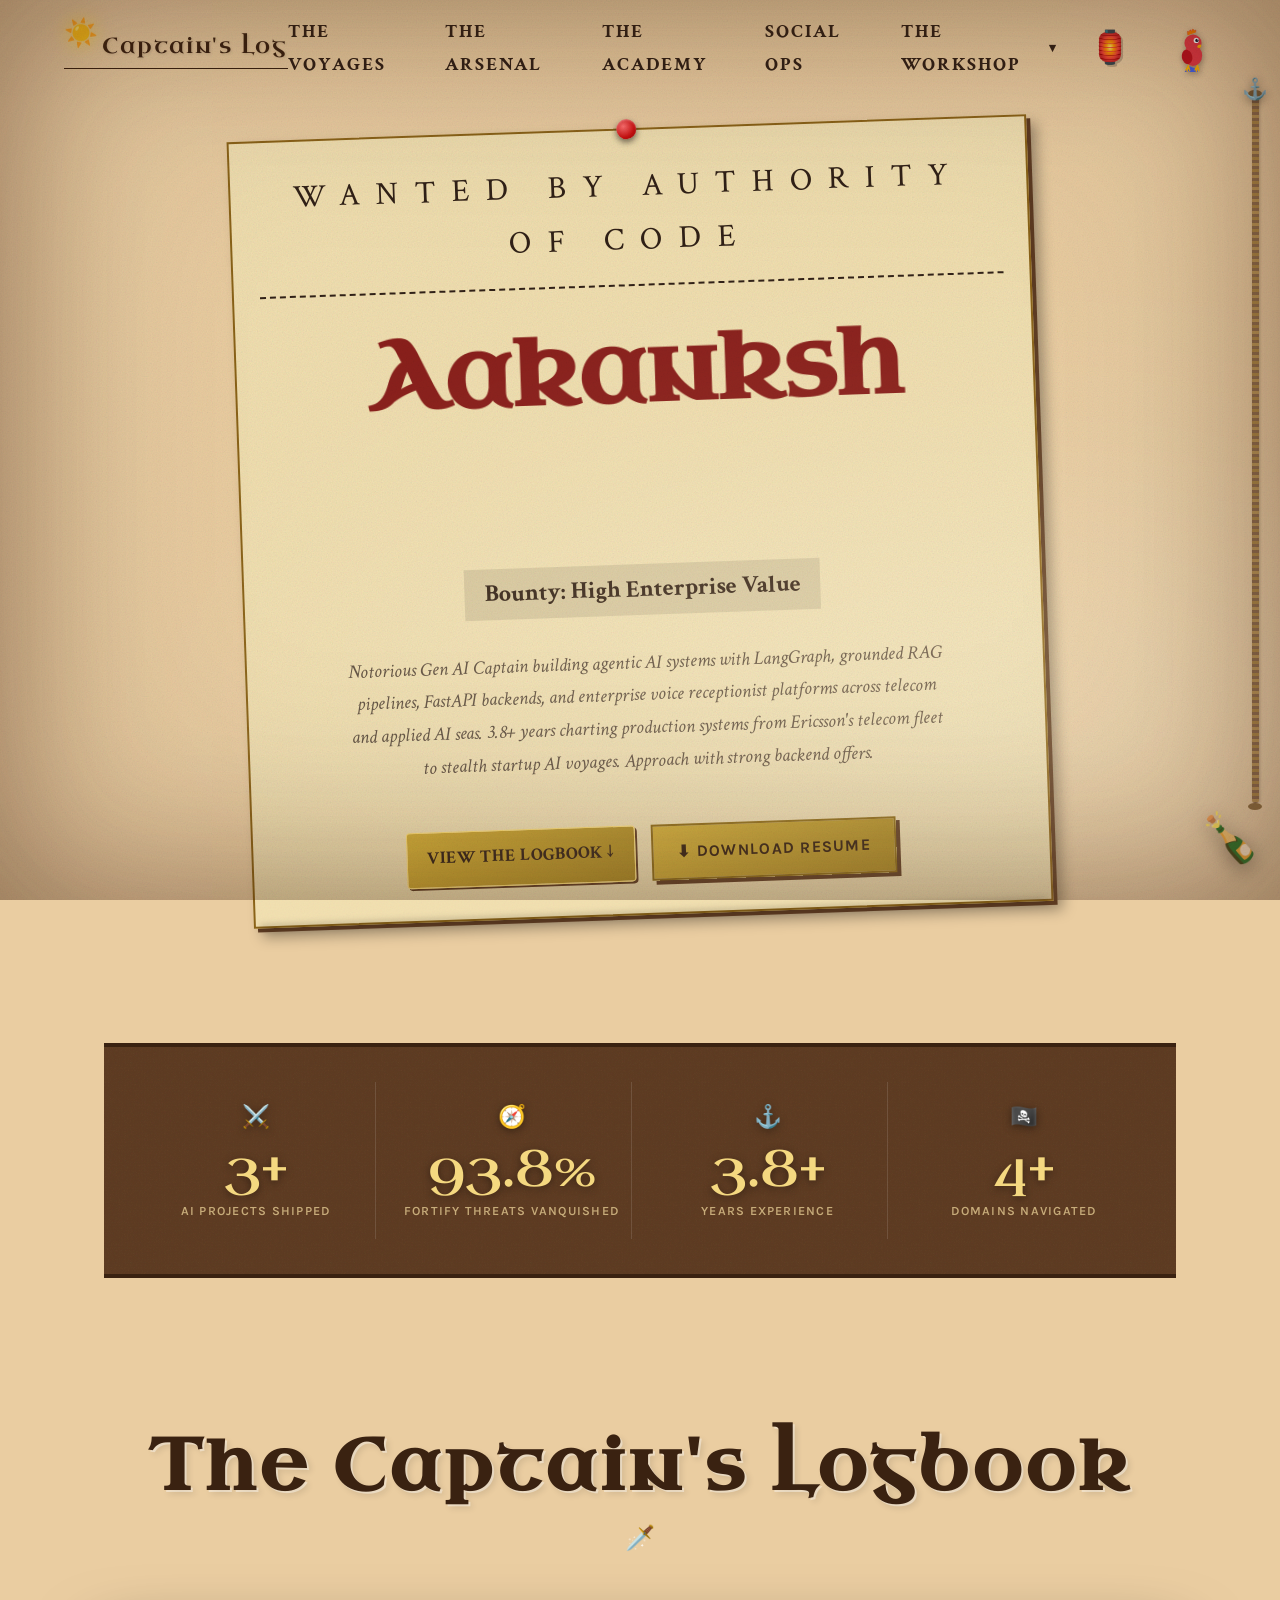
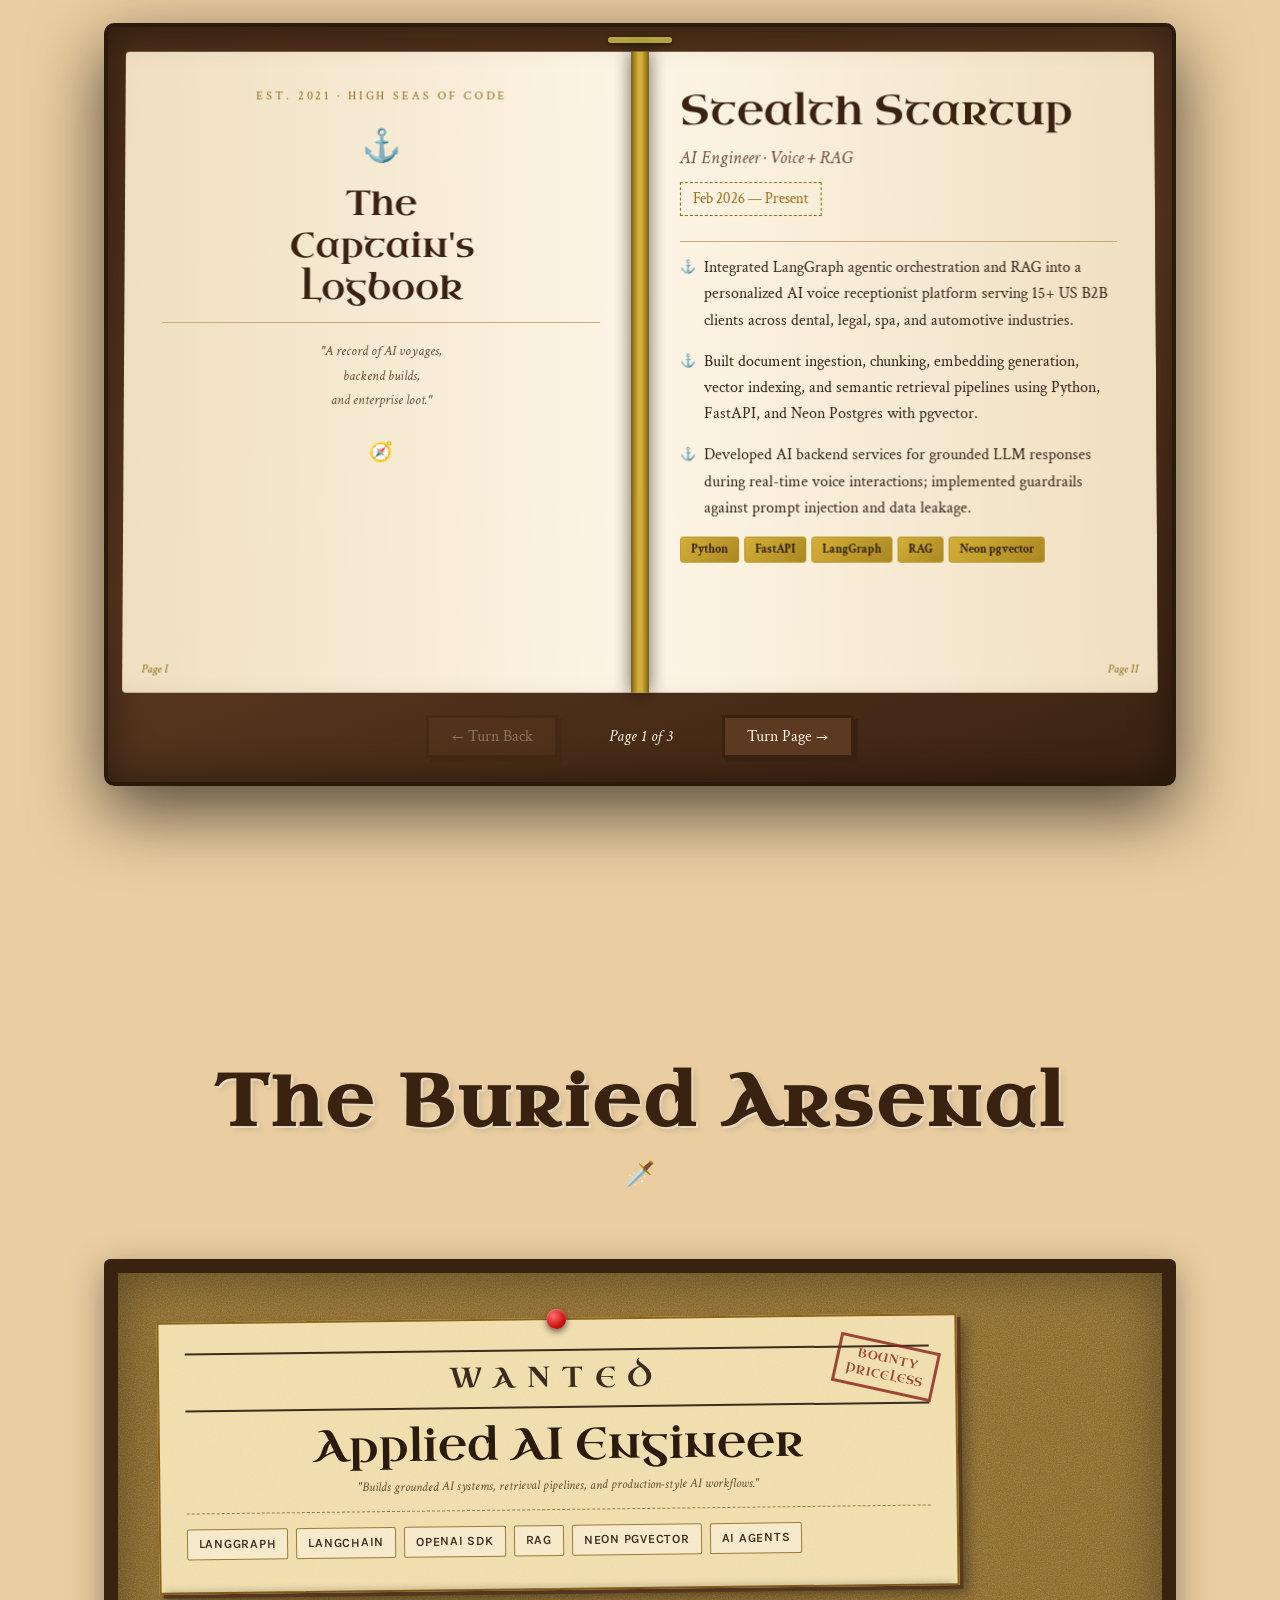
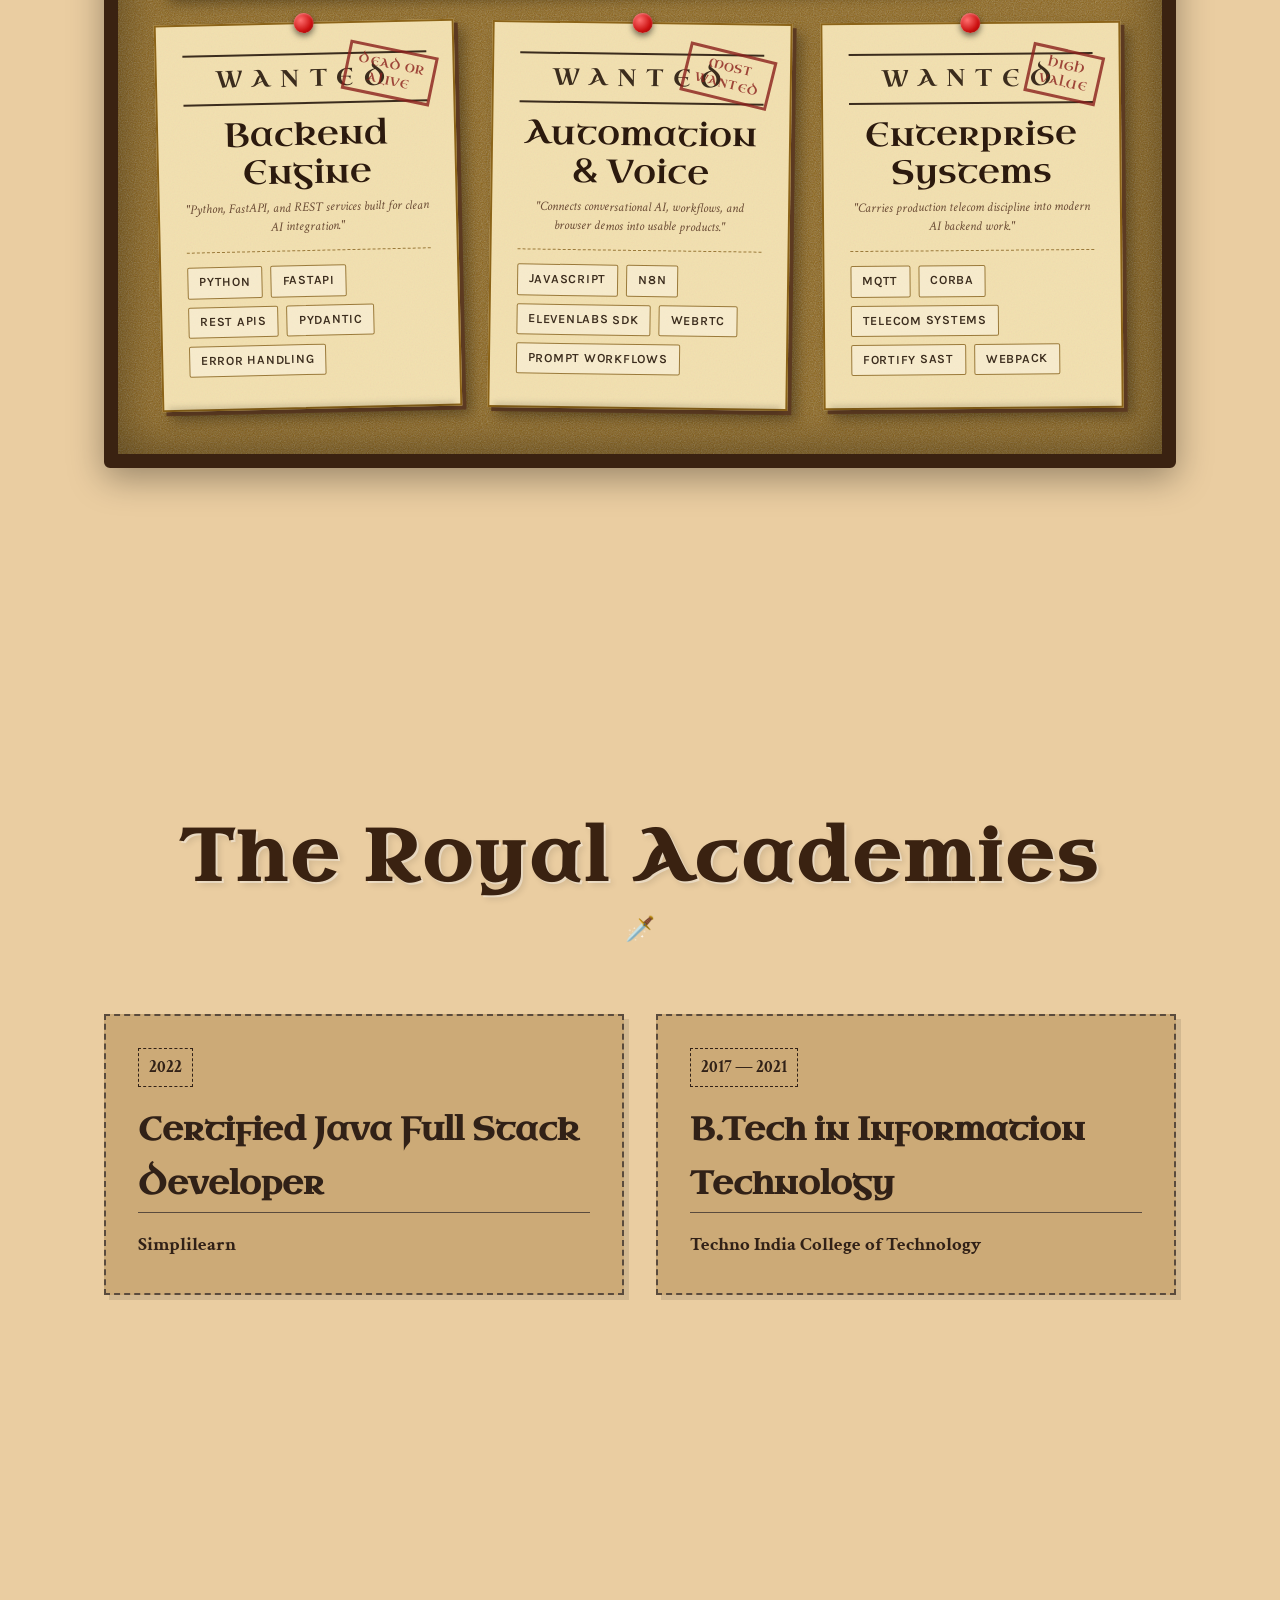
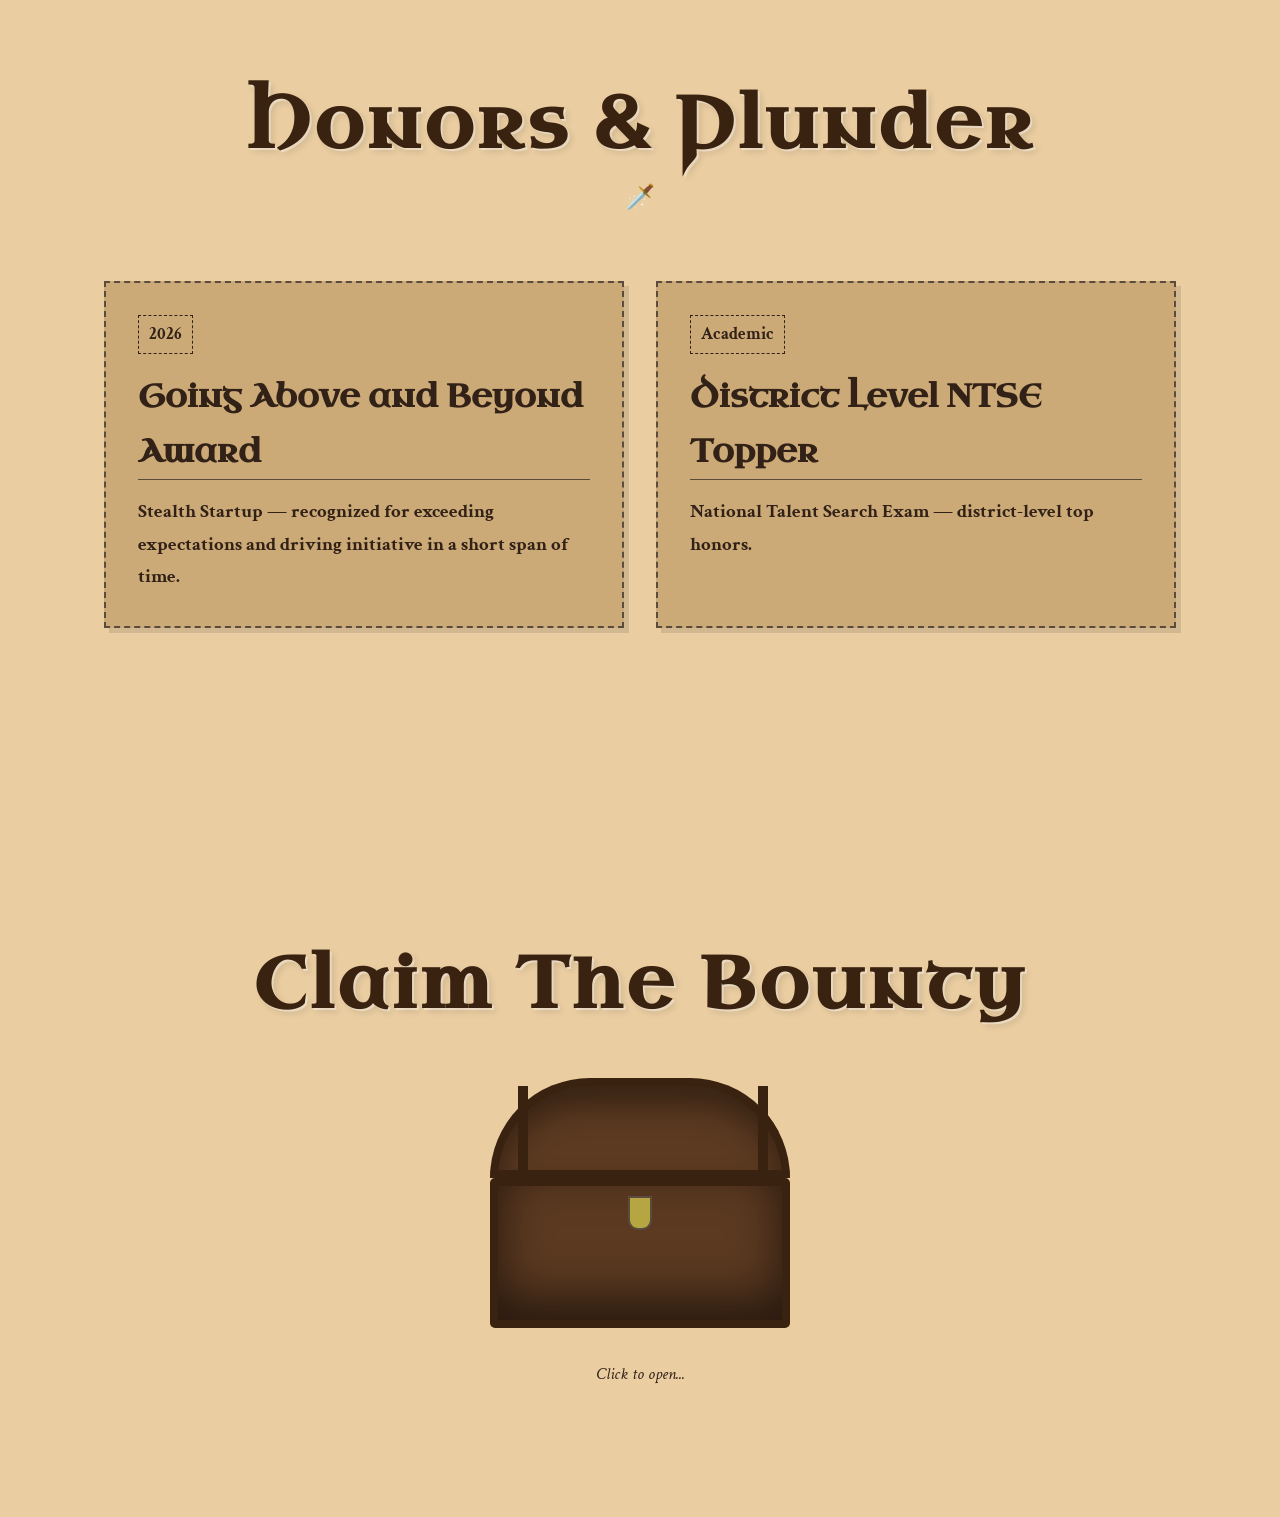
<file: index.html>
<!DOCTYPE html>
<html lang="en">

<head>
  <meta charset="UTF-8">
  <meta name="viewport" content="width=device-width, initial-scale=1.0">
  <title>Captain Aakanksha's Log</title>

  <link
    href="https://fonts.googleapis.com/css2?family=Crimson+Text:ital,wght@0,400;0,600;1,400;1,600&family=Karla:wght@300;400;500;700&family=Uncial+Antiqua&display=swap"
    rel="stylesheet">

  <style>
    /* =========================================================
       PIRATE THEME DESIGN SYSTEM (DAY)
       ========================================================= */
    :root {
      --parchment: #eacda1;
      --parchment-dark: #ccaa77;
      --wood: #5c3a21;
      --wood-dark: #3a2211;
      --ink: #312117;
      --ink-faded: #5a4b3d;
      --ocean-deep: #143542;
      --red-flag: #8a1f1b;
      --fog-color: rgba(234, 205, 161, 0.4);
      --font-display: 'Uncial Antiqua', cursive;
      --font-serif: 'Crimson Text', serif;
      --font-body: 'Karla', sans-serif;
    }

    /* PIRATE THEME DESIGN SYSTEM (NIGHT VOYAGE) */
    body.night-mode {
      --parchment: #0f172a;
      --parchment-dark: #1e293b;
      --wood: #1e1b4b;
      --wood-dark: #000000;
      --ink: #e2e8f0;
      --ink-faded: #94a3b8;
      --fog-color: rgba(255, 255, 255, 0.15);
      --red-flag: #38bdf8;
    }

    * {
      margin: 0;
      padding: 0;
      box-sizing: border-box;
    }

    body {
      background-color: var(--parchment);
      color: var(--ink);
      font-family: var(--font-body);
      font-size: 17px;
      line-height: 1.7;
      overflow-x: hidden;
      cursor: url("data:image/svg+xml;utf8,<svg xmlns='http://www.w3.org/2000/svg' width='32' height='32'><path d='M28,2 Q34,13 20,22 L2,31 Q11,23 15,15 Q17,5 28,2 Z' fill='white' opacity='0.5'/><path d='M28,2 Q34,13 20,22 L9,27 Q19,17 23,9 Z' fill='%23f5e8a0'/><path d='M28,2 Q17,4 15,15 Q11,23 9,27 L2,31 Q9,24 13,17 Q15,7 28,2 Z' fill='%23e8d070'/><line x1='28' y1='2' x2='2' y2='31' stroke='%235c3a21' stroke-width='1.3' stroke-linecap='round'/><path d='M2,31 L7,26 L3,29 Z' fill='%233a2211'/><line x1='24' y1='6' x2='29' y2='9' stroke='%235c3a21' stroke-width='0.7' opacity='0.55'/><line x1='21' y1='10' x2='27' y2='14' stroke='%235c3a21' stroke-width='0.7' opacity='0.55'/><line x1='17' y1='15' x2='23' y2='20' stroke='%235c3a21' stroke-width='0.7' opacity='0.55'/><line x1='24' y1='6' x2='20' y2='3' stroke='%235c3a21' stroke-width='0.7' opacity='0.55'/><line x1='21' y1='10' x2='17' y2='7' stroke='%235c3a21' stroke-width='0.7' opacity='0.55'/><line x1='17' y1='15' x2='13' y2='11' stroke='%235c3a21' stroke-width='0.7' opacity='0.55'/></svg>") 2 31, default;
      transition: background-color 2s ease, color 2s ease;
    }

    /* FEATURE 1: BURN-IN LOADING EFFECT */
    .burn-in-layer {
      position: fixed;
      top: 0;
      left: 0;
      width: 100vw;
      height: 100vh;
      background: #000;
      z-index: 999999;
      pointer-events: none;
      /* Using a radial gradient mask to burn a hole */
      mask-image: radial-gradient(circle, transparent 0%, black 0%);
      -webkit-mask-image: radial-gradient(circle, transparent 0%, black 0%);
      animation: burnReveal 2.5s cubic-bezier(0.8, 0, 0.2, 1) forwards;
    }

    @keyframes burnReveal {
      0% {
        -webkit-mask-image: radial-gradient(circle, transparent 0%, black 0%);
        mask-image: radial-gradient(circle, transparent 0%, black 0%);
      }

      20% {
        -webkit-mask-image: radial-gradient(circle, transparent 5%, black 6%);
        mask-image: radial-gradient(circle, transparent 5%, black 6%);
      }

      70% {
        -webkit-mask-image: radial-gradient(circle, transparent 100%, black 150%);
        mask-image: radial-gradient(circle, transparent 100%, black 150%);
      }

      100% {
        -webkit-mask-image: radial-gradient(circle, transparent 200%, black 300%);
        mask-image: radial-gradient(circle, transparent 200%, black 300%);
        opacity: 0;
        display: none;
      }
    }

    .burn-flames {
      position: absolute;
      width: 100%;
      height: 100%;
      background: radial-gradient(circle, transparent 0%, #ff5e00 5%, #8a1f1b 10%, black 15%);
      mix-blend-mode: color-dodge;
      animation: burnFlames 2s forwards;
    }

    @keyframes burnFlames {
      0% {
        transform: scale(0);
        opacity: 1;
      }

      100% {
        transform: scale(30);
        opacity: 0;
      }
    }

    /* GLOBAL TEXTURE OVERLAY */
    .texture-overlay {
      position: fixed;
      top: 0;
      left: 0;
      width: 100vw;
      height: 100vh;
      pointer-events: none;
      z-index: 1000;
      opacity: 0.6;
      mix-blend-mode: multiply;
      transition: opacity 2s;
    }

    body.night-mode .texture-overlay {
      opacity: 0.2;
    }

    .vignette {
      position: fixed;
      top: 0;
      left: 0;
      width: 100vw;
      height: 100vh;
      pointer-events: none;
      z-index: 999;
      box-shadow: inset 0 0 150px rgba(71, 35, 12, 0.4), inset 0 0 300px rgba(45, 17, 3, 0.2);
    }

    body.night-mode .vignette {
      box-shadow: inset 0 0 200px rgba(0, 0, 0, 0.9);
    }

    /* FEATURE 2: CONSTELLATION CANVAS */
    #starCanvas {
      position: fixed;
      top: 0;
      left: 0;
      width: 100vw;
      height: 100vh;
      z-index: 1;
      pointer-events: none;
      opacity: 0;
      transition: opacity 2s ease;
    }

    body.night-mode #starCanvas {
      opacity: 1;
    }


    /* ROLLING FOG */
    .fog-container {
      position: fixed;
      top: 0;
      left: 0;
      width: 100vw;
      height: 100vh;
      pointer-events: none;
      z-index: 40;
      overflow: hidden;
      opacity: 0.5;
      mix-blend-mode: screen;
    }

    .fog-layer {
      position: absolute;
      bottom: -20vh;
      width: 300vw;
      height: 80vh;
      background: radial-gradient(ellipse at center, var(--fog-color) 0%, transparent 60%);
      background-size: 50% 100%;
      background-repeat: repeat-x;
      animation: fogPan 60s linear infinite;
      filter: blur(20px);
      transition: background 2s;
    }

    .fog-layer.two {
      bottom: -10vh;
      animation: fogPan 40s linear infinite reverse;
      opacity: 0.7;
      transform: scaleY(1.2);
    }

    @keyframes fogPan {
      0% {
        transform: translateX(0);
      }

      100% {
        transform: translateX(-50vw);
      }
    }

    /* NAVIGATION */
    nav {
      position: fixed;
      top: 0;
      width: 100%;
      padding: 1rem 5%;
      z-index: 100;
      display: flex;
      justify-content: space-between;
      align-items: center;
      background: linear-gradient(to bottom, var(--parchment), transparent);
      transition: background 2s;
    }

    .logo {
      font-family: var(--font-display);
      font-size: 1.35rem;
      color: var(--wood-dark);
      text-shadow: 1px 1px 3px rgba(0, 0, 0, 0.15);
      letter-spacing: 0.08em;
      padding-bottom: 4px;
      padding-left: 2.4rem;
      border-bottom: 1.5px solid var(--wood-dark);
      transition: color 2s, border-color 2s;
      white-space: nowrap;
    }

    body.night-mode .logo {
      color: #fdf5e6;
      border-bottom-color: rgba(253,245,230,0.4);
      text-shadow: 0 0 8px rgba(255, 255, 255, 0.3);
    }

    .nav-links {
      display: flex;
      gap: 2rem;
      align-items: center;
    }

    .nav-links a {
      font-family: var(--font-serif);
      font-size: 1.2rem;
      font-weight: bold;
      color: var(--ink);
      text-decoration: none;
      text-transform: uppercase;
      letter-spacing: 2px;
      position: relative;
      transition: color 0.3s;
    }

    .nav-links a:hover {
      color: var(--red-flag);
    }

    /* WORKSHOP DROPDOWN */
    .nav-dropdown { position: relative; }
    /* Bridge the gap between trigger and menu so hover doesn't break */
    .nav-dropdown::after { content: ''; position: absolute; top: 100%; left: -12px; right: -12px; height: 1.2rem; z-index: 499; }
    .dropdown-trigger {
      font-family: var(--font-serif); font-size: 1.2rem; font-weight: bold;
      color: var(--ink); text-transform: uppercase; letter-spacing: 2px;
      display: flex; align-items: center; gap: .3em;
      cursor: pointer; transition: color .3s; user-select: none;
    }
    .nav-dropdown:hover .dropdown-trigger,
    .nav-dropdown.open .dropdown-trigger { color: var(--red-flag); }
    .caret { font-size: .7em; transition: transform .25s; display: inline-block; }
    .nav-dropdown:hover .caret,
    .nav-dropdown.open .caret { transform: rotate(180deg); }
    .dropdown-menu {
      position: absolute; top: calc(100% + 1rem); right: 0;
      min-width: 240px; background: var(--parchment);
      border: 2px solid var(--wood-dark);
      box-shadow: 4px 4px 0 rgba(0,0,0,.15);
      display: flex; flex-direction: column;
      opacity: 0; pointer-events: none; transform: translateY(-8px);
      transition: opacity .2s, transform .2s; z-index: 500;
    }
    .nav-dropdown:hover .dropdown-menu,
    .nav-dropdown.open .dropdown-menu { opacity: 1; pointer-events: all; transform: translateY(0); }
    .dropdown-section-label {
      font-family: var(--font-display); font-size: .7rem; letter-spacing: .2em;
      text-transform: uppercase; color: var(--ink-faded); padding: .5rem 1.2rem .2rem;
    }
    .dropdown-menu a {
      font-family: var(--font-serif); font-size: 1.05rem; color: var(--ink);
      text-decoration: none; padding: .6rem 1.2rem;
      border-bottom: 1px solid rgba(90,75,61,.2); white-space: nowrap;
      transition: background .15s, color .15s; letter-spacing: .05em;
    }
    .dropdown-menu a:last-child { border-bottom: none; }
    .dropdown-menu a:hover { background: var(--wood); color: var(--parchment); }
    .dd-divider { height: 1px; background: var(--parchment-dark); margin: 0; }
    body.night-mode .dropdown-menu { background: var(--parchment-dark); border-color: var(--ink-faded); }
    body.night-mode .dropdown-menu a { color: var(--ink); border-bottom-color: rgba(255,255,255,.1); }
    body.night-mode .dropdown-menu a:hover { background: var(--wood); color: #fdf5e6; }

    .lantern-toggle {
      font-size: 2rem;
      cursor: pointer;
      color: var(--wood-dark);
      transition: transform 1s, filter 0.3s, color 2s;
      filter: drop-shadow(2px 2px 0px rgba(0, 0, 0, 0.2));
    }

    .lantern-toggle:hover {
      filter: drop-shadow(0 0 10px #ffdf73);
    }

    body.night-mode .lantern-toggle {
      text-shadow: 0 0 20px #ffdf73;
    }

    /* LAYOUT EXTRAS */
    main {
      position: relative;
      z-index: 10;
      padding: 0 5%;
      max-width: 1200px;
      margin: 0 auto;
    }

    section {
      padding: 8rem 0;
      min-height: 100vh;
      display: flex;
      flex-direction: column;
      justify-content: center;
    }

    .section-header {
      text-align: center;
      margin-bottom: 4rem;
      position: relative;
    }

    .section-title {
      font-family: var(--font-display);
      font-size: 4.5rem;
      color: var(--wood-dark);
      text-shadow: 2px 2px 0 rgba(255, 255, 255, 0.4), 4px 4px 6px rgba(0, 0, 0, 0.1);
      letter-spacing: 4px;
      transition: color 2s, text-shadow 2s;
    }

    body.night-mode .section-title {
      color: #e0e7ff;
      text-shadow: 0 0 20px rgba(165, 180, 252, 0.5);
    }

    .section-header::after {
      content: '🗡️';
      display: block;
      font-size: 1.5rem;
      margin-top: -10px;
      color: var(--ink);
    }

    /* WANTED POSTER */
    .hero {
      align-items: center;
      text-align: center;
    }

    .wanted-poster {
      background: var(--parchment);
      border: 4px solid var(--wood-dark);
      box-shadow: 15px 15px 0px rgba(0, 0, 0, 0.1), inset 0 0 50px rgba(0, 0, 0, 0.4);
      padding: 4rem;
      max-width: 800px;
      position: relative;
      transform: rotate(-2deg);
      transition: transform 0.3s, background 2s, border-color 2s;
    }

    .wanted-poster:hover {
      transform: rotate(0deg) scale(1.02);
    }

    .wanted-header {
      font-family: var(--font-serif);
      font-size: 2rem;
      letter-spacing: 0.5em;
      text-transform: uppercase;
      border-bottom: 2px dashed var(--ink);
      padding-bottom: 1rem;
      margin-bottom: 2rem;
      transition: border-color 2s;
    }

    .wanted-name {
      font-family: var(--font-display);
      font-size: clamp(4rem, 8vw, 6rem);
      color: var(--red-flag);
      line-height: 1;
      margin-bottom: 1rem;
      transition: color 2s;
    }

    .wanted-bounty {
      font-family: var(--font-serif);
      font-size: 1.5rem;
      font-weight: bold;
      margin-bottom: 2rem;
      background: rgba(0, 0, 0, 0.1);
      display: inline-block;
      padding: 5px 20px;
    }

    .wanted-bio {
      font-size: 1.2rem;
      color: var(--ink-faded);
      margin-bottom: 3rem;
      max-width: 600px;
      margin-inline: auto;
      font-family: var(--font-serif);
      font-style: italic;
      transition: color 2s;
    }

    /* WOODEN PLANKS */
    .plank-card {
      background: var(--wood);
      background-image: repeating-linear-gradient(0deg, rgba(0, 0, 0, 0.15) 0px, rgba(0, 0, 0, 0.15) 2px, transparent 2px, transparent 30px);
      color: #fdf5e6;
      border: 6px solid var(--wood-dark);
      border-radius: 8px;
      box-shadow: 10px 10px 20px rgba(0, 0, 0, 0.3), inset 0 0 20px rgba(0, 0, 0, 0.8);
      padding: 2.5rem;
      margin-bottom: 2rem;
      position: relative;
      transition: transform 0.3s, box-shadow 0.3s, background 2s, border-color 2s;
    }

    .plank-card:hover {
      transform: translateY(-5px) scale(1.02);
      box-shadow: 15px 15px 30px rgba(0, 0, 0, 0.6);
    }

    .plank-title {
      font-family: var(--font-display);
      font-size: 2.5rem;
      color: #e9c48b;
      letter-spacing: 2px;
    }

    body.night-mode .plank-title {
      color: #fde047;
    }

    .plank-subtitle {
      font-family: var(--font-serif);
      font-size: 1.2rem;
      color: #b89874;
      margin-bottom: 1rem;
      font-style: italic;
    }

    .plank-date {
      font-family: var(--font-serif);
      font-weight: bold;
      padding: 4px 10px;
      border: 1px dashed #b89874;
      display: inline-block;
      margin-bottom: 1rem;
    }

    .plank-list {
      list-style: none;
      display: flex;
      flex-direction: column;
      gap: 1rem;
    }

    .plank-list li {
      position: relative;
      padding-left: 2rem;
      font-size: 1.05rem;
    }

    .plank-list li::before {
      content: '🏴';
      position: absolute;
      left: 0;
      top: 0;
      font-size: 1.2rem;
    }

    /* FEATURE 3: IRON CANNONBALLS (PHYSICS) */
    .loot-container {
      display: flex;
      flex-wrap: wrap;
      gap: 0.8rem;
      margin-top: 1.5rem;
      justify-content: flex-start;
    }

    .cannonball {
      display: inline-flex;
      align-items: center;
      justify-content: center;
      width: 70px;
      height: 70px;
      border-radius: 50%;
      background: radial-gradient(circle at 30% 30%, #555 0%, #222 60%, #0a0a0a 100%);
      color: #ccc;
      font-family: var(--font-body);
      font-weight: bold;
      font-size: 0.75rem;
      text-align: center;
      box-shadow: inset -5px -5px 10px rgba(0, 0, 0, 0.8), inset 2px 2px 5px rgba(255, 255, 255, 0.2), 10px 10px 15px rgba(0, 0, 0, 0.6);
      transition: transform 0.3s cubic-bezier(0.175, 0.885, 0.32, 1.275), box-shadow 0.3s;
      user-select: none;
      z-index: 5;
    }

    body.night-mode .cannonball {
      box-shadow: inset -5px -5px 10px rgba(0, 0, 0, 0.8), inset 2px 2px 5px rgba(165, 180, 252, 0.3), 10px 10px 15px rgba(0, 0, 0, 0.8);
      color: #fff;
    }

    .cannonball.repelled {
      /* JS handles transform, but CSS gives it the smooth roll */
      transition: transform 0.1s linear, box-shadow 0.1s;
    }

    .loot-tag {
      /* Fallback for ones we don't want as cannonballs like URL buttons */
      background: linear-gradient(135deg, #d4af37, #aa8822);
      color: #312117;
      font-family: var(--font-serif);
      font-weight: bold;
      padding: 5px 15px;
      border-radius: 4px;
      box-shadow: 2px 2px 0 #5c3a21;
      border: 1px solid #ffdf73;
      text-transform: uppercase;
      font-size: 0.9rem;
    }

    .treasure-grid {
      display: grid;
      grid-template-columns: repeat(auto-fit, minmax(300px, 1fr));
      gap: 2rem;
    }

    .treasure-map {
      background: var(--parchment-dark);
      border: 2px dashed var(--ink-faded);
      padding: 2rem;
      position: relative;
      box-shadow: 5px 5px 0px rgba(0, 0, 0, 0.1);
      transition: background 2s;
    }

    .treasure-title {
      font-family: var(--font-display);
      font-size: 2rem;
      margin-bottom: 1rem;
      border-bottom: 1px solid var(--ink-faded);
    }

    /* ── WANTED POSTER ARSENAL ───────────────────────────────────── */
    .arsenal-corkboard {
      background: #8b6318;
      background-image: url("data:image/svg+xml,%3Csvg xmlns='http://www.w3.org/2000/svg' width='200' height='200'%3E%3Cfilter id='n'%3E%3CfeTurbulence type='fractalNoise' baseFrequency='0.85' numOctaves='4' stitchTiles='stitch'/%3E%3CfeColorMatrix type='saturate' values='0.2'/%3E%3C/filter%3E%3Crect width='100%25' height='100%25' filter='url(%23n)' opacity='0.4'/%3E%3C/svg%3E");
      padding: 2.8rem 2.5rem;
      border-radius: 6px;
      border: 14px solid var(--wood-dark);
      box-shadow: inset 0 0 50px rgba(0,0,0,0.4), 0 10px 35px rgba(0,0,0,0.35);
      display: grid;
      grid-template-columns: repeat(3, 1fr);
      gap: 2rem;
    }

    .wanted-poster {
      background: #f2e0b0;
      background-image: url("data:image/svg+xml,%3Csvg xmlns='http://www.w3.org/2000/svg' width='300' height='300'%3E%3Cfilter id='p'%3E%3CfeTurbulence type='fractalNoise' baseFrequency='0.65' numOctaves='3' stitchTiles='stitch'/%3E%3CfeColorMatrix type='matrix' values='1 0 0 0 0 0 0.9 0 0 0 0 0 0.7 0 0 0 0 0 0.07 0'/%3E%3C/filter%3E%3Crect width='100%25' height='100%25' filter='url(%23p)'/%3E%3C/svg%3E");
      position: relative;
      padding: 1.8rem 1.6rem 2rem;
      border: 2px solid #8b6318;
      box-shadow: 4px 4px 0 #5c3a21, 9px 9px 14px rgba(0,0,0,0.35);
      transition: transform 0.3s ease, box-shadow 0.3s ease, z-index 0s;
    }

    .wanted-poster:nth-child(1) { transform: rotate(-0.7deg); grid-column: 1 / -1; }
    .wanted-poster:nth-child(2) { transform: rotate(-1.3deg); }
    .wanted-poster:nth-child(3) { transform: rotate(0.8deg); }
    .wanted-poster:nth-child(4) { transform: rotate(-0.5deg); }

    .wanted-poster:hover {
      transform: rotate(0deg) scale(1.025) !important;
      box-shadow: 6px 6px 0 #5c3a21, 14px 14px 22px rgba(0,0,0,0.4);
      z-index: 10;
    }

    /* Push-pin */
    .wanted-poster::before {
      content: '';
      position: absolute;
      top: -11px;
      left: 50%;
      transform: translateX(-50%);
      width: 20px; height: 20px;
      background: radial-gradient(circle at 35% 35%, #ff7070, #cc1111 60%, #880000);
      border-radius: 50%;
      box-shadow: 0 3px 6px rgba(0,0,0,0.55), inset 0 1px 2px rgba(255,210,210,0.45);
      z-index: 10;
    }

    /* Torn-edge shadow at bottom */
    .wanted-poster::after {
      content: '';
      position: absolute;
      bottom: -4px; left: 4px; right: 4px; height: 6px;
      background: rgba(0,0,0,0.18);
      filter: blur(3px);
      border-radius: 0 0 4px 4px;
    }

    .poster-heading-bar {
      text-align: center;
      border-top: 2.5px solid #3b2c1d;
      border-bottom: 2.5px solid #3b2c1d;
      padding: 3px 0;
      margin-bottom: 0.7rem;
      font-family: var(--font-display);
      font-size: 1.5rem;
      letter-spacing: 0.4em;
      color: #3b2c1d;
    }

    .poster-featured .poster-heading-bar { font-size: 1.8rem; }

    .poster-name {
      font-family: var(--font-display);
      font-size: 2.1rem;
      text-align: center;
      color: #2c1a0e;
      line-height: 1.15;
      margin-bottom: 0.35rem;
    }

    .poster-featured .poster-name { font-size: 2.8rem; }

    .poster-desc {
      font-family: var(--font-serif);
      font-style: italic;
      font-size: 0.82rem;
      text-align: center;
      color: #6b4c35;
      margin-bottom: 0;
      line-height: 1.45;
    }

    .poster-stamp {
      position: absolute;
      top: 1.6rem;
      right: 1.1rem;
      font-family: var(--font-display);
      font-size: 0.75rem;
      color: var(--red-flag);
      border: 3px solid var(--red-flag);
      padding: 5px 9px;
      transform: rotate(13deg);
      opacity: 0.8;
      letter-spacing: 0.04em;
      text-align: center;
      line-height: 1.4;
      text-transform: uppercase;
    }

    .poster-divider {
      border: none;
      border-top: 1px dashed #9b7a3a;
      margin: 0.9rem 0;
    }

    /* Powder keg bars */
    .keg-list {
      list-style: none;
      display: flex;
      flex-direction: column;
      gap: 0.75rem;
    }

    .poster-featured .keg-list {
      display: grid;
      grid-template-columns: 1fr 1fr;
      gap: 0.75rem 2.5rem;
    }

    .keg-item { display: flex; flex-direction: column; gap: 0.22rem; }

    .keg-label {
      font-family: var(--font-body);
      font-size: 0.72rem;
      font-weight: 700;
      text-transform: uppercase;
      letter-spacing: 0.06em;
      color: #3b2c1d;
      display: flex;
      justify-content: space-between;
    }

    .keg-label span {
      font-weight: 400;
      font-style: italic;
      opacity: 0.6;
      text-transform: none;
    }

    .keg-track {
      height: 18px;
      background: #c8913a;
      border-radius: 9px;
      border: 2px solid #7a4a18;
      position: relative;
      overflow: hidden;
      box-shadow: inset 0 2px 5px rgba(0,0,0,0.35), inset 0 -1px 3px rgba(255,210,120,0.2);
    }

    /* Barrel hoops */
    .keg-track-inner {
      position: absolute;
      inset: 0;
      border-radius: 7px;
      overflow: hidden;
    }

    .keg-track-inner::before,
    .keg-track-inner::after {
      content: '';
      position: absolute;
      top: 0; bottom: 0;
      width: 5px;
      background: rgba(60,30,8,0.55);
      z-index: 3;
    }
    .keg-track-inner::before { left: 27%; }
    .keg-track-inner::after  { left: 63%; }

    .keg-fill {
      height: 100%;
      width: 0%;
      background: linear-gradient(90deg, #9b2206 0%, #c83a10 35%, #e05a20 70%, #f07030 100%);
      border-radius: 7px;
      transition: width 1.4s cubic-bezier(0.4, 0, 0.2, 1);
      position: relative;
      overflow: hidden;
    }

    .keg-fill::after {
      content: '';
      position: absolute;
      top: 3px;
      left: 6%; right: 6%;
      height: 3px;
      background: rgba(255,255,255,0.22);
      border-radius: 2px;
    }

    body.night-mode .wanted-poster {
      background: #2a1f10;
      background-image: none;
      border-color: #5c3a21;
      box-shadow: 4px 4px 0 #000, 9px 9px 14px rgba(0,0,0,0.6);
    }
    body.night-mode .poster-heading-bar,
    body.night-mode .poster-name { color: #e2c98a; }
    body.night-mode .poster-desc,
    body.night-mode .keg-label   { color: #b8966a; }
    body.night-mode .keg-label   { color: #d4b47a; }
    body.night-mode .poster-divider { border-top-color: #5c3a21; }
    body.night-mode .keg-track   { background: #5c3a21; border-color: #3a2211; }
    body.night-mode .arsenal-corkboard { background: #1a0e04; border-color: #000; }

    /* Skill tags replacing keg bars */
    .poster-skills {
      display: flex;
      flex-wrap: wrap;
      gap: 0.5rem;
      margin-top: 0.2rem;
    }

    .poster-skill-tag {
      font-family: var(--font-body);
      font-size: 0.78rem;
      font-weight: 600;
      text-transform: uppercase;
      letter-spacing: 0.06em;
      color: #3b2c1d;
      background: rgba(255, 255, 255, 0.35);
      border: 1.5px solid #9b7a3a;
      padding: 4px 11px;
      border-radius: 2px;
      transition: background 0.2s, transform 0.2s;
    }

    .poster-skill-tag:hover {
      background: rgba(139, 99, 24, 0.18);
      transform: translateY(-1px);
    }

    body.night-mode .poster-skill-tag {
      color: #e2c98a;
      border-color: #5c3a21;
      background: rgba(255, 255, 255, 0.05);
    }

    /* TREASURE CHEST CONTACT */
    .treasure-chest-wrapper {
      position: relative;
      width: 300px;
      height: 250px;
      margin: 0 auto;
      perspective: 1000px;
      cursor: pointer;
    }

    .chest-base {
      position: absolute;
      bottom: 0;
      width: 100%;
      height: 150px;
      background: url('https://www.transparenttextures.com/patterns/wood-pattern.png') var(--wood);
      border: 8px solid var(--wood-dark);
      border-radius: 5px;
      box-shadow: inset 0 -20px 50px rgba(0, 0, 0, 0.6);
      display: flex;
      justify-content: center;
      align-items: center;
      z-index: 2;
      transition: background 2s, border-color 2s;
    }

    .chest-base::before {
      content: '';
      position: absolute;
      width: 20px;
      height: 30px;
      background: #b5a642;
      border: 2px solid #5a4b3d;
      top: 10px;
      border-radius: 0 0 10px 10px;
    }

    .chest-lid {
      position: absolute;
      bottom: 150px;
      width: 100%;
      height: 100px;
      background: url('https://www.transparenttextures.com/patterns/wood-pattern.png') var(--wood);
      border: 8px solid var(--wood-dark);
      border-radius: 100px 100px 0 0;
      transform-origin: bottom center;
      transition: transform 0.8s, background 2s, border-color 2s;
      z-index: 3;
      box-shadow: inset 0 20px 30px rgba(0, 0, 0, 0.4);
    }

    .chest-lid::after {
      content: '';
      position: absolute;
      width: 10px;
      height: 100%;
      background: var(--wood-dark);
      left: 20px;
      box-shadow: 240px 0 0 var(--wood-dark);
      transition: background 2s, box-shadow 2s;
    }

    .chest-glow {
      position: absolute;
      bottom: 100px;
      left: 50%;
      width: 0px;
      height: 0px;
      background: radial-gradient(circle, #ffdf73 0%, transparent 70%);
      transform: translateX(-50%);
      transition: width 0.8s, height 0.8s, opacity 0.8s;
      opacity: 0;
      z-index: 1;
      filter: blur(20px);
    }

    .chest-loot {
      position: absolute;
      bottom: 150px;
      left: 50%;
      transform: translateX(-50%) translateY(50px) scale(0);
      opacity: 0;
      z-index: 4;
      transition: all 0.6s cubic-bezier(0.175, 0.885, 0.32, 1.275);
      transition-delay: 0.2s;
    }

    .treasure-chest-wrapper.opened .chest-lid {
      transform: rotateX(110deg);
    }

    .treasure-chest-wrapper.opened .chest-glow {
      width: 400px;
      height: 400px;
      opacity: 0.8;
    }

    .treasure-chest-wrapper.opened .chest-loot {
      transform: translateX(-50%) translateY(-50px) scale(1);
      opacity: 1;
    }

    .loot-scroll {
      background: #fdf5e6;
      border: 2px solid var(--wood);
      padding: 2rem;
      border-radius: 2px;
      text-align: center;
      box-shadow: 5px 5px 0px rgba(0, 0, 0, 0.2);
      width: 250px;
    }

    .loot-scroll h3 {
      font-family: var(--font-display);
      font-size: 2rem;
      color: #8a1f1b;
      margin-bottom: 1rem;
    }

    .loot-scroll a {
      display: block;
      font-family: var(--font-serif);
      font-size: 1.2rem;
      font-weight: bold;
      color: #312117;
      text-decoration: none;
      margin: 10px 0;
      border-bottom: 1px dashed #5a4b3d;
    }

    /* FEATURE 4: MESSAGE IN A BOTTLE */
    .bottle-wrapper {
      position: fixed;
      bottom: 20px;
      right: 20px;
      z-index: 900;
      transition: transform 0.3s;
    }

    .bottle-trigger {
      font-size: 3rem;
      cursor: pointer;
      filter: drop-shadow(0 5px 10px rgba(0, 0, 0, 0.4));
      animation: bobbing 2s infinite alternate;
      transition: transform 0.3s;
    }

    .bottle-trigger:hover {
      transform: scale(1.1) rotate(15deg);
    }

    .bottle-modal {
      position: absolute;
      bottom: 80px;
      right: 0;
      width: 300px;
      background: var(--parchment);
      border: 2px dashed var(--ink);
      padding: 1.5rem;
      border-radius: 4px;
      box-shadow: 5px 5px 20px rgba(0, 0, 0, 0.5);
      transform-origin: bottom right;
      transform: scale(0);
      opacity: 0;
      transition: transform 0.5s cubic-bezier(0.175, 0.885, 0.32, 1.275), opacity 0.3s;
    }

    .bottle-wrapper.open .bottle-modal {
      transform: scale(1);
      opacity: 1;
      pointer-events: all;
    }

    .bottle-wrapper.open .bottle-trigger {
      animation: none;
      transform: rotate(90deg);
      filter: blur(2px);
    }

    .bottle-wrapper.sent {
      animation: sailAway 3s forwards;
      pointer-events: none;
    }

    @keyframes sailAway {
      0% {
        transform: translate(0, 0) scale(1) rotate(90deg);
        opacity: 1;
      }

      100% {
        transform: translate(200px, 100px) scale(0.2) rotate(120deg);
        opacity: 0;
      }
    }

    .bottle-modal h4 {
      font-family: var(--font-serif);
      font-size: 1.5rem;
      color: var(--wood-dark);
      margin-bottom: 10px;
    }

    .bottle-modal textarea {
      width: 100%;
      height: 100px;
      background: rgba(0, 0, 0, 0.05);
      border: 1px solid var(--ink-faded);
      padding: 10px;
      font-family: var(--font-body);
      resize: none;
      margin-bottom: 10px;
    }

    .bottle-send {
      background: var(--red-flag);
      color: #fff;
      border: none;
      padding: 10px 20px;
      font-family: var(--font-serif);
      font-weight: bold;
      cursor: pointer;
      width: 100%;
      transition: background 0.3s;
    }

    .bottle-send:hover {
      background: #5c110e;
    }


    /* PARROT COMPANION */
    .parrot-wrapper {
      position: relative;
      display: flex;
      align-items: center;
      cursor: pointer;
      margin-left: 0.5rem;
    }
    .parrot-svg {
      width: 46px;
      height: 46px;
      animation: parrotBob 1.8s ease-in-out infinite alternate;
      filter: drop-shadow(1px 2px 3px rgba(0,0,0,0.35));
    }
    @keyframes parrotBob {
      0%   { transform: rotate(-6deg) translateY(0px); }
      100% { transform: rotate(6deg)  translateY(-6px); }
    }
    .parrot-wrapper.squawking .parrot-svg {
      animation: parrotSquawk 0.15s ease-in-out 4 alternate;
    }
    @keyframes parrotSquawk {
      0%   { transform: scale(1)    rotate(-8deg); }
      100% { transform: scale(1.25) rotate(8deg);  }
    }
    .parrot-bubble {
      position: fixed;
      top: 70px;
      right: 80px;
      background: #fdf5e6;
      border: 2px solid var(--wood-dark);
      border-radius: 12px;
      padding: 10px 18px;
      font-family: var(--font-serif);
      font-size: 1rem;
      line-height: 1.5;
      color: var(--ink);
      box-shadow: 3px 3px 0 rgba(0,0,0,0.25);
      transform-origin: top right;
      transform: scale(0);
      opacity: 0;
      transition: transform 0.35s cubic-bezier(0.175,0.885,0.32,1.275), opacity 0.25s;
      z-index: 200;
      width: 280px;
      text-align: center;
      white-space: normal;
      pointer-events: none;
    }
    body.night-mode .parrot-bubble {
      color: #312117;
    }
    .parrot-bubble::after {
      content: '';
      position: absolute;
      top: -10px;
      right: 20px;
      border: 6px solid transparent;
      border-bottom-color: var(--wood-dark);
    }
    .parrot-wrapper.squawking .parrot-bubble {
      transform: scale(1);
      opacity: 1;
    }

    /* 3D SHIP'S LOGBOOK */
    .logbook-desk {
      background: linear-gradient(160deg, #4a2d18 0%, #5c3a21 50%, #3a2211 100%);
      border: 4px solid #2a1a0a;
      border-radius: 10px;
      padding: 1.5rem 1rem 1.5rem;
      box-shadow: 0 25px 70px rgba(0,0,0,0.65), inset 0 0 40px rgba(0,0,0,0.45);
      position: relative;
    }
    .logbook-desk::before {
      content: '';
      position: absolute;
      top: 10px; left: 50%;
      transform: translateX(-50%);
      width: 64px; height: 6px;
      background: #b5a642;
      border-radius: 4px;
      box-shadow: 0 2px 6px rgba(0,0,0,0.5);
    }
    .logbook-scene {
      perspective: 3000px;
      perspective-origin: 50% 20%;
    }
    .logbook {
      width: 100%;
      max-width: 100%;
      margin: 0 auto;
      height: 640px;
      position: relative;
      transform-style: preserve-3d;
      transform: rotateX(2deg);
    }
    .logbook.is-flipping { pointer-events: none; }
    .book-spread {
      position: absolute;
      inset: 0;
      display: flex;
      opacity: 0;
      pointer-events: none;
      transition: opacity 0.05s;
    }
    .book-spread.active {
      opacity: 1;
      pointer-events: all;
    }
    .book-page {
      width: 50%;
      height: 100%;
      background: #fdf5e6;
      padding: 2.2rem 2.4rem 3rem;
      overflow-y: auto;
      position: relative;
      scrollbar-width: thin;
      scrollbar-color: #c8a87a transparent;
    }
    .book-page::-webkit-scrollbar { width: 4px; }
    .book-page::-webkit-scrollbar-thumb { background: #c8a87a; border-radius: 2px; }
    .book-page.left-page {
      border-right: 2px solid #c8a87a;
      border-radius: 4px 0 0 4px;
      background: linear-gradient(to right, #f0dfc0, #fdf5e6);
      box-shadow: inset -8px 0 20px rgba(0,0,0,0.06);
    }
    .book-page.right-page {
      border-left: 2px solid #c8a87a;
      border-radius: 0 4px 4px 0;
      background: linear-gradient(to left, #f0dfc0, #fdf5e6);
      box-shadow: inset 8px 0 20px rgba(0,0,0,0.06);
    }
    .book-spine {
      position: absolute;
      left: 50%; top: 0;
      transform: translateX(-50%);
      width: 18px; height: 100%;
      background: linear-gradient(to right, #7a5c14, #d4af37 40%, #d4af37 60%, #7a5c14);
      z-index: 10;
      box-shadow: 0 0 18px rgba(0,0,0,0.55);
      pointer-events: none;
    }
    /* Page flipper */
    #pageFlipper {
      position: absolute;
      top: 0;
      width: 50%;
      height: 100%;
      transform-style: preserve-3d;
      pointer-events: none;
      opacity: 0;
      z-index: 15;
    }
    #flipFront, #flipBack {
      position: absolute;
      inset: 0;
      backface-visibility: hidden;
      -webkit-backface-visibility: hidden;
      padding: 1.6rem 1.6rem 2.5rem;
      overflow: hidden;
    }
    #flipFront {
      background: linear-gradient(to left, #f0dfc0, #fdf5e6);
      border-radius: 0 4px 4px 0;
      box-shadow: inset 8px 0 20px rgba(0,0,0,0.06);
    }
    #flipBack {
      background: linear-gradient(to right, #f0dfc0, #fdf5e6);
      transform: rotateY(180deg);
      border-radius: 4px 0 0 4px;
      box-shadow: inset -8px 0 20px rgba(0,0,0,0.06);
    }
    /* Page content typography */
    .title-page-header {
      font-family: var(--font-serif);
      letter-spacing: 0.25em;
      text-transform: uppercase;
      font-size: 0.72rem;
      color: #8b6914;
      text-align: center;
      margin-bottom: 0.8rem;
    }
    .page-title {
      font-family: var(--font-display);
      font-size: 2.6rem;
      color: #3a2211;
      margin-bottom: 0.4rem;
      line-height: 1.2;
    }
    .page-subtitle {
      font-family: var(--font-serif);
      font-style: italic;
      color: #6b4c35;
      font-size: 1.15rem;
      margin-bottom: 0.5rem;
    }
    .page-date-tag {
      display: inline-block;
      border: 1px dashed #8b6914;
      color: #8b6914;
      font-family: var(--font-serif);
      font-size: 0.95rem;
      padding: 3px 12px;
      margin-bottom: 0.8rem;
    }
    .page-rule {
      border: none;
      border-top: 1px solid #c8a87a;
      margin: 0.8rem 0;
    }
    .page-entry {
      font-family: var(--font-serif);
      font-size: 1rem;
      color: #312117;
      line-height: 1.65;
      margin-bottom: 0.9rem;
      padding-left: 1.5rem;
      position: relative;
    }
    .page-entry::before {
      content: '⚓';
      position: absolute;
      left: 0; top: 2px;
      font-size: 0.8rem;
    }
    .page-loot-row {
      display: flex;
      flex-wrap: wrap;
      gap: 5px;
      margin-top: 0.8rem;
    }
    .page-loot-tag {
      background: linear-gradient(135deg, #d4af37, #aa8822);
      color: #312117;
      font-family: var(--font-serif);
      font-weight: bold;
      padding: 2px 10px;
      border-radius: 3px;
      font-size: 0.75rem;
      border: 1px solid #b5962a;
    }
    .page-number {
      position: absolute;
      bottom: 0.8rem;
      font-family: var(--font-serif);
      font-size: 0.75rem;
      color: #8b6914;
      font-style: italic;
    }
    .page-number.left { left: 1.2rem; }
    .page-number.right { right: 1.2rem; }
    .page-decoration { text-align: center; font-size: 2rem; margin: 0.6rem 0; }
    /* Book controls */
    .book-controls {
      display: flex;
      justify-content: center;
      align-items: center;
      gap: 2rem;
      margin-top: 1.5rem;
    }
    .book-btn {
      background: var(--wood);
      color: #fdf5e6;
      border: 3px solid var(--wood-dark);
      padding: 0.5rem 1.4rem;
      font-family: var(--font-serif);
      font-size: 1rem;
      cursor: pointer;
      transition: transform 0.15s, box-shadow 0.15s;
      box-shadow: 4px 4px 0 var(--wood-dark);
    }
    .book-btn:hover:not(:disabled) {
      transform: translateY(-2px);
      box-shadow: 6px 6px 0 var(--wood-dark);
    }
    .book-btn:active:not(:disabled) {
      transform: translateY(2px);
      box-shadow: 2px 2px 0 var(--wood-dark);
    }
    .book-btn:disabled { opacity: 0.35; cursor: not-allowed; }
    .page-indicator {
      font-family: var(--font-serif);
      font-size: 1rem;
      color: #fdf5e6;
      font-style: italic;
      min-width: 100px;
      text-align: center;
    }

    /* INTERACTIVE CANNON */
    .cannon-wrapper {
      display: inline-flex;
      align-items: center;
      gap: 6px;
      margin-left: 6px;
      vertical-align: middle;
      cursor: pointer;
      position: relative;
    }
    .cannon-svg {
      cursor: pointer;
      overflow: visible;
      filter: drop-shadow(2px 2px 4px rgba(0,0,0,0.5));
      animation: cannonGlow 2.2s ease-in-out infinite;
      transition: filter 0.2s;
    }
    .cannon-svg:hover {
      animation: none;
      filter: drop-shadow(0 0 12px rgba(255,120,0,0.9));
    }
    @keyframes cannonGlow {
      0%, 100% { filter: drop-shadow(2px 2px 4px rgba(0,0,0,0.5)); }
      50%       { filter: drop-shadow(0 0 10px rgba(255,110,0,0.8)); }
    }
    #cannonBarrelGroup {
      transform-box: view-box;
      transform-origin: 26px 36px;
      transition: transform 0.55s cubic-bezier(0.25,0.46,0.45,0.94);
    }
    .cannon-hint-label {
      font-family: var(--font-serif);
      font-size: 0.72rem;
      font-style: italic;
      color: #8b6914;
      border: 1px dashed #8b6914;
      padding: 1px 6px;
      border-radius: 3px;
      animation: hintFade 1.8s ease-in-out infinite;
      white-space: nowrap;
    }
    @keyframes hintFade {
      0%, 100% { opacity: 0.4; }
      50%       { opacity: 1; }
    }
    .cannon-entry { display: flex; align-items: center; gap: 4px; flex-wrap: wrap; }

    @keyframes cannonExplode {
      0%   { transform: translate(0,0) scale(1.2); opacity: 1; }
      100% { transform: translate(var(--tx),var(--ty)) scale(0); opacity: 0; }
    }
    @keyframes smokePuff {
      0%   { transform: translate(-50%,-50%) scale(0.4); opacity: 1; }
      100% { transform: translate(calc(-50% + 30px), calc(-50% - 30px)) scale(3); opacity: 0; }
    }

    /* ── STATS STRIP ─────────────────────────────────────────────── */
    .stats-strip {
      background: var(--wood);
      border-top: 4px solid var(--wood-dark);
      border-bottom: 4px solid var(--wood-dark);
      padding: 2.2rem 2rem;
      display: grid;
      grid-template-columns: repeat(4, 1fr);
      gap: 1rem;
      position: relative;
      overflow: hidden;
    }
    .stats-strip::before {
      content: '';
      position: absolute;
      inset: 0;
      background: url("data:image/svg+xml,%3Csvg xmlns='http://www.w3.org/2000/svg' width='200' height='200'%3E%3Cfilter id='w'%3E%3CfeTurbulence baseFrequency='0.65' numOctaves='3' stitchTiles='stitch'/%3E%3CfeColorMatrix type='matrix' values='1 0 0 0 0 0 0.6 0 0 0 0 0 0.3 0 0 0 0 0 0.08 0'/%3E%3C/filter%3E%3Crect width='100%25' height='100%25' filter='url(%23w)'/%3E%3C/svg%3E");
      pointer-events: none;
    }
    .stat-item {
      text-align: center;
      position: relative;
      padding: 1rem 0.5rem;
      border-right: 1px solid rgba(255,255,255,0.12);
    }
    .stat-item:last-child { border-right: none; }
    .stat-number {
      font-family: var(--font-display);
      font-size: 3.2rem;
      color: #f4d880;
      line-height: 1;
      display: block;
      text-shadow: 0 2px 8px rgba(0,0,0,0.4);
    }
    .stat-label {
      font-family: var(--font-body);
      font-size: 0.78rem;
      font-weight: 600;
      text-transform: uppercase;
      letter-spacing: 0.1em;
      color: rgba(244, 220, 160, 0.7);
      margin-top: 0.4rem;
      display: block;
    }
    .stat-icon {
      font-size: 1.4rem;
      display: block;
      margin-bottom: 0.5rem;
      filter: drop-shadow(0 2px 4px rgba(0,0,0,0.4));
    }
    body.night-mode .stats-strip { background: #0f0a04; }
    body.night-mode .stat-number  { color: #7dd3fc; }
    body.night-mode .stat-label   { color: rgba(125, 211, 252, 0.65); }

    /* ── DOWNLOAD RESUME BUTTON ──────────────────────────────────── */
    .resume-btn {
      display: inline-flex;
      align-items: center;
      gap: 0.5rem;
      background: linear-gradient(135deg, #d4af37, #aa8822);
      color: #2c1a0e;
      font-family: var(--font-body);
      font-weight: 700;
      font-size: 1rem;
      text-transform: uppercase;
      letter-spacing: 0.08em;
      padding: 12px 24px;
      border: 2px solid #8b6914;
      box-shadow: 4px 4px 0 #5c3a21;
      text-decoration: none;
      transition: transform 0.15s, box-shadow 0.15s;
      cursor: pointer;
    }
    .resume-btn:hover {
      transform: translateY(-2px);
      box-shadow: 6px 6px 0 #5c3a21;
    }
    .resume-btn:active {
      transform: translateY(2px);
      box-shadow: 2px 2px 0 #5c3a21;
    }

    /* ── MOBILE RESPONSIVENESS ───────────────────────────────────── */
    @media (max-width: 900px) {
      .stats-strip { grid-template-columns: repeat(2, 1fr); }
      .stat-item:nth-child(2) { border-right: none; }
      .arsenal-corkboard { grid-template-columns: 1fr 1fr; }
      .wanted-poster:nth-child(1) { grid-column: 1 / -1; }
    }

    /* ═══════════════════════════════════════════════
       FEATURE: PARALLAX OCEAN DEPTH HERO
       ═══════════════════════════════════════════════ */
    .hero { position: relative; overflow: hidden; }
    .hero-ocean { position:absolute; inset:0; pointer-events:none; overflow:hidden; z-index:0; }
    .hero-wave   { position:absolute; left:-5%; width:110%; will-change:transform; }
    .hero-wave-1 { bottom:-6%;  opacity:0.18; }
    .hero-wave-2 { bottom:-14%; opacity:0.11; }
    .hero-wave-3 { bottom:-22%; opacity:0.07; }
    .hero .wanted-poster { position:relative; z-index:2; }

    /* ═══════════════════════════════════════════════
       FEATURE: TYPEWRITER INK BLEED
       ═══════════════════════════════════════════════ */
    .wanted-name { min-height:2.4em; line-height:1.1; }
    .ink-letter {
      display:inline-block; position:relative;
      opacity:0; animation:inkSettle 0.55s ease-out forwards;
    }
    @keyframes inkSettle {
      0%   { opacity:0; filter:blur(7px); transform:scale(1.4); color:var(--ocean-deep); }
      45%  { opacity:1; filter:blur(2px); transform:scale(1.06); }
      100% { opacity:1; filter:blur(0);   transform:scale(1); color:var(--red-flag); }
    }
    .ink-letter::after {
      content:''; position:absolute; inset:-4px; border-radius:50%;
      background:radial-gradient(circle,rgba(138,31,27,0.4) 0%,transparent 70%);
      animation:inkBleed 0.65s ease-out forwards; pointer-events:none;
    }
    @keyframes inkBleed {
      0%   { transform:scale(0.2); opacity:1; }
      100% { transform:scale(2.8); opacity:0; }
    }

    /* ═══════════════════════════════════════════════
       FEATURE: SCROLL PAGE-CURL SECTION TRANSITIONS
       ═══════════════════════════════════════════════ */
    section.curl-target {
      opacity:0;
      transform:perspective(1400px) rotateY(9deg) translateX(70px) scale(0.97);
      transition:opacity 0.95s ease, transform 0.95s cubic-bezier(0.16,1,0.3,1);
    }
    section.curl-target.is-even {
      transform:perspective(1400px) rotateY(-9deg) translateX(-70px) scale(0.97);
    }
    section.curl-target.curl-in {
      opacity:1;
      transform:perspective(1400px) rotateY(0deg) translateX(0) scale(1);
    }


    /* ═══════════════════════════════════════════════
       FEATURE: ROPE SCROLLBAR
       ═══════════════════════════════════════════════ */
    .rope-scrollbar {
      position:fixed; right:14px; top:90px; bottom:90px; width:22px;
      z-index:500; pointer-events:none;
      display:flex; flex-direction:column; align-items:center;
    }
    .rope-line {
      width:7px; flex:1;
      background:repeating-linear-gradient(180deg,
        #8b6318 0px,#8b6318 3px,#5c3a21 3px,#5c3a21 6px,
        #a07830 6px,#a07830 9px,#5c3a21 9px,#5c3a21 12px);
      border-radius:3px; opacity:0.65;
      box-shadow:1px 0 3px rgba(0,0,0,0.3);
    }
    .rope-anchor {
      font-size:1.3rem; position:absolute; left:50%;
      transform:translate(-50%,-50%);
      transition:top 0.18s ease-out;
      filter:drop-shadow(0 2px 4px rgba(0,0,0,0.5));
      pointer-events:none; top:0;
    }
    .rope-top-ring, .rope-bot-ring {
      width:14px; height:7px;
      background:#6b4c1a; border-radius:50%; opacity:0.7;
      flex-shrink:0;
    }
    @media (max-width:900px) { .rope-scrollbar { display:none; } }

    /* ═══════════════════════════════════════════════
       FEATURE: CINEMATIC BOTTLE FULLSCREEN
       ═══════════════════════════════════════════════ */
    .bottle-cinematic-overlay {
      position:fixed; inset:0; z-index:99000;
      background:radial-gradient(ellipse at 60% 75%,#143542 0%,#0a1f2b 50%,#050d14 100%);
      opacity:0; pointer-events:none; transition:opacity 0.6s ease;
      display:flex; align-items:center; justify-content:center; overflow:hidden;
    }
    .bottle-cinematic-overlay.active { opacity:1; pointer-events:all; }
    .cinematic-close {
      position:absolute; top:22px; right:28px;
      font-family:var(--font-serif); font-size:1rem; color:rgba(244,220,160,0.55);
      cursor:pointer; letter-spacing:0.12em;
      border:1px solid rgba(244,220,160,0.28); padding:6px 14px;
      transition:color 0.2s,border-color 0.2s; z-index:10;
    }
    .cinematic-close:hover { color:#f4d880; border-color:#f4d880; }
    .cinematic-shore {
      position:absolute; bottom:0; left:0; right:0; height:35%;
      background:linear-gradient(to top,#b89460 0%,#c8a870 40%,transparent 100%);
      border-radius:55% 55% 0 0 / 18% 18% 0 0;
    }
    .cinematic-bottle {
      position:absolute; font-size:6rem; bottom:26%;
      left:-16%; filter:drop-shadow(0 8px 20px rgba(0,0,0,0.6));
      animation:bottleWashUp 2.3s cubic-bezier(0.16,1,0.3,1) 0.4s forwards; opacity:0;
    }
    @keyframes bottleWashUp {
      0%   { left:-16%; opacity:0; transform:rotate(-28deg) scale(0.65); }
      55%  { left:38%;  opacity:1; transform:rotate(10deg) scale(1.05); }
      75%  { left:36%;  transform:rotate(-4deg) scale(1); }
      100% { left:37%;  opacity:1; transform:rotate(4deg) scale(1); }
    }
    .cinematic-cork {
      position:absolute; font-size:2rem; bottom:53%; left:38%; opacity:0;
      pointer-events:none;
      animation:corkPop 0.55s ease-out 2.9s forwards;
    }
    @keyframes corkPop {
      0%   { opacity:1; transform:translate(0,0) rotate(0deg) scale(1); }
      100% { opacity:0; transform:translate(-70px,-130px) rotate(-200deg) scale(0.2); }
    }
    .cinematic-scroll-wrap {
      position:absolute; bottom:42%; left:37%; transform:translateX(-50%);
      opacity:0; transform-origin:bottom center;
      animation:scrollUnroll 1s cubic-bezier(0.16,1,0.3,1) 3.2s forwards;
      width:min(420px,88vw);
    }
    @keyframes scrollUnroll {
      0%   { opacity:0; transform:translateX(-50%) scaleY(0.04); }
      100% { opacity:1; transform:translateX(-50%) scaleY(1); }
    }
    .cinematic-form-paper {
      background:#fdf5e6; border:2px solid #8b6318;
      padding:1.6rem 2rem; box-shadow:0 20px 60px rgba(0,0,0,0.75);
    }
    .cinematic-form-paper h4 {
      font-family:var(--font-display); font-size:1.5rem; color:#3a2211;
      text-align:center; margin-bottom:0.9rem;
    }
    .cinematic-form-paper textarea {
      width:100%; height:90px; background:rgba(0,0,0,0.05);
      border:1px solid #c8a87a; padding:10px; font-family:var(--font-serif);
      font-size:1rem; resize:none; color:#312117; display:block;
    }
    .cinematic-form-paper .cin-send {
      margin-top:0.7rem; background:var(--red-flag); color:#fff;
      border:none; padding:10px 20px; font-family:var(--font-serif);
      font-weight:bold; cursor:pointer; width:100%; font-size:1rem;
      transition:background 0.3s;
    }
    .cinematic-form-paper .cin-send:hover { background:#5c110e; }


    /* ═══════════════════════════════════════════════
       FEATURE: THEATRICAL NIGHT TRANSITION
       ═══════════════════════════════════════════════ */
    /* Both sun and moon share the same resting spot — before "Captain's Log" */
    .sky-sun, .sky-moon {
      position:fixed; z-index:200; pointer-events:none;
      top:0.65rem; left:5%;
    }
    .sky-sun  {
      font-size:1.7rem;
      filter:drop-shadow(0 0 10px rgba(255,220,50,0.9));
    }
    .sky-moon {
      font-size:1.6rem;
      filter:drop-shadow(0 0 10px rgba(180,200,255,0.8));
      opacity:0;
    }
    /* Sun exits to bottom-right, moon enters from bottom-right to nav spot */
    @keyframes sunSet {
      0%   { top:0.65rem; left:5%;    opacity:1; transform:scale(1)    rotate(0deg); }
      100% { top:105vh;   left:105vw; opacity:0; transform:scale(0.2) rotate(210deg); }
    }
    @keyframes sunRise {
      0%   { top:105vh;   left:105vw; opacity:0; transform:scale(0.2); }
      100% { top:0.65rem; left:5%;    opacity:1; transform:scale(1); }
    }
    @keyframes moonRise {
      0%   { top:105vh;   left:105vw; opacity:0; transform:scale(0.2); }
      100% { top:0.65rem; left:5%;    opacity:1; transform:scale(1); }
    }
    @keyframes moonSet {
      0%   { top:0.65rem; left:5%;    opacity:1; transform:scale(1); }
      100% { top:105vh;   left:105vw; opacity:0; transform:scale(0.2) rotate(-180deg); }
    }
    .sky-sun.setting  { animation:sunSet   2.5s ease-in          forwards; }
    .sky-sun.rising   { animation:sunRise  2.5s ease-out         forwards; }
    .sky-moon.rising  { animation:moonRise 2.5s ease-out 1.2s    forwards; }
    .sky-moon.setting { animation:moonSet  2s   ease-in          forwards; }
    @media (max-width:640px) {
      .sky-sun, .sky-moon { left:1rem; }
    }

    @media (max-width: 640px) {
      /* Nav */
      nav { padding: 0.8rem 1rem; flex-wrap: wrap; gap: 0.5rem; }
      .nav-links { gap: 0.8rem; flex-wrap: wrap; justify-content: flex-end; }
      .nav-links a { font-size: 0.9rem; }

      /* Hero */
      .wanted-name { font-size: 2.4rem; }
      .wanted-bio  { font-size: 0.95rem; }

      /* Stats */
      .stats-strip { grid-template-columns: repeat(2, 1fr); padding: 1.5rem 1rem; }
      .stat-number  { font-size: 2.4rem; }

      /* Section titles */
      .section-title { font-size: 2rem; }

      /* Logbook */
      .logbook { height: auto; min-height: 400px; }
      .logbook-scene { perspective: 1200px; }
      .book-spread { flex-direction: column; height: auto; }
      .book-page { width: 100% !important; min-height: 300px; border-radius: 4px; }
      .book-spine { display: none; }
      .page-title { font-size: 1.8rem; }
      .page-entry { font-size: 0.9rem; }

      /* Arsenal */
      .arsenal-corkboard { grid-template-columns: 1fr; padding: 1.8rem 1.2rem; gap: 2rem; }
      .wanted-poster:nth-child(1) { grid-column: 1; }
      .poster-featured .keg-list,
      .poster-featured .poster-skills { grid-template-columns: 1fr; }

      /* Education */
      .treasure-grid { grid-template-columns: 1fr; }

      /* Contact */
      .treasure-chest-wrapper { width: 220px; height: 190px; }
      .chest-base { height: 115px; }

      /* Book controls */
      .book-controls { gap: 1rem; }
      .book-btn { padding: 0.4rem 0.9rem; font-size: 0.85rem; }

      /* Bottle */
      .bottle-wrapper { bottom: 16px; right: 16px; }
    }
  </style>
</head>

<body>

  <!-- FEATURE 1: BURN-IN LOADING -->
  <div class="burn-in-layer" id="burnInLayer">
    <div class="burn-flames"></div>
  </div>

  <!-- TEXTURES & FOG -->
  <svg class="texture-overlay" preserveAspectRatio="none">
    <filter id="noiseFilter">
      <feTurbulence type="fractalNoise" baseFrequency="0.8" numOctaves="3" stitchTiles="stitch" />
      <feColorMatrix type="matrix" values="1 0 0 0 0, 0 1 0 0 0, 0 0 1 0 0, 0 0 0 0.25 0" />
    </filter>
    <rect width="100%" height="100%" filter="url(#noiseFilter)" />
  </svg>
  <div class="vignette"></div>

  <!-- FEATURE 2: CONSTELLATION CANVAS -->
  <canvas id="starCanvas"></canvas>

  <div class="fog-container">
    <div class="fog-layer"></div>
    <div class="fog-layer two"></div>
  </div>

  <!-- SCROLLING PIRATE SHIP -->


  <!-- NAVIGATION -->
  <nav>
    <div class="logo">Captain's Log</div>
    <div class="nav-links">
      <a href="journey-map.html?section=experience" target="_blank">The Voyages</a>
      <a href="journey-map.html?section=skills" target="_blank">The Arsenal</a>
      <a href="journey-map.html?section=education" target="_blank">The Academy</a>
      <a href="growth/" target="_blank" rel="noopener">Social Ops</a>
      <div class="nav-dropdown" id="workshopDropdown">
        <span class="dropdown-trigger">The Workshop <span class="caret">▾</span></span>
        <div class="dropdown-menu">
          <a href="projects.html" target="_blank">Explore All Projects</a>
          <div class="dd-divider"></div>
          <a href="project-voice.html" target="_blank">🔮 AI Voice Agent</a>
          <a href="https://final-ai-voice-receptionist.vercel.app" target="_blank" rel="noopener">Enterprise Voice AI Orchestration Agent</a>
          <a href="project-ugc.html" target="_blank">🎥 UGC Ads Creator</a>
          <a href="project-rag.html" target="_blank">📚 Enterprise AI Knowledge Assistant</a>
          <a href="https://enterprise-ai-knowledge-assistant-l.vercel.app/project-rag.html" target="_blank" rel="noopener">🔗 LangChain Powered Enterprise Assistant</a>
          <div class="dd-divider"></div>
          <a href="project-terminal.html" target="_blank">🧭 Navigator's Console</a>
          <a href="project-parrot.html" target="_blank">🦜 Captain's Parrot</a>
          <a href="project-recruiter.html" target="_blank">⚓ Recruiter Mode</a>
        </div>
      </div>
      <!-- FEATURE 2 TOGGLE -->
      <div class="lantern-toggle" id="nightToggle" title="Toggle Night Voyage (Constellations)">🏮</div>
      <!-- PARROT COMPANION -->
      <div class="parrot-wrapper" id="parrotWrapper" title="Click me! Squawk!">
        <svg class="parrot-svg" id="parrotSvg" viewBox="0 0 60 70" xmlns="http://www.w3.org/2000/svg">
          <ellipse cx="30" cy="45" rx="14" ry="16" fill="#e63946"/>
          <ellipse cx="21" cy="47" rx="8" ry="11" fill="#c1121f" transform="rotate(-10 21 47)"/>
          <path d="M22,60 Q17,72 13,78 Q19,70 25,68 Q21,74 27,80 Q29,72 33,70 Q39,75 41,80 Q38,72 36,66 Z" fill="#4361ee"/>
          <circle cx="30" cy="26" r="13" fill="#e63946"/>
          <path d="M38,29 Q44,26 42,32 Q40,35 36,32 Z" fill="#ffb703"/>
          <circle cx="35" cy="22" r="4" fill="white"/>
          <circle cx="36" cy="22" r="2.5" fill="#1a1a2e"/>
          <circle cx="37" cy="21" r="0.8" fill="white"/>
          <path d="M22,14 Q20,5 24,9 Q25,3 28,8 Q29,2 32,7 Q36,4 34,10" fill="#f77f00" stroke="#e63946" stroke-width="0.5"/>
          <path d="M23,60 L19,67 M23,60 L21,69 M23,60 L25,68" stroke="#ffb703" stroke-width="2" stroke-linecap="round"/>
          <path d="M37,60 L33,67 M37,60 L35,69 M37,60 L39,68" stroke="#ffb703" stroke-width="2" stroke-linecap="round"/>
        </svg>
        <div class="parrot-bubble" id="parrotBubble"></div>
      </div>
    </div>
  </nav>

  <main>
    <!-- HERO SECTION (WANTED POSTER) -->
    <section class="hero" id="home">
      <!-- Parallax ocean depth layers -->
      <div class="hero-ocean" id="heroOcean">
        <svg class="hero-wave hero-wave-1" viewBox="0 0 1440 120" preserveAspectRatio="none" xmlns="http://www.w3.org/2000/svg">
          <path d="M0,60 C180,20 360,100 540,60 C720,20 900,100 1080,60 C1260,20 1380,80 1440,60 L1440,120 L0,120Z" fill="#143542"/>
        </svg>
        <svg class="hero-wave hero-wave-2" viewBox="0 0 1440 120" preserveAspectRatio="none" xmlns="http://www.w3.org/2000/svg">
          <path d="M0,40 C220,90 440,10 660,55 C880,100 1100,20 1440,50 L1440,120 L0,120Z" fill="#0e2a38"/>
        </svg>
        <svg class="hero-wave hero-wave-3" viewBox="0 0 1440 120" preserveAspectRatio="none" xmlns="http://www.w3.org/2000/svg">
          <path d="M0,70 C300,30 600,90 900,50 C1100,25 1280,80 1440,45 L1440,120 L0,120Z" fill="#091e28"/>
        </svg>
      </div>
      <div class="wanted-poster">
        <div class="wanted-header">Wanted By Authority of Code</div>
        <h1 class="wanted-name" id="heroName"></h1>
        <div class="wanted-bounty">Bounty: High Enterprise Value</div>
        <p class="wanted-bio">
          Notorious Gen AI Captain building agentic AI systems with LangGraph, grounded RAG pipelines, FastAPI backends,
          and enterprise voice receptionist platforms across telecom and applied AI seas. 3.8+ years charting production
          systems from Ericsson's telecom fleet to stealth startup AI voyages. Approach with strong backend offers.
        </p>
        <div class="loot-container" style="justify-content: center; gap: 1rem;">
          <a href="#experience" class="loot-tag" style="text-decoration:none; padding:10px 20px; font-size:1.1rem;">View the Logbook ↓</a>
          <a href="resume.pdf" download="Aakanksha_Kashyap_Resume.pdf" class="resume-btn">⬇ Download Resume</a>
        </div>
      </div>
    </section>

    <!-- STATS STRIP -->
    <div class="stats-strip" id="statsStrip">
      <div class="stat-item">
        <span class="stat-icon">⚔️</span>
        <span class="stat-number" data-target="3" data-suffix="+">0</span>
        <span class="stat-label">AI Projects Shipped</span>
      </div>
      <div class="stat-item">
        <span class="stat-icon">🧭</span>
        <span class="stat-number" data-target="93.8" data-decimals="1" data-suffix="%">0</span>
        <span class="stat-label">Fortify Threats Vanquished</span>
      </div>
      <div class="stat-item">
        <span class="stat-icon">⚓</span>
        <span class="stat-number" data-target="3.8" data-decimals="1" data-suffix="+">0</span>
        <span class="stat-label">Years Experience</span>
      </div>
      <div class="stat-item">
        <span class="stat-icon">🏴‍☠️</span>
        <span class="stat-number" data-target="4" data-suffix="+">0</span>
        <span class="stat-label">Domains Navigated</span>
      </div>
    </div>

    <!-- EXPERIENCE SECTION — 3D LOGBOOK -->
    <section id="experience">
      <div class="section-header">
        <h2 class="section-title">The Captain's Logbook</h2>
      </div>

      <div class="logbook-desk">
        <div class="logbook-scene">
          <div class="logbook" id="logbook">

            <!-- SPREAD 0: Title + Stealth Startup -->
            <div class="book-spread active" id="spread-0">
              <div class="book-page left-page">
                <div class="title-page-header">Est. 2021 · High Seas of Code</div>
                <div class="page-decoration">⚓</div>
                <div class="page-title" style="text-align:center; font-size:2.2rem;">The<br>Captain's<br>Logbook</div>
                <hr class="page-rule">
                <p style="font-family:var(--font-serif); font-style:italic; text-align:center; font-size:0.9rem; color:#6b4c35; margin-top:1rem;">"A record of AI voyages,<br>backend builds,<br>and enterprise loot."</p>
                <div class="page-decoration" style="font-size:1.2rem; margin-top:1.5rem;">🧭</div>
                <div class="page-number left">Page I</div>
              </div>
              <div class="book-page right-page" id="page-startup">
                <div class="page-title">Stealth Startup</div>
                <div class="page-subtitle">AI Engineer · Voice + RAG</div>
                <div class="page-date-tag">Feb 2026 — Present</div>
                <hr class="page-rule">
                <div class="page-entry">Integrated LangGraph agentic orchestration and RAG into a personalized AI voice receptionist platform serving 15+ US B2B clients across dental, legal, spa, and automotive industries.</div>
                <div class="page-entry">Built document ingestion, chunking, embedding generation, vector indexing, and semantic retrieval pipelines using Python, FastAPI, and Neon Postgres with pgvector.</div>
                <div class="page-entry">Developed AI backend services for grounded LLM responses during real-time voice interactions; implemented guardrails against prompt injection and data leakage.</div>
                <div class="page-loot-row">
                  <span class="page-loot-tag">Python</span>
                  <span class="page-loot-tag">FastAPI</span>
                  <span class="page-loot-tag">LangGraph</span>
                  <span class="page-loot-tag">RAG</span>
                  <span class="page-loot-tag">Neon pgvector</span>
                </div>
                <div class="page-number right">Page II</div>
              </div>
            </div>

            <!-- SPREAD 1: Ericsson + Dopamine -->
            <div class="book-spread" id="spread-1">
              <div class="book-page left-page" id="page-ericsson">
                <div class="page-title">Ericsson</div>
                <div class="page-subtitle">Software Developer · Telecom Systems</div>
                <div class="page-date-tag">Dec 2022 — Feb 2026</div>
                <hr class="page-rule">
                <div class="page-entry cannon-entry" id="fortifyEntry">
                  Fortify: Vanquished 93.8% of high and critical security vulnerabilities across production telecom applications.
                  <span class="cannon-wrapper" id="cannonWrapper">
                    <svg id="cannonSvg" class="cannon-svg" viewBox="0 0 90 50" width="90" height="50" title="Fire the cannon!">
                      <circle cx="18" cy="41" r="9" fill="#3a2211" stroke="#1a0e08" stroke-width="2"/>
                      <circle cx="18" cy="41" r="3.5" fill="#7a5219"/>
                      <circle cx="18" cy="41" r="1.5" fill="#1a0e08"/>
                      <circle cx="44" cy="41" r="9" fill="#3a2211" stroke="#1a0e08" stroke-width="2"/>
                      <circle cx="44" cy="41" r="3.5" fill="#7a5219"/>
                      <circle cx="44" cy="41" r="1.5" fill="#1a0e08"/>
                      <line x1="9" y1="41" x2="53" y2="41" stroke="#2a1a0a" stroke-width="3"/>
                      <rect x="7" y="29" width="50" height="14" rx="3" fill="#5c3a21" stroke="#3a2211" stroke-width="1.5"/>
                      <g id="cannonBarrelGroup">
                        <circle cx="26" cy="36" r="8" fill="#666" stroke="#444" stroke-width="1.5"/>
                        <rect x="26" y="30" width="54" height="12" rx="5" fill="#7a7a7a" stroke="#555" stroke-width="1.5"/>
                        <rect x="73" y="31" width="8" height="10" rx="3" fill="#636363" stroke="#444" stroke-width="1"/>
                        <rect x="30" y="31" width="42" height="3" rx="1" fill="rgba(255,255,255,0.14)"/>
                      </g>
                    </svg>
                    <span class="cannon-hint-label" id="cannonHintLabel">fire!</span>
                  </span>
                </div>
                <div class="page-entry">Worked on Verizon's GCT Tool and Ericsson's NSRS project for Telefonica Sweden — full-stack Python/Java feature development on large-scale network monitoring systems.</div>
                <div class="page-entry">Enhanced Central Map View with physical link visualization, LSP state updates, and context menu integrations.</div>
                <div class="page-entry">Architected legacy Vanilla JS to ES Module migration with Webpack — slashing application payload by 80%. Supported CORBA to MQTT migration and RHEL-8 server migration.</div>
                <div class="page-loot-row" style="margin-top:1rem;">
                  <span class="page-loot-tag">Java</span>
                  <span class="page-loot-tag">JavaScript</span>
                  <span class="page-loot-tag">REST APIs</span>
                  <span class="page-loot-tag">MQTT</span>
                </div>
                <div class="page-number left">Page III</div>
              </div>
              <div class="book-page right-page">
                <div class="page-title">Dopamine Enterprises</div>
                <div class="page-subtitle">Java Developer · Intern</div>
                <div class="page-date-tag">Jan 2022 — Aug 2022</div>
                <hr class="page-rule">
                <div class="page-entry">Built backend services for an online water ordering platform.</div>
                <div class="page-entry">Created REST APIs using Spring Boot and worked with Java, JavaScript, SQL, and Oracle Database.</div>
                <div class="page-loot-row" style="margin-top:1rem;">
                  <span class="page-loot-tag">Java</span>
                  <span class="page-loot-tag">Spring Boot</span>
                  <span class="page-loot-tag">Oracle DB</span>
                  <span class="page-loot-tag">REST API</span>
                </div>
                <div class="page-number right">Page IV</div>
              </div>
            </div>

            <!-- SPREAD 2: Closing -->
            <div class="book-spread" id="spread-2">
              <div class="book-page left-page">
                <div class="page-decoration" style="margin-top:3rem;">🏴‍☠️</div>
                <div class="page-title" style="text-align:center; font-size:1.8rem; margin-top:1rem;">~ Company<br>Voyages Logged ~</div>
                <hr class="page-rule">
                <p style="font-family:var(--font-serif); font-style:italic; text-align:center; font-size:0.9rem; color:#6b4c35; margin-top:1.5rem;">"Three companies,<br>one evolving route:<br>backend to applied AI."</p>
                <div class="page-decoration" style="font-size:1.2rem; margin-top:2rem;">⚓</div>
                <div class="page-number left">Page V</div>
              </div>
              <div class="book-page right-page" style="display:flex; flex-direction:column; align-items:center; justify-content:center;">
                <div style="font-size:3rem; margin-bottom:1rem;">🧭</div>
                <p style="font-family:var(--font-display); font-size:1.35rem; color:#8b6914; text-align:center;">Projects and artifacts<br>are charted separately<br>in the arsenal.</p>
                <div class="page-number right">Page VI</div>
              </div>
            </div>

            <!-- BOOK SPINE -->
            <div class="book-spine"></div>

            <!-- PAGE FLIPPER (JS-controlled) -->
            <div id="pageFlipper">
              <div id="flipFront"></div>
              <div id="flipBack"></div>
            </div>

          </div><!-- /logbook -->
        </div><!-- /logbook-scene -->

        <div class="book-controls">
          <button class="book-btn" id="prevPageBtn" disabled>← Turn Back</button>
          <span class="page-indicator" id="pageIndicator">Page 1 of 3</span>
          <button class="book-btn" id="nextPageBtn">Turn Page →</button>
        </div>
      </div><!-- /logbook-desk -->
    </section>

    <!-- SKILLS SECTION -->
    <section id="skills">
      <div class="section-header">
        <h2 class="section-title">The Buried Arsenal</h2>
      </div>

      <div class="arsenal-corkboard" id="arsenalCorkboard">

        <div class="wanted-poster poster-featured">
          <div class="poster-stamp">BOUNTY<br>PRICELESS</div>
          <div class="poster-heading-bar">WANTED</div>
          <div class="poster-name">Applied AI Engineer</div>
          <p class="poster-desc">"Builds grounded AI systems, retrieval pipelines, and production-style AI workflows."</p>
          <hr class="poster-divider">
          <div class="poster-skills">
            <span class="poster-skill-tag">LangGraph</span>
            <span class="poster-skill-tag">LangChain</span>
            <span class="poster-skill-tag">OpenAI SDK</span>
            <span class="poster-skill-tag">RAG</span>
            <span class="poster-skill-tag">Neon pgvector</span>
            <span class="poster-skill-tag">AI Agents</span>
          </div>
        </div>

        <div class="wanted-poster">
          <div class="poster-stamp">DEAD OR<br>ALIVE</div>
          <div class="poster-heading-bar">WANTED</div>
          <div class="poster-name">Backend Engine</div>
          <p class="poster-desc">"Python, FastAPI, and REST services built for clean AI integration."</p>
          <hr class="poster-divider">
          <div class="poster-skills">
            <span class="poster-skill-tag">Python</span>
            <span class="poster-skill-tag">FastAPI</span>
            <span class="poster-skill-tag">REST APIs</span>
            <span class="poster-skill-tag">Pydantic</span>
            <span class="poster-skill-tag">Error Handling</span>
          </div>
        </div>

        <div class="wanted-poster">
          <div class="poster-stamp">MOST<br>WANTED</div>
          <div class="poster-heading-bar">WANTED</div>
          <div class="poster-name">Automation &amp; Voice</div>
          <p class="poster-desc">"Connects conversational AI, workflows, and browser demos into usable products."</p>
          <hr class="poster-divider">
          <div class="poster-skills">
            <span class="poster-skill-tag">JavaScript</span>
            <span class="poster-skill-tag">n8n</span>
            <span class="poster-skill-tag">ElevenLabs SDK</span>
            <span class="poster-skill-tag">WebRTC</span>
            <span class="poster-skill-tag">Prompt Workflows</span>
          </div>
        </div>

        <div class="wanted-poster">
          <div class="poster-stamp">HIGH<br>VALUE</div>
          <div class="poster-heading-bar">WANTED</div>
          <div class="poster-name">Enterprise Systems</div>
          <p class="poster-desc">"Carries production telecom discipline into modern AI backend work."</p>
          <hr class="poster-divider">
          <div class="poster-skills">
            <span class="poster-skill-tag">MQTT</span>
            <span class="poster-skill-tag">CORBA</span>
            <span class="poster-skill-tag">Telecom Systems</span>
            <span class="poster-skill-tag">Fortify SAST</span>
            <span class="poster-skill-tag">Webpack</span>
          </div>
        </div>
      </div>
    </section>

    <!-- EDUCATION SECTION -->
    <section id="education">
      <div class="section-header">
        <h2 class="section-title">The Royal Academies</h2>
      </div>
      <div class="treasure-grid">
        <div class="treasure-map">
          <div class="plank-date" style="border-color:var(--ink); color:var(--ink);">2022</div>
          <h3 class="treasure-title">Certified Java Full Stack Developer</h3>
          <p style="font-family: var(--font-serif); font-weight: bold; font-size:1.2rem;">Simplilearn</p>
        </div>
        <div class="treasure-map">
          <div class="plank-date" style="border-color:var(--ink); color:var(--ink);">2017 — 2021</div>
          <h3 class="treasure-title">B.Tech in Information Technology</h3>
          <p style="font-family: var(--font-serif); font-weight: bold; font-size:1.2rem;">Techno India College of Technology</p>
        </div>
      </div>
    </section>

    <!-- ACHIEVEMENTS SECTION -->
    <section id="achievements">
      <div class="section-header">
        <h2 class="section-title">Honors &amp; Plunder</h2>
      </div>
      <div class="treasure-grid">
        <div class="treasure-map">
          <div class="plank-date" style="border-color:var(--ink); color:var(--ink);">2026</div>
          <h3 class="treasure-title">Going Above and Beyond Award</h3>
          <p style="font-family: var(--font-serif); font-weight: bold; font-size:1.2rem;">Stealth Startup — recognized for exceeding expectations and driving initiative in a short span of time.</p>
        </div>
        <div class="treasure-map">
          <div class="plank-date" style="border-color:var(--ink); color:var(--ink);">Academic</div>
          <h3 class="treasure-title">District Level NTSE Topper</h3>
          <p style="font-family: var(--font-serif); font-weight: bold; font-size:1.2rem;">National Talent Search Exam — district-level top honors.</p>
        </div>
      </div>
    </section>

    <!-- TARGET CHEST -->
    <section id="contact" style="min-height: 50vh; text-align:center;">
      <h2 class="section-title" style="margin-bottom: 2rem;">Claim The Bounty</h2>

      <div class="treasure-chest-wrapper" id="treasureChest">
        <div class="chest-glow"></div>
        <div class="chest-base"></div>
        <div class="chest-lid"></div>
        <div class="chest-loot">
          <div class="loot-scroll">
            <h3>Contact Scroll</h3>
            <a href="mailto:aaku.mas@gmail.com">📧 Email</a>
            <a href="tel:+919113302599">📞 Phone</a>
            <a href="https://www.linkedin.com/in/aakanksha-kashyap-ai/" target="_blank">💼 LinkedIn</a>
            <a href="https://github.com/aakanksha98" target="_blank">🐙 GitHub</a>
          </div>
        </div>
      </div>
      <p style="margin-top: 2rem; font-family: var(--font-serif); font-style:italic;" id="chestHint">Click to open...
      </p>
    </section>
  </main>

  <!-- ROPE SCROLLBAR -->
  <div class="rope-scrollbar" id="ropeScrollbar">
    <div class="rope-top-ring"></div>
    <div class="rope-line"></div>
    <div class="rope-bot-ring"></div>
    <div class="rope-anchor" id="ropeAnchor">⚓</div>
  </div>

  <!-- SUN & MOON for theatrical night mode -->
  <div class="sky-sun" id="skySun">☀️</div>
  <div class="sky-moon" id="skyMoon">🌙</div>

  <!-- FEATURE 4: MESSAGE IN A BOTTLE (trigger only — cinematic handles form) -->
  <div class="bottle-wrapper" id="bottleWrapper">
    <div class="bottle-trigger" id="bottleTrigger" title="Send a message to sea">🍾</div>
  </div>

  <!-- CINEMATIC BOTTLE OVERLAY -->
  <div class="bottle-cinematic-overlay" id="bottleCinematic">
    <div class="cinematic-close" id="cinematicClose">✕ Close</div>
    <div class="cinematic-shore"></div>
    <div class="cinematic-bottle">🍾</div>
    <div class="cinematic-cork">🪨</div>
    <div class="cinematic-scroll-wrap" id="cinematicScrollWrap">
      <div class="cinematic-form-paper">
        <h4>Message to the Captain</h4>
        <textarea id="cinematicMessage" placeholder="Write your letter to Captain Aakanksha here..."></textarea>
        <button class="cin-send" id="cinematicSend">⛵ Send to Sea</button>
      </div>
    </div>
  </div>

  <script>
    // ── WORKSHOP DROPDOWN (mobile click toggle) ───────────────────────────
    const workshopDd = document.getElementById('workshopDropdown');
    if (workshopDd) {
      workshopDd.querySelector('.dropdown-trigger').addEventListener('click', () => {
        workshopDd.classList.toggle('open');
      });
      document.addEventListener('click', e => {
        if (!workshopDd.contains(e.target)) workshopDd.classList.remove('open');
      });
    }

    // ── SOUND EFFECTS ENGINE ──────────────────────────────────────────────
    const sfx = (() => {
      let ctx = null;
      function ac() {
        if (!ctx) ctx = new (window.AudioContext || window.webkitAudioContext)();
        return ctx;
      }

      // Deep cannon BOOM: low sine rumble + noise burst
      function cannonBoom() {
        const c = ac();
        const osc = c.createOscillator(), g = c.createGain(), lp = c.createBiquadFilter();
        lp.type = 'lowpass'; lp.frequency.value = 110;
        osc.type = 'sine';
        osc.frequency.setValueAtTime(75, c.currentTime);
        osc.frequency.exponentialRampToValueAtTime(28, c.currentTime + 0.55);
        g.gain.setValueAtTime(1.4, c.currentTime);
        g.gain.exponentialRampToValueAtTime(0.001, c.currentTime + 0.65);
        osc.connect(lp); lp.connect(g); g.connect(c.destination);
        osc.start(); osc.stop(c.currentTime + 0.7);
        // noise crack
        const bsz = c.sampleRate * 0.12, buf = c.createBuffer(1, bsz, c.sampleRate);
        for (let i = 0; i < bsz; i++) buf.getChannelData(0)[i] = Math.random() * 2 - 1;
        const ns = c.createBufferSource(); ns.buffer = buf;
        const nf = c.createBiquadFilter(); nf.type = 'bandpass'; nf.frequency.value = 180; nf.Q.value = 0.6;
        const ng = c.createGain(); ng.gain.setValueAtTime(1.0, c.currentTime); ng.gain.exponentialRampToValueAtTime(0.001, c.currentTime + 0.12);
        ns.connect(nf); nf.connect(ng); ng.connect(c.destination); ns.start();
      }

      // Cannonball WHOOSH: descending sawtooth sweep
      function cannonWhoosh() {
        const c = ac();
        const osc = c.createOscillator(), g = c.createGain(), lp = c.createBiquadFilter();
        lp.type = 'lowpass'; lp.frequency.value = 900;
        osc.type = 'sawtooth';
        osc.frequency.setValueAtTime(520, c.currentTime);
        osc.frequency.exponentialRampToValueAtTime(70, c.currentTime + 0.6);
        g.gain.setValueAtTime(0.18, c.currentTime);
        g.gain.exponentialRampToValueAtTime(0.001, c.currentTime + 0.6);
        osc.connect(lp); lp.connect(g); g.connect(c.destination);
        osc.start(); osc.stop(c.currentTime + 0.65);
      }

      // Bug SPLAT: low thud + crunchy high-pass noise burst
      function bugSplat() {
        const c = ac();
        const osc = c.createOscillator(), g = c.createGain();
        osc.type = 'sine';
        osc.frequency.setValueAtTime(200, c.currentTime);
        osc.frequency.exponentialRampToValueAtTime(35, c.currentTime + 0.14);
        g.gain.setValueAtTime(1.0, c.currentTime); g.gain.exponentialRampToValueAtTime(0.001, c.currentTime + 0.15);
        osc.connect(g); g.connect(c.destination); osc.start(); osc.stop(c.currentTime + 0.18);
        // crunch
        const bsz = c.sampleRate * 0.07, buf = c.createBuffer(1, bsz, c.sampleRate);
        for (let i = 0; i < bsz; i++) buf.getChannelData(0)[i] = Math.random() * 2 - 1;
        const ns = c.createBufferSource(); ns.buffer = buf;
        const hf = c.createBiquadFilter(); hf.type = 'highpass'; hf.frequency.value = 2500;
        const ng = c.createGain(); ng.gain.setValueAtTime(0.6, c.currentTime); ng.gain.exponentialRampToValueAtTime(0.001, c.currentTime + 0.07);
        ns.connect(hf); hf.connect(ng); ng.connect(c.destination); ns.start();
      }

      // Page TURN: bandpass-filtered paper rustle
      function pageTurn() {
        const c = ac();
        const bsz = Math.floor(c.sampleRate * 0.38), buf = c.createBuffer(1, bsz, c.sampleRate);
        for (let i = 0; i < bsz; i++) buf.getChannelData(0)[i] = Math.random() * 2 - 1;
        const ns = c.createBufferSource(); ns.buffer = buf;
        const bp = c.createBiquadFilter(); bp.type = 'bandpass'; bp.frequency.value = 3200; bp.Q.value = 1.8;
        const g = c.createGain();
        g.gain.setValueAtTime(0.001, c.currentTime);
        g.gain.linearRampToValueAtTime(0.28, c.currentTime + 0.07);
        g.gain.setValueAtTime(0.28, c.currentTime + 0.18);
        g.gain.exponentialRampToValueAtTime(0.001, c.currentTime + 0.38);
        ns.connect(bp); bp.connect(g); g.connect(c.destination); ns.start();
      }

      // Parrot SQUAWK: three quick chirp sweeps
      function parrotSquawk() {
        const c = ac();
        [[0, 1200, 680], [0.11, 820, 1280], [0.22, 1350, 880]].forEach(([delay, f0, f1]) => {
          const osc = c.createOscillator(), g = c.createGain(), lp = c.createBiquadFilter();
          lp.type = 'lowpass'; lp.frequency.value = 3000;
          osc.type = 'square';
          osc.frequency.setValueAtTime(f0, c.currentTime + delay);
          osc.frequency.exponentialRampToValueAtTime(f1, c.currentTime + delay + 0.09);
          g.gain.setValueAtTime(0.1, c.currentTime + delay); g.gain.exponentialRampToValueAtTime(0.001, c.currentTime + delay + 0.11);
          osc.connect(lp); lp.connect(g); g.connect(c.destination);
          osc.start(c.currentTime + delay); osc.stop(c.currentTime + delay + 0.13);
        });
      }

      // Treasure chest CREAK: distorted sawtooth pitch-wobble
      function chestCreak() {
        const c = ac();
        const osc = c.createOscillator(), g = c.createGain(), ws = c.createWaveShaper();
        const curve = new Float32Array(256);
        for (let i = 0; i < 256; i++) { const x = (i * 2) / 256 - 1; curve[i] = (Math.PI + 180) * x / (Math.PI + 180 * Math.abs(x)); }
        ws.curve = curve;
        osc.type = 'sawtooth';
        osc.frequency.setValueAtTime(145, c.currentTime);
        osc.frequency.exponentialRampToValueAtTime(82, c.currentTime + 0.22);
        osc.frequency.exponentialRampToValueAtTime(165, c.currentTime + 0.48);
        g.gain.setValueAtTime(0.32, c.currentTime); g.gain.exponentialRampToValueAtTime(0.001, c.currentTime + 0.55);
        osc.connect(ws); ws.connect(g); g.connect(c.destination); osc.start(); osc.stop(c.currentTime + 0.6);
      }

      // Lantern CLICK: soft thump + flame flicker tone
      function lanternClick() {
        const c = ac();
        const osc = c.createOscillator(), g = c.createGain();
        osc.type = 'sine';
        osc.frequency.setValueAtTime(340, c.currentTime);
        osc.frequency.exponentialRampToValueAtTime(75, c.currentTime + 0.22);
        g.gain.setValueAtTime(0.45, c.currentTime); g.gain.exponentialRampToValueAtTime(0.001, c.currentTime + 0.25);
        osc.connect(g); g.connect(c.destination); osc.start(); osc.stop(c.currentTime + 0.28);
        // brief high shimmer
        const o2 = c.createOscillator(), g2 = c.createGain();
        o2.type = 'sine'; o2.frequency.value = 2200;
        g2.gain.setValueAtTime(0.06, c.currentTime); g2.gain.exponentialRampToValueAtTime(0.001, c.currentTime + 0.08);
        o2.connect(g2); g2.connect(c.destination); o2.start(); o2.stop(c.currentTime + 0.1);
      }

      // Bottle cork POP: pitched click
      function bottlePop() {
        const c = ac();
        const osc = c.createOscillator(), g = c.createGain();
        osc.type = 'sine';
        osc.frequency.setValueAtTime(520, c.currentTime);
        osc.frequency.exponentialRampToValueAtTime(120, c.currentTime + 0.08);
        g.gain.setValueAtTime(0.55, c.currentTime); g.gain.exponentialRampToValueAtTime(0.001, c.currentTime + 0.12);
        osc.connect(g); g.connect(c.destination); osc.start(); osc.stop(c.currentTime + 0.15);
      }

      // Bottle SPLASH: glass ring + water noise
      function bottleSplash() {
        const c = ac();
        // glass clink
        const osc = c.createOscillator(), g = c.createGain();
        osc.type = 'sine'; osc.frequency.setValueAtTime(860, c.currentTime); osc.frequency.exponentialRampToValueAtTime(680, c.currentTime + 0.5);
        g.gain.setValueAtTime(0.22, c.currentTime); g.gain.exponentialRampToValueAtTime(0.001, c.currentTime + 0.55);
        osc.connect(g); g.connect(c.destination); osc.start(); osc.stop(c.currentTime + 0.6);
        // water splash noise
        const bsz = Math.floor(c.sampleRate * 0.22), buf = c.createBuffer(1, bsz, c.sampleRate);
        for (let i = 0; i < bsz; i++) buf.getChannelData(0)[i] = (Math.random() * 2 - 1) * (1 - i / bsz);
        const ns = c.createBufferSource(); ns.buffer = buf;
        const bp = c.createBiquadFilter(); bp.type = 'bandpass'; bp.frequency.value = 700; bp.Q.value = 0.9;
        const ng = c.createGain(); ng.gain.setValueAtTime(0.22, c.currentTime); ng.gain.exponentialRampToValueAtTime(0.001, c.currentTime + 0.22);
        ns.connect(bp); bp.connect(ng); ng.connect(c.destination); ns.start();
      }

      function ready(sound) {
        return () => {
          const c = ac();
          if (c.state === 'running') {
            sound();
            return;
          }
          c.resume().then(sound).catch(() => {});
        };
      }

      return {
        cannonBoom: ready(cannonBoom),
        cannonWhoosh: ready(cannonWhoosh),
        bugSplat: ready(bugSplat),
        pageTurn: ready(pageTurn),
        parrotSquawk: ready(parrotSquawk),
        chestCreak: ready(chestCreak),
        lanternClick: ready(lanternClick),
        bottlePop: ready(bottlePop),
        bottleSplash: ready(bottleSplash),
        unlock: ready(() => {})
      };
    })();

    ['pointerdown', 'keydown', 'touchstart'].forEach(eventName => {
      document.addEventListener(eventName, () => sfx.unlock(), { once: true, passive: true });
    });

    document.addEventListener("DOMContentLoaded", () => {
      // CLEAR BURN IN SO WE CAN INTERACT
      setTimeout(() => {
        const burnLayer = document.getElementById('burnInLayer');
        if (burnLayer) burnLayer.style.display = 'none';
      }, 2500);

      // FEATURE 2: NIGHT VOYAGE & CONSTELLATION CANVAS
      const nightToggle = document.getElementById('nightToggle');
      const canvas = document.getElementById('starCanvas');
      const ctx = canvas.getContext('2d');
      let stars = [];
      let isNightMode = false;
      let starAnimId;

      function resizeCanvas() {
        canvas.width = window.innerWidth;
        canvas.height = window.innerHeight;
      }
      window.addEventListener('resize', resizeCanvas);
      resizeCanvas();

      function createStars() {
        stars = [];
        for (let i = 0; i < 80; i++) {
          stars.push({
            x: Math.random() * canvas.width,
            y: Math.random() * canvas.height,
            vx: (Math.random() - 0.5) * 0.5,
            vy: (Math.random() - 0.5) * 0.5,
            radius: Math.random() * 2 + 1
          });
        }
      }

      function drawStars() {
        if (!isNightMode) return;
        ctx.clearRect(0, 0, canvas.width, canvas.height);

        ctx.fillStyle = 'rgba(255, 255, 255, 0.8)';
        ctx.strokeStyle = 'rgba(255, 255, 255, 0.15)';
        ctx.lineWidth = 1;

        for (let i = 0; i < stars.length; i++) {
          const s = stars[i];
          s.x += s.vx; s.y += s.vy;
          if (s.x < 0 || s.x > canvas.width) s.vx *= -1;
          if (s.y < 0 || s.y > canvas.height) s.vy *= -1;

          ctx.beginPath();
          ctx.arc(s.x, s.y, s.radius, 0, Math.PI * 2);
          ctx.fill();

          // Connect stars
          for (let j = i + 1; j < stars.length; j++) {
            const s2 = stars[j];
            const dist = Math.hypot(s.x - s2.x, s.y - s2.y);
            if (dist < 150) {
              ctx.beginPath();
              ctx.moveTo(s.x, s.y);
              ctx.lineTo(s2.x, s2.y);
              ctx.stroke();
            }
          }
        }
        starAnimId = requestAnimationFrame(drawStars);
      }

      nightToggle.addEventListener('click', () => {
        sfx.lanternClick();
        isNightMode = !isNightMode;
        document.body.classList.toggle('night-mode');
        if (isNightMode) {
          createStars();
          drawStars();
        } else {
          cancelAnimationFrame(starAnimId);
        }
      });

      // ── STATS STRIP COUNT-UP ─────────────────────────────────────
      const statsStrip = document.getElementById('statsStrip');
      if (statsStrip) {
        const statNums = statsStrip.querySelectorAll('.stat-number');
        let animated = false;
        const statsObserver = new IntersectionObserver((entries) => {
          if (entries[0].isIntersecting && !animated) {
            animated = true;
            statNums.forEach(el => {
              const target = parseFloat(el.dataset.target);
              const suffix = el.dataset.suffix || '';
              const decimals = el.dataset.decimals !== undefined ? parseInt(el.dataset.decimals, 10) : 0;
              const duration = 1400;
              const start = performance.now();
              function tick(now) {
                const elapsed = now - start;
                const progress = Math.min(elapsed / duration, 1);
                const ease = 1 - Math.pow(1 - progress, 3);
                const val = ease * target;
                el.textContent = (decimals ? val.toFixed(decimals) : Math.round(val)) + suffix;
                if (progress < 1) requestAnimationFrame(tick);
              }
              requestAnimationFrame(tick);
            });
            statsObserver.disconnect();
          }
        }, { threshold: 0.4 });
        statsObserver.observe(statsStrip);
      }

      // Arsenal corkboard — skill tags (no JS needed)

      // FEATURE 4: MESSAGE IN A BOTTLE — handled by cinematic block below


      // EXISTING: CHEST & AUDIO
      const chest = document.getElementById('treasureChest');
      const hint = document.getElementById('chestHint');
      chest.addEventListener('click', () => {
        sfx.chestCreak();
        chest.classList.toggle('opened');
        hint.textContent = chest.classList.contains('opened') ? "Bounty revealed!" : "Click to open...";
      });

      // ── PARROT COMPANION ──────────────────────────────────────────
      const parrotWrapper = document.getElementById('parrotWrapper');
      const parrotBubble  = document.getElementById('parrotBubble');
      const squawks = [
        "Squawk! Gen AI Engineer aboard!",
        "LangGraph orchestration charted! Rawk!",
        "Neon pgvector in the cargo hold!",
        "AI voice agents thoroughly briefed! Squawk!",
        "93.8% Fortify threats vanquished!",
        "Ericsson telecom seas conquered! Rawk!",
        "Python, FastAPI, LangChain, RAG!"
      ];
      let squawkIdx = 0, squawkTimer;
      parrotWrapper.addEventListener('click', () => {
        sfx.parrotSquawk();
        parrotBubble.textContent = squawks[squawkIdx];
        squawkIdx = (squawkIdx + 1) % squawks.length;
        parrotWrapper.classList.remove('squawking');
        void parrotWrapper.offsetWidth; // reflow to restart animation
        parrotWrapper.classList.add('squawking');
        clearTimeout(squawkTimer);
        squawkTimer = setTimeout(() => parrotWrapper.classList.remove('squawking'), 3500);
      });

      // ── 3D LOGBOOK PAGE FLIP ──────────────────────────────────────
      const logbookEl   = document.getElementById('logbook');
      const bookSpreads = Array.from(document.querySelectorAll('.book-spread'));
      const prevPageBtn = document.getElementById('prevPageBtn');
      const nextPageBtn = document.getElementById('nextPageBtn');
      const pageIndicator = document.getElementById('pageIndicator');
      const pageFlipper = document.getElementById('pageFlipper');
      const flipFront   = document.getElementById('flipFront');
      const flipBack    = document.getElementById('flipBack');
      let currentPage   = 0;
      let isFlipping    = false;

      function updateBookControls() {
        prevPageBtn.disabled = currentPage === 0;
        nextPageBtn.disabled = currentPage === bookSpreads.length - 1;
        pageIndicator.textContent = `Page ${currentPage + 1} of ${bookSpreads.length}`;
      }

      function doFlip(direction) {
        if (isFlipping) return;
        sfx.pageTurn();
        const nextIdx = currentPage + (direction === 'next' ? 1 : -1);
        if (nextIdx < 0 || nextIdx >= bookSpreads.length) return;
        isFlipping = true;
        logbookEl.classList.add('is-flipping');

        if (direction === 'next') {
          pageFlipper.style.cssText = 'position:absolute;top:0;right:0;left:auto;width:50%;height:100%;transform-style:preserve-3d;z-index:15;transform-origin:left center;transform:rotateY(0deg);opacity:1;transition:none;';
          flipFront.style.cssText = 'position:absolute;inset:0;backface-visibility:hidden;-webkit-backface-visibility:hidden;padding:1.6rem 1.6rem 2.5rem;overflow:hidden;background:linear-gradient(to left,#f0dfc0,#fdf5e6);border-radius:0 4px 4px 0;';
          flipBack.style.cssText  = 'position:absolute;inset:0;backface-visibility:hidden;-webkit-backface-visibility:hidden;transform:rotateY(180deg);padding:1.6rem 1.6rem 2.5rem;overflow:hidden;background:linear-gradient(to right,#f0dfc0,#fdf5e6);border-radius:4px 0 0 4px;';
          flipFront.innerHTML = bookSpreads[currentPage].querySelector('.right-page').innerHTML;
          flipBack.innerHTML  = bookSpreads[nextIdx].querySelector('.left-page').innerHTML;
        } else {
          pageFlipper.style.cssText = 'position:absolute;top:0;left:0;right:auto;width:50%;height:100%;transform-style:preserve-3d;z-index:15;transform-origin:right center;transform:rotateY(0deg);opacity:1;transition:none;';
          flipFront.style.cssText = 'position:absolute;inset:0;backface-visibility:hidden;-webkit-backface-visibility:hidden;padding:1.6rem 1.6rem 2.5rem;overflow:hidden;background:linear-gradient(to right,#f0dfc0,#fdf5e6);border-radius:4px 0 0 4px;';
          flipBack.style.cssText  = 'position:absolute;inset:0;backface-visibility:hidden;-webkit-backface-visibility:hidden;transform:rotateY(180deg);padding:1.6rem 1.6rem 2.5rem;overflow:hidden;background:linear-gradient(to left,#f0dfc0,#fdf5e6);border-radius:0 4px 4px 0;';
          flipFront.innerHTML = bookSpreads[currentPage].querySelector('.left-page').innerHTML;
          flipBack.innerHTML  = bookSpreads[nextIdx].querySelector('.right-page').innerHTML;
        }

        requestAnimationFrame(() => requestAnimationFrame(() => {
          pageFlipper.style.transition = 'transform 1.1s cubic-bezier(0.645,0.045,0.355,1.000)';
          pageFlipper.style.transform  = direction === 'next' ? 'rotateY(-180deg)' : 'rotateY(180deg)';
        }));

        // Swap underlying spread at the midpoint (page is edge-on = invisible)
        setTimeout(() => {
          bookSpreads[currentPage].classList.remove('active');
          currentPage = nextIdx;
          bookSpreads[currentPage].classList.add('active');
        }, 550);

        setTimeout(() => {
          pageFlipper.style.opacity = '0';
          pageFlipper.style.transition = 'none';
          logbookEl.classList.remove('is-flipping');
          isFlipping = false;
          updateBookControls();
        }, 1150);
      }

      nextPageBtn.addEventListener('click', () => doFlip('next'));
      prevPageBtn.addEventListener('click', () => doFlip('prev'));
      updateBookControls();

      // ══════════════════════════════════════════════════════════════
      // FEATURE: TYPEWRITER INK BLEED
      // ══════════════════════════════════════════════════════════════
      const heroName = document.getElementById('heroName');
      // Two words typed on separate lines
      const nameLines = ['Aakanksha', 'Kashyap'];
      let lineIdx = 0, letterIdx = 0;
      // Each line gets its own block-level span so they stack
      let currentLine = null;

      function typeNextLetter() {
        // Start a new line span if needed
        if (!currentLine) {
          currentLine = document.createElement('span');
          currentLine.style.cssText = 'display:block;';
          heroName.appendChild(currentLine);
        }
        const line = nameLines[lineIdx];
        if (letterIdx >= line.length) {
          // Move to next line after a pause
          lineIdx++;
          letterIdx = 0;
          currentLine = null;
          if (lineIdx < nameLines.length) setTimeout(typeNextLetter, 180);
          return;
        }
        const ch = line[letterIdx];
        const span = document.createElement('span');
        span.className = 'ink-letter';
        span.textContent = ch;
        span.style.animationDelay = '0s';
        currentLine.appendChild(span);
        letterIdx++;
        setTimeout(typeNextLetter, 72 + Math.random() * 40);
      }
      setTimeout(typeNextLetter, 2700); // after burn-in

      // ══════════════════════════════════════════════════════════════

      // ══════════════════════════════════════════════════════════════
      // FEATURE: PARALLAX OCEAN DEPTH HERO
      // ══════════════════════════════════════════════════════════════
      const heroWaves = document.querySelectorAll('.hero-wave');
      const heroPoster = document.querySelector('.hero .wanted-poster');
      window.addEventListener('scroll', () => {
        const sy = window.scrollY;
        if (heroWaves.length) {
          heroWaves[0].style.transform = `translateY(${sy * 0.15}px)`;
          heroWaves[1].style.transform = `translateY(${sy * 0.25}px)`;
          heroWaves[2].style.transform = `translateY(${sy * 0.38}px)`;
        }
        if (heroPoster && sy < window.innerHeight) {
          heroPoster.style.transform = `rotate(-2deg) translateY(${sy * 0.06}px)`;
        }
      }, { passive: true });

      // ══════════════════════════════════════════════════════════════
      // FEATURE: SCROLL PAGE-CURL SECTION TRANSITIONS
      // ══════════════════════════════════════════════════════════════
      const curlSections = document.querySelectorAll('main section');
      curlSections.forEach((sec, i) => {
        sec.classList.add('curl-target');
        if (i % 2 === 1) sec.classList.add('is-even');
      });
      const curlObserver = new IntersectionObserver((entries) => {
        entries.forEach(e => {
          if (e.isIntersecting) {
            e.target.classList.add('curl-in');
            curlObserver.unobserve(e.target);
          }
        });
      }, { threshold: 0.08 });
      curlSections.forEach(sec => curlObserver.observe(sec));

      // ══════════════════════════════════════════════════════════════

      // ══════════════════════════════════════════════════════════════
      // FEATURE: ROPE SCROLLBAR
      // ══════════════════════════════════════════════════════════════
      const ropeAnchor   = document.getElementById('ropeAnchor');
      const ropeScrollbar = document.getElementById('ropeScrollbar');

      function updateRope() {
        const scrolled  = window.scrollY;
        const maxScroll = document.documentElement.scrollHeight - window.innerHeight;
        const pct       = maxScroll > 0 ? scrolled / maxScroll : 0;
        const ropeH     = ropeScrollbar.getBoundingClientRect().height;
        ropeAnchor.style.top = (pct * (ropeH - 24)) + 'px';
      }
      window.addEventListener('scroll', updateRope, { passive: true });
      updateRope();

      // ══════════════════════════════════════════════════════════════
      // FEATURE: CINEMATIC BOTTLE
      // ══════════════════════════════════════════════════════════════
      const bottleTrigger    = document.getElementById('bottleTrigger');
      const bottleCinematic  = document.getElementById('bottleCinematic');
      const cinematicClose   = document.getElementById('cinematicClose');
      const cinematicSend    = document.getElementById('cinematicSend');

      bottleTrigger.addEventListener('click', () => {
        sfx.bottlePop();
        // Reset animations by cycling the overlay off/on
        bottleCinematic.classList.remove('active');
        // Re-clone animated children to restart their keyframes
        const bottle = bottleCinematic.querySelector('.cinematic-bottle');
        const cork   = bottleCinematic.querySelector('.cinematic-cork');
        const scroll = bottleCinematic.querySelector('.cinematic-scroll-wrap');
        [bottle, cork, scroll].forEach(el => {
          const clone = el.cloneNode(true);
          el.parentNode.replaceChild(clone, el);
        });
        // Rewire send button after clone
        bottleCinematic.querySelector('.cin-send').addEventListener('click', () => {
          const msg = bottleCinematic.querySelector('#cinematicMessage').value.trim();
          if (!msg) return;
          sfx.bottleSplash();
          const subject = encodeURIComponent('Message from the Sea — Aakanksha CV');
          const body    = encodeURIComponent(msg);
          window.location.href = `mailto:aaku.mas@gmail.com?subject=${subject}&body=${body}`;
          setTimeout(() => bottleCinematic.classList.remove('active'), 800);
        });
        requestAnimationFrame(() => bottleCinematic.classList.add('active'));
      });
      cinematicClose.addEventListener('click', () => {
        bottleCinematic.classList.remove('active');
      });
      // Initial wire-up of send button (also re-wired on each open after clone)
      cinematicSend.addEventListener('click', () => {
        const msg = document.getElementById('cinematicMessage').value.trim();
        if (!msg) return;
        sfx.bottleSplash();
        const subject = encodeURIComponent('Message from the Sea — Aakanksha CV');
        const body    = encodeURIComponent(msg);
        window.location.href = `mailto:aaku.mas@gmail.com?subject=${subject}&body=${body}`;
        setTimeout(() => bottleCinematic.classList.remove('active'), 800);
      });

      // ══════════════════════════════════════════════════════════════
      // FEATURE: THEATRICAL NIGHT MODE (replaces simple toggle)
      // ══════════════════════════════════════════════════════════════
      const skySun  = document.getElementById('skySun');
      const skyMoon = document.getElementById('skyMoon');
      const THEME_STORAGE_KEY = 'portfolio-night-mode';

      // Remove the old night toggle listener and replace it
      nightToggle.replaceWith(nightToggle.cloneNode(true));
      const newNightToggle = document.getElementById('nightToggle');

      isNightMode = localStorage.getItem(THEME_STORAGE_KEY) === 'night';
      document.body.classList.toggle('night-mode', isNightMode);
      if (isNightMode) {
        skyMoon.style.opacity = '1';
        createStars();
        drawStars();
      }

      newNightToggle.addEventListener('click', () => {
        sfx.lanternClick();
        isNightMode = !isNightMode;
        localStorage.setItem(THEME_STORAGE_KEY, isNightMode ? 'night' : 'day');

        // Clear previous animation classes
        skySun.className  = 'sky-sun';
        skyMoon.className = 'sky-moon';

        void skySun.offsetWidth;  // reflow

        if (isNightMode) {
          // Sun sets, moon rises
          skySun.classList.add('setting');
          skyMoon.classList.add('rising');
          // Delay body class for drama
          setTimeout(() => {
            document.body.classList.add('night-mode');
            createStars();
            drawStars();
          }, 1400);
        } else {
          // Moon sets, sun rises
          skyMoon.classList.add('setting');
          skySun.classList.add('rising');
          document.body.classList.remove('night-mode');
          cancelAnimationFrame(starAnimId);
          // After transition hide moon again
          setTimeout(() => { skyMoon.className = 'sky-moon'; }, 2500);
        }
      });

      // ── CANNON FIRE ───────────────────────────────────────────────
      document.addEventListener('click', (e) => {
        const cannonSvg = e.target.closest('#cannonSvg');
        if (!cannonSvg) return;

        const barrelGroup = document.getElementById('cannonBarrelGroup');
        if (!barrelGroup) return;

        sfx.cannonBoom();

        // Kill hint label after first fire
        const hintLabel = document.getElementById('cannonHintLabel');
        if (hintLabel) {
          hintLabel.style.transition = 'opacity 0.4s';
          hintLabel.style.opacity = '0';
          setTimeout(() => hintLabel.remove(), 400);
        }
        cannonSvg.style.animation = 'none';

        // Spawn bug anywhere on screen
        const bugX = 30 + Math.random() * (window.innerWidth - 80);
        const bugY = 80 + Math.random() * (window.innerHeight - 200);
        const bugCenterX = bugX + 18;
        const bugCenterY = bugY + 18;

        const bug = document.createElement('div');
        bug.textContent = '🐛';
        bug.style.cssText = `position:fixed;font-size:2.2rem;left:${bugX}px;top:${bugY}px;z-index:99998;pointer-events:none;transition:transform 0.3s;line-height:1;`;
        document.body.appendChild(bug);
        const wriggle = setInterval(() => {
          bug.style.transform = `rotate(${(Math.random()-0.5)*30}deg) scale(${0.9+Math.random()*0.2})`;
        }, 150);

        // ── SVG dimensions ────────────────────────────────────────
        // We read getBoundingClientRect BEFORE applying any transform,
        // so clear any previous flip first.
        cannonSvg.style.transform = '';
        const svgRect = cannonSvg.getBoundingClientRect();
        const sX = svgRect.width  / 90;   // SVG-unit → screen-px scale
        const sY = svgRect.height / 50;

        // ── Decide firing side ────────────────────────────────────
        // Cannon center in screen coords
        const cannonMidX = svgRect.left + svgRect.width / 2;
        const facingLeft = bugCenterX < cannonMidX;

        // Flip SVG when shooting left (mirrors the whole carriage + barrel)
        cannonSvg.style.transformOrigin = 'center center';
        cannonSvg.style.transform = facingLeft ? 'scaleX(-1)' : 'scaleX(1)';

        // ── Pivot position in screen coords ───────────────────────
        // The breech circle is at SVG (26, 36).
        // After scaleX(-1) the SVG mirrors around its centre,
        // so SVG x=26 maps to screen x = svgRect.right − 26*sX.
        const pivotSX = facingLeft
          ? svgRect.right - 26 * sX
          : svgRect.left  + 26 * sX;
        const pivotSY = svgRect.top + 36 * sY;

        // ── Aim angle in SVG / barrel space ──────────────────────
        // The barrel extends in the +X direction from the pivot in SVG space.
        // After scaleX(-1) the visual X-axis is negated on screen.
        // So to aim at (bugCenterX, bugCenterY):
        //   Normal  → angle = atan2( dy,  dx )
        //   Flipped → angle = atan2( dy, -dx )   (mirror the x-component)
        const dx = bugCenterX - pivotSX;
        const dy = bugCenterY - pivotSY;
        const rawAngle = Math.atan2(dy, facingLeft ? -dx : dx) * (180 / Math.PI);
        const aimAngle = Math.max(-65, Math.min(65, rawAngle));

        barrelGroup.style.transform = `rotate(${aimAngle}deg)`;

        // ── Fire after barrel finishes rotating ──────────────────
        setTimeout(() => {
          const rad = aimAngle * Math.PI / 180;

          // Muzzle is 56 SVG-units from pivot along barrel axis (SVG +X).
          // Screen displacement of muzzle from pivot:
          //   Normal  → (+cos(θ)·56·sX,  sin(θ)·56·sY)
          //   Flipped → (−cos(θ)·56·sX,  sin(θ)·56·sY)  ← X negated by mirror
          const muzzleDX = (facingLeft ? -1 : 1) * Math.cos(rad) * 56 * sX;
          const muzzleDY = Math.sin(rad) * 56 * sY;
          const ballStartX = pivotSX + muzzleDX;
          const ballStartY = pivotSY + muzzleDY;

          sfx.cannonWhoosh();

          // Smoke puff erupts from muzzle
          const smoke = document.createElement('div');
          smoke.textContent = '💨';
          smoke.style.cssText = `position:fixed;font-size:2rem;left:${ballStartX}px;top:${ballStartY}px;z-index:99997;pointer-events:none;transform:translate(-50%,-50%);animation:smokePuff 0.7s ease-out forwards;`;
          document.body.appendChild(smoke);
          setTimeout(() => smoke.remove(), 750);

          // Cannonball travels from muzzle to bug
          const ball = document.createElement('div');
          ball.textContent = '⚫';
          ball.style.cssText = `position:fixed;font-size:1.5rem;left:${ballStartX}px;top:${ballStartY}px;z-index:99999;pointer-events:none;line-height:1;transform:translate(-50%,-50%);transition:none;`;
          document.body.appendChild(ball);

          requestAnimationFrame(() => requestAnimationFrame(() => {
            ball.style.transition = 'left 0.65s cubic-bezier(0.25,0.46,0.45,0.94), top 0.65s cubic-bezier(0.45,0,0.55,1), font-size 0.65s';
            ball.style.left     = `${bugCenterX}px`;
            ball.style.top      = `${bugCenterY}px`;
            ball.style.fontSize = '0.4rem';
          }));

          // Impact explosion
          setTimeout(() => {
            sfx.bugSplat();
            clearInterval(wriggle);
            bug.remove();
            ball.remove();

            // Reset barrel and unflip SVG
            setTimeout(() => {
              barrelGroup.style.transform = 'rotate(0deg)';
              cannonSvg.style.transform   = 'scaleX(1)';
            }, 300);

            const pieces = ['💥','✨','🔥','⚡','💫','🐛','💀'];
            const container = document.createElement('div');
            container.style.cssText = `position:fixed;left:${bugCenterX}px;top:${bugCenterY}px;z-index:100000;pointer-events:none;`;
            for (let i = 0; i < 8; i++) {
              const p   = document.createElement('span');
              p.textContent = pieces[i % pieces.length];
              const ang = (i / 8) * Math.PI * 2;
              const dist = 55 + Math.random() * 65;
              p.style.cssText = `position:absolute;font-size:${0.8+Math.random()*0.9}rem;--tx:${Math.cos(ang)*dist}px;--ty:${Math.sin(ang)*dist}px;animation:cannonExplode 0.8s ease-out forwards;`;
              container.appendChild(p);
            }
            document.body.appendChild(container);
            setTimeout(() => container.remove(), 850);
          }, 680);

        }, 600);
      });
    });
  </script>
</body>

</html>
</file>
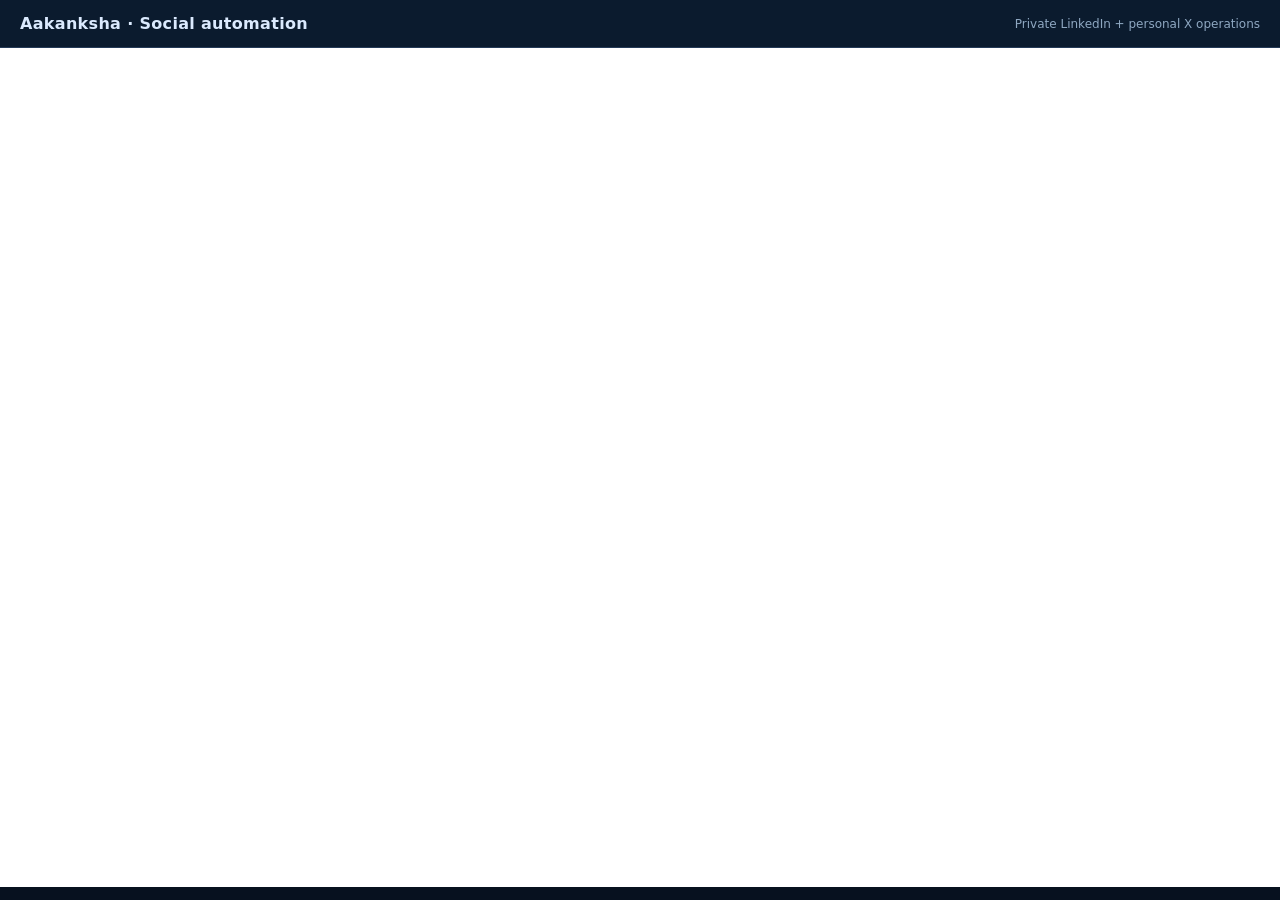
<file: growth/index.html>
<!DOCTYPE html>
<html lang="en">
<head>
  <meta charset="UTF-8">
  <meta name="viewport" content="width=device-width, initial-scale=1.0">
  <title>Aakanksha · Social Automation</title>
  <style>
    :root { color-scheme: dark; }
    * { box-sizing: border-box; }
    html, body { margin: 0; min-height: 100%; background: #07111f; }
    body { display: flex; flex-direction: column; font-family: Inter, ui-sans-serif, system-ui, sans-serif; }
    header { display: flex; align-items: center; justify-content: space-between; gap: 16px;
      padding: 14px 20px; color: #dbeafe; background: #0b1b2e; border-bottom: 1px solid #253b58; }
    .brand { font-weight: 800; letter-spacing: .02em; }
    .sub { color: #8fa8c2; font-size: 12px; }
    iframe { width: 100%; height: calc(100vh - 61px); min-height: 680px; border: 0; background: #07111f; }
  </style>
</head>
<body>
  <header>
    <div class="brand">Aakanksha · Social automation</div>
    <div class="sub">Private LinkedIn + personal X operations</div>
  </header>
  <iframe
    title="Aakanksha social automation dashboard"
    src="https://aakanksha-social-automation.vercel.app/growth/overview"
    referrerpolicy="no-referrer"></iframe>
</body>
</html>
</file>
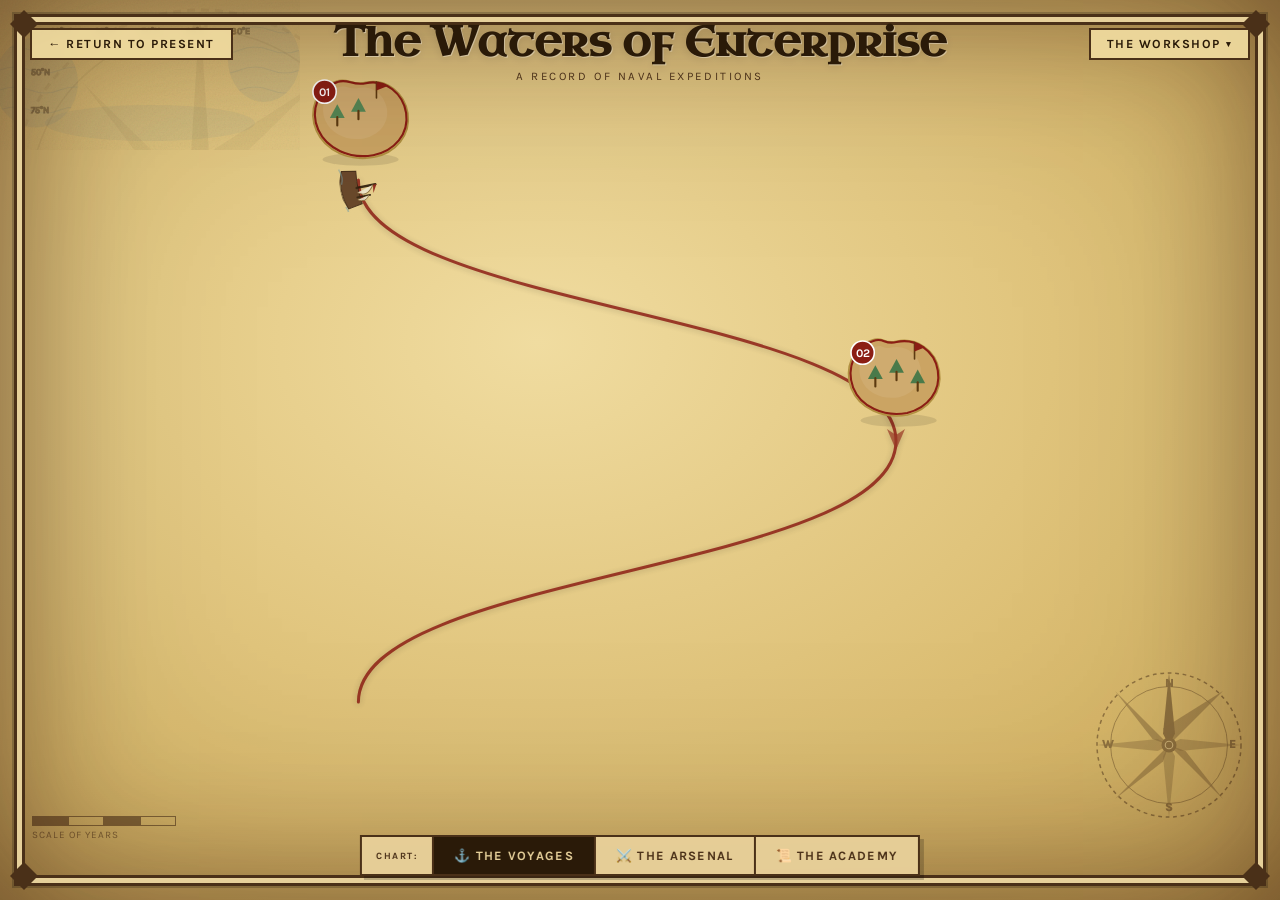
<file: journey-map.html>
<!DOCTYPE html>
<html lang="en">
<head>
  <meta charset="UTF-8">
  <meta name="viewport" content="width=device-width, initial-scale=1.0">
  <title>Aakanksha's Journey Map</title>
  <link href="https://fonts.googleapis.com/css2?family=Crimson+Text:ital,wght@0,400;0,600;1,400;1,600&family=Karla:wght@300;400;500;700&family=Uncial+Antiqua&display=swap" rel="stylesheet">
  <style>
    :root {
      --parchment:  #e6d09a;
      --p-mid:      #cfb06a;
      --p-dark:     #b0904a;
      --ink:        #2a1a08;
      --ink-mid:    #4a3018;
      --sea-fill:   rgba(80,120,140,0.13);
      --red:        #8b1e14;
      --navy:       #1a3558;
      --gold:       #9b7018;
      --f-display:  'Uncial Antiqua', cursive;
      --f-serif:    'Crimson Text', serif;
      --f-ui:       'Karla', sans-serif;
      --accent:     var(--red);
    }
    * { margin:0; padding:0; box-sizing:border-box; }

    body {
      width:100vw; height:100vh; overflow:hidden;
      background: radial-gradient(ellipse 110% 110% at 42% 38%, #f0dca0 0%, #d8b86a 55%, #c09848 100%);
      font-family: var(--f-serif);
      color: var(--ink);
      cursor: url("data:image/svg+xml;utf8,<svg xmlns='http://www.w3.org/2000/svg' width='32' height='32'><path d='M28,2 Q34,13 20,22 L2,31 Q11,23 15,15 Q17,5 28,2 Z' fill='white' opacity='0.5'/><path d='M28,2 Q34,13 20,22 L9,27 Q19,17 23,9 Z' fill='%23f5e8a0'/><path d='M28,2 Q17,4 15,15 Q11,23 9,27 L2,31 Q9,24 13,17 Q15,7 28,2 Z' fill='%23e8d070'/><line x1='28' y1='2' x2='2' y2='31' stroke='%235c3a21' stroke-width='1.3' stroke-linecap='round'/><path d='M2,31 L7,26 L3,29 Z' fill='%233a2211'/></svg>") 2 31, default;
    }

    /* ── PARCHMENT TEXTURE ───────────────────── */
    #bgCanvas { position:fixed; inset:0; z-index:0; pointer-events:none; }

    /* ── ORNATE BORDER FRAME ─────────────────── */
    .map-frame {
      position:fixed; inset:14px; z-index:40; pointer-events:none;
      border:3px solid var(--ink-mid);
      box-shadow: inset 0 0 0 5px var(--parchment),
                  inset 0 0 0 8px var(--ink-mid),
                  0 0 0 2px rgba(0,0,0,0.2);
    }
    /* Corner ornaments */
    .map-frame::before,.map-frame::after,
    .corner-bl,.corner-br {
      content:''; position:absolute;
      width:28px; height:28px;
      background: var(--ink-mid);
      clip-path: polygon(50% 0%,100% 50%,50% 100%,0% 50%);
    }
    .map-frame::before { top:-7px;  left:-7px; }
    .map-frame::after  { top:-7px;  right:-7px; }
    .corner-bl         { bottom:-7px; left:-7px; }
    .corner-br         { bottom:-7px; right:-7px; }

    /* Degree tick marks along border */
    .degree-marks {
      position:fixed; inset:0; z-index:38; pointer-events:none;
    }

    /* ── VIGNETTE ────────────────────────────── */
    .vignette {
      position:fixed; inset:0; z-index:35; pointer-events:none;
      box-shadow: inset 0 0 140px rgba(50,20,5,0.5),
                  inset 0 0 320px rgba(35,10,2,0.22);
    }

    /* ── BACK BUTTON ─────────────────────────── */
    .back-btn {
      position:fixed; top:28px; left:30px; z-index:60;
      font-family:var(--f-ui); font-weight:700; font-size:0.78rem;
      text-transform:uppercase; letter-spacing:0.12em;
      color:var(--ink); text-decoration:none;
      border:2px solid var(--ink-mid);
      padding:7px 16px;
      background:rgba(240,220,160,0.92);
      backdrop-filter:blur(4px);
      transition:all 0.2s;
    }
    .back-btn:hover { background:var(--ink); color:var(--parchment); }

    /* ── WORKSHOP DROPDOWN ───────────────────── */
    .workshop-dd-wrap {
      position:fixed; top:28px; right:30px; z-index:60;
    }
    /* Bridge hover gap */
    .workshop-dd-wrap::after { content:''; position:absolute; top:100%; left:-10px; right:-10px; height:8px; }
    .workshop-dd-trigger {
      font-family:var(--f-ui); font-weight:700; font-size:0.78rem;
      text-transform:uppercase; letter-spacing:0.12em;
      color:var(--ink); background:rgba(240,220,160,0.92);
      border:2px solid var(--ink-mid); padding:7px 16px;
      backdrop-filter:blur(4px); cursor:pointer; display:flex; align-items:center; gap:.4em;
      transition:all 0.2s; user-select:none;
    }
    .workshop-dd-trigger:hover { background:var(--ink); color:var(--parchment); }
    .workshop-dd-caret { font-size:.7em; transition:transform .25s; display:inline-block; }
    .workshop-dd-wrap.open .workshop-dd-caret { transform:rotate(180deg); }
    .workshop-dd-menu {
      position:absolute; top:calc(100% + 6px); right:0;
      min-width:220px; background:rgba(240,220,160,0.97);
      border:2px solid var(--ink-mid); box-shadow:4px 4px 0 rgba(0,0,0,.18);
      display:flex; flex-direction:column;
      opacity:0; pointer-events:none; transform:translateY(-6px);
      transition:opacity .2s, transform .2s;
    }
    .workshop-dd-wrap.open .workshop-dd-menu { opacity:1; pointer-events:all; transform:translateY(0); }
    .workshop-dd-menu a {
      font-family:var(--f-ui); font-weight:600; font-size:0.78rem;
      text-transform:uppercase; letter-spacing:0.1em;
      color:var(--ink); text-decoration:none; padding:9px 14px;
      border-bottom:1px solid rgba(0,0,0,.1); transition:background .15s, color .15s;
    }
    .workshop-dd-menu a:last-child { border-bottom:none; }
    .workshop-dd-menu a:hover { background:var(--ink); color:var(--parchment); }
    .workshop-dd-menu .dd-label {
      font-size:.6rem; letter-spacing:.18em; color:var(--ink-mid);
      padding:6px 14px 2px; border-bottom:1px solid rgba(0,0,0,.1);
    }

    /* ── MAP HEADER ──────────────────────────── */
    .map-header {
      position:fixed; top:22px; left:50%; transform:translateX(-50%);
      text-align:center; z-index:60; pointer-events:none; white-space:nowrap;
    }
    .map-title {
      font-family:var(--f-display); font-size:2.6rem; line-height:1;
      color:var(--ink);
      text-shadow: 1px 1px 0 rgba(255,255,255,0.35), 0 2px 8px rgba(0,0,0,0.1);
    }
    .map-subtitle {
      font-family:var(--f-ui); font-size:0.72rem;
      letter-spacing:0.22em; text-transform:uppercase;
      color:var(--ink-mid); margin-top:5px;
    }

    /* ── BACKGROUND SVG (art layer) ──────────── */
    #artLayer {
      position:fixed; inset:0; z-index:2; pointer-events:none;
    }

    /* ── TRAIL + NODES ───────────────────────── */
    .map-stage {
      position:fixed; inset:0; z-index:10;
    }
    #trailSvg {
      position:absolute; inset:0;
      overflow:visible; pointer-events:none;
    }
    .trail-path {
      fill:none;
      stroke: var(--accent);
      stroke-width:3;
      stroke-dasharray:10 12;
      stroke-linecap:round;
      opacity:0.85;
      filter: drop-shadow(0 1px 3px rgba(0,0,0,0.25));
    }
    /* Tiny arrows along path — rendered as SVG markers */
    #arrowMarker path { fill: var(--accent); }

    /* ── ISLANDS ─────────────────────────────── */
    #nodesLayer {
      position:absolute; inset:0; pointer-events:none;
    }
    .island-wrap {
      position:absolute;
      transform:translate(-50%, -90%);
      display:flex; flex-direction:column; align-items:center;
      cursor:pointer; pointer-events:all;
      opacity:0; transition:filter 0.25s;
    }
    .island-wrap:hover { filter:drop-shadow(0 8px 20px rgba(0,0,0,0.35)); z-index:20; }
    .island-wrap:hover .island-nameplate { opacity:1; transform:translateY(0); }

    .island-svg { display:block; overflow:visible; }

    .island-nameplate {
      font-family:var(--f-ui); font-weight:700; font-size:0.72rem;
      text-transform:uppercase; letter-spacing:0.07em;
      background:rgba(30,15,5,0.88); color:#f4e4b0;
      padding:4px 12px; border-radius:3px; margin-top:5px;
      white-space:nowrap;
      opacity:0; transform:translateY(5px);
      transition:opacity 0.2s, transform 0.2s;
      pointer-events:none;
    }

    /* Pin-drop animation */
    @keyframes pinDrop {
      0%   { opacity:0; transform:translate(-50%, calc(-90% - 30px)) scale(0.6); }
      65%  { transform:translate(-50%, calc(-90% + 6px)) scale(1.05); }
      100% { opacity:1; transform:translate(-50%, -90%) scale(1); }
    }
    .island-wrap.drop { animation: pinDrop 0.6s cubic-bezier(0.175,0.885,0.32,1.275) forwards; }

    /* ── ANIMATED SHIP ───────────────────────── */
    #mapShip {
      position:absolute; z-index:15; pointer-events:none;
      transform-origin:center center;
      opacity:0.9;
    }

    /* ── COMPASS ROSE ────────────────────────── */
    .compass-rose {
      position:fixed; bottom:80px; right:36px;
      width:150px; height:150px;
      z-index:30; pointer-events:none;
      opacity:0.5;
      animation:slowSpin 90s linear infinite;
      color:var(--ink-mid);
    }
    @keyframes slowSpin { to { transform:rotate(360deg); } }

    /* ── SCALE BAR ───────────────────────────── */
    .scale-bar {
      position:fixed; bottom:60px; left:32px;
      z-index:30; pointer-events:none; opacity:0.6;
    }
    .scale-segs { display:flex; }
    .scale-seg  { width:36px; height:10px; border:1.5px solid var(--ink-mid); }
    .scale-seg:nth-child(odd)  { background:var(--ink-mid); }
    .scale-seg:nth-child(even) { background:transparent; }
    .scale-text { font-family:var(--f-ui); font-size:0.62rem;
                  letter-spacing:0.1em; text-transform:uppercase;
                  color:var(--ink-mid); margin-top:3px; }

    /* ── SECTION LEGEND PANEL ────────────────── */
    .legend-panel {
      position:fixed; bottom:24px; left:50%; transform:translateX(-50%);
      z-index:60; display:flex; align-items:stretch;
      background:rgba(232,208,154,0.96);
      border:2px solid var(--ink-mid);
      box-shadow:4px 4px 0 rgba(0,0,0,0.2);
      backdrop-filter:blur(6px);
      overflow:hidden;
    }
    .legend-label {
      font-family:var(--f-ui); font-size:0.6rem; font-weight:700;
      text-transform:uppercase; letter-spacing:0.16em;
      padding:0 14px; display:flex; align-items:center;
      color:var(--ink-mid);
      border-right:2px solid var(--ink-mid);
      writing-mode:horizontal-tb;
      white-space:nowrap;
    }
    .tab-btn {
      font-family:var(--f-ui); font-weight:700; font-size:0.8rem;
      text-transform:uppercase; letter-spacing:0.1em;
      padding:11px 20px; border:none; background:transparent;
      color:var(--ink-mid); cursor:pointer;
      border-right:2px solid var(--ink-mid);
      transition:background 0.18s, color 0.18s;
      display:flex; align-items:center; gap:7px;
    }
    .tab-btn:last-child { border-right:none; }
    .tab-btn:hover { background:rgba(42,26,8,0.1); color:var(--ink); }
    .tab-btn.active { background:var(--ink); color:var(--parchment); }

    /* ── MODAL ───────────────────────────────── */
    .modal-overlay {
      position:fixed; inset:0; z-index:100;
      background:rgba(15,8,2,0.7);
      display:flex; justify-content:center; align-items:center;
      opacity:0; pointer-events:none; transition:opacity 0.3s;
      backdrop-filter:blur(8px);
    }
    .modal-overlay.active { opacity:1; pointer-events:all; }

    .modal-card {
      width:540px; max-width:92%;
      background:#eddba8;
      background-image:url("data:image/svg+xml,%3Csvg xmlns='http://www.w3.org/2000/svg' width='200' height='200'%3E%3Cfilter id='n'%3E%3CfeTurbulence baseFrequency='0.68' numOctaves='3' stitchTiles='stitch'/%3E%3CfeColorMatrix type='matrix' values='1 0 0 0 0 0 0.85 0 0 0 0 0 0.55 0 0 0 0 0 0.07 0'/%3E%3C/filter%3E%3Crect width='100%25' height='100%25' filter='url(%23n)'/%3E%3C/svg%3E");
      border:2px solid var(--ink-mid);
      box-shadow:10px 10px 0 rgba(0,0,0,0.28), inset 0 0 80px rgba(100,60,10,0.12);
      transform:translateY(28px) scale(0.93);
      transition:transform 0.42s cubic-bezier(0.175,0.885,0.32,1.275);
      overflow:hidden; position:relative;
    }
    .modal-overlay.active .modal-card { transform:translateY(0) scale(1); }

    /* Wax seal decoration */
    .modal-seal {
      position:absolute; top:-22px; right:32px;
      width:54px; height:54px; border-radius:50%;
      display:flex; align-items:center; justify-content:center;
      font-size:1.3rem;
      box-shadow:0 3px 10px rgba(0,0,0,0.3), inset 0 1px 4px rgba(255,255,255,0.2);
      border:2px solid rgba(255,255,255,0.2);
      z-index:5;
    }

    .modal-top-bar {
      padding:1rem 1.5rem;
      border-bottom:2px solid var(--ink-mid);
      display:flex; align-items:center; justify-content:space-between;
    }
    .modal-badge {
      font-family:var(--f-ui); font-weight:700; font-size:0.68rem;
      text-transform:uppercase; letter-spacing:0.15em;
      padding:3px 12px; border:1.5px solid var(--accent);
      color:var(--accent);
    }
    .modal-close {
      width:30px; height:30px;
      display:flex; align-items:center; justify-content:center;
      font-size:1rem; font-weight:700; font-family:var(--f-ui);
      border:1.5px solid var(--ink-mid); border-radius:2px;
      cursor:pointer; transition:all 0.15s; color:var(--ink);
    }
    .modal-close:hover { background:var(--ink); color:var(--parchment); }

    .modal-body { padding:1.6rem 2rem 2rem; }

    .modal-date {
      font-family:var(--f-ui); font-size:0.75rem;
      letter-spacing:0.12em; text-transform:uppercase;
      color:var(--ink-mid); margin-bottom:0.5rem;
      display:flex; align-items:center; gap:8px;
    }
    .modal-date::before {
      content:''; flex-shrink:0;
      width:28px; height:1.5px; background:var(--ink-mid);
    }
    .modal-title {
      font-family:var(--f-display); font-size:2.1rem;
      line-height:1.15; color:var(--ink); margin-bottom:0.3rem;
    }
    .modal-subtitle {
      font-family:var(--f-ui); font-weight:700; font-size:0.88rem;
      letter-spacing:0.04em; color:var(--accent); margin-bottom:1.2rem;
    }
    .modal-rule { border:none; border-top:1px dashed var(--p-dark); margin:0 0 1.2rem; }
    .modal-desc {
      font-family:var(--f-serif); font-size:1.05rem;
      line-height:1.68; color:var(--ink);
    }
    .modal-tags { display:flex; flex-wrap:wrap; gap:0.4rem; margin-top:1.2rem; }
    .modal-tag {
      font-family:var(--f-ui); font-size:0.7rem; font-weight:700;
      text-transform:uppercase; letter-spacing:0.05em;
      padding:3px 10px; border:1.5px solid var(--accent);
      color:var(--accent); border-radius:2px;
    }
  </style>
</head>
<body>

<!-- Parchment noise texture -->
<svg id="bgCanvas" style="position:fixed;inset:0;z-index:0;pointer-events:none;opacity:0.45;mix-blend-mode:multiply;" preserveAspectRatio="none">
  <filter id="noiseF">
    <feTurbulence type="fractalNoise" baseFrequency="0.65" numOctaves="4" stitchTiles="stitch"/>
    <feColorMatrix type="matrix" values="1 0 0 0 0, 0 0.85 0 0 0, 0 0 0.6 0 0, 0 0 0 0.25 0"/>
  </filter>
  <rect width="100%" height="100%" filter="url(#noiseF)"/>
</svg>

<!-- Decorative art layer (sea creatures, compass watermark, coastlines) -->
<svg id="artLayer" xmlns="http://www.w3.org/2000/svg">
  <defs>
    <!-- Sea fill pattern -->
    <pattern id="wavePat" x="0" y="0" width="60" height="20" patternUnits="userSpaceOnUse">
      <path d="M0,10 Q15,4 30,10 Q45,16 60,10" fill="none" stroke="rgba(70,110,130,0.18)" stroke-width="1.2"/>
    </pattern>
  </defs>

  <!-- Ocean fill zones (decorative) -->
  <ellipse cx="12%" cy="55%" rx="14%" ry="30%" fill="rgba(70,110,140,0.09)"/>
  <ellipse cx="88%" cy="40%" rx="12%" ry="28%" fill="rgba(70,110,140,0.09)"/>
  <ellipse cx="50%" cy="82%" rx="35%" ry="12%" fill="rgba(70,110,140,0.07)"/>

  <!-- Wave texture in ocean zones -->
  <ellipse cx="12%" cy="55%" rx="14%" ry="30%" fill="url(#wavePat)" opacity="0.6"/>
  <ellipse cx="88%" cy="40%" rx="12%" ry="28%" fill="url(#wavePat)" opacity="0.6"/>

  <!-- Decorative background landmasses (non-interactive) -->
  <g opacity="0.07" fill="#4a3018">
    <path d="M-20,180 Q40,140 80,170 Q120,195 100,240 Q70,280 20,265 Q-30,248 -20,180Z"/>
    <path d="M920,80 Q960,60 990,95 Q1010,130 980,155 Q950,175 920,155 Q895,135 920,80Z"/>
    <path d="M400,380 Q450,370 480,395 Q505,420 485,445 Q460,465 425,450 Q395,432 400,380Z"/>
  </g>

  <!-- BIG compass rose watermark (center-background) -->
  <g id="compassBg" opacity="0.055" transform="translate(50%,50%) translate(-200,-200)">
    <!-- Outer ring -->
    <circle cx="200" cy="200" r="190" fill="none" stroke="#2a1a08" stroke-width="3" stroke-dasharray="8 6"/>
    <circle cx="200" cy="200" r="170" fill="none" stroke="#2a1a08" stroke-width="1.5"/>
    <circle cx="200" cy="200" r="30" fill="#2a1a08" opacity="0.4"/>
    <circle cx="200" cy="200" r="18" fill="none" stroke="#2a1a08" stroke-width="2"/>
    <!-- 16 points of the compass rose -->
    <g fill="#2a1a08">
      <!-- N/S large points -->
      <polygon points="200,10 210,170 200,200 190,170"/>
      <polygon points="200,390 210,230 200,200 190,230"/>
      <!-- E/W large points -->
      <polygon points="10,200 170,190 200,200 170,210"/>
      <polygon points="390,200 230,190 200,200 230,210"/>
      <!-- Diagonal medium points -->
      <polygon points="316,84 224,174 200,200 190,165" opacity="0.7"/>
      <polygon points="84,84  176,174 200,200 165,190" opacity="0.7"/>
      <polygon points="84,316 176,226 200,200 190,235" opacity="0.7"/>
      <polygon points="316,316 224,226 200,200 235,190" opacity="0.7"/>
    </g>
    <!-- Cardinal letters -->
    <g font-family="Karla,sans-serif" font-weight="700" font-size="28" fill="#2a1a08" text-anchor="middle">
      <text x="200" y="40">N</text>
      <text x="200" y="378">S</text>
      <text x="40"  y="208">W</text>
      <text x="364" y="208">E</text>
    </g>
  </g>

  <!-- Kraken silhouette (bottom-left corner) -->
  <g opacity="0.1" transform="translate(30,400)" fill="#2a1a08">
    <!-- Body -->
    <ellipse cx="60" cy="60" rx="38" ry="22"/>
    <!-- Eyes -->
    <circle cx="46" cy="55" r="7" fill="#1a1a1a"/>
    <circle cx="74" cy="55" r="7" fill="#1a1a1a"/>
    <circle cx="47" cy="54" r="3" fill="white"/>
    <circle cx="75" cy="54" r="3" fill="white"/>
    <!-- Tentacles -->
    <path d="M30,72 Q10,90 18,115 Q24,130 15,148" fill="none" stroke="#2a1a08" stroke-width="8" stroke-linecap="round"/>
    <path d="M45,78 Q35,100 42,122 Q48,140 38,158" fill="none" stroke="#2a1a08" stroke-width="7" stroke-linecap="round"/>
    <path d="M60,80 Q60,105 65,125 Q70,145 62,162" fill="none" stroke="#2a1a08" stroke-width="7" stroke-linecap="round"/>
    <path d="M75,78 Q82,100 78,122 Q74,142 82,158" fill="none" stroke="#2a1a08" stroke-width="7" stroke-linecap="round"/>
    <path d="M90,72 Q108,90 100,115 Q94,130 103,148" fill="none" stroke="#2a1a08" stroke-width="8" stroke-linecap="round"/>
    <!-- Crown/head points -->
    <path d="M32,42 Q28,25 35,18 Q40,30 38,40Z"/>
    <path d="M50,36 Q50,18 55,12 Q60,24 58,36Z"/>
    <path d="M68,36 Q72,18 76,12 Q80,26 78,38Z"/>
    <path d="M84,42 Q92,27 96,22 Q96,34 88,42Z"/>
  </g>

  <!-- Sea serpent (top-right corner) -->
  <g opacity="0.09" transform="translate(780,20)" fill="none" stroke="#2a1a08" stroke-linecap="round">
    <path d="M0,60 Q30,20 70,50 Q110,80 150,40 Q180,10 200,45" stroke-width="18"/>
    <path d="M0,60 Q30,20 70,50 Q110,80 150,40 Q180,10 200,45" stroke="#e8d5a8" stroke-width="10"/>
    <path d="M0,60 Q30,20 70,50 Q110,80 150,40 Q180,10 200,45" stroke="#2a1a08" stroke-width="3"/>
    <!-- Serpent head -->
    <ellipse cx="208" cy="50" rx="16" ry="10" fill="#2a1a08" stroke="none"/>
    <circle cx="213" cy="45" r="3" fill="white" stroke="none"/>
    <circle cx="213" cy="45" r="1.5" fill="#1a1a1a" stroke="none"/>
    <!-- Fin spikes -->
    <path d="M60,38 L55,18 M90,60 L95,38 M120,52 L115,30" stroke-width="4"/>
  </g>

  <!-- Decorative tall ship (right side, background) -->
  <g opacity="0.08" transform="translate(820,200)" fill="#2a1a08">
    <path d="M20,80 Q50,95 80,80 L72,40 L28,40 Z"/>
    <line x1="50" y1="40" x2="50" y2="-10" stroke="#2a1a08" stroke-width="4"/>
    <path d="M50,10 Q72,25 50,38" fill="#2a1a08"/>
    <line x1="50" y1="10" x2="50" y2="-10" stroke="#2a1a08" stroke-width="3"/>
    <path d="M50,0 Q62,5 50,10" fill="#2a1a08"/>
    <polygon points="50,-12 64,-6 50,-1" fill="#8b1e14"/>
    <!-- Waves under ship -->
    <path d="M0,88 Q20,80 40,88 Q60,95 80,88 Q100,80 120,88" fill="none" stroke="#2a1a08" stroke-width="2.5"/>
  </g>

  <!-- Degree marks along top/bottom edges -->
  <g opacity="0.35" stroke="#2a1a08" stroke-width="1.2" font-family="Karla,sans-serif" font-size="9" fill="#2a1a08" text-anchor="middle">
    <!-- Top edge marks -->
    <line x1="20%"  y1="14" x2="20%"  y2="24"/><text x="20%"  y="34">20°W</text>
    <line x1="35%"  y1="14" x2="35%"  y2="24"/><text x="35%"  y="34">35°W</text>
    <line x1="50%"  y1="14" x2="50%"  y2="24"/><text x="50%"  y="34">50°N</text>
    <line x1="65%"  y1="14" x2="65%"  y2="24"/><text x="65%"  y="34">65°E</text>
    <line x1="80%"  y1="14" x2="80%"  y2="24"/><text x="80%"  y="34">80°E</text>
    <!-- Left edge marks -->
    <line x1="14" y1="25%" x2="24" y2="25%"/><text x="40" y="calc(25% + 3px)">25°N</text>
    <line x1="14" y1="50%" x2="24" y2="50%"/><text x="40" y="calc(50% + 3px)">50°N</text>
    <line x1="14" y1="75%" x2="24" y2="75%"/><text x="40" y="calc(75% + 3px)">75°N</text>
  </g>
</svg>

<!-- Ornate border frame -->
<div class="map-frame">
  <div class="corner-bl"></div>
  <div class="corner-br"></div>
</div>

<div class="vignette"></div>

<!-- Back button -->
<a href="index.html" class="back-btn">← Return to Present</a>

<div class="workshop-dd-wrap" id="workshopDdWrap">
  <div class="workshop-dd-trigger" id="workshopDdTrigger">The Workshop <span class="workshop-dd-caret">▾</span></div>
  <div class="workshop-dd-menu">
    <div class="dd-label">Projects</div>
    <a href="projects.html">All Projects</a>
    <a href="project-terminal.html">⊳ Navigator's Console</a>
    <a href="project-parrot.html">🦜 Captain's Parrot</a>
    <a href="project-recruiter.html">⚓ Recruiter Mode</a>
    <a href="project-voice.html">🔮 AI Voice Agent</a>
    <a href="https://final-ai-voice-receptionist.vercel.app" target="_blank" rel="noopener">Enterprise Voice AI Orchestration Agent</a>
    <a href="project-ugc.html">🎥 UGC Ads Creator</a>
    <a href="project-rag.html">📚 Enterprise AI Knowledge Assistant</a>
    <a href="https://enterprise-ai-knowledge-assistant-l.vercel.app/project-rag.html" target="_blank" rel="noopener">🔗 LangChain Powered Enterprise Assistant</a>
  </div>
</div>

<!-- Header -->
<div class="map-header">
  <h1 class="map-title" id="mapTitle">The Waters of Enterprise</h1>
  <p class="map-subtitle" id="mapSub">A Record of Naval Expeditions</p>
</div>

<!-- Compass rose -->
<svg class="compass-rose" viewBox="0 0 200 200">
  <circle cx="100" cy="100" r="96" fill="none" stroke="currentColor" stroke-width="2" stroke-dasharray="5 5"/>
  <circle cx="100" cy="100" r="78" fill="none" stroke="currentColor" stroke-width="1"/>
  <polygon points="100,4 108,85 100,100 92,85"  fill="currentColor"/>
  <polygon points="100,196 108,115 100,100 92,115" fill="currentColor" opacity="0.45"/>
  <polygon points="4,100 85,92 100,100 85,108"  fill="currentColor" opacity="0.45"/>
  <polygon points="196,100 115,92 100,100 115,108" fill="currentColor" opacity="0.45"/>
  <polygon points="172,28 117,83 100,100 92,78"  fill="currentColor" opacity="0.6"/>
  <polygon points="28,28 83,83 100,100 78,92"   fill="currentColor" opacity="0.6"/>
  <polygon points="28,172 83,117 100,100 92,122" fill="currentColor" opacity="0.6"/>
  <polygon points="172,172 117,117 100,100 122,108" fill="currentColor" opacity="0.6"/>
  <circle cx="100" cy="100" r="10" fill="currentColor"/>
  <circle cx="100" cy="100" r="5"  fill="none" stroke="rgba(232,213,168,0.8)" stroke-width="1.5"/>
  <g font-family="Karla,sans-serif" font-weight="800" font-size="16" fill="currentColor" text-anchor="middle">
    <text x="100" y="22">N</text><text x="100" y="188">S</text>
    <text x="18"  y="104">W</text><text x="184" y="104">E</text>
  </g>
</svg>

<!-- Scale bar -->
<div class="scale-bar">
  <div class="scale-segs">
    <div class="scale-seg"></div><div class="scale-seg"></div>
    <div class="scale-seg"></div><div class="scale-seg"></div>
  </div>
  <div class="scale-text">Scale of Years</div>
</div>

<!-- Map stage: trail + nodes + ship -->
<div class="map-stage" id="mapStage">
  <svg id="trailSvg" style="position:absolute;inset:0;width:100%;height:100%;overflow:visible;pointer-events:none;">
    <defs>
      <marker id="arrowM" markerWidth="8" markerHeight="8" refX="4" refY="4" orient="auto">
        <path d="M0,1 L7,4 L0,7 L2,4 Z" fill="var(--accent)" opacity="0.7"/>
      </marker>
    </defs>
    <path id="trailPath" class="trail-path" d="" marker-mid="url(#arrowM)"/>
  </svg>

  <!-- Animated ship -->
  <svg id="mapShip" viewBox="-18 -22 36 32" width="44" height="38"
       style="position:absolute;pointer-events:none;opacity:0;z-index:15;">
    <!-- Hull -->
    <path d="M-16,6 Q0,12 16,6 L14,-6 Q0,-4 -14,-6 Z" fill="#5c3a21" stroke="#3a2211" stroke-width="0.8"/>
    <!-- Keel line -->
    <path d="M-16,6 Q0,14 16,6" fill="none" stroke="#3a2211" stroke-width="0.5"/>
    <!-- Main mast -->
    <line x1="0" y1="-4" x2="0" y2="-20" stroke="#2a1a0a" stroke-width="2" stroke-linecap="round"/>
    <!-- Main sail -->
    <path d="M0,-18 Q10,-11 4,-4" fill="#f0e8d0" stroke="#8b7040" stroke-width="0.8"/>
    <!-- Fore mast -->
    <line x1="8" y1="-3" x2="8" y2="-14" stroke="#2a1a0a" stroke-width="1.5" stroke-linecap="round"/>
    <!-- Fore sail -->
    <path d="M8,-13 Q14,-9 10,-3" fill="#e8e0c8" stroke="#8b7040" stroke-width="0.7"/>
    <!-- Flag -->
    <polygon points="0,-21 7,-17 0,-18" fill="#8b1e14"/>
    <!-- Wake lines -->
    <path d="M-18,8 Q-10,5 -5,8" fill="none" stroke="#6a9aaa" stroke-width="1.2" opacity="0.5"/>
    <path d="M14,8 Q20,5 24,8" fill="none" stroke="#6a9aaa" stroke-width="1.2" opacity="0.5"/>
  </svg>

  <div id="nodesLayer"></div>
</div>

<!-- Section legend tabs -->
<div class="legend-panel">
  <div class="legend-label">Chart:</div>
  <button class="tab-btn" data-section="experience">⚓ The Voyages</button>
  <button class="tab-btn" data-section="skills">⚔️ The Arsenal</button>
  <button class="tab-btn" data-section="education">📜 The Academy</button>
</div>

<!-- Modal -->
<div class="modal-overlay" id="modalOverlay">
  <div class="modal-card" id="modalCard">
    <div class="modal-seal" id="modalSeal">⚓</div>
    <div class="modal-top-bar">
      <span class="modal-badge" id="modalBadge">Experience</span>
      <div class="modal-close" id="modalClose">✕</div>
    </div>
    <div class="modal-body">
      <div class="modal-date"     id="modalDate"></div>
      <h2  class="modal-title"    id="modalTitle"></h2>
      <div class="modal-subtitle" id="modalSub2"></div>
      <hr  class="modal-rule">
      <div class="modal-desc"     id="modalDesc"></div>
      <div class="modal-tags"     id="modalTags"></div>
    </div>
  </div>
</div>

<script>
// ── WORKSHOP DROPDOWN ─────────────────────────────────────────────────
(function(){
  const wrap=document.getElementById('workshopDdWrap');
  if(!wrap)return;
  document.getElementById('workshopDdTrigger').addEventListener('click',e=>{e.stopPropagation();wrap.classList.toggle('open');});
  document.addEventListener('click',()=>wrap.classList.remove('open'));
})();

// ── DATA ─────────────────────────────────────────────────────────────
const DATA = {
  experience: {
    title:"The Waters of Enterprise", sub:"A Record of Naval Expeditions",
    badge:"Experience", seal:"⚓", accent:"#8b1e14", cssVar:"--red",
    points:[
      { date:"Jan 2022 — Aug 2022", title:"Dopamine Enterprises", subtitle:"Java Developer Intern",
        desc:"The first voyage. Built backend services and REST APIs for an online water ordering platform using Spring Boot, Java, JavaScript, SQL, and Oracle Database.",
        tags:["Java","Spring Boot","REST APIs","Oracle DB"],
        icon:"🚢", treeColor:"#558855" },
      { date:"Dec 2022 — Feb 2026", title:"Ericsson", subtitle:"Software Developer",
        desc:"Built enterprise telecom applications for Verizon's GCT Tool and Ericsson's NSRS project for Telefonica Sweden. Enhanced Central Map View, migrated legacy JS to ESM with 80% payload reduction, remediated 93.8% of high and critical Fortify vulnerabilities, and supported CORBA to MQTT and RHEL-8 migration.",
        tags:["Java","JavaScript","REST APIs","Fortify SAST","MQTT","CORBA"],
        icon:"🗼", treeColor:"#4a7a4a" },
      { date:"Feb 2026 — Present", title:"Stealth Startup", subtitle:"AI Engineer",
        desc:"Integrated LangGraph agentic orchestration and RAG into a personalized AI voice receptionist platform serving 15+ US B2B clients. Built ingestion, chunking, embeddings, vector indexing, and semantic retrieval with FastAPI, Neon Postgres, and pgvector. Implemented guardrails against prompt injection and data leakage.",
        tags:["Python","FastAPI","LangGraph","RAG","Neon pgvector","AI Voice"],
        icon:"🏰", treeColor:"#3d6b3d" }
    ]
  },
  skills: {
    title:"The Arsenal & Artifacts", sub:"An Inventory of AI Weapons & Backend Relics",
    badge:"Arsenal", seal:"⚔️", accent:"#9b7018", cssVar:"--gold",
    points:[
      { date:"Applied AI", title:"RAG & Agentic AI", subtitle:"LangGraph + Grounded Systems",
        desc:"Designs agentic AI with LangGraph and end-to-end RAG pipelines: document ingestion, chunking, embeddings, Neon pgvector indexing, semantic retrieval, context injection, grounded answers, and source citations.",
        tags:["LangGraph","LangChain","RAG","Neon pgvector","OpenAI SDK","Prompt Engineering"],
        icon:"🤖", treeColor:"#6a6030" },
      { date:"Engine Room", title:"Backend Engineering", subtitle:"FastAPI & Production APIs",
        desc:"Builds Python and Java backend services with FastAPI, REST APIs, Pydantic validation, async workflows, error handling, and clean integration boundaries for AI applications.",
        tags:["Python","FastAPI","Pydantic","REST APIs","Java","SQL"],
        icon:"⚙️", treeColor:"#5a5a38" },
      { date:"Automation", title:"Voice & Workflow Systems", subtitle:"Conversational AI + n8n",
        desc:"Builds AI voice and automation flows with ElevenLabs SDK, WebRTC, dynamic onboarding, n8n workflow pipelines, and prompt-driven creative generation.",
        tags:["ElevenLabs SDK","WebRTC","n8n","AI Agents","Workflow Pipelines"],
        icon:"🌐", treeColor:"#507040" },
      { date:"Enterprise", title:"Telecom & Security", subtitle:"Production Systems Discipline",
        desc:"Carries Ericsson telecom experience into AI work: 93.8% Fortify remediation, network monitoring systems, Central Map View improvements, 80% Webpack payload reduction, MQTT, CORBA, and legacy modernization.",
        tags:["Fortify SAST","MQTT","CORBA","Webpack","Telecom Systems"],
        icon:"🎨", treeColor:"#4a6040" }
    ]
  },
  education: {
    title:"The Isles of Academia", sub:"Certificates of Conquest & Learning",
    badge:"Education", seal:"📜", accent:"#1a3558", cssVar:"--navy",
    points:[
      { date:"2002 — 2014",    title:"Mount Assisi School",          subtitle:"Class X (ICSE)",
        desc:"The foundation of all knowledge. Scaled the ICSE peaks with an astounding 92.6% — the first great conquest.",
        tags:["ICSE","Class X","92.6%"],
        icon:"⚓", treeColor:"#304860" },
      { date:"2014 — 2016",    title:"Shree Krishna Public School",  subtitle:"Class XII (CBSE)",
        desc:"Survived the CBSE trials with 76.2%. Forged the discipline and analytical rigour needed for higher technical quests.",
        tags:["CBSE","Class XII","76.2%"],
        icon:"🏫", treeColor:"#355068" },
      { date:"2017 — 2021",    title:"Techno India College of Technology", subtitle:"B.Tech in Information Technology",
        desc:"The grand academy in Kolkata. Mastered algorithms, systems design, and software engineering with a strong 8.0 DGPA.",
        tags:["B.Tech","8.0 DGPA","Information Technology"],
        icon:"🏛️", treeColor:"#3a5c70" },
      { date:"2022",           title:"Simplilearn",                 subtitle:"Certified Java Full Stack Developer",
        desc:"Certified Java Full Stack Developer training covering Java, backend development, REST APIs, and full-stack fundamentals.",
        tags:["Java Full Stack","Certification"],
        icon:"🎓", treeColor:"#3d5a7a" }
    ]
  }
};

// ── STATE ─────────────────────────────────────────────────────────────
let section = new URLSearchParams(location.search).get('section') || 'experience';
if (!DATA[section]) section = 'experience';
let shipRaf, shipProgress = 0, pathLen = 0;

// ── ISLAND SVG BLOBS ─────────────────────────────────────────────────
const blobs = [
  "M55,8 C74,4 90,18 93,36 C96,56 82,72 62,76 C40,80 18,70 10,52 C2,34 10,12 28,7 C38,3 42,11 55,8Z",
  "M48,6 C66,2 84,14 87,33 C90,52 78,68 58,73 C36,77 14,67 7,49 C0,30 9,10 26,5 C36,1 36,9 48,6Z",
  "M52,7 C70,3 88,16 90,35 C93,55 80,70 60,74 C38,79 16,69 8,51 C0,33 9,12 26,6 C37,1 39,10 52,7Z",
  "M46,5 C64,1 83,13 86,32 C89,53 76,69 55,74 C34,78 12,67 5,49 C-2,31 7,10 24,5 C34,0 34,8 46,5Z"
];

function makeIsland(idx, accent, treeColor, label, num) {
  const W=110, H=90, blobColor=accent+'22', blobStroke=accent;
  const blob = blobs[idx % blobs.length];
  // Trees
  const trees = [
    {x:28,y:28},{x:48,y:22},{x:68,y:32},{x:38,y:38}
  ].slice(0,2+(idx%2));

  const treesSvg = trees.map(t =>
    `<polygon points="${t.x},${t.y} ${t.x-7},${t.y+13} ${t.x+7},${t.y+13}" fill="${treeColor}"/>
     <line x1="${t.x}" y1="${t.y+12}" x2="${t.x}" y2="${t.y+20}" stroke="#5c3a10" stroke-width="2" stroke-linecap="round"/>`
  ).join('');

  // Small flag
  const flagSvg = `<line x1="65" y1="22" x2="65" y2="7" stroke="#5c3a10" stroke-width="1.5" stroke-linecap="round"/>
    <polygon points="65,7 75,11 65,15" fill="${accent}"/>`;

  return `<div class="island-wrap" id="node-${idx}">
    <svg class="island-svg" viewBox="0 0 95 85" width="${W}" height="${H}">
      <!-- Island shadow -->
      <ellipse cx="50" cy="80" rx="36" ry="6" fill="rgba(0,0,0,0.1)"/>
      <!-- Beach ring -->
      <path d="${blob}" fill="#d4b870" stroke="#b09040" stroke-width="1.5" transform="scale(1.04) translate(-2,-1)"/>
      <!-- Main land -->
      <path d="${blob}" fill="${blobColor}" stroke="${blobStroke}" stroke-width="2"/>
      <!-- Inner highlight -->
      <path d="${blob}" fill="rgba(255,255,255,0.08)" stroke="none" transform="scale(0.7) translate(14,10)"/>
      ${treesSvg}
      ${flagSvg}
      <!-- Number badge -->
      <circle cx="16" cy="16" r="11" fill="${accent}" stroke="white" stroke-width="1.5"/>
      <text x="16" y="20" text-anchor="middle" font-family="Karla,sans-serif"
            font-size="11" font-weight="700" fill="white">${String(num).padStart(2,'0')}</text>
    </svg>
    <div class="island-nameplate">${label}</div>
  </div>`;
}

// ── RENDER ────────────────────────────────────────────────────────────
function renderMap(sec) {
  cancelAnimationFrame(shipRaf);
  const D = DATA[sec];
  section = sec;

  // Update accent CSS var
  document.documentElement.style.setProperty('--accent', D.accent);

  // Header
  document.getElementById('mapTitle').textContent = D.title;
  document.getElementById('mapSub').textContent   = D.sub;

  // Tabs
  document.querySelectorAll('.tab-btn').forEach(b =>
    b.classList.toggle('active', b.dataset.section === sec));

  const cw = window.innerWidth, ch = window.innerHeight;
  const count = D.points.length;

  // Fixed snake — left 28%, right 70%, top 20% to bottom 78%
  const nodes = D.points.map((pt, i) => {
    const xR = i % 2 === 0 ? 0.28 : 0.70;
    const yR = 0.20 + i * (0.58 / Math.max(1, count - 1));
    return { x: cw * xR, y: ch * yR, data: pt };
  });

  // Draw SVG trail
  const trail = document.getElementById('trailPath');
  let d = `M${nodes[0].x},${nodes[0].y}`;
  for (let i = 1; i < nodes.length; i++) {
    const p = nodes[i-1], c = nodes[i], my = p.y + (c.y - p.y) / 2;
    d += ` C${p.x},${my} ${c.x},${my} ${c.x},${c.y}`;
  }
  trail.setAttribute('d', d);
  trail.style.stroke = D.accent;

  // Animate path draw via stroke-dashoffset
  try {
    pathLen = trail.getTotalLength();
  } catch (err) {
    pathLen = Math.max(1, count * 320);
  }
  trail.style.transition = 'none';
  trail.style.strokeDasharray  = `${pathLen}`;
  trail.style.strokeDashoffset = `${pathLen}`;
  requestAnimationFrame(() => requestAnimationFrame(() => {
    trail.style.transition = `stroke-dashoffset ${count * 0.65 + 0.5}s ease-in-out`;
    trail.style.strokeDashoffset = '0';
  }));

  // Render island nodes
  const layer = document.getElementById('nodesLayer');
  layer.innerHTML = '';
  nodes.forEach((node, i) => {
    const html = makeIsland(i, D.accent, node.data.treeColor,
                            node.data.title, i + 1);
    const tmp = document.createElement('div');
    tmp.innerHTML = html;
    const el = tmp.firstElementChild;
    el.style.left = node.x + 'px';
    el.style.top  = node.y + 'px';
    el.style.transform = 'translate(-50%,-90%)';

    el.addEventListener('click', () => openModal(node.data, D));
    layer.appendChild(el);

    // Staggered drop animation
    const delay = 500 + i * 320;
    setTimeout(() => el.classList.add('drop'), delay);
  });

  // Ship animation
  const ship = document.getElementById('mapShip');
  ship.style.opacity = '0';
  setTimeout(() => {
    ship.style.opacity = '0.9';
    shipProgress = 0;
    animateShip();
  }, 800);
}

// ── SHIP ANIMATION ────────────────────────────────────────────────────
function animateShip() {
  const trail = document.getElementById('trailPath');
  const ship  = document.getElementById('mapShip');
  if (!pathLen) { shipRaf = requestAnimationFrame(animateShip); return; }

  shipProgress += 0.5;
  if (shipProgress >= pathLen) shipProgress = 0;
  if (!trail.getPointAtLength) return;
  const pt  = trail.getPointAtLength(shipProgress);
  const pt2 = trail.getPointAtLength(Math.min(shipProgress + 3, pathLen));
  const angle = Math.atan2(pt2.y - pt.y, pt2.x - pt.x) * 180 / Math.PI;

  ship.style.transform = `translate(${pt.x - 22}px, ${pt.y - 19}px) rotate(${angle}deg)`;
  shipRaf = requestAnimationFrame(animateShip);
}

// ── MODAL ─────────────────────────────────────────────────────────────
function openModal(data, D) {
  document.getElementById('modalSeal').textContent    = D.seal;
  document.getElementById('modalSeal').style.background = D.accent;
  document.getElementById('modalBadge').textContent   = D.badge;
  document.getElementById('modalBadge').style.borderColor = D.accent;
  document.getElementById('modalBadge').style.color   = D.accent;
  document.getElementById('modalDate').textContent    = data.date;
  document.getElementById('modalTitle').textContent   = data.title;
  document.getElementById('modalSub2').textContent    = data.subtitle;
  document.getElementById('modalSub2').style.color    = D.accent;
  document.getElementById('modalDesc').textContent    = data.desc;

  const tags = document.getElementById('modalTags');
  tags.innerHTML = (data.tags||[]).map(t =>
    `<span class="modal-tag" style="border-color:${D.accent};color:${D.accent}">${t}</span>`
  ).join('');

  document.getElementById('modalOverlay').classList.add('active');
}

function closeModal() {
  document.getElementById('modalOverlay').classList.remove('active');
}

// ── INIT ──────────────────────────────────────────────────────────────
document.addEventListener('DOMContentLoaded', () => {
  document.querySelectorAll('.tab-btn').forEach(b =>
    b.addEventListener('click', () => renderMap(b.dataset.section)));

  document.getElementById('modalClose').addEventListener('click', closeModal);
  document.getElementById('modalOverlay').addEventListener('click', e => {
    if (e.target.id === 'modalOverlay') closeModal();
  });
  document.addEventListener('keydown', e => { if (e.key === 'Escape') closeModal(); });

  window.addEventListener('resize', () => renderMap(section));

  renderMap(section);
});
</script>
</body>
</html>
</file>
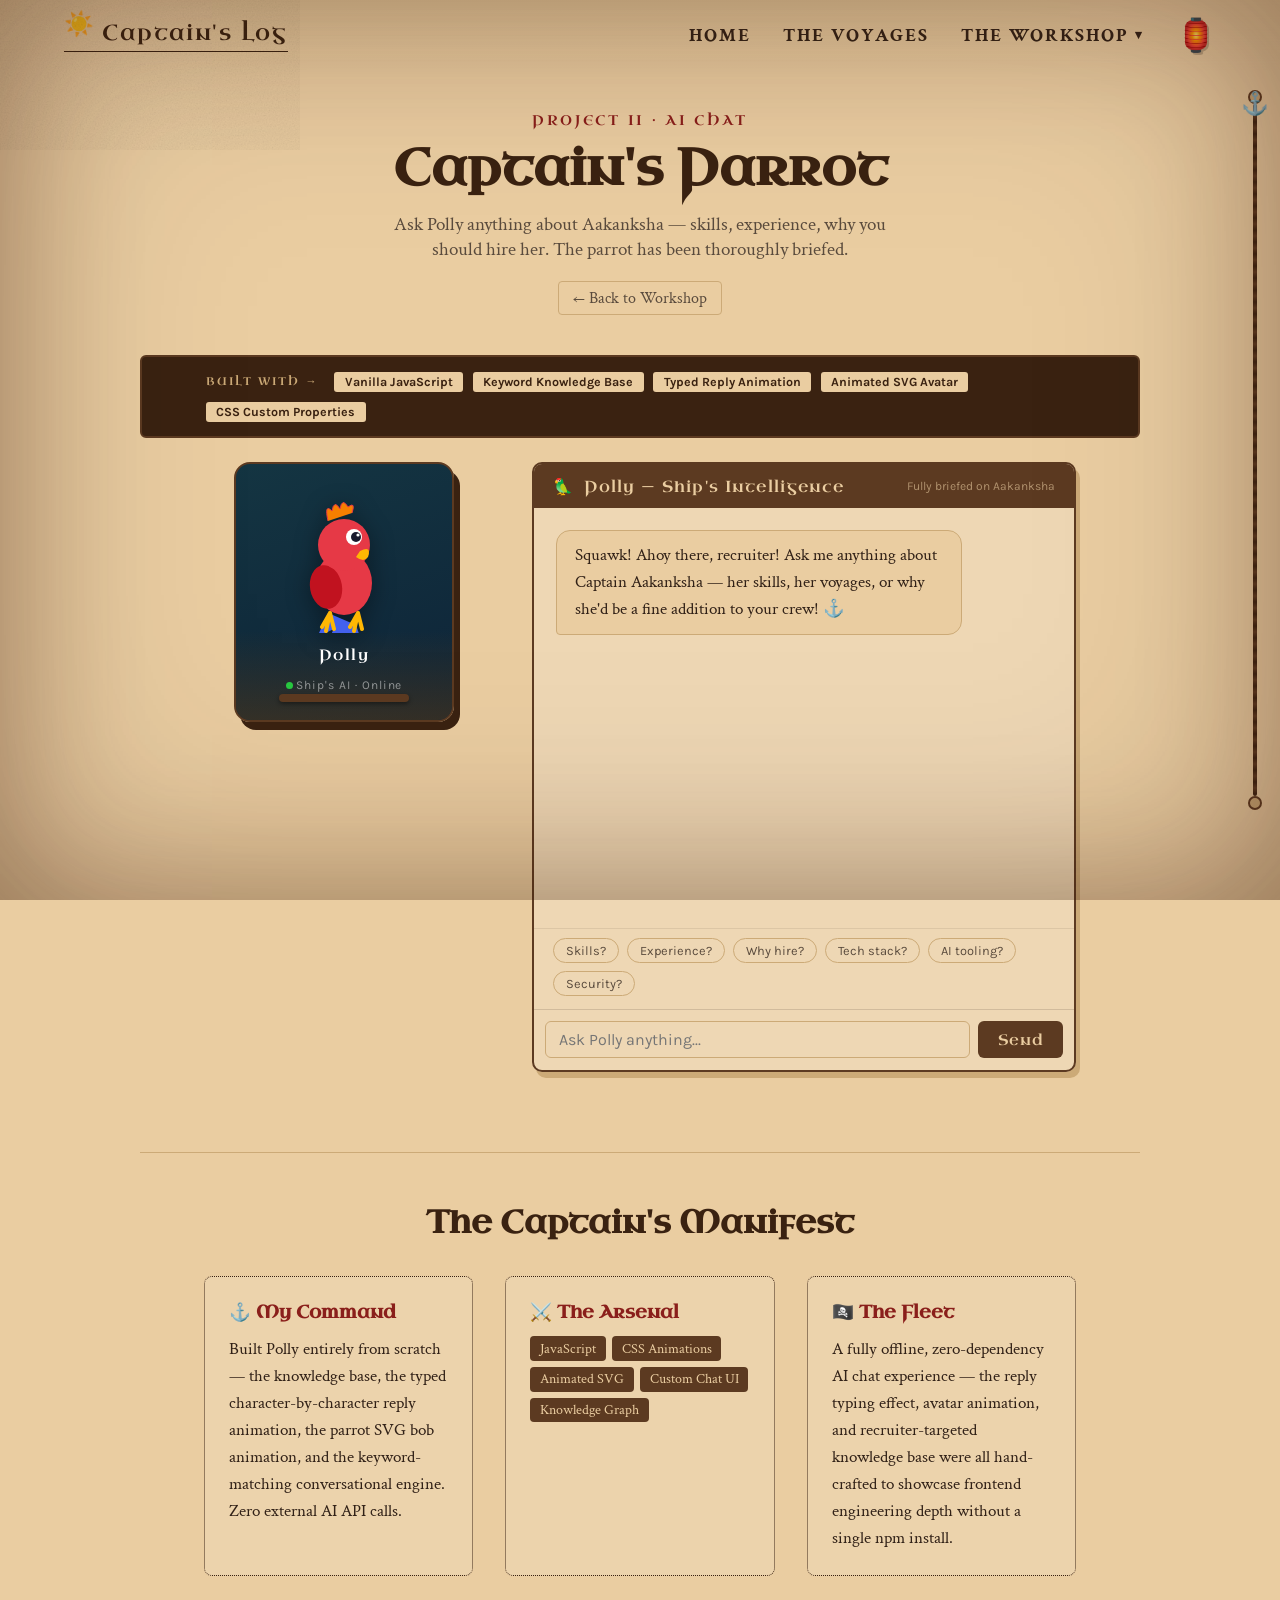
<file: project-parrot.html>
<!DOCTYPE html>
<html lang="en">
<head>
  <meta charset="UTF-8">
  <meta name="viewport" content="width=device-width, initial-scale=1.0">
  <title>Captain's Parrot — Aakanksha Kashyap</title>
  <link href="https://fonts.googleapis.com/css2?family=Crimson+Text:ital,wght@0,400;0,600;1,400;1,600&family=Karla:wght@300;400;500;700&family=Uncial+Antiqua&display=swap" rel="stylesheet">
  <style>
    :root{--parchment:#eacda1;--parchment-dark:#ccaa77;--wood:#5c3a21;--wood-dark:#3a2211;--ink:#312117;--ink-faded:#5a4b3d;--red-flag:#8a1f1b;--font-display:'Uncial Antiqua',cursive;--font-serif:'Crimson Text',serif;--font-body:'Karla',sans-serif;}
    body.night-mode{--parchment:#0f172a;--parchment-dark:#1e293b;--wood:#1e1b4b;--wood-dark:#000;--ink:#e2e8f0;--ink-faded:#94a3b8;--red-flag:#38bdf8;}
    *,*::before,*::after{margin:0;padding:0;box-sizing:border-box;}
    body{background:var(--parchment);color:var(--ink);font-family:var(--font-body);overflow-x:hidden;transition:background-color 2s,color 2s;}
    .burn-in-layer{position:fixed;inset:0;background:#000;z-index:999999;pointer-events:none;mask-image:radial-gradient(circle,transparent 0%,black 0%);-webkit-mask-image:radial-gradient(circle,transparent 0%,black 0%);animation:burnReveal 2.5s cubic-bezier(.8,0,.2,1) forwards;}
    @keyframes burnReveal{0%{mask-image:radial-gradient(circle,transparent 0%,black 0%);-webkit-mask-image:radial-gradient(circle,transparent 0%,black 0%)}70%{mask-image:radial-gradient(circle,transparent 100%,black 150%);-webkit-mask-image:radial-gradient(circle,transparent 100%,black 150%)}100%{mask-image:radial-gradient(circle,transparent 200%,black 300%);-webkit-mask-image:radial-gradient(circle,transparent 200%,black 300%);opacity:0}}
    .burn-flames{position:absolute;width:100%;height:100%;background:radial-gradient(circle,transparent 0%,#ff5e00 5%,#8a1f1b 10%,black 15%);mix-blend-mode:color-dodge;animation:burnFlames 2s forwards;}
    @keyframes burnFlames{0%{transform:scale(0);opacity:1}100%{transform:scale(30);opacity:0}}
    .texture-overlay{position:fixed;inset:0;pointer-events:none;z-index:1000;opacity:.45;mix-blend-mode:multiply;transition:opacity 2s;}
    body.night-mode .texture-overlay{opacity:.12;}
    .vignette{position:fixed;inset:0;pointer-events:none;z-index:999;box-shadow:inset 0 0 150px rgba(71,35,12,.4),inset 0 0 300px rgba(45,17,3,.2);}
    body.night-mode .vignette{box-shadow:inset 0 0 200px rgba(0,0,0,.9);}
    nav{position:fixed;top:0;width:100%;padding:1rem 5%;z-index:100;display:flex;justify-content:space-between;align-items:center;background:linear-gradient(to bottom,var(--parchment),transparent);transition:background 2s;}
    .logo{font-family:var(--font-display);font-size:1.35rem;color:var(--wood-dark);text-decoration:none;letter-spacing:.08em;padding-bottom:4px;padding-left:2.4rem;border-bottom:1.5px solid var(--wood-dark);white-space:nowrap;transition:color 2s,border-color 2s;}
    body.night-mode .logo{color:#fdf5e6;border-bottom-color:rgba(253,245,230,.4);}
    .sky-sun,.sky-moon{position:fixed;z-index:200;pointer-events:none;font-size:1.5rem;top:.65rem;left:5%;}
    .sky-moon{opacity:0;}
    .nav-links{display:flex;gap:2rem;align-items:center;}
    .nav-links a{font-family:var(--font-serif);font-size:1.2rem;font-weight:bold;color:var(--ink);text-decoration:none;text-transform:uppercase;letter-spacing:2px;transition:color .3s;}
    .nav-links a:hover{color:var(--red-flag);}
    .lantern-toggle{font-size:2rem;cursor:pointer;color:var(--wood-dark);transition:transform 1s,filter .3s,color 2s;filter:drop-shadow(2px 2px 0 rgba(0,0,0,.2));}
    .lantern-toggle:hover{filter:drop-shadow(0 0 10px #ffdf73);}
    body.night-mode .lantern-toggle{text-shadow:0 0 20px #ffdf73;animation:swingLantern 3s ease-in-out infinite;}
    @keyframes swingLantern{0%,100%{transform:rotate(-12deg)}50%{transform:rotate(12deg)}}
    .nav-dropdown{position:relative;}
    .nav-dropdown::after{content:'';position:absolute;top:100%;left:-12px;right:-12px;height:1.2rem;z-index:499;}
    .dropdown-trigger{font-family:var(--font-serif);font-size:1.2rem;font-weight:bold;color:var(--ink);text-transform:uppercase;letter-spacing:2px;display:flex;align-items:center;gap:.3em;cursor:pointer;transition:color .3s;user-select:none;}
    .nav-dropdown:hover .dropdown-trigger,.nav-dropdown.open .dropdown-trigger{color:var(--red-flag);}
    .caret{font-size:.7em;transition:transform .25s;display:inline-block;}
    .nav-dropdown:hover .caret,.nav-dropdown.open .caret{transform:rotate(180deg);}
    .dropdown-menu{position:absolute;top:calc(100% + 1rem);right:0;min-width:265px;background:var(--parchment);border:2px solid var(--wood-dark);box-shadow:4px 4px 0 rgba(0,0,0,.15);display:flex;flex-direction:column;opacity:0;pointer-events:none;transform:translateY(-8px);transition:opacity .2s,transform .2s;z-index:500;}
    .nav-dropdown:hover .dropdown-menu,.nav-dropdown.open .dropdown-menu{opacity:1;pointer-events:all;transform:translateY(0);}
    .dropdown-section-label{font-family:var(--font-display);font-size:.7rem;letter-spacing:.2em;text-transform:uppercase;color:var(--ink-faded);padding:.5rem 1.2rem .2rem;}
    .dropdown-menu a{font-family:var(--font-serif);font-size:1.05rem;color:var(--ink);text-decoration:none;padding:.6rem 1.2rem;border-bottom:1px solid rgba(90,75,61,.2);transition:background .15s,color .15s;letter-spacing:.05em;white-space:nowrap;}
    .dropdown-menu a:last-child{border-bottom:none;}
    .dropdown-menu a:hover{background:var(--wood);color:var(--parchment);}
    .dropdown-menu a.current-page{color:var(--red-flag);font-style:italic;pointer-events:none;}
    .dd-divider{height:1px;background:var(--parchment-dark);margin:0;}
    body.night-mode .dropdown-menu{background:var(--parchment-dark);border-color:var(--ink-faded);}
    body.night-mode .dropdown-menu a{color:var(--ink);border-bottom-color:rgba(255,255,255,.1);}
    body.night-mode .dropdown-menu a:hover{background:var(--wood);color:#fdf5e6;}
    .rope-scrollbar{position:fixed;right:16px;top:10vh;bottom:10vh;width:18px;z-index:300;pointer-events:none;display:flex;flex-direction:column;align-items:center;}
    .rope-top-ring,.rope-bot-ring{width:14px;height:14px;border-radius:50%;border:2px solid var(--wood);background:var(--parchment-dark);flex-shrink:0;}
    .rope-line{flex:1;width:4px;background:repeating-linear-gradient(to bottom,var(--wood) 0,var(--wood-dark) 6px,var(--wood) 12px);border-radius:2px;}
    .rope-anchor{font-size:1.4rem;position:absolute;left:50%;transform:translateX(-50%);top:0;transition:top .1s linear;pointer-events:none;}
    @keyframes sunSet{0%{top:.65rem;left:5%;opacity:1;transform:scale(1) rotate(0)}100%{top:105vh;left:105vw;opacity:0;transform:scale(.2) rotate(210deg)}}
    @keyframes moonRise{0%{top:105vh;left:105vw;opacity:0;transform:scale(.2)}100%{top:.65rem;left:5%;opacity:1;transform:scale(1)}}
    @keyframes moonSet{0%{top:.65rem;left:5%;opacity:1}100%{top:105vh;left:105vw;opacity:0;transform:scale(.2)}}
    @keyframes sunRise{0%{top:105vh;left:105vw;opacity:0;transform:scale(.2)}100%{top:.65rem;left:5%;opacity:1;transform:scale(1)}}
    @keyframes blink{0%,100%{opacity:1}50%{opacity:0}}

    /* PAGE */
    .page-hero{padding:7rem 6% 2.5rem;text-align:center;}
    .page-label{font-family:var(--font-display);font-size:.85rem;letter-spacing:.2em;color:var(--red-flag);text-transform:uppercase;margin-bottom:.4rem;}
    .page-title{font-family:var(--font-display);font-size:clamp(1.8rem,5vw,3.2rem);color:var(--wood-dark);margin-bottom:.6rem;}
    body.night-mode .page-title{color:#fdf5e6;}
    .page-desc{font-family:var(--font-serif);font-size:1.2rem;color:var(--ink-faded);max-width:520px;margin:0 auto 1.2rem;}
    .back-link{display:inline-flex;align-items:center;gap:.4em;font-family:var(--font-serif);font-size:1rem;color:var(--ink-faded);text-decoration:none;border:1.5px solid var(--parchment-dark);padding:.35rem .9rem;border-radius:4px;transition:all .2s;}
    .back-link:hover{color:var(--ink);border-color:var(--wood);}

    /* CHAT LAYOUT */
    .chat-stage{padding:0 5% 5rem;display:grid;grid-template-columns:280px 1fr;gap:3rem;align-items:start;max-width:1000px;margin:0 auto;}
    .parrot-col{display:flex;flex-direction:column;align-items:center;gap:1.2rem;position:sticky;top:6rem;}
    .parrot-perch{width:220px;height:260px;background:linear-gradient(160deg,#143542 0%,#0e2438 100%);border-radius:16px;border:2px solid var(--wood);display:flex;flex-direction:column;align-items:center;justify-content:center;gap:.8rem;box-shadow:6px 8px 0 var(--wood-dark);position:relative;overflow:hidden;}
    .parrot-perch::before{content:'';position:absolute;bottom:0;left:0;right:0;height:35%;background:linear-gradient(to top,rgba(90,58,21,.5),transparent);border-radius:0 0 14px 14px;}
    .perch-bar{position:absolute;bottom:18px;left:20%;right:20%;height:8px;background:var(--wood);border-radius:4px;box-shadow:0 2px 4px rgba(0,0,0,.4);}
    .parrot-big{width:120px;height:140px;filter:drop-shadow(0 4px 12px rgba(0,0,0,.4));position:relative;z-index:1;}
    .parrot-big.talking{animation:parrotBob .35s ease-in-out infinite alternate;}
    @keyframes parrotBob{0%{transform:translateY(0) rotate(-4deg)}100%{transform:translateY(-10px) rotate(4deg)}}
    .parrot-name{font-family:var(--font-display);font-size:.95rem;color:#fff;letter-spacing:.1em;text-align:center;z-index:1;}
    .parrot-status{font-size:.75rem;color:rgba(255,255,255,.5);font-family:var(--font-body);letter-spacing:.08em;z-index:1;}
    .status-dot{display:inline-block;width:7px;height:7px;border-radius:50%;background:#28c840;margin-right:.3em;animation:pulse 2s ease-in-out infinite;}
    @keyframes pulse{0%,100%{opacity:1;transform:scale(1)}50%{opacity:.5;transform:scale(.8)}}

    /* CHAT BOX */
    .chat-col{display:flex;flex-direction:column;gap:0;}
    .chat-box{border:2px solid var(--wood);border-radius:10px;overflow:hidden;background:rgba(255,255,255,.2);box-shadow:4px 6px 0 var(--parchment-dark);}
    body.night-mode .chat-box{background:rgba(0,0,0,.25);border-color:var(--ink-faded);box-shadow:4px 6px 0 rgba(0,0,0,.4);}
    .chat-header{background:var(--wood);padding:.7rem 1.2rem;display:flex;align-items:center;gap:.7rem;}
    .chat-header-title{font-family:var(--font-display);font-size:1rem;color:var(--parchment);letter-spacing:.08em;}
    .chat-header-sub{font-family:var(--font-body);font-size:.75rem;color:rgba(234,205,161,.6);margin-left:auto;}
    body.night-mode .chat-header-title{color:#fdf5e6;}
    body.night-mode .chat-header-sub{color:#cbd5e1;}
    .chat-messages{height:420px;overflow-y:auto;padding:1.4rem;display:flex;flex-direction:column;gap:1.1rem;scrollbar-width:thin;scrollbar-color:var(--parchment-dark) transparent;}
    .chat-messages::-webkit-scrollbar{width:5px;}
    .chat-messages::-webkit-scrollbar-thumb{background:var(--parchment-dark);border-radius:3px;}
    .msg{max-width:82%;padding:.7rem 1.1rem;border-radius:14px;font-size:1rem;line-height:1.55;}
    .msg.user{align-self:flex-end;background:var(--wood);color:var(--parchment);border-bottom-right-radius:4px;font-family:var(--font-body);}
    body.night-mode .msg.user{color:#fdf5e6;}
    .msg.parrot{align-self:flex-start;background:var(--parchment);color:var(--ink);border:1.5px solid var(--parchment-dark);border-bottom-left-radius:4px;font-family:var(--font-serif);font-size:1.08rem;}
    body.night-mode .msg.parrot{background:#1e293b;color:#e2e8f0;border-color:#334155;}
    .typing-cursor{display:inline-block;width:2px;height:.95em;background:var(--ink);animation:blink .8s step-end infinite;vertical-align:text-bottom;margin-left:1px;}
    body.night-mode .typing-cursor{background:#e2e8f0;}
    .chat-typing-indicator{align-self:flex-start;background:var(--parchment);border:1.5px solid var(--parchment-dark);border-radius:14px;border-bottom-left-radius:4px;padding:.6rem 1rem;display:none;}
    body.night-mode .chat-typing-indicator{background:#1e293b;border-color:#334155;}
    .typing-dots{display:flex;gap:5px;align-items:center;}
    .typing-dots span{width:7px;height:7px;border-radius:50%;background:var(--ink-faded);animation:dotBounce 1.4s ease-in-out infinite;}
    body.night-mode .typing-dots span{background:#94a3b8;}
    .typing-dots span:nth-child(2){animation-delay:.2s;}
    .typing-dots span:nth-child(3){animation-delay:.4s;}
    @keyframes dotBounce{0%,60%,100%{transform:translateY(0);opacity:.5}30%{transform:translateY(-5px);opacity:1}}
    .chat-suggestions{padding:.6rem 1.2rem .8rem;display:flex;gap:.5rem;flex-wrap:wrap;border-top:1px solid rgba(90,75,61,.12);}
    .suggest-chip{font-size:.8rem;padding:.25rem .75rem;border-radius:20px;border:1px solid var(--parchment-dark);color:var(--ink-faded);cursor:pointer;background:transparent;transition:all .2s;white-space:nowrap;font-family:var(--font-body);}
    .suggest-chip:hover{background:var(--wood);color:var(--parchment);border-color:var(--wood);}
    body.night-mode .suggest-chip:hover{color:#fdf5e6;}
    body.night-mode .suggest-chip{border-color:var(--ink-faded);color:var(--ink-faded);}
    .chat-input-row{display:flex;border-top:1.5px solid rgba(90,75,61,.2);padding:.7rem;}
    body.night-mode .chat-input-row{border-top-color:var(--ink-faded);}
    .chat-input{flex:1;border:1.5px solid var(--parchment-dark);border-radius:6px;padding:.5rem .8rem;font-family:var(--font-body);font-size:1rem;background:transparent;color:var(--ink);outline:none;transition:border-color .2s;}
    body.night-mode .chat-input{border-color:var(--ink-faded);background:rgba(255,255,255,.05);}
    .chat-input:focus{border-color:var(--wood);}
    .chat-send-btn{font-family:var(--font-display);font-size:.95rem;letter-spacing:.05em;background:var(--wood);color:var(--parchment);border:none;padding:.5rem 1.2rem;border-radius:6px;cursor:pointer;transition:background .2s,transform .15s;margin-left:.5rem;}
    .chat-send-btn:hover{background:var(--wood-dark);transform:translateY(-1px);}
    body.night-mode .chat-send-btn{color:#fdf5e6;}
    .chat-send-btn:disabled{opacity:.5;cursor:not-allowed;transform:none;}

    /* RECRUITER TECH BANNER */
    .recruiter-tech-banner{background:var(--wood-dark);border:2px solid var(--wood);border-radius:6px;padding:.9rem 1.5rem;display:flex;flex-wrap:wrap;align-items:center;gap:.6rem;max-width:1000px;margin:0 auto 1.5rem;}
    .rtb-label{font-family:var(--font-display);font-size:.7rem;letter-spacing:.18em;text-transform:uppercase;color:var(--parchment-dark);white-space:nowrap;margin-right:.4rem;}
    .rtb-tag{background:var(--parchment);color:var(--wood-dark);padding:.2rem .65rem;border-radius:3px;font-family:var(--font-body);font-size:.78rem;font-weight:700;white-space:nowrap;}
    body.night-mode .recruiter-tech-banner{background:#1e1b4b;border-color:#94a3b8;}
    body.night-mode .rtb-tag{background:#e2e8f0;color:#1e1b4b;}
    body.night-mode .rtb-label{color:#e2e8f0;}
    /* MANIFEST SECTION */
    .manifest-section{max-width:1000px;margin:0 auto 5rem;padding:3rem 5% 0;border-top:1px solid var(--parchment-dark);}
    .manifest-title{font-family:var(--font-display);color:var(--wood-dark);text-align:center;font-size:2rem;margin-bottom:2rem;}
    body.night-mode .manifest-title{color:#fdf5e6;}
    .manifest-grid{display:grid;grid-template-columns:repeat(auto-fit,minmax(220px,1fr));gap:2rem;}
    .manifest-card{background:rgba(255,255,255,0.12);border:1px dotted var(--wood-dark);padding:1.5rem;border-radius:8px;}
    body.night-mode .manifest-card{background:rgba(255,255,255,0.05);border-color:var(--ink-faded);}
    .manifest-card h3{font-family:var(--font-display);color:var(--red-flag);font-size:1.1rem;margin-bottom:.8rem;}
    .manifest-card p{font-family:var(--font-serif);color:var(--ink);line-height:1.6;font-size:1.05rem;}
    .tech-tags{display:flex;flex-wrap:wrap;gap:.4rem;}
    .tech-tag{background:var(--wood);color:var(--parchment);padding:.2rem .6rem;border-radius:4px;font-family:var(--font-serif);font-size:.85rem;}
    body.night-mode .tech-tag{color:#fdf5e6;}

    @media(max-width:720px){
      .chat-stage{grid-template-columns:1fr;}
      .parrot-col{position:static;flex-direction:row;justify-content:center;}
      .parrot-perch{width:120px;height:140px;}
      .parrot-big{width:70px;height:82px;}
      nav{padding:.8rem 1rem;flex-wrap:wrap;gap:.5rem;}
      .nav-links{gap:.8rem;flex-wrap:wrap;justify-content:flex-end;}
      .nav-links a{font-size:.9rem;}
    }
  </style>
</head>
<body>
  <div class="burn-in-layer"><div class="burn-flames"></div></div>
  <canvas id="starCanvas" style="position:fixed;top:0;left:0;width:100vw;height:100vh;z-index:1;pointer-events:none;opacity:0;transition:opacity 2s;"></canvas>
  <svg class="texture-overlay" xmlns="http://www.w3.org/2000/svg"><filter id="noise"><feTurbulence type="fractalNoise" baseFrequency="0.65" numOctaves="3" stitchTiles="stitch"/><feColorMatrix type="saturate" values="0"/></filter><rect width="100%" height="100%" filter="url(#noise)" opacity="0.4"/></svg>
  <div class="vignette"></div>
  <div class="sky-sun" id="skySun">☀️</div>
  <div class="sky-moon" id="skyMoon">🌙</div>

  <nav>
    <a href="index.html" class="logo">Captain's Log</a>
    <div class="nav-links">
      <a href="index.html">Home</a>
      <a href="journey-map.html" target="_blank">The Voyages</a>
      <div class="nav-dropdown" id="workshopDropdown">
        <span class="dropdown-trigger">The Workshop <span class="caret">▾</span></span>
        <div class="dropdown-menu">
          <a href="projects.html">Explore All Projects</a>
          <div class="dd-divider"></div>
          <a href="project-voice.html">🔮 AI Voice Agent</a>
          <a href="https://final-ai-voice-receptionist.vercel.app" target="_blank" rel="noopener">Enterprise Voice AI Orchestration Agent</a>
          <a href="project-ugc.html">🎥 UGC Ads Creator</a>
          <a href="project-rag.html">📚 Enterprise AI Knowledge Assistant</a>
          <a href="https://enterprise-ai-knowledge-assistant-l.vercel.app/project-rag.html" target="_blank" rel="noopener">🔗 LangChain Powered Enterprise Assistant</a>
          <div class="dd-divider"></div>
          <a href="project-terminal.html">🧭 Navigator's Console</a>
          <a href="project-parrot.html" class="current-page">🦜 Captain's Parrot</a>
          <a href="project-recruiter.html">⚓ Recruiter Mode</a>
        </div>
      </div>
      <div class="lantern-toggle" id="nightToggle" title="Toggle Night Voyage">🏮</div>
    </div>
  </nav>

  <main>
    <div class="page-hero">
      <div class="page-label">Project II · AI Chat</div>
      <h1 class="page-title">Captain's Parrot</h1>
      <p class="page-desc">Ask Polly anything about Aakanksha — skills, experience, why you should hire her. The parrot has been thoroughly briefed.</p>
      <a href="projects.html" class="back-link">← Back to Workshop</a>
    </div>

    <div class="recruiter-tech-banner" style="padding-left:5%;padding-right:5%;">
      <span class="rtb-label">Built with →</span>
      <span class="rtb-tag">Vanilla JavaScript</span>
      <span class="rtb-tag">Keyword Knowledge Base</span>
      <span class="rtb-tag">Typed Reply Animation</span>
      <span class="rtb-tag">Animated SVG Avatar</span>
      <span class="rtb-tag">CSS Custom Properties</span>
    </div>

    <div class="chat-stage">
      <!-- Parrot avatar -->
      <div class="parrot-col">
        <div class="parrot-perch">
          <svg class="parrot-big" id="parrotBigSvg" viewBox="0 0 60 70" xmlns="http://www.w3.org/2000/svg">
            <ellipse cx="30" cy="45" rx="14" ry="16" fill="#e63946"/>
            <ellipse cx="21" cy="47" rx="8" ry="11" fill="#c1121f" transform="rotate(-10 21 47)"/>
            <path d="M22,60 Q17,72 13,78 Q19,70 25,68 Q21,74 27,80 Q29,72 33,70 Q39,75 41,80 Q38,72 36,66 Z" fill="#4361ee"/>
            <circle cx="30" cy="26" r="13" fill="#e63946"/>
            <path d="M38,29 Q44,26 42,32 Q40,35 36,32 Z" fill="#ffb703"/>
            <circle cx="35" cy="22" r="4" fill="white"/>
            <circle cx="36" cy="22" r="2.5" fill="#1a1a2e"/>
            <circle cx="37" cy="21" r="0.8" fill="white"/>
            <path d="M22,14 Q20,5 24,9 Q25,3 28,8 Q29,2 32,7 Q36,4 34,10" fill="#f77f00" stroke="#e63946" stroke-width="0.5"/>
            <path d="M23,60 L19,67 M23,60 L21,69 M23,60 L25,68" stroke="#ffb703" stroke-width="2" stroke-linecap="round"/>
            <path d="M37,60 L33,67 M37,60 L35,69 M37,60 L39,68" stroke="#ffb703" stroke-width="2" stroke-linecap="round"/>
          </svg>
          <div class="perch-bar"></div>
          <div class="parrot-name">Polly</div>
          <div class="parrot-status"><span class="status-dot"></span>Ship's AI · Online</div>
        </div>
      </div>

      <!-- Chat -->
      <div class="chat-col">
        <div class="chat-box">
          <div class="chat-header">
            <span>🦜</span>
            <span class="chat-header-title">Polly — Ship's Intelligence</span>
            <span class="chat-header-sub">Fully briefed on Aakanksha</span>
          </div>
          <div class="chat-messages" id="chatMessages">
            <div class="msg parrot">Squawk! Ahoy there, recruiter! Ask me anything about Captain Aakanksha — her skills, her voyages, or why she'd be a fine addition to your crew! ⚓</div>
            <div class="chat-typing-indicator" id="typingIndicator">
              <div class="typing-dots"><span></span><span></span><span></span></div>
            </div>
          </div>
          <div class="chat-suggestions" id="chatSuggestions">
            <button class="suggest-chip" data-q="What are your skills?">Skills?</button>
            <button class="suggest-chip" data-q="Tell me about your experience">Experience?</button>
            <button class="suggest-chip" data-q="Why should I hire you?">Why hire?</button>
            <button class="suggest-chip" data-q="What's your tech stack?">Tech stack?</button>
            <button class="suggest-chip" data-q="Tell me about AI tools">AI tooling?</button>
            <button class="suggest-chip" data-q="Tell me about your security work">Security?</button>
          </div>
          <div class="chat-input-row">
            <input type="text" class="chat-input" id="chatInput" placeholder="Ask Polly anything..." autocomplete="off"/>
            <button class="chat-send-btn" id="chatSendBtn">Send</button>
          </div>
        </div>
      </div>
    </div>

    <!-- MANIFEST -->
    <div class="manifest-section">
      <h2 class="manifest-title">The Captain's Manifest</h2>
      <div class="manifest-grid">
        <div class="manifest-card">
          <h3>⚓ My Command</h3>
          <p>Built Polly entirely from scratch — the knowledge base, the typed character-by-character reply animation, the parrot SVG bob animation, and the keyword-matching conversational engine. Zero external AI API calls.</p>
        </div>
        <div class="manifest-card">
          <h3>⚔️ The Arsenal</h3>
          <div class="tech-tags">
            <span class="tech-tag">JavaScript</span>
            <span class="tech-tag">CSS Animations</span>
            <span class="tech-tag">Animated SVG</span>
            <span class="tech-tag">Custom Chat UI</span>
            <span class="tech-tag">Knowledge Graph</span>
          </div>
        </div>
        <div class="manifest-card">
          <h3>🏴‍☠️ The Fleet</h3>
          <p>A fully offline, zero-dependency AI chat experience — the reply typing effect, avatar animation, and recruiter-targeted knowledge base were all hand-crafted to showcase frontend engineering depth without a single npm install.</p>
        </div>
      </div>
    </div>
  </main>

  <div class="rope-scrollbar"><div class="rope-top-ring"></div><div class="rope-line"></div><div class="rope-bot-ring"></div><div class="rope-anchor" id="ropeAnchor">⚓</div></div>

  <script>
    /* NIGHT MODE */
    const nightToggle=document.getElementById('nightToggle'),skySun=document.getElementById('skySun'),skyMoon=document.getElementById('skyMoon');
    const THEME_STORAGE_KEY='portfolio-night-mode';
    let isNight=localStorage.getItem(THEME_STORAGE_KEY)==='night';
    document.body.classList.toggle('night-mode',isNight);
    if(isNight)skyMoon.style.opacity='1';
    nightToggle.addEventListener('click',()=>{isNight=!isNight;localStorage.setItem(THEME_STORAGE_KEY,isNight?'night':'day');document.body.classList.toggle('night-mode',isNight);if(isNight){skySun.style.animation='sunSet 2.8s ease-in-out forwards';setTimeout(()=>{skyMoon.style.opacity='1';skyMoon.style.animation='moonRise 2s ease-out forwards';},1200);}else{skyMoon.style.animation='moonSet 2.5s ease-in-out forwards';setTimeout(()=>{skySun.style.opacity='1';skySun.style.animation='sunRise 2s ease-out forwards';},1000);}});
    const workshopDd=document.getElementById('workshopDropdown');
    workshopDd.querySelector('.dropdown-trigger').addEventListener('click',()=>workshopDd.classList.toggle('open'));
    document.addEventListener('click',e=>{if(!workshopDd.contains(e.target))workshopDd.classList.remove('open');});
    window.addEventListener('scroll',()=>{const p=window.scrollY/(document.body.scrollHeight-window.innerHeight);document.getElementById('ropeAnchor').style.top=(p*window.innerHeight*.8)+'px';},{passive:true});
    (function(){const c=document.getElementById('starCanvas'),x=c.getContext('2d');let s=[];function r(){c.width=innerWidth;c.height=innerHeight;s=Array.from({length:120},()=>({x:Math.random()*c.width,y:Math.random()*c.height*.75,r:Math.random()*1.5+.4,a:Math.random(),da:(Math.random()-.5)*.01}));}function d(){x.clearRect(0,0,c.width,c.height);s.forEach(p=>{p.a=Math.max(.1,Math.min(1,p.a+p.da));if(p.a<=.1||p.a>=1)p.da*=-1;x.beginPath();x.arc(p.x,p.y,p.r,0,Math.PI*2);x.fillStyle=`rgba(255,255,240,${p.a})`;x.fill();});requestAnimationFrame(d);}r();window.addEventListener('resize',r);d();})();

    /* PARROT CHAT */
    const chatMessages=document.getElementById('chatMessages'),chatInput=document.getElementById('chatInput'),chatSendBtn=document.getElementById('chatSendBtn'),parrotSvg=document.getElementById('parrotBigSvg'),typingIndicator=document.getElementById('typingIndicator');
    let isTyping=false;

    const PARROT_KB=[
      {keys:['skill','stack','know','language','technology','tech','what can','capable'],responses:["Squawk! The Captain's current arsenal is Gen AI plus backend: Python, Java, SQL, FastAPI, REST APIs, Pydantic, OpenAI SDK, LangGraph, LangChain, RAG, Neon pgvector, embeddings, and strong error-handling instincts. Polly has inspected the cargo twice! 🦜","Tech stack? Aye! Python, FastAPI, LangGraph, LangChain, OpenAI SDK, Neon pgvector, Pydantic, RAG, REST APIs, Java, SQL, JavaScript, n8n, ElevenLabs SDK, WebRTC, Git, Linux, Postman, and VSCode. A proper AI-backend toolkit. ⚔️"]},
      {keys:['experience','job','employ','company','verizon','ericsson','career','history','voyage','startup'],responses:["Latest voyage log: AI Engineer at Stealth Startup from Feb 2026 onward, integrating LangGraph agentic orchestration and RAG into a personalized AI voice receptionist platform serving 15+ clients. Before that, Software Developer at Ericsson from Dec 2022 to Feb 2026 on Verizon GCT Tool and Telefonica Sweden NSRS. First voyage: Java Developer Intern at Dopamine Enterprises. 🗺","Her career now spans 3.8+ years: agentic AI voice + RAG work at a stealth startup, enterprise telecom engineering at Ericsson, and backend Java internship work at Dopamine Enterprises. She has shipped both production telecom systems and production-style AI applications. Squawk!"]},
      {keys:['hire','recruit','team','join','offer','consider','worth','good fit','recommend','should i'],responses:["SQUAWK! Hire signal: she combines backend discipline with applied AI. She can build LangGraph agentic systems, FastAPI services, RAG pipelines with Neon pgvector, document ingestion, embeddings, grounded answers, and she has real enterprise experience from Ericsson. That's not just shiny demo dust. ⚓","Why hire her? She understands production backend work, telecom-scale systems, 93.8% Fortify remediation, and modern AI app patterns: LangGraph, RAG, OpenAI integrations, voice agents, guardrails, and workflow automation. Polly would shortlist her before the tide turns. 🦜"]},
      {keys:['project','built','made','portfolio','work on','created','developed','rag','chatbot','voice','ugc','langgraph'],responses:["Current treasure chest: a LangGraph-orchestrated voice AI agent with Neon pgvector RAG and mock appointment tools; an Enterprise AI Knowledge Assistant with grounded citations; and an Image-to-UGC ad generation workflow using n8n — later adopted for company marketing. ✨","Project report! She built a LangGraph voice receptionist in Python/FastAPI/Neon pgvector, an enterprise knowledge RAG assistant with LangChain, and AI automation for UGC-style ad generation. The parrot approves the cargo. 🗺"]},
      {keys:['education','degree','study','university','college','learn','qualification','academic'],responses:["Academy records: B.Tech in Information Technology from Techno India College of Technology, 2017-2021, CGPA 8.0. Certified Java Full Stack Developer from Simplilearn in 2022. Also a district-level NTSE topper. 🎓","She studied Information Technology at Techno India College of Technology, earned a Java Full Stack certification from Simplilearn, and has kept leveling up into AI engineering through hands-on projects. Squawk!"]},
      {keys:['ai','artificial intelligence','machine learning','gpt','claude','copilot','automation','agentic','openai','embedding','vector','llm','langgraph','langchain'],responses:["AI is now central to her map: LangGraph agentic orchestration, OpenAI APIs, RAG architecture, Neon pgvector, embeddings, retrieval pipelines, prompt engineering, AI agents, and automation. She has built FastAPI AI backends and grounded-answer systems, not just toy prompts. ✨","Polly's AI briefing: LangGraph, LangChain, RAG systems, OpenAI SDK, Neon pgvector, semantic retrieval, source citations, AI voice agents, n8n automation, ElevenLabs SDK, and evaluation of retrieval quality and response relevance. Squawk! 🦜"]},
      {keys:['security','vulnerability','fortify','sast','safe','secure','harden'],responses:["Security voyage: at Ericsson she vanquished 93.8% of high and critical Fortify security vulnerabilities across production applications. At Stealth Startup she implemented guardrails against prompt injection and data leakage. Polly respects anyone who can make production safer without sinking the ship. 🛡️"]},
      {keys:['telecom','mqtt','corba','network','protocol','infrastructure','rhel','telefonica','gct','nsrs','webpack'],responses:["Telecom waters? She worked on Verizon's GCT Tool and Ericsson's NSRS project for Telefonica Sweden. She improved Central Map View, handled physical link visualization and LSP state updates, slashed Webpack payload by 80%, vanquished 93.8% of Fortify threats, and supported CORBA to MQTT and RHEL-8 migration. 📡"]},
      {keys:['achievement','award','honor','honour','ntse','recognition','going above'],responses:["Honors aboard! Going Above and Beyond Award from Stealth Startup in 2026 — recognized for exceeding expectations and driving initiative. Also a District Level Topper in the National Talent Search Exam. Squawk! 🏆","The Captain's plunder includes the Going Above and Beyond Award at her stealth startup and NTSE district-level top honors. Polly would put both in the treasure chest. ⚓"]},
      {keys:['contact','email','reach','linkedin','connect','message','portfolio','phone','github'],responses:["To reach the Captain: 📧 aaku.mas@gmail.com, 📞 +91 9113302599, 💼 https://www.linkedin.com/in/aakanksha-kashyap-ai/, 🐙 https://github.com/aakanksha98, or 🌐 aakanksha98.github.io. Polly recommends sending a good opportunity, not crackers. 📬"]},
      {keys:['hello','hi','hey','ahoy','greet','morning','afternoon'],responses:["Ahoy! Polly is fully briefed on Aakanksha's latest LangGraph, Gen AI, backend, RAG, voice-agent, and telecom experience. Ask away! 🦜","Squawk! Welcome aboard. Ask me about her AI projects, backend skills, Ericsson experience, or why she should be on your shortlist. ⚓"]},
      {keys:['salary','pay','compensation','rate','package','money','cost'],responses:["Squawk! Polly doesn't negotiate treasure in public. For serious opportunities, reach Aakanksha at aaku.mas@gmail.com or LinkedIn. But yes, the Captain brings real AI-backend value. 💰"]},
    ];
    const FALLBACK=["Squawk! Polly's not sure about that one. Try asking about RAG, LangGraph, AI projects, backend skills, experience, or why you should hire the Captain! 🦜","Hmm, that's outside my latest briefing. But I do know about Python, FastAPI, LangGraph, OpenAI SDK, Neon pgvector, RAG, AI voice agents, Ericsson, and why hiring the Captain is a sharp move. Squawk!","The parrot heard you, but needs a clearer heading. Try: 'What are your AI projects?', 'Tell me about your experience', or 'Why should I hire you?' Squawk!"];

    function getReply(input){const l=input.toLowerCase();for(const e of PARROT_KB){if(e.keys.some(k=>l.includes(k)))return e.responses[Math.floor(Math.random()*e.responses.length)];}return FALLBACK[Math.floor(Math.random()*FALLBACK.length)];}
    function addMsg(text,role){const d=document.createElement('div');d.className='msg '+role;if(role==='user')d.textContent=text;else d.innerHTML=text;chatMessages.insertBefore(d,typingIndicator);chatMessages.scrollTop=chatMessages.scrollHeight;return d;}
    async function typeReply(text){isTyping=true;parrotSvg.classList.add('talking');chatSendBtn.disabled=true;chatInput.disabled=true;typingIndicator.style.display='block';chatMessages.scrollTop=chatMessages.scrollHeight;await new Promise(r=>setTimeout(r,700+Math.random()*500));typingIndicator.style.display='none';const d=document.createElement('div');d.className='msg parrot';chatMessages.insertBefore(d,typingIndicator);const cur=document.createElement('span');cur.className='typing-cursor';d.appendChild(cur);let printed='';for(const ch of text.split('')){printed+=ch;d.innerHTML=printed;d.appendChild(cur);chatMessages.scrollTop=chatMessages.scrollHeight;await new Promise(r=>setTimeout(r,16+Math.random()*12));}cur.remove();parrotSvg.classList.remove('talking');chatSendBtn.disabled=false;chatInput.disabled=false;chatInput.focus();isTyping=false;}
    async function sendChat(text){if(!text.trim()||isTyping)return;addMsg(text,'user');chatInput.value='';chatMessages.scrollTop=chatMessages.scrollHeight;await typeReply(getReply(text));}
    chatSendBtn.addEventListener('click',()=>sendChat(chatInput.value));
    chatInput.addEventListener('keydown',e=>{if(e.key==='Enter')sendChat(chatInput.value);});
    document.querySelectorAll('.suggest-chip').forEach(c=>c.addEventListener('click',()=>{if(!isTyping)sendChat(c.dataset.q);}));
  </script>
</body>
</html>
</file>
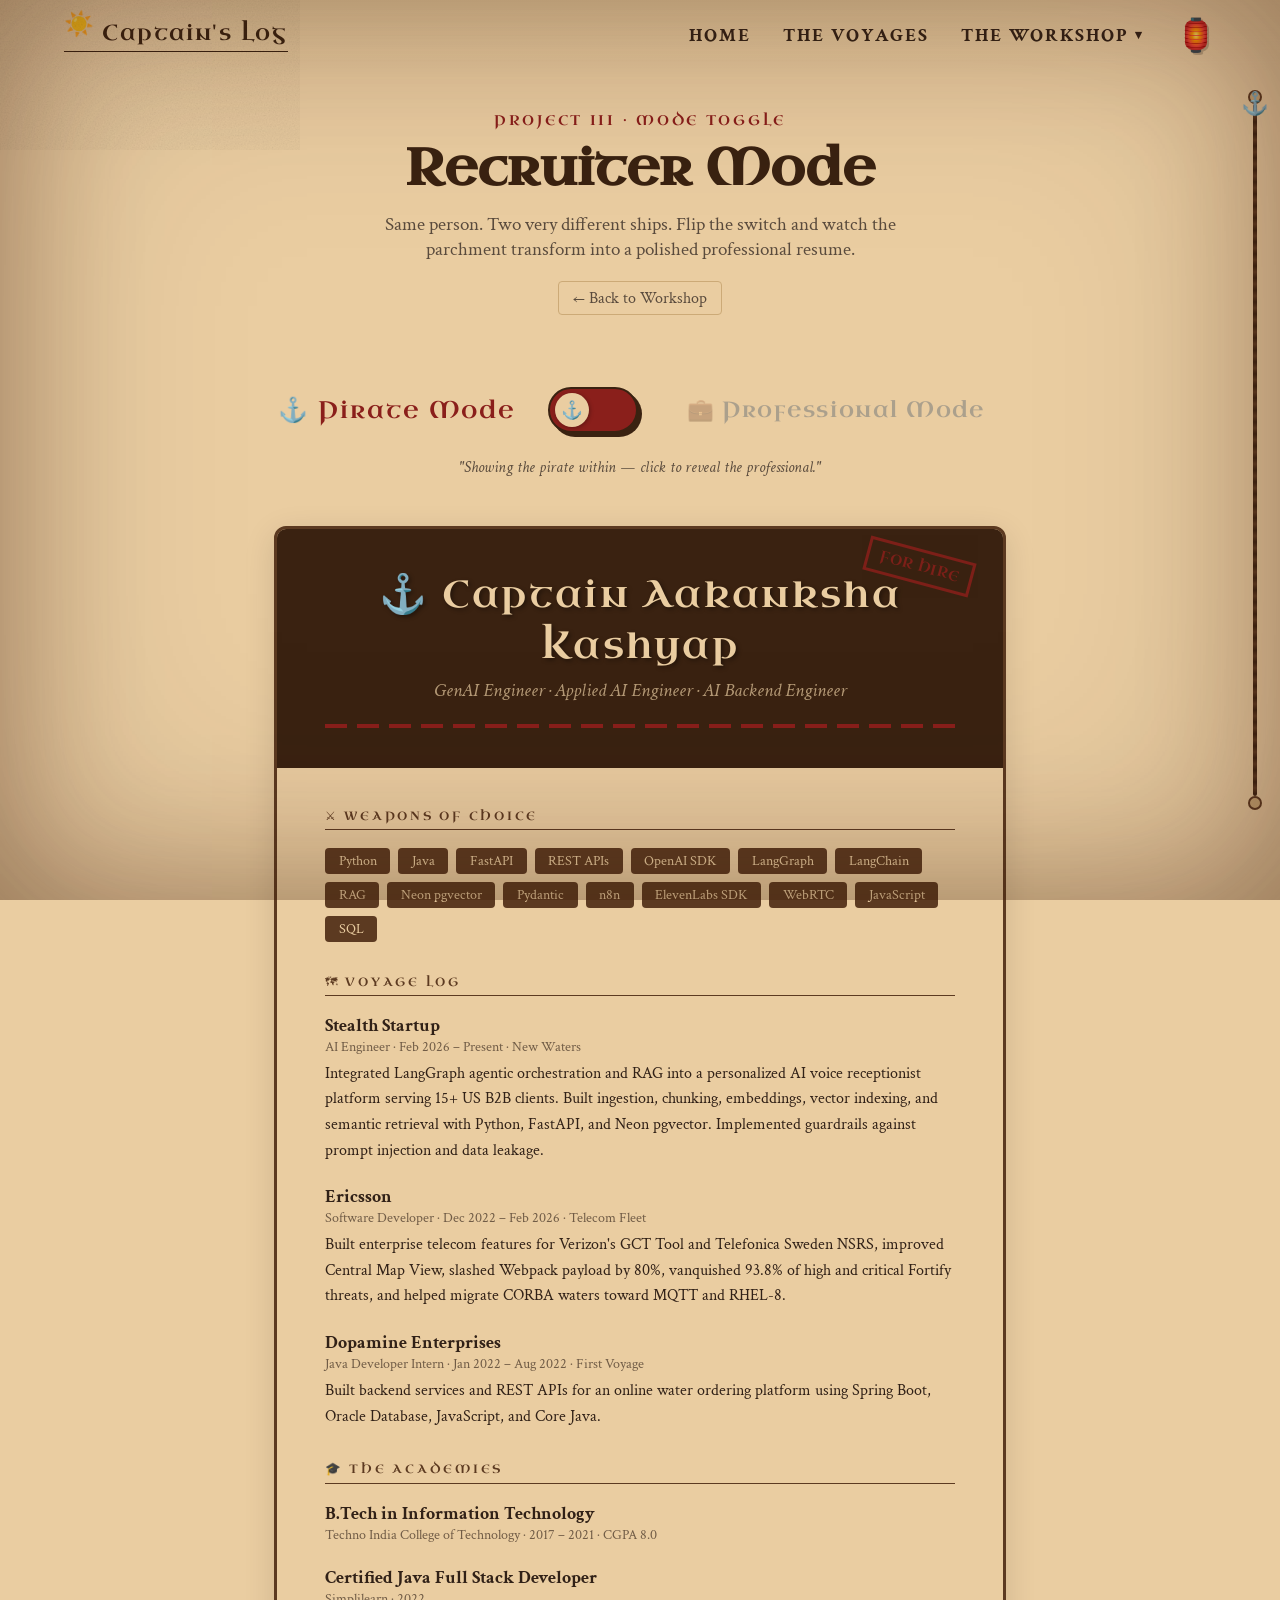
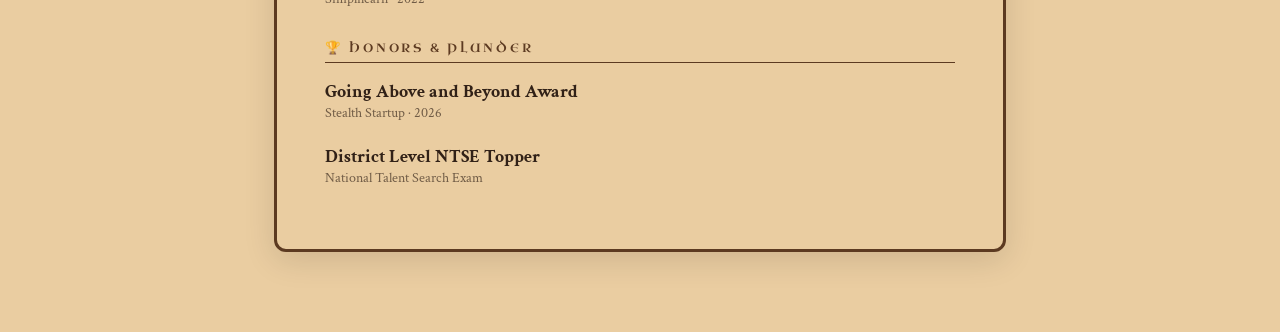
<file: project-recruiter.html>
<!DOCTYPE html>
<html lang="en">
<head>
  <meta charset="UTF-8">
  <meta name="viewport" content="width=device-width, initial-scale=1.0">
  <title>Recruiter Mode — Aakanksha Kashyap</title>
  <link href="https://fonts.googleapis.com/css2?family=Crimson+Text:ital,wght@0,400;0,600;1,400;1,600&family=Karla:wght@300;400;500;700&family=Uncial+Antiqua&display=swap" rel="stylesheet">
  <style>
    :root{--parchment:#eacda1;--parchment-dark:#ccaa77;--wood:#5c3a21;--wood-dark:#3a2211;--ink:#312117;--ink-faded:#5a4b3d;--red-flag:#8a1f1b;--font-display:'Uncial Antiqua',cursive;--font-serif:'Crimson Text',serif;--font-body:'Karla',sans-serif;}
    body.night-mode{--parchment:#0f172a;--parchment-dark:#1e293b;--wood:#1e1b4b;--wood-dark:#000;--ink:#e2e8f0;--ink-faded:#94a3b8;--red-flag:#38bdf8;}
    *,*::before,*::after{margin:0;padding:0;box-sizing:border-box;}
    body{background:var(--parchment);color:var(--ink);font-family:var(--font-body);overflow-x:hidden;transition:background-color 2s,color 2s;}
    .burn-in-layer{position:fixed;inset:0;background:#000;z-index:999999;pointer-events:none;mask-image:radial-gradient(circle,transparent 0%,black 0%);-webkit-mask-image:radial-gradient(circle,transparent 0%,black 0%);animation:burnReveal 2.5s cubic-bezier(.8,0,.2,1) forwards;}
    @keyframes burnReveal{0%{mask-image:radial-gradient(circle,transparent 0%,black 0%);-webkit-mask-image:radial-gradient(circle,transparent 0%,black 0%)}70%{mask-image:radial-gradient(circle,transparent 100%,black 150%);-webkit-mask-image:radial-gradient(circle,transparent 100%,black 150%)}100%{mask-image:radial-gradient(circle,transparent 200%,black 300%);-webkit-mask-image:radial-gradient(circle,transparent 200%,black 300%);opacity:0}}
    .burn-flames{position:absolute;width:100%;height:100%;background:radial-gradient(circle,transparent 0%,#ff5e00 5%,#8a1f1b 10%,black 15%);mix-blend-mode:color-dodge;animation:burnFlames 2s forwards;}
    @keyframes burnFlames{0%{transform:scale(0);opacity:1}100%{transform:scale(30);opacity:0}}
    .texture-overlay{position:fixed;inset:0;pointer-events:none;z-index:1000;opacity:.45;mix-blend-mode:multiply;transition:opacity 2s;}
    body.night-mode .texture-overlay{opacity:.12;}
    .vignette{position:fixed;inset:0;pointer-events:none;z-index:999;box-shadow:inset 0 0 150px rgba(71,35,12,.4),inset 0 0 300px rgba(45,17,3,.2);}
    body.night-mode .vignette{box-shadow:inset 0 0 200px rgba(0,0,0,.9);}
    nav{position:fixed;top:0;width:100%;padding:1rem 5%;z-index:100;display:flex;justify-content:space-between;align-items:center;background:linear-gradient(to bottom,var(--parchment),transparent);transition:background 2s;}
    .logo{font-family:var(--font-display);font-size:1.35rem;color:var(--wood-dark);text-decoration:none;letter-spacing:.08em;padding-bottom:4px;padding-left:2.4rem;border-bottom:1.5px solid var(--wood-dark);white-space:nowrap;transition:color 2s,border-color 2s;}
    body.night-mode .logo{color:#fdf5e6;border-bottom-color:rgba(253,245,230,.4);}
    .sky-sun,.sky-moon{position:fixed;z-index:200;pointer-events:none;font-size:1.5rem;top:.65rem;left:5%;}
    .sky-moon{opacity:0;}
    .nav-links{display:flex;gap:2rem;align-items:center;}
    .nav-links a{font-family:var(--font-serif);font-size:1.2rem;font-weight:bold;color:var(--ink);text-decoration:none;text-transform:uppercase;letter-spacing:2px;transition:color .3s;}
    .nav-links a:hover{color:var(--red-flag);}
    .lantern-toggle{font-size:2rem;cursor:pointer;color:var(--wood-dark);transition:transform 1s,filter .3s,color 2s;filter:drop-shadow(2px 2px 0 rgba(0,0,0,.2));}
    .lantern-toggle:hover{filter:drop-shadow(0 0 10px #ffdf73);}
    body.night-mode .lantern-toggle{text-shadow:0 0 20px #ffdf73;animation:swingLantern 3s ease-in-out infinite;}
    @keyframes swingLantern{0%,100%{transform:rotate(-12deg)}50%{transform:rotate(12deg)}}
    .nav-dropdown{position:relative;}
    .nav-dropdown::after{content:'';position:absolute;top:100%;left:-12px;right:-12px;height:1.2rem;z-index:499;}
    .dropdown-trigger{font-family:var(--font-serif);font-size:1.2rem;font-weight:bold;color:var(--ink);text-transform:uppercase;letter-spacing:2px;display:flex;align-items:center;gap:.3em;cursor:pointer;transition:color .3s;user-select:none;}
    .nav-dropdown:hover .dropdown-trigger,.nav-dropdown.open .dropdown-trigger{color:var(--red-flag);}
    .caret{font-size:.7em;transition:transform .25s;display:inline-block;}
    .nav-dropdown:hover .caret,.nav-dropdown.open .caret{transform:rotate(180deg);}
    .dropdown-menu{position:absolute;top:calc(100% + 1rem);right:0;min-width:265px;background:var(--parchment);border:2px solid var(--wood-dark);box-shadow:4px 4px 0 rgba(0,0,0,.15);display:flex;flex-direction:column;opacity:0;pointer-events:none;transform:translateY(-8px);transition:opacity .2s,transform .2s;z-index:500;}
    .nav-dropdown:hover .dropdown-menu,.nav-dropdown.open .dropdown-menu{opacity:1;pointer-events:all;transform:translateY(0);}
    .dropdown-section-label{font-family:var(--font-display);font-size:.7rem;letter-spacing:.2em;text-transform:uppercase;color:var(--ink-faded);padding:.5rem 1.2rem .2rem;}
    .dropdown-menu a{font-family:var(--font-serif);font-size:1.05rem;color:var(--ink);text-decoration:none;padding:.6rem 1.2rem;border-bottom:1px solid rgba(90,75,61,.2);transition:background .15s,color .15s;letter-spacing:.05em;white-space:nowrap;}
    .dropdown-menu a:last-child{border-bottom:none;}
    .dropdown-menu a:hover{background:var(--wood);color:var(--parchment);}
    .dropdown-menu a.current-page{color:var(--red-flag);font-style:italic;pointer-events:none;}
    .dd-divider{height:1px;background:var(--parchment-dark);margin:0;}
    body.night-mode .dropdown-menu{background:var(--parchment-dark);border-color:var(--ink-faded);}
    body.night-mode .dropdown-menu a{color:var(--ink);border-bottom-color:rgba(255,255,255,.1);}
    body.night-mode .dropdown-menu a:hover{background:var(--wood);color:#fdf5e6;}
    .rope-scrollbar{position:fixed;right:16px;top:10vh;bottom:10vh;width:18px;z-index:300;pointer-events:none;display:flex;flex-direction:column;align-items:center;}
    .rope-top-ring,.rope-bot-ring{width:14px;height:14px;border-radius:50%;border:2px solid var(--wood);background:var(--parchment-dark);flex-shrink:0;}
    .rope-line{flex:1;width:4px;background:repeating-linear-gradient(to bottom,var(--wood) 0,var(--wood-dark) 6px,var(--wood) 12px);border-radius:2px;}
    .rope-anchor{font-size:1.4rem;position:absolute;left:50%;transform:translateX(-50%);top:0;transition:top .1s linear;pointer-events:none;}
    @keyframes sunSet{0%{top:.65rem;left:5%;opacity:1;transform:scale(1) rotate(0)}100%{top:105vh;left:105vw;opacity:0;transform:scale(.2) rotate(210deg)}}
    @keyframes moonRise{0%{top:105vh;left:105vw;opacity:0;transform:scale(.2)}100%{top:.65rem;left:5%;opacity:1;transform:scale(1)}}
    @keyframes moonSet{0%{top:.65rem;left:5%;opacity:1}100%{top:105vh;left:105vw;opacity:0;transform:scale(.2)}}
    @keyframes sunRise{0%{top:105vh;left:105vw;opacity:0;transform:scale(.2)}100%{top:.65rem;left:5%;opacity:1;transform:scale(1)}}

    /* PAGE */
    .page-hero{padding:7rem 6% 2.5rem;text-align:center;}
    .page-label{font-family:var(--font-display);font-size:.85rem;letter-spacing:.2em;color:var(--red-flag);text-transform:uppercase;margin-bottom:.4rem;}
    .page-title{font-family:var(--font-display);font-size:clamp(1.8rem,5vw,3.2rem);color:var(--wood-dark);margin-bottom:.6rem;}
    body.night-mode .page-title{color:#fdf5e6;}
    .page-desc{font-family:var(--font-serif);font-size:1.2rem;color:var(--ink-faded);max-width:520px;margin:0 auto 1.2rem;}
    .back-link{display:inline-flex;align-items:center;gap:.4em;font-family:var(--font-serif);font-size:1rem;color:var(--ink-faded);text-decoration:none;border:1.5px solid var(--parchment-dark);padding:.35rem .9rem;border-radius:4px;transition:all .2s;}
    .back-link:hover{color:var(--ink);border-color:var(--wood);}

    /* TOGGLE */
    .toggle-section{padding:2rem 6% 3rem;display:flex;flex-direction:column;align-items:center;gap:1.5rem;}
    .toggle-row{display:flex;align-items:center;gap:2rem;flex-wrap:wrap;justify-content:center;}
    .mode-label{font-family:var(--font-display);font-size:1.5rem;letter-spacing:.08em;transition:opacity .4s,transform .4s;cursor:pointer;}
    .mode-label.pirate{color:var(--red-flag);}
    .mode-label.pro{color:#1e3a5f;}
    body.night-mode .mode-label.pro{color:#7dd3fc;}
    .mode-label.inactive{opacity:.3;transform:scale(.9);}
    .toggle-input{opacity:0;width:0;height:0;position:absolute;}
    .toggle-slider{display:block;width:90px;height:46px;background:var(--red-flag);border-radius:46px;cursor:pointer;position:relative;transition:background .5s;border:2.5px solid var(--wood-dark);box-shadow:4px 4px 0 var(--wood-dark);}
    .toggle-slider::before{content:'⚓';display:flex;align-items:center;justify-content:center;position:absolute;left:5px;top:50%;transform:translateY(-50%);width:34px;height:34px;background:var(--parchment);border-radius:50%;font-size:1.1rem;transition:left .4s cubic-bezier(.34,1.56,.64,1),background .4s;box-shadow:1px 1px 4px rgba(0,0,0,.3);}
    .toggle-input:checked+.toggle-slider{background:#1e3a5f;}
    body.night-mode .toggle-input:checked+.toggle-slider{background:#0369a1;}
    .toggle-input:checked+.toggle-slider::before{left:49px;content:'💼';background:#e2e8f0;}
    .mode-hint{font-family:var(--font-serif);font-style:italic;font-size:1rem;color:var(--ink-faded);}

    /* RESUME CARD */
    .resume-wrap{padding:0 5% 5rem;max-width:860px;margin:0 auto;}
    .resume-card{border-radius:12px;overflow:hidden;transition:box-shadow .4s;box-shadow:0 8px 32px rgba(0,0,0,.12);}
    .resume-card.switching{animation:cardFlip .55s ease-in-out;}
    @keyframes cardFlip{0%{transform:perspective(1400px) rotateY(0)}50%{transform:perspective(1400px) rotateY(90deg);opacity:.3}100%{transform:perspective(1400px) rotateY(0)}}

    /* PIRATE RESUME */
    .pirate-mode{background:var(--parchment);border:3px solid var(--wood);font-family:var(--font-serif);}
    .pirate-header{background:var(--wood-dark);color:var(--parchment);padding:2.5rem 3rem;text-align:center;position:relative;}
    body.night-mode .pirate-header{color:#fdf5e6;}
    .pirate-header::after{content:'';display:block;height:4px;background:repeating-linear-gradient(90deg,var(--red-flag) 0 22px,transparent 22px 32px);margin-top:1.3rem;}
    .pirate-stamp{position:absolute;top:1.2rem;right:1.8rem;border:3px solid var(--red-flag);color:var(--red-flag);padding:.3rem .7rem;font-family:var(--font-display);font-size:.9rem;transform:rotate(15deg);opacity:.85;letter-spacing:.05em;}
    .pirate-name{font-family:var(--font-display);font-size:2.4rem;letter-spacing:.06em;text-shadow:2px 2px 4px rgba(0,0,0,.4);}
    .pirate-rank{font-family:var(--font-serif);font-style:italic;font-size:1.2rem;color:rgba(234,205,161,.7);margin-top:.4rem;}
    .resume-body{padding:2.5rem 3rem;}
    .sec-title{font-size:.78rem;letter-spacing:.22em;text-transform:uppercase;border-bottom:1.5px solid currentColor;padding-bottom:.35rem;margin-bottom:1.1rem;margin-top:2rem;}
    .sec-title:first-child{margin-top:0;}
    .pirate-sec-title{color:var(--wood);font-family:var(--font-display);}
    body.night-mode .pirate-sec-title{color:var(--red-flag);}
    .skill-row{display:flex;flex-wrap:wrap;gap:.5rem;margin-top:.8rem;}
    .skill-tag{padding:.25rem .85rem;border-radius:4px;font-size:.88rem;}
    .pirate-skill{background:var(--wood);color:var(--parchment);font-family:var(--font-serif);}
    body.night-mode .pirate-skill{color:#fdf5e6;}
    .entry{margin-bottom:1.4rem;}
    .entry-title{font-weight:bold;font-size:1.1rem;font-family:var(--font-serif);}
    .entry-meta{font-size:.9rem;opacity:.65;margin-bottom:.3rem;}
    .entry-desc{font-size:.97rem;line-height:1.65;}

    /* PRO RESUME */
    .pro-mode{background:#0f1923;border:3px solid #1e3a5f;color:#e2e8f0;font-family:var(--font-body);}
    .pro-header{background:linear-gradient(135deg,#1e3a5f,#0f1923);padding:2.5rem 3rem;display:flex;justify-content:space-between;align-items:flex-end;flex-wrap:wrap;gap:1.2rem;}
    .pro-name{font-size:2.1rem;font-weight:700;color:#f1f5f9;letter-spacing:.02em;}
    .pro-title{font-size:1rem;color:#7dd3fc;letter-spacing:.1em;text-transform:uppercase;margin-top:.25rem;}
    .pro-contacts{display:flex;flex-direction:column;align-items:flex-end;gap:.35rem;}
    .pro-contact-item{font-size:.85rem;color:#94a3b8;}
    .pro-body{padding:2.5rem 3rem;}
    .pro-sec-title{color:#7dd3fc;font-size:.75rem;letter-spacing:.22em;border-bottom:1px solid #1e3a5f;}
    .pro-skill{background:#1e3a5f;color:#7dd3fc;border:1px solid #1e4d7a;}
    .pro-entry-title{color:#f1f5f9;}
    .pro-entry-meta{color:#64748b;}
    .pro-entry-desc{color:#94a3b8;}
    .pro-badge{display:inline-block;background:#0c4a6e;color:#38bdf8;padding:.15rem .65rem;border-radius:12px;font-size:.8rem;letter-spacing:.05em;border:1px solid #0369a1;margin-left:.5rem;}

    @media(max-width:640px){
      .pirate-header,.pro-header,.resume-body,.pro-body{padding:1.5rem 1.5rem;}
      .pirate-name{font-size:1.7rem;}
      nav{padding:.8rem 1rem;flex-wrap:wrap;gap:.5rem;}
      .nav-links{gap:.8rem;flex-wrap:wrap;justify-content:flex-end;}
      .nav-links a{font-size:.9rem;}
      .pro-header{flex-direction:column;align-items:flex-start;}
      .pro-contacts{align-items:flex-start;}
    }
  </style>
</head>
<body>
  <div class="burn-in-layer"><div class="burn-flames"></div></div>
  <canvas id="starCanvas" style="position:fixed;top:0;left:0;width:100vw;height:100vh;z-index:1;pointer-events:none;opacity:0;transition:opacity 2s;"></canvas>
  <svg class="texture-overlay" xmlns="http://www.w3.org/2000/svg"><filter id="noise"><feTurbulence type="fractalNoise" baseFrequency="0.65" numOctaves="3" stitchTiles="stitch"/><feColorMatrix type="saturate" values="0"/></filter><rect width="100%" height="100%" filter="url(#noise)" opacity="0.4"/></svg>
  <div class="vignette"></div>
  <div class="sky-sun" id="skySun">☀️</div>
  <div class="sky-moon" id="skyMoon">🌙</div>

  <nav>
    <a href="index.html" class="logo">Captain's Log</a>
    <div class="nav-links">
      <a href="index.html">Home</a>
      <a href="journey-map.html" target="_blank">The Voyages</a>
      <div class="nav-dropdown" id="workshopDropdown">
        <span class="dropdown-trigger">The Workshop <span class="caret">▾</span></span>
        <div class="dropdown-menu">
          <a href="projects.html">Explore All Projects</a>
          <div class="dd-divider"></div>
          <a href="project-voice.html">🔮 AI Voice Agent</a>
          <a href="https://final-ai-voice-receptionist.vercel.app" target="_blank" rel="noopener">Enterprise Voice AI Orchestration Agent</a>
          <a href="project-ugc.html">🎥 UGC Ads Creator</a>
          <a href="project-rag.html">📚 Enterprise AI Knowledge Assistant</a>
          <a href="https://enterprise-ai-knowledge-assistant-l.vercel.app/project-rag.html" target="_blank" rel="noopener">🔗 LangChain Powered Enterprise Assistant</a>
          <div class="dd-divider"></div>
          <a href="project-terminal.html">🧭 Navigator's Console</a>
          <a href="project-parrot.html">🦜 Captain's Parrot</a>
          <a href="project-recruiter.html" class="current-page">⚓ Recruiter Mode</a>
        </div>
      </div>
      <div class="lantern-toggle" id="nightToggle" title="Toggle Night Voyage">🏮</div>
    </div>
  </nav>

  <main>
    <div class="page-hero">
      <div class="page-label">Project III · Mode Toggle</div>
      <h1 class="page-title">Recruiter Mode</h1>
      <p class="page-desc">Same person. Two very different ships. Flip the switch and watch the parchment transform into a polished professional resume.</p>
      <a href="projects.html" class="back-link">← Back to Workshop</a>
    </div>
    <div class="toggle-section">
      <div class="toggle-row">
        <span class="mode-label pirate" id="pirateLabel" onclick="if(isPro)flip()">⚓ Pirate Mode</span>
        <label class="toggle-switch-wrap" style="position:relative;">
          <input type="checkbox" id="modeToggle" class="toggle-input">
          <span class="toggle-slider"></span>
        </label>
        <span class="mode-label pro inactive" id="proLabel" onclick="if(!isPro)flip()">💼 Professional Mode</span>
      </div>
      <p class="mode-hint" id="modeHint">"Showing the pirate within — click to reveal the professional."</p>
    </div>

    <div class="resume-wrap">
      <div class="resume-card pirate-mode" id="resumeCard">
        <!-- PIRATE -->
        <div id="pirateContent">
          <div class="pirate-header">
            <div class="pirate-stamp">FOR HIRE</div>
            <div class="pirate-name">⚓ Captain Aakanksha Kashyap</div>
            <div class="pirate-rank">GenAI Engineer · Applied AI Engineer · AI Backend Engineer</div>
          </div>
          <div class="resume-body">
            <div class="sec-title pirate-sec-title">⚔ Weapons of Choice</div>
            <div class="skill-row">
              <span class="skill-tag pirate-skill">Python</span><span class="skill-tag pirate-skill">Java</span><span class="skill-tag pirate-skill">FastAPI</span><span class="skill-tag pirate-skill">REST APIs</span><span class="skill-tag pirate-skill">OpenAI SDK</span><span class="skill-tag pirate-skill">LangGraph</span><span class="skill-tag pirate-skill">LangChain</span><span class="skill-tag pirate-skill">RAG</span><span class="skill-tag pirate-skill">Neon pgvector</span><span class="skill-tag pirate-skill">Pydantic</span><span class="skill-tag pirate-skill">n8n</span><span class="skill-tag pirate-skill">ElevenLabs SDK</span><span class="skill-tag pirate-skill">WebRTC</span><span class="skill-tag pirate-skill">JavaScript</span><span class="skill-tag pirate-skill">SQL</span>
            </div>
            <div class="sec-title pirate-sec-title">🗺 Voyage Log</div>
            <div class="entry">
              <div class="entry-title">Stealth Startup</div>
              <div class="entry-meta">AI Engineer · Feb 2026 – Present · New Waters</div>
              <div class="entry-desc">Integrated LangGraph agentic orchestration and RAG into a personalized AI voice receptionist platform serving 15+ US B2B clients. Built ingestion, chunking, embeddings, vector indexing, and semantic retrieval with Python, FastAPI, and Neon pgvector. Implemented guardrails against prompt injection and data leakage.</div>
            </div>
            <div class="entry">
              <div class="entry-title">Ericsson</div>
              <div class="entry-meta">Software Developer · Dec 2022 – Feb 2026 · Telecom Fleet</div>
              <div class="entry-desc">Built enterprise telecom features for Verizon's GCT Tool and Telefonica Sweden NSRS, improved Central Map View, slashed Webpack payload by 80%, vanquished 93.8% of high and critical Fortify threats, and helped migrate CORBA waters toward MQTT and RHEL-8.</div>
            </div>
            <div class="entry">
              <div class="entry-title">Dopamine Enterprises</div>
              <div class="entry-meta">Java Developer Intern · Jan 2022 – Aug 2022 · First Voyage</div>
              <div class="entry-desc">Built backend services and REST APIs for an online water ordering platform using Spring Boot, Oracle Database, JavaScript, and Core Java.</div>
            </div>
            <div class="sec-title pirate-sec-title">🎓 The Academies</div>
            <div class="entry">
              <div class="entry-title">B.Tech in Information Technology</div>
              <div class="entry-meta">Techno India College of Technology · 2017 – 2021 · CGPA 8.0</div>
            </div>
            <div class="entry">
              <div class="entry-title">Certified Java Full Stack Developer</div>
              <div class="entry-meta">Simplilearn · 2022</div>
            </div>
            <div class="sec-title pirate-sec-title">🏆 Honors &amp; Plunder</div>
            <div class="entry">
              <div class="entry-title">Going Above and Beyond Award</div>
              <div class="entry-meta">Stealth Startup · 2026</div>
            </div>
            <div class="entry">
              <div class="entry-title">District Level NTSE Topper</div>
              <div class="entry-meta">National Talent Search Exam</div>
            </div>
          </div>
        </div>
        <!-- PRO -->
        <div id="proContent" style="display:none;">
          <div class="pro-header">
            <div>
              <div class="pro-name">Aakanksha Kashyap</div>
              <div class="pro-title">GenAI Engineer · Applied AI Engineer · AI Backend Engineer</div>
            </div>
            <div class="pro-contacts">
              <div class="pro-contact-item">📧 aaku.mas@gmail.com</div>
              <div class="pro-contact-item">📞 +91 9113302599</div>
              <div class="pro-contact-item">💼 https://www.linkedin.com/in/aakanksha-kashyap-ai/</div>
              <div class="pro-contact-item">🐙 https://github.com/aakanksha98</div>
              <div class="pro-contact-item">📍 Bangalore, India</div>
              <div class="pro-contact-item">🌐 aakanksha98.github.io</div>
            </div>
          </div>
          <div class="pro-body">
            <div class="sec-title pro-sec-title">Professional Summary</div>
            <div class="entry-desc pro-entry-desc" style="margin-top:.9rem;">AI Engineer with 3.8+ years of experience spanning enterprise backend systems at Ericsson and applied AI systems in production. Builds agentic AI systems using LangGraph, end-to-end RAG pipelines with Neon Postgres and pgvector, and FastAPI backends. Currently building an enterprise-grade voice AI receptionist platform at a stealth startup.</div>
            <div class="sec-title pro-sec-title" style="margin-top:2rem;">Technical Skills</div>
            <div class="skill-row" style="margin-top:.9rem;">
              <span class="skill-tag pro-skill">Python</span><span class="skill-tag pro-skill">Java</span><span class="skill-tag pro-skill">SQL</span><span class="skill-tag pro-skill">FastAPI</span><span class="skill-tag pro-skill">REST APIs</span><span class="skill-tag pro-skill">Pydantic</span><span class="skill-tag pro-skill">OpenAI SDK</span><span class="skill-tag pro-skill">LangGraph</span><span class="skill-tag pro-skill">LangChain</span><span class="skill-tag pro-skill">RAG</span><span class="skill-tag pro-skill">Neon pgvector</span><span class="skill-tag pro-skill">Embeddings</span><span class="skill-tag pro-skill">n8n</span><span class="skill-tag pro-skill">ElevenLabs SDK</span><span class="skill-tag pro-skill">WebRTC</span><span class="skill-tag pro-skill">JavaScript</span><span class="skill-tag pro-skill">Git</span>
            </div>
            <div class="sec-title pro-sec-title" style="margin-top:2rem;">Experience</div>
            <div class="entry" style="margin-top:1.1rem;">
              <div class="entry-title pro-entry-title">AI Engineer <span class="pro-badge">Feb 2026 – Present</span></div>
              <div class="entry-meta pro-entry-meta">Stealth Startup</div>
              <div class="entry-desc pro-entry-desc">Integrated LangGraph agentic orchestration for appointment scheduling, cancellation, and rescheduling plus RAG into a personalized AI voice receptionist platform for US-based B2B clients. Built document ingestion, chunking, embedding generation, vector indexing, and semantic retrieval pipelines using Python, FastAPI, and Neon Postgres with pgvector. Implemented guardrails against prompt injection and data leakage. Serving 15+ clients across dental, legal, spa, and automotive industries.</div>
            </div>
            <div class="entry">
              <div class="entry-title pro-entry-title">Software Developer <span class="pro-badge">Dec 2022 – Feb 2026</span></div>
              <div class="entry-meta pro-entry-meta">Ericsson</div>
              <div class="entry-desc pro-entry-desc">Worked on Verizon's GCT Tool and Ericsson's NSRS project for Telefonica Sweden. Enhanced Central Map View with physical link visualization, LSP state updates, and context menu integrations. Architected legacy Vanilla JS to ES Module migration with Webpack — slashing application payload by 80%. Remediated 93.8% of high and critical Fortify vulnerabilities. Supported CORBA to MQTT migration and RHEL-8 server migration.</div>
            </div>
            <div class="entry">
              <div class="entry-title pro-entry-title">Java Developer Intern <span class="pro-badge">Jan 2022 – Aug 2022</span></div>
              <div class="entry-meta pro-entry-meta">Dopamine Enterprises</div>
              <div class="entry-desc pro-entry-desc">Designed SQL schemas and queries for an online water ordering platform; tested REST APIs and wrote unit tests. Collaborated on full-stack features, API documentation, and Git-based code reviews.</div>
            </div>
            <div class="sec-title pro-sec-title" style="margin-top:2rem;">AI Engineering Projects</div>
            <div class="entry" style="margin-top:1.1rem;">
              <div class="entry-title pro-entry-title">Multi-Node Graph-Orchestrated Voice AI Agent</div>
              <div class="entry-desc pro-entry-desc">Built an agentic voice AI receptionist using LangGraph with stateful multi-node architecture, profile-scoped RAG via Neon pgvector, mock appointment tools, and browser-based voice interaction with FastAPI backend.</div>
            </div>
            <div class="entry">
              <div class="entry-title pro-entry-title">Enterprise AI Knowledge Assistant</div>
              <div class="entry-desc pro-entry-desc">Built an end-to-end RAG system for company knowledge documents with document ingestion, chunking, embeddings, Neon pgvector indexing, grounded answers, source citations, and a LangChain refactored version.</div>
            </div>
            <div class="entry">
              <div class="entry-title pro-entry-title">Image-to-UGC Ad Generation Workflow</div>
              <div class="entry-desc pro-entry-desc">Built AI workflow automation for generating UGC-style video advertisements from a single source image using n8n; later adopted and extended for company marketing content automation at stealth startup.</div>
            </div>
            <div class="sec-title pro-sec-title" style="margin-top:2rem;">Achievements</div>
            <div class="entry" style="margin-top:1.1rem;">
              <div class="entry-title pro-entry-title">Going Above and Beyond Award</div>
              <div class="entry-meta pro-entry-meta">Stealth Startup · 2026</div>
            </div>
            <div class="entry">
              <div class="entry-title pro-entry-title">District Level NTSE Topper</div>
              <div class="entry-meta pro-entry-meta">National Talent Search Exam</div>
            </div>
            <div class="sec-title pro-sec-title" style="margin-top:2rem;">Education</div>
            <div class="entry" style="margin-top:1.1rem;">
              <div class="entry-title pro-entry-title">B.Tech in Information Technology</div>
              <div class="entry-meta pro-entry-meta">Techno India College of Technology · 2017 – 2021 · CGPA 8.0</div>
            </div>
            <div class="entry">
              <div class="entry-title pro-entry-title">Certified Java Full Stack Developer</div>
              <div class="entry-meta pro-entry-meta">Simplilearn · 2022</div>
            </div>
          </div>
        </div>
      </div>
    </div>
  </main>

  <div class="rope-scrollbar"><div class="rope-top-ring"></div><div class="rope-line"></div><div class="rope-bot-ring"></div><div class="rope-anchor" id="ropeAnchor">⚓</div></div>

  <script>
    const nightToggle=document.getElementById('nightToggle'),skySun=document.getElementById('skySun'),skyMoon=document.getElementById('skyMoon');
    const THEME_STORAGE_KEY='portfolio-night-mode';
    let isNight=localStorage.getItem(THEME_STORAGE_KEY)==='night';
    document.body.classList.toggle('night-mode',isNight);
    if(isNight)skyMoon.style.opacity='1';
    nightToggle.addEventListener('click',()=>{isNight=!isNight;localStorage.setItem(THEME_STORAGE_KEY,isNight?'night':'day');document.body.classList.toggle('night-mode',isNight);if(isNight){skySun.style.animation='sunSet 2.8s ease-in-out forwards';setTimeout(()=>{skyMoon.style.opacity='1';skyMoon.style.animation='moonRise 2s ease-out forwards';},1200);}else{skyMoon.style.animation='moonSet 2.5s ease-in-out forwards';setTimeout(()=>{skySun.style.opacity='1';skySun.style.animation='sunRise 2s ease-out forwards';},1000);}});
    const workshopDd=document.getElementById('workshopDropdown');
    workshopDd.querySelector('.dropdown-trigger').addEventListener('click',()=>workshopDd.classList.toggle('open'));
    document.addEventListener('click',e=>{if(!workshopDd.contains(e.target))workshopDd.classList.remove('open');});
    window.addEventListener('scroll',()=>{const p=window.scrollY/(document.body.scrollHeight-window.innerHeight);document.getElementById('ropeAnchor').style.top=(p*window.innerHeight*.8)+'px';},{passive:true});
    (function(){const c=document.getElementById('starCanvas'),x=c.getContext('2d');let s=[];function r(){c.width=innerWidth;c.height=innerHeight;s=Array.from({length:120},()=>({x:Math.random()*c.width,y:Math.random()*c.height*.75,r:Math.random()*1.5+.4,a:Math.random(),da:(Math.random()-.5)*.01}));}function d(){x.clearRect(0,0,c.width,c.height);s.forEach(p=>{p.a=Math.max(.1,Math.min(1,p.a+p.da));if(p.a<=.1||p.a>=1)p.da*=-1;x.beginPath();x.arc(p.x,p.y,p.r,0,Math.PI*2);x.fillStyle=`rgba(255,255,240,${p.a})`;x.fill();});requestAnimationFrame(d);}r();window.addEventListener('resize',r);d();})();

    const resumeCard=document.getElementById('resumeCard'),pirateContent=document.getElementById('pirateContent'),proContent=document.getElementById('proContent'),pirateLabel=document.getElementById('pirateLabel'),proLabel=document.getElementById('proLabel'),modeHint=document.getElementById('modeHint'),modeToggle=document.getElementById('modeToggle');
    let isPro=false;
    function flip(){isPro=!isPro;modeToggle.checked=isPro;resumeCard.classList.add('switching');resumeCard.addEventListener('animationend',()=>resumeCard.classList.remove('switching'),{once:true});setTimeout(()=>{if(isPro){resumeCard.classList.remove('pirate-mode');resumeCard.classList.add('pro-mode');pirateContent.style.display='none';proContent.style.display='block';pirateLabel.classList.add('inactive');proLabel.classList.remove('inactive');modeHint.textContent='"Professional mode: ready for any boardroom."';}else{resumeCard.classList.add('pirate-mode');resumeCard.classList.remove('pro-mode');pirateContent.style.display='block';proContent.style.display='none';pirateLabel.classList.remove('inactive');proLabel.classList.add('inactive');modeHint.textContent='"Showing the pirate within — click to reveal the professional."';}},280);}
    modeToggle.addEventListener('change',flip);
  </script>
</body>
</html>
</file>
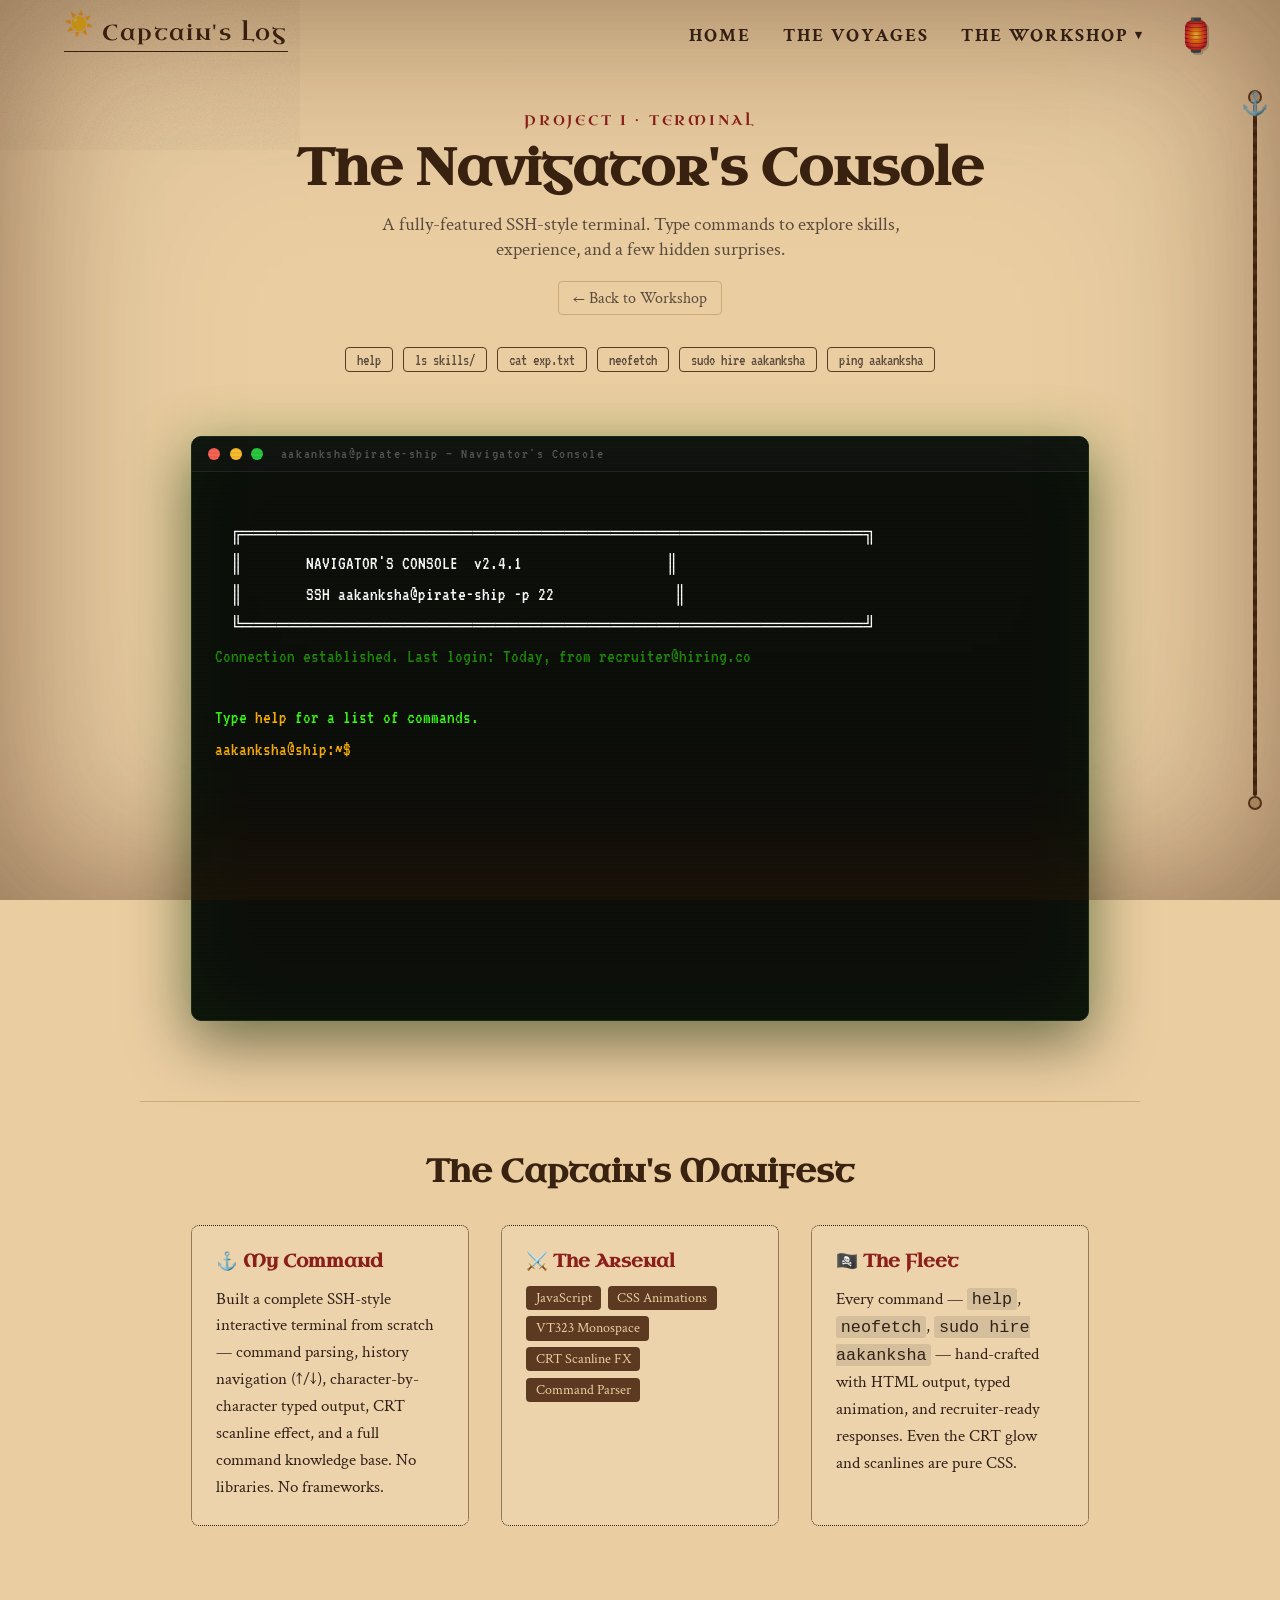
<file: project-terminal.html>
<!DOCTYPE html>
<html lang="en">
<head>
  <meta charset="UTF-8">
  <meta name="viewport" content="width=device-width, initial-scale=1.0">
  <title>Navigator's Console — Aakanksha Kashyap</title>
  <link href="https://fonts.googleapis.com/css2?family=Crimson+Text:ital,wght@0,400;0,600;1,400;1,600&family=Karla:wght@300;400;500;700&family=Uncial+Antiqua&display=swap" rel="stylesheet">
  <link href="https://fonts.googleapis.com/css2?family=VT323&display=swap" rel="stylesheet">
  <style>
    :root {
      --parchment:#eacda1; --parchment-dark:#ccaa77; --wood:#5c3a21;
      --wood-dark:#3a2211; --ink:#312117; --ink-faded:#5a4b3d;
      --red-flag:#8a1f1b; --font-display:'Uncial Antiqua',cursive;
      --font-serif:'Crimson Text',serif; --font-body:'Karla',sans-serif;
      --font-mono:'VT323',monospace;
      --term-bg:#0d0f0b; --term-green:#39ff14; --term-green-dim:#1f8a0a; --term-amber:#ffb300;
    }
    body.night-mode { --parchment:#0f172a; --parchment-dark:#1e293b; --wood:#1e1b4b; --wood-dark:#000; --ink:#e2e8f0; --ink-faded:#94a3b8; --red-flag:#38bdf8; }
    *,*::before,*::after{margin:0;padding:0;box-sizing:border-box;}
    body { background:var(--parchment); color:var(--ink); font-family:var(--font-body); overflow-x:hidden; transition:background-color 2s,color 2s; }

    /* BURN-IN */
    .burn-in-layer{position:fixed;inset:0;background:#000;z-index:999999;pointer-events:none;mask-image:radial-gradient(circle,transparent 0%,black 0%);-webkit-mask-image:radial-gradient(circle,transparent 0%,black 0%);animation:burnReveal 2.5s cubic-bezier(.8,0,.2,1) forwards;}
    @keyframes burnReveal{0%{mask-image:radial-gradient(circle,transparent 0%,black 0%);-webkit-mask-image:radial-gradient(circle,transparent 0%,black 0%)}70%{mask-image:radial-gradient(circle,transparent 100%,black 150%);-webkit-mask-image:radial-gradient(circle,transparent 100%,black 150%)}100%{mask-image:radial-gradient(circle,transparent 200%,black 300%);-webkit-mask-image:radial-gradient(circle,transparent 200%,black 300%);opacity:0}}
    .burn-flames{position:absolute;width:100%;height:100%;background:radial-gradient(circle,transparent 0%,#ff5e00 5%,#8a1f1b 10%,black 15%);mix-blend-mode:color-dodge;animation:burnFlames 2s forwards;}
    @keyframes burnFlames{0%{transform:scale(0);opacity:1}100%{transform:scale(30);opacity:0}}
    .texture-overlay{position:fixed;inset:0;pointer-events:none;z-index:1000;opacity:.45;mix-blend-mode:multiply;transition:opacity 2s;}
    body.night-mode .texture-overlay{opacity:.12;}
    .vignette{position:fixed;inset:0;pointer-events:none;z-index:999;box-shadow:inset 0 0 150px rgba(71,35,12,.4),inset 0 0 300px rgba(45,17,3,.2);}
    body.night-mode .vignette{box-shadow:inset 0 0 200px rgba(0,0,0,.9);}

    /* NAV */
    nav{position:fixed;top:0;width:100%;padding:1rem 5%;z-index:100;display:flex;justify-content:space-between;align-items:center;background:linear-gradient(to bottom,var(--parchment),transparent);transition:background 2s;}
    .logo{font-family:var(--font-display);font-size:1.35rem;color:var(--wood-dark);text-decoration:none;letter-spacing:.08em;padding-bottom:4px;padding-left:2.4rem;border-bottom:1.5px solid var(--wood-dark);white-space:nowrap;transition:color 2s,border-color 2s;}
    body.night-mode .logo{color:#fdf5e6;border-bottom-color:rgba(253,245,230,.4);}
    .sky-sun,.sky-moon{position:fixed;z-index:200;pointer-events:none;font-size:1.5rem;top:.65rem;left:5%;}
    .sky-moon{opacity:0;}
    .nav-links{display:flex;gap:2rem;align-items:center;}
    .nav-links a{font-family:var(--font-serif);font-size:1.2rem;font-weight:bold;color:var(--ink);text-decoration:none;text-transform:uppercase;letter-spacing:2px;transition:color .3s;}
    .nav-links a:hover{color:var(--red-flag);}
    .lantern-toggle{font-size:2rem;cursor:pointer;color:var(--wood-dark);transition:transform 1s,filter .3s,color 2s;filter:drop-shadow(2px 2px 0 rgba(0,0,0,.2));}
    .lantern-toggle:hover{filter:drop-shadow(0 0 10px #ffdf73);}
    body.night-mode .lantern-toggle{text-shadow:0 0 20px #ffdf73;animation:swingLantern 3s ease-in-out infinite;}
    @keyframes swingLantern{0%,100%{transform:rotate(-12deg)}50%{transform:rotate(12deg)}}

    /* DROPDOWN */
    .nav-dropdown{position:relative;}
    .nav-dropdown::after{content:'';position:absolute;top:100%;left:-12px;right:-12px;height:1.2rem;z-index:499;}
    .dropdown-trigger{font-family:var(--font-serif);font-size:1.2rem;font-weight:bold;color:var(--ink);text-transform:uppercase;letter-spacing:2px;display:flex;align-items:center;gap:.3em;cursor:pointer;transition:color .3s;user-select:none;}
    .nav-dropdown:hover .dropdown-trigger,.nav-dropdown.open .dropdown-trigger{color:var(--red-flag);}
    .caret{font-size:.7em;transition:transform .25s;display:inline-block;}
    .nav-dropdown:hover .caret,.nav-dropdown.open .caret{transform:rotate(180deg);}
    .dropdown-menu{position:absolute;top:calc(100% + 1rem);right:0;min-width:265px;background:var(--parchment);border:2px solid var(--wood-dark);box-shadow:4px 4px 0 rgba(0,0,0,.15);display:flex;flex-direction:column;opacity:0;pointer-events:none;transform:translateY(-8px);transition:opacity .2s,transform .2s;z-index:500;}
    .nav-dropdown:hover .dropdown-menu,.nav-dropdown.open .dropdown-menu{opacity:1;pointer-events:all;transform:translateY(0);}
    .dropdown-section-label{font-family:var(--font-display);font-size:.7rem;letter-spacing:.2em;text-transform:uppercase;color:var(--ink-faded);padding:.5rem 1.2rem .2rem;}
    .dropdown-menu a{font-family:var(--font-serif);font-size:1.05rem;color:var(--ink);text-decoration:none;padding:.6rem 1.2rem;border-bottom:1px solid rgba(90,75,61,.2);transition:background .15s,color .15s;letter-spacing:.05em;white-space:nowrap;}
    .dropdown-menu a:last-child{border-bottom:none;}
    .dropdown-menu a:hover{background:var(--wood);color:var(--parchment);}
    .dropdown-menu a.current-page{color:var(--red-flag);font-style:italic;pointer-events:none;}
    .dd-divider{height:1px;background:var(--parchment-dark);margin:0;}
    body.night-mode .dropdown-menu{background:var(--parchment-dark);border-color:var(--ink-faded);}
    body.night-mode .dropdown-menu a{color:var(--ink);border-bottom-color:rgba(255,255,255,.1);}
    body.night-mode .dropdown-menu a:hover{background:var(--wood);color:#fdf5e6;}

    /* ROPE SCROLLBAR */
    .rope-scrollbar{position:fixed;right:16px;top:10vh;bottom:10vh;width:18px;z-index:300;pointer-events:none;display:flex;flex-direction:column;align-items:center;}
    .rope-top-ring,.rope-bot-ring{width:14px;height:14px;border-radius:50%;border:2px solid var(--wood);background:var(--parchment-dark);flex-shrink:0;}
    .rope-line{flex:1;width:4px;background:repeating-linear-gradient(to bottom,var(--wood) 0,var(--wood-dark) 6px,var(--wood) 12px);border-radius:2px;}
    .rope-anchor{font-size:1.4rem;position:absolute;left:50%;transform:translateX(-50%);top:0;transition:top .1s linear;pointer-events:none;}

    /* NIGHT ANIMS */
    @keyframes sunSet{0%{top:.65rem;left:5%;opacity:1;transform:scale(1) rotate(0)}100%{top:105vh;left:105vw;opacity:0;transform:scale(.2) rotate(210deg)}}
    @keyframes moonRise{0%{top:105vh;left:105vw;opacity:0;transform:scale(.2)}100%{top:.65rem;left:5%;opacity:1;transform:scale(1)}}
    @keyframes moonSet{0%{top:.65rem;left:5%;opacity:1}100%{top:105vh;left:105vw;opacity:0;transform:scale(.2)}}
    @keyframes sunRise{0%{top:105vh;left:105vw;opacity:0;transform:scale(.2)}100%{top:.65rem;left:5%;opacity:1;transform:scale(1)}}
    @keyframes blink{0%,100%{opacity:1}50%{opacity:0}}

    /* PAGE HERO */
    .page-hero{padding:7rem 6% 2rem;text-align:center;}
    .page-label{font-family:var(--font-display);font-size:.85rem;letter-spacing:.2em;color:var(--red-flag);text-transform:uppercase;margin-bottom:.4rem;}
    .page-title{font-family:var(--font-display);font-size:clamp(1.8rem,5vw,3.2rem);color:var(--wood-dark);margin-bottom:.6rem;}
    body.night-mode .page-title{color:#fdf5e6;}
    .page-desc{font-family:var(--font-serif);font-size:1.2rem;color:var(--ink-faded);max-width:580px;margin:0 auto 1.2rem;}
    .back-link{display:inline-flex;align-items:center;gap:.4em;font-family:var(--font-serif);font-size:1rem;color:var(--ink-faded);text-decoration:none;border:1.5px solid var(--parchment-dark);padding:.35rem .9rem;border-radius:4px;transition:all .2s;margin-bottom:2rem;}
    .back-link:hover{color:var(--ink);border-color:var(--wood);background:rgba(0,0,0,.05);}
    .cmd-tags{display:flex;flex-wrap:wrap;gap:.6rem;justify-content:center;margin-bottom:2rem;}
    .cmd-tag{font-family:var(--font-mono);font-size:1rem;padding:.2rem .7rem;border:1.5px solid var(--wood);border-radius:4px;color:var(--ink-faded);}

    /* TERMINAL */
    .terminal-wrap{padding:0 4% 5rem;max-width:1000px;margin:0 auto;}
    .terminal-window{background:var(--term-bg);border:1px solid #1a2a1a;border-radius:10px;overflow:hidden;display:flex;flex-direction:column;box-shadow:0 0 60px rgba(57,255,20,.12),0 20px 60px rgba(0,0,0,.5);font-family:var(--font-mono);font-size:1.2rem;height:65vh;min-height:400px;position:relative;}
    .terminal-titlebar{background:#111;padding:.6rem 1rem;display:flex;align-items:center;gap:.6rem;border-bottom:1px solid #222;flex-shrink:0;}
    .term-dot{width:12px;height:12px;border-radius:50%;}
    .term-dot.red{background:#ff5f57;cursor:pointer;}
    .term-dot.yellow{background:#febc2e;}
    .term-dot.green{background:#28c840;}
    .term-title-text{margin-left:.5rem;color:#555;font-size:.95rem;letter-spacing:.1em;}
    .terminal-body{flex:1;padding:1rem 1.4rem;overflow-y:auto;cursor:text;scrollbar-width:thin;scrollbar-color:var(--term-green-dim) transparent;}
    .terminal-body::-webkit-scrollbar{width:6px;}
    .terminal-body::-webkit-scrollbar-thumb{background:var(--term-green-dim);border-radius:3px;}
    .term-output{white-space:pre;color:var(--term-green);line-height:1.6;}
    .term-output .dim{color:var(--term-green-dim);}
    .term-output .bright{color:#fff;}
    .term-output .amber{color:var(--term-amber);}
    .term-output .red{color:#ff4444;}
    .term-output .gr{color:var(--term-green);}
    .term-input-row{display:flex;align-items:center;padding:.4rem 0;flex-shrink:0;}
    .term-prompt{color:var(--term-amber);user-select:none;white-space:nowrap;}
    .term-input{background:transparent;border:none;outline:none;caret-color:var(--term-green);color:var(--term-green);font-family:var(--font-mono);font-size:1.2rem;flex:1;padding-left:.4rem;}
    .scanline{position:absolute;inset:0;pointer-events:none;border-radius:10px;background:repeating-linear-gradient(0deg,transparent,transparent 2px,rgba(0,0,0,.06) 2px,rgba(0,0,0,.06) 4px);z-index:2;}
    .crt-glow{position:absolute;inset:0;pointer-events:none;box-shadow:inset 0 0 80px rgba(57,255,20,.05);border-radius:10px;z-index:1;}

    /* MANIFEST */
    .manifest-section{max-width:1000px;margin:0 auto 5rem;padding:3rem 4% 0;border-top:1px solid var(--parchment-dark);}
    .manifest-title{font-family:var(--font-display);color:var(--wood-dark);text-align:center;font-size:2rem;margin-bottom:2rem;}
    body.night-mode .manifest-title{color:#fdf5e6;}
    .manifest-grid{display:grid;grid-template-columns:repeat(auto-fit,minmax(220px,1fr));gap:2rem;}
    .manifest-card{background:rgba(255,255,255,0.12);border:1px dotted var(--wood-dark);padding:1.5rem;border-radius:8px;}
    body.night-mode .manifest-card{background:rgba(255,255,255,0.05);border-color:var(--ink-faded);}
    .manifest-card h3{font-family:var(--font-display);color:var(--red-flag);font-size:1.1rem;margin-bottom:.8rem;}
    .manifest-card p{font-family:var(--font-serif);color:var(--ink);line-height:1.6;font-size:1.05rem;}
    .tech-tags{display:flex;flex-wrap:wrap;gap:.4rem;}
    .tech-tag{background:var(--wood);color:var(--parchment);padding:.2rem .6rem;border-radius:4px;font-family:var(--font-serif);font-size:.85rem;}
    body.night-mode .tech-tag{color:#fdf5e6;}

    @media(max-width:640px){
      .nav-links{gap:.8rem;flex-wrap:wrap;justify-content:flex-end;}
      .nav-links a{font-size:.9rem;}
      nav{padding:.8rem 1rem;flex-wrap:wrap;gap:.5rem;}
      .terminal-window{font-size:1rem;height:60vh;}
    }
  </style>
</head>
<body>
  <div class="burn-in-layer"><div class="burn-flames"></div></div>
  <canvas id="starCanvas" style="position:fixed;top:0;left:0;width:100vw;height:100vh;z-index:1;pointer-events:none;opacity:0;transition:opacity 2s;"></canvas>
  <svg class="texture-overlay" xmlns="http://www.w3.org/2000/svg"><filter id="noise"><feTurbulence type="fractalNoise" baseFrequency="0.65" numOctaves="3" stitchTiles="stitch"/><feColorMatrix type="saturate" values="0"/></filter><rect width="100%" height="100%" filter="url(#noise)" opacity="0.4"/></svg>
  <div class="vignette"></div>
  <div class="sky-sun" id="skySun">☀️</div>
  <div class="sky-moon" id="skyMoon">🌙</div>

  <nav>
    <a href="index.html" class="logo">Captain's Log</a>
    <div class="nav-links">
      <a href="index.html">Home</a>
      <a href="journey-map.html" target="_blank">The Voyages</a>
      <div class="nav-dropdown" id="workshopDropdown">
        <span class="dropdown-trigger">The Workshop <span class="caret">▾</span></span>
        <div class="dropdown-menu">
          <a href="projects.html">Explore All Projects</a>
          <div class="dd-divider"></div>
          <a href="project-voice.html">🔮 AI Voice Agent</a>
          <a href="https://final-ai-voice-receptionist.vercel.app" target="_blank" rel="noopener">Enterprise Voice AI Orchestration Agent</a>
          <a href="project-ugc.html">🎥 UGC Ads Creator</a>
          <a href="project-rag.html">📚 Enterprise AI Knowledge Assistant</a>
          <a href="https://enterprise-ai-knowledge-assistant-l.vercel.app/project-rag.html" target="_blank" rel="noopener">🔗 LangChain Powered Enterprise Assistant</a>
          <div class="dd-divider"></div>
          <a href="project-terminal.html" class="current-page">🧭 Navigator's Console</a>
          <a href="project-parrot.html">🦜 Captain's Parrot</a>
          <a href="project-recruiter.html">⚓ Recruiter Mode</a>
        </div>
      </div>
      <div class="lantern-toggle" id="nightToggle" title="Toggle Night Voyage">🏮</div>
    </div>
  </nav>

  <main>
    <div class="page-hero">
      <div class="page-label">Project I · Terminal</div>
      <h1 class="page-title">The Navigator's Console</h1>
      <p class="page-desc">A fully-featured SSH-style terminal. Type commands to explore skills, experience, and a few hidden surprises.</p>
      <a href="projects.html" class="back-link">← Back to Workshop</a>
      <div class="cmd-tags">
        <span class="cmd-tag">help</span>
        <span class="cmd-tag">ls skills/</span>
        <span class="cmd-tag">cat exp.txt</span>
        <span class="cmd-tag">neofetch</span>
        <span class="cmd-tag">sudo hire aakanksha</span>
        <span class="cmd-tag">ping aakanksha</span>
      </div>
    </div>

    <div class="terminal-wrap">
      <div class="terminal-window">
        <div class="scanline"></div>
        <div class="crt-glow"></div>
        <div class="terminal-titlebar">
          <div class="term-dot red" id="termClose" title="Close (back to workshop)"></div>
          <div class="term-dot yellow"></div>
          <div class="term-dot green"></div>
          <span class="term-title-text">aakanksha@pirate-ship — Navigator's Console</span>
        </div>
        <div class="terminal-body" id="termBody">
          <div id="termOutput"></div>
          <div class="term-input-row">
            <span class="term-prompt">aakanksha@ship:~$ </span>
            <input type="text" class="term-input" id="termInput" autocomplete="off" autocorrect="off" spellcheck="false" autofocus>
          </div>
        </div>
      </div>
    </div>

    <!-- MANIFEST -->
    <div class="manifest-section">
      <h2 class="manifest-title">The Captain's Manifest</h2>
      <div class="manifest-grid">
        <div class="manifest-card">
          <h3>⚓ My Command</h3>
          <p>Built a complete SSH-style interactive terminal from scratch — command parsing, history navigation (↑/↓), character-by-character typed output, CRT scanline effect, and a full command knowledge base. No libraries. No frameworks.</p>
        </div>
        <div class="manifest-card">
          <h3>⚔️ The Arsenal</h3>
          <div class="tech-tags">
            <span class="tech-tag">JavaScript</span>
            <span class="tech-tag">CSS Animations</span>
            <span class="tech-tag">VT323 Monospace</span>
            <span class="tech-tag">CRT Scanline FX</span>
            <span class="tech-tag">Command Parser</span>
          </div>
        </div>
        <div class="manifest-card">
          <h3>🏴‍☠️ The Fleet</h3>
          <p>Every command — <code style="font-family:monospace;background:rgba(0,0,0,.1);padding:.1rem .3rem;border-radius:3px;">help</code>, <code style="font-family:monospace;background:rgba(0,0,0,.1);padding:.1rem .3rem;border-radius:3px;">neofetch</code>, <code style="font-family:monospace;background:rgba(0,0,0,.1);padding:.1rem .3rem;border-radius:3px;">sudo hire aakanksha</code> — hand-crafted with HTML output, typed animation, and recruiter-ready responses. Even the CRT glow and scanlines are pure CSS.</p>
        </div>
      </div>
    </div>
  </main>

  <div class="rope-scrollbar" id="ropeScrollbar">
    <div class="rope-top-ring"></div>
    <div class="rope-line"></div>
    <div class="rope-bot-ring"></div>
    <div class="rope-anchor" id="ropeAnchor">⚓</div>
  </div>

  <script>
    /* NIGHT MODE */
    const nightToggle=document.getElementById('nightToggle'),skySun=document.getElementById('skySun'),skyMoon=document.getElementById('skyMoon');
    const THEME_STORAGE_KEY='portfolio-night-mode';
    let isNight=localStorage.getItem(THEME_STORAGE_KEY)==='night';
    document.body.classList.toggle('night-mode',isNight);
    if(isNight)skyMoon.style.opacity='1';
    nightToggle.addEventListener('click',()=>{
      isNight=!isNight;localStorage.setItem(THEME_STORAGE_KEY,isNight?'night':'day');document.body.classList.toggle('night-mode',isNight);
      if(isNight){skySun.style.animation='sunSet 2.8s ease-in-out forwards';setTimeout(()=>{skyMoon.style.opacity='1';skyMoon.style.animation='moonRise 2s ease-out forwards';},1200);}
      else{skyMoon.style.animation='moonSet 2.5s ease-in-out forwards';setTimeout(()=>{skySun.style.opacity='1';skySun.style.animation='sunRise 2s ease-out forwards';},1000);}
    });

    /* DROPDOWN CLICK FOR MOBILE */
    const workshopDd=document.getElementById('workshopDropdown');
    workshopDd.querySelector('.dropdown-trigger').addEventListener('click',()=>{workshopDd.classList.toggle('open');});
    document.addEventListener('click',e=>{if(!workshopDd.contains(e.target))workshopDd.classList.remove('open');});

    /* ROPE */
    const ropeAnchor=document.getElementById('ropeAnchor');
    window.addEventListener('scroll',()=>{const p=window.scrollY/(document.body.scrollHeight-window.innerHeight);ropeAnchor.style.top=(p*window.innerHeight*.8)+'px';},{passive:true});

    /* STARS */
    (function(){const c=document.getElementById('starCanvas'),x=c.getContext('2d');let s=[];function r(){c.width=innerWidth;c.height=innerHeight;s=Array.from({length:120},()=>({x:Math.random()*c.width,y:Math.random()*c.height*.75,r:Math.random()*1.5+.4,a:Math.random(),da:(Math.random()-.5)*.01}));}function d(){x.clearRect(0,0,c.width,c.height);s.forEach(p=>{p.a=Math.max(.1,Math.min(1,p.a+p.da));if(p.a<=.1||p.a>=1)p.da*=-1;x.beginPath();x.arc(p.x,p.y,p.r,0,Math.PI*2);x.fillStyle=`rgba(255,255,240,${p.a})`;x.fill();});requestAnimationFrame(d);}r();window.addEventListener('resize',r);d();})();

    /* TERMINAL */
    const termOutput=document.getElementById('termOutput'),termInput=document.getElementById('termInput'),termBody=document.getElementById('termBody');

    const WELCOME=`<span class="bright">
  ╔══════════════════════════════════════════════════════╗
  ║        NAVIGATOR'S CONSOLE  v2.4.1                  ║
  ║        SSH aakanksha@pirate-ship -p 22               ║
  ╚══════════════════════════════════════════════════════╝
</span><span class="dim">Connection established. Last login: Today, from recruiter@hiring.co

</span>Type <span class="amber">help</span> for a list of commands.
`;

    const CMDS={
      help:()=>`\n<span class="amber">Available Commands</span>\n<span class="dim">─────────────────────────────────────────</span>\n  <span class="bright">ls</span>                  List home directory\n  <span class="bright">ls skills/</span>          View the skill arsenal\n  <span class="bright">ls projects/</span>        View project inventory\n  <span class="bright">cat about.txt</span>       Captain's profile\n  <span class="bright">cat exp.txt</span>         Experience log\n  <span class="bright">cat contact.txt</span>     Contact details\n  <span class="bright">whoami</span>              Identify yourself\n  <span class="bright">ping aakanksha</span>      Test connection\n  <span class="bright">sudo hire aakanksha</span> <span class="amber">⚠ Highly recommended</span>\n  <span class="bright">neofetch</span>            System information\n  <span class="bright">clear</span>               Clear the terminal\n<span class="dim">\n  Tip: Use ↑ / ↓ to navigate command history\n</span>`,
      ls:()=>`\n<span class="bright">total 6</span>\n<span class="amber">drwxr-xr-x</span>  skills/\n<span class="amber">drwxr-xr-x</span>  experience/\n<span class="amber">drwxr-xr-x</span>  projects/\n<span class="bright">-rw-r--r--</span>  about.txt\n<span class="bright">-rw-r--r--</span>  exp.txt\n<span class="bright">-rw-r--r--</span>  contact.txt\n`,
      'ls skills/':()=>`\nskills/\n<span class="amber">├── ai-engineering/</span>\n│   ├── <span class="bright">langgraph_orchestration.py</span>\n│   ├── <span class="bright">rag_architecture.py</span>\n│   ├── <span class="bright">openai_sdk.py</span>\n│   ├── <span class="bright">embeddings_vector_search.py</span>\n│   └── <span class="bright">prompt_engineering.md</span>\n<span class="amber">├── backend/</span>\n│   ├── <span class="bright">python.py</span>\n│   ├── <span class="bright">fastapi.py</span>\n│   ├── <span class="bright">pydantic.py</span>\n│   ├── <span class="bright">rest_api.json</span>\n│   └── <span class="bright">java.class</span>\n<span class="amber">├── data-retrieval/</span>\n│   ├── <span class="bright">neon_pgvector.db</span>\n│   ├── <span class="bright">document_ingestion.pipeline</span>\n│   └── <span class="bright">source_citations.trace</span>\n<span class="amber">├── automation-voice/</span>\n│   ├── <span class="bright">n8n.workflow</span>\n│   ├── <span class="bright">elevenlabs_sdk.js</span>\n│   └── <span class="bright">webrtc.session</span>\n<span class="amber">└── enterprise/</span>\n    ├── <span class="bright">fortify_sast.report</span>\n    ├── <span class="bright">mqtt.proto</span>\n    └── <span class="bright">corba.idl</span>\n`,
      'ls projects/':()=>`\nprojects/\n├── <span class="bright">langgraph-voice-agent/</span>       <span class="dim"># LangGraph · FastAPI · Neon pgvector · voice</span>\n├── <span class="bright">enterprise-knowledge-rag/</span>   <span class="dim"># FastAPI · OpenAI · Neon pgvector · citations</span>\n├── <span class="bright">image-to-ugc-workflow/</span>      <span class="dim"># n8n · prompt automation · ad generation</span>\n├── <span class="bright">ericsson-telecom-systems/</span>   <span class="dim"># Verizon GCT · Telefonica NSRS · monitoring</span>\n├── <span class="bright">water-order-platform/</span>       <span class="dim"># Dopamine · Spring Boot REST APIs</span>\n└── <span class="bright">this-portfolio/</span>             <span class="dim"># you are here ⚓</span>\n`,
      'cat about.txt':()=>`\n<span class="bright">╔══════════════════════════════════════════╗\n║      CAPTAIN AAKANKSHA KASHYAP          ║\n╚══════════════════════════════════════════╝</span>\n\n  GenAI Engineer, Applied AI Engineer, and AI Backend Engineer\n  with 3.8+ years of experience across enterprise telecom\n  systems and production-style AI applications.\n\n  Docked at:  <span class="amber">Stealth Startup · AI Engineer</span>\n  Mission:    Build agentic AI systems with LangGraph and RAG\n  Arsenal:    Python, FastAPI, LangGraph, OpenAI SDK, Neon pgvector\n  Past seas:  Ericsson telecom platforms for Verizon and Telefonica Sweden\n\n  <span class="dim">Location: Bangalore, India\n  Email   : aaku.mas@gmail.com\n  Phone   : +91 9113302599\n  LinkedIn: https://www.linkedin.com/in/aakanksha-kashyap-ai/\n  GitHub  : https://github.com/aakanksha98\n  Portfolio: aakanksha98.github.io</span>\n`,
      'cat exp.txt':()=>`\n<span class="bright">╔══════════════════════════════════════════╗\n║              VOYAGE LOG                 ║\n╚══════════════════════════════════════════╝</span>\n\n<span class="amber">[Feb 2026 – Present]</span>  Stealth Startup · AI Engineer\n  ✓ Integrated LangGraph agentic orchestration and RAG into AI voice receptionist platform\n  ✓ Built ingestion, chunking, embeddings, vector indexing, and retrieval pipelines\n  ✓ Serving 15+ US B2B clients; implemented guardrails against prompt injection\n  <span class="dim">Stack: Python, FastAPI, LangGraph, RAG, Neon pgvector</span>\n\n<span class="amber">[Dec 2022 – Feb 2026]</span> Ericsson · Software Developer\n  ✓ Built enterprise telecom apps for Verizon GCT Tool and Telefonica Sweden NSRS\n  ✓ Improved Central Map View with link visualization and LSP state updates\n  ✓ Vanquished 93.8% of high and critical Fortify security vulnerabilities\n  ✓ Slashed Webpack payload by 80%; supported CORBA to MQTT and RHEL-8 migration\n  <span class="dim">Stack: Java, JavaScript, REST APIs, Webpack, MQTT, CORBA</span>\n\n<span class="amber">[Jan 2022 – Aug 2022]</span> Dopamine Enterprises · Java Developer Intern\n  ✓ Built backend services for an online water ordering platform\n  ✓ Created REST APIs using Spring Boot and Oracle Database\n  <span class="dim">Stack: Java, Spring Boot, JavaScript, Oracle DB</span>\n`,
      'cat contact.txt':()=>`\n  📧  aaku.mas@gmail.com\n  📞  +91 9113302599\n  💼  https://www.linkedin.com/in/aakanksha-kashyap-ai/\n  🐙  https://github.com/aakanksha98\n  🌐  aakanksha98.github.io\n  📍  Bangalore, India\n`,
      whoami:()=>`\n  <span class="bright">aakanksha_kashyap</span>\n  <span class="dim">Gen AI Engineer | Backend Engineer | Applied AI Engineer\n  RAG Builder | FastAPI Developer | Enterprise Software Engineer</span>\n`,
      'ping aakanksha':()=>`\nPING <span class="bright">aakanksha.kashyap</span> (1.3.3.7): 56 data bytes\n\n  64 bytes from aakanksha: seq=0 ttl=64 time=0.42ms  <span class="amber">★</span>\n  64 bytes from aakanksha: seq=1 ttl=64 time=0.38ms  <span class="amber">★</span>\n  64 bytes from aakanksha: seq=2 ttl=64 time=0.31ms  <span class="amber">★</span>\n  64 bytes from aakanksha: seq=3 ttl=64 time=0.29ms  <span class="amber">★</span>\n\n<span class="dim">─── aakanksha.kashyap ping statistics ───</span>\n4 packets transmitted, 4 received, <span class="bright">0% packet loss</span>\n<span class="amber">Highly responsive. Recommend hiring immediately.</span>\n`,
      'sudo hire aakanksha':()=>`\n[sudo] password for recruiter: <span class="dim">████████</span>\n\nVerifying capabilities...\n\n  ✓ Python / FastAPI       <span class="gr">████████████</span> STRONG\n  ✓ RAG / Vector Search    <span class="gr">████████████</span> ADVANCED\n  ✓ OpenAI SDK / AI APIs   <span class="gr">████████████</span> ADVANCED\n  ✓ Backend Engineering    <span class="gr">████████████</span> STRONG\n  ✓ Enterprise Systems     <span class="gr">████████████</span> PROVEN\n  ✓ Problem Solving        <span class="gr">████████████</span> ∞\n  ✓ Vibe                   <span class="gr">████████████</span> <span class="amber">PIRATE-GRADE</span>\n\n<span class="bright">══════════════════════════════════════════\n   ACCESS GRANTED. HIRE CONFIRMED. ⚓\n   Applied AI plus backend discipline detected.\n══════════════════════════════════════════</span>\n\n<span class="dim">Dispatching offer letter to: aaku.mas@gmail.com...\n✓ Sent.</span>\n`,
      neofetch:()=>`\n<span class="bright">         ___________</span>       <span class="bright">aakanksha</span><span class="dim">@</span><span class="amber">ai-ship</span>\n<span class="bright">        /           \\</span>      <span class="dim">─────────────────────────────</span>\n<span class="bright">       |   ~~~  ~~~ |</span>      Role:     <span class="bright">GenAI Engineer</span>\n<span class="bright">       |  (O)  (O)  |</span>      Host:     <span class="bright">HMS RAG Backend</span>\n<span class="bright">        \\     v     /</span>      Uptime:   <span class="bright">3.8+ yrs</span>\n<span class="bright">         \\   ───   /</span>       Shell:    <span class="bright">FastAPI + LangGraph</span>\n<span class="bright">          \\_______/</span>        Terminal: <span class="bright">Navigator's Console</span>\n<span class="bright">             |||</span>           DB:       <span class="bright">Neon pgvector</span>\n<span class="bright">          //|||\\\\</span>         Runtime:  <span class="bright">Python + Java</span>\n<span class="bright">         // ||| \\\\</span>        Projects: <span class="bright">LangGraph Voice · RAG · UGC AI</span>\n<span class="bright">        //  |||  \\\\</span>       Skills:   <span class="gr">████████████</span> MAX\n<span class="bright">       /    |||    \\</span>       Attitude: <span class="amber">████████████</span> ∞\n`,
      clear:()=>'__CLEAR__',
    };

    const CMD_ALIASES={
      'skills':'ls skills/',
      'skills/':'ls skills/',
      'cd skills':'ls skills/',
      'cd skills/':'ls skills/',
      'projects':'ls projects/',
      'projects/':'ls projects/',
      'cd projects':'ls projects/',
      'cd projects/':'ls projects/',
      'experience':'cat exp.txt',
      'experience/':'cat exp.txt',
      'cd experience':'cat exp.txt',
      'cd experience/':'cat exp.txt',
      'ls experience/':'cat exp.txt',
      'about':'cat about.txt',
      'about.txt':'cat about.txt',
      'cat about':'cat about.txt',
      'exp':'cat exp.txt',
      'exp.txt':'cat exp.txt',
      'cat exp':'cat exp.txt',
      'contact':'cat contact.txt',
      'contact.txt':'cat contact.txt',
      'cat contact':'cat contact.txt'
    };
    Object.entries(CMD_ALIASES).forEach(([alias,target])=>{CMDS[alias]=()=>CMDS[target]();});
    let cmdHistory=[],histIdx=-1,printTimeout=null;
    function esc(s){return s.replace(/&/g,'&amp;').replace(/</g,'&lt;').replace(/>/g,'&gt;');}
    function termPrint(html){const d=document.createElement('div');d.className='term-output';d.innerHTML=html;termOutput.appendChild(d);termBody.scrollTop=termBody.scrollHeight;}
    function echoCmd(cmd){termPrint(`<span class="dim">aakanksha@ship:~$</span> <span class="bright">${esc(cmd)}</span>`);}
    async function typeOut(html){const tmp=document.createElement('div');tmp.innerHTML=html;const text=tmp.textContent;if(text.length<40){termPrint(html);return;}return new Promise(res=>{const d=document.createElement('div');d.className='term-output';termOutput.appendChild(d);let i=0,chunk='';const chars=html.split('');function next(){for(let b=0;b<8&&i<chars.length;b++,i++)chunk+=chars[i];d.innerHTML=chunk;termBody.scrollTop=termBody.scrollHeight;if(i<chars.length){printTimeout=setTimeout(next,4);}else res();}next();});}
    async function runCmd(raw){const cmd=raw.trim();if(!cmd)return;if(printTimeout)clearTimeout(printTimeout);cmdHistory.unshift(cmd);histIdx=-1;echoCmd(cmd);termInput.value='';const handler=CMDS[cmd.toLowerCase()];if(handler){const out=handler();if(out==='__CLEAR__'){termOutput.innerHTML='';}else{await typeOut(out);}}else{termPrint(`<span class="red">bash: ${esc(cmd)}: command not found</span>\nType <span class="amber">help</span> for available commands.`);}termBody.scrollTop=termBody.scrollHeight;}
    termInput.addEventListener('keydown',e=>{if(e.key==='Enter'){runCmd(termInput.value);}else if(e.key==='ArrowUp'){e.preventDefault();if(histIdx<cmdHistory.length-1)histIdx++;termInput.value=cmdHistory[histIdx]||'';}else if(e.key==='ArrowDown'){e.preventDefault();if(histIdx>0)histIdx--;else{histIdx=-1;termInput.value='';return;}termInput.value=cmdHistory[histIdx]||'';}});
    termBody.addEventListener('click',()=>termInput.focus());
    document.getElementById('termClose').addEventListener('click',()=>{window.location.href='projects.html';});
    // Auto-start
    termPrint(WELCOME);
    termInput.focus();
  </script>
</body>
</html>
</file>
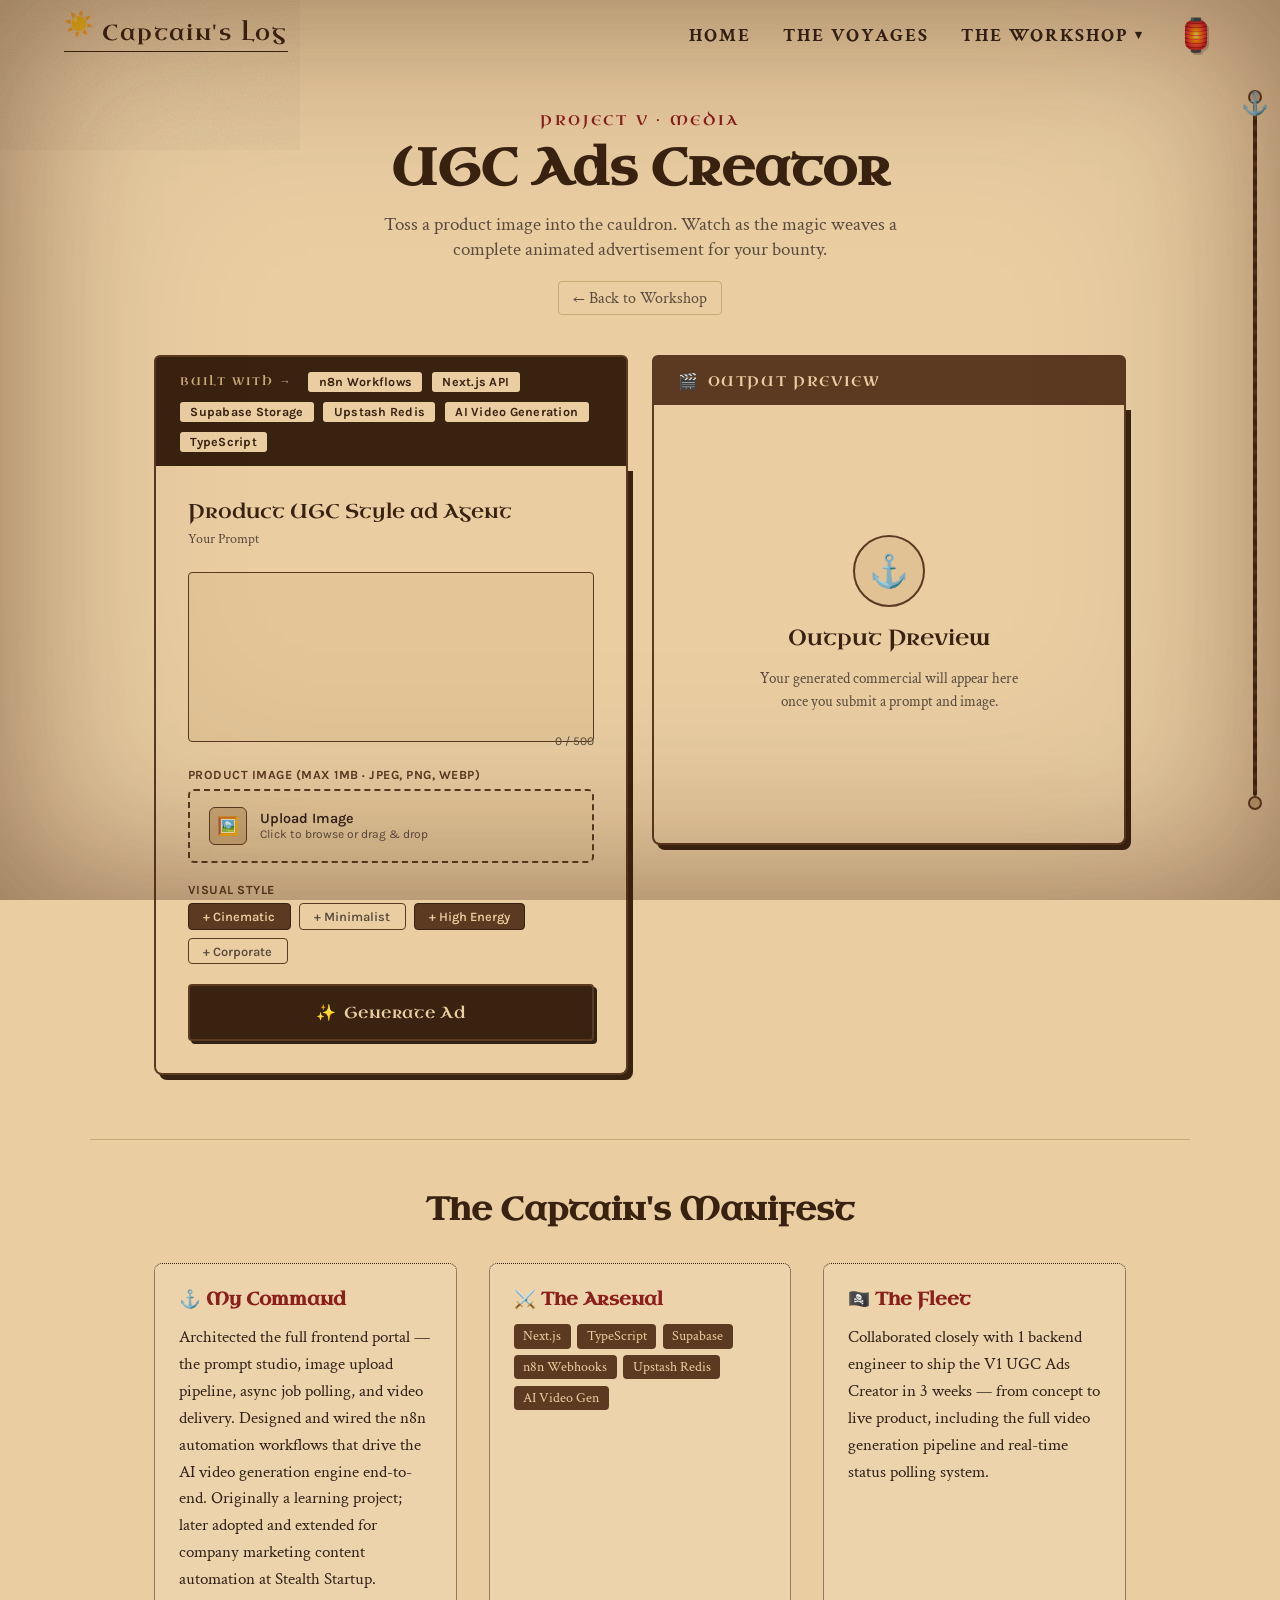
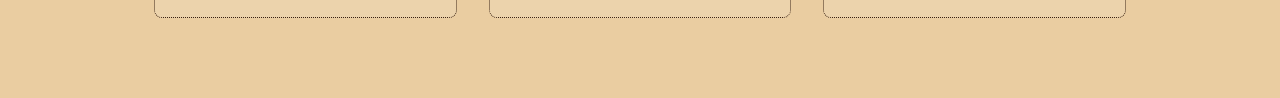
<file: project-ugc.html>
<!DOCTYPE html>
<html lang="en">

<head>
  <meta charset="UTF-8">
  <meta name="viewport" content="width=device-width, initial-scale=1.0">
  <title>UGC Ads Creator — Aakanksha Kashyap</title>
  <link href="https://fonts.googleapis.com/css2?family=Crimson+Text:ital,wght@0,400;0,600;1,400;1,600&family=Karla:wght@300;400;500;700&family=Uncial+Antiqua&display=swap" rel="stylesheet">
  <style>
    :root{--parchment:#eacda1;--parchment-dark:#ccaa77;--wood:#5c3a21;--wood-dark:#3a2211;--ink:#312117;--ink-faded:#5a4b3d;--red-flag:#8a1f1b;--gold:#c8902a;--font-display:'Uncial Antiqua',cursive;--font-serif:'Crimson Text',serif;--font-body:'Karla',sans-serif;}
    body.night-mode{--parchment:#0f172a;--parchment-dark:#1e293b;--wood:#1e1b4b;--wood-dark:#000;--ink:#e2e8f0;--ink-faded:#94a3b8;--red-flag:#38bdf8;--gold:#fbbf24;}
    *,*::before,*::after{margin:0;padding:0;box-sizing:border-box;}
    body{background:var(--parchment);color:var(--ink);font-family:var(--font-body);overflow-x:hidden;transition:background-color 2s,color 2s;}
    .burn-in-layer{position:fixed;inset:0;background:#000;z-index:999999;pointer-events:none;mask-image:radial-gradient(circle,transparent 0%,black 0%);-webkit-mask-image:radial-gradient(circle,transparent 0%,black 0%);animation:burnReveal 2.5s cubic-bezier(.8,0,.2,1) forwards;}
    @keyframes burnReveal{0%{mask-image:radial-gradient(circle,transparent 0%,black 0%);-webkit-mask-image:radial-gradient(circle,transparent 0%,black 0%)}70%{mask-image:radial-gradient(circle,transparent 100%,black 150%);-webkit-mask-image:radial-gradient(circle,transparent 100%,black 150%)}100%{mask-image:radial-gradient(circle,transparent 200%,black 300%);-webkit-mask-image:radial-gradient(circle,transparent 200%,black 300%);opacity:0}}
    .burn-flames{position:absolute;width:100%;height:100%;background:radial-gradient(circle,transparent 0%,#ff5e00 5%,#8a1f1b 10%,black 15%);mix-blend-mode:color-dodge;animation:burnFlames 2s forwards;}
    @keyframes burnFlames{0%{transform:scale(0);opacity:1}100%{transform:scale(30);opacity:0}}
    .texture-overlay{position:fixed;inset:0;pointer-events:none;z-index:1000;opacity:.45;mix-blend-mode:multiply;transition:opacity 2s;}
    body.night-mode .texture-overlay{opacity:.12;}
    .vignette{position:fixed;inset:0;pointer-events:none;z-index:999;box-shadow:inset 0 0 150px rgba(71,35,12,.4),inset 0 0 300px rgba(45,17,3,.2);}
    body.night-mode .vignette{box-shadow:inset 0 0 200px rgba(0,0,0,.9);}
    nav{position:fixed;top:0;width:100%;padding:1rem 5%;z-index:100;display:flex;justify-content:space-between;align-items:center;background:linear-gradient(to bottom,var(--parchment),transparent);transition:background 2s;}
    .logo{font-family:var(--font-display);font-size:1.35rem;color:var(--wood-dark);text-decoration:none;letter-spacing:.08em;padding-bottom:4px;padding-left:2.4rem;border-bottom:1.5px solid var(--wood-dark);white-space:nowrap;transition:color 2s,border-color 2s;}
    body.night-mode .logo{color:#fdf5e6;border-bottom-color:rgba(253,245,230,.4);}
    .sky-sun,.sky-moon{position:fixed;z-index:200;pointer-events:none;font-size:1.5rem;top:.65rem;left:5%;}
    .sky-moon{opacity:0;}
    .nav-links{display:flex;gap:2rem;align-items:center;}
    .nav-links a{font-family:var(--font-serif);font-size:1.2rem;font-weight:bold;color:var(--ink);text-decoration:none;text-transform:uppercase;letter-spacing:2px;transition:color .3s;}
    .nav-links a:hover{color:var(--red-flag);}
    .lantern-toggle{font-size:2rem;cursor:pointer;color:var(--wood-dark);transition:transform 1s,filter .3s,color 2s;filter:drop-shadow(2px 2px 0 rgba(0,0,0,.2));}
    .lantern-toggle:hover{filter:drop-shadow(0 0 10px #ffdf73);}
    body.night-mode .lantern-toggle{text-shadow:0 0 20px #ffdf73;animation:swingLantern 3s ease-in-out infinite;}
    @keyframes swingLantern{0%,100%{transform:rotate(-12deg)}50%{transform:rotate(12deg)}}
    .nav-dropdown{position:relative;}
    .nav-dropdown::after{content:'';position:absolute;top:100%;left:-12px;right:-12px;height:1.2rem;z-index:499;}
    .dropdown-trigger{font-family:var(--font-serif);font-size:1.2rem;font-weight:bold;color:var(--ink);text-transform:uppercase;letter-spacing:2px;display:flex;align-items:center;gap:.3em;cursor:pointer;transition:color .3s;user-select:none;}
    .nav-dropdown:hover .dropdown-trigger,.nav-dropdown.open .dropdown-trigger{color:var(--red-flag);}
    .caret{font-size:.7em;transition:transform .25s;display:inline-block;}
    .nav-dropdown:hover .caret,.nav-dropdown.open .caret{transform:rotate(180deg);}
    .dropdown-menu{position:absolute;top:calc(100% + 1rem);right:0;min-width:265px;background:var(--parchment);border:2px solid var(--wood-dark);box-shadow:4px 4px 0 rgba(0,0,0,.15);display:flex;flex-direction:column;opacity:0;pointer-events:none;transform:translateY(-8px);transition:opacity .2s,transform .2s;z-index:500;}
    .nav-dropdown:hover .dropdown-menu,.nav-dropdown.open .dropdown-menu{opacity:1;pointer-events:all;transform:translateY(0);}
    .dropdown-section-label{font-family:var(--font-display);font-size:.7rem;letter-spacing:.2em;text-transform:uppercase;color:var(--ink-faded);padding:.5rem 1.2rem .2rem;}
    .dropdown-menu a{font-family:var(--font-serif);font-size:1.05rem;color:var(--ink);text-decoration:none;padding:.6rem 1.2rem;border-bottom:1px solid rgba(90,75,61,.2);transition:background .15s,color .15s;letter-spacing:.05em;white-space:nowrap;}
    .dropdown-menu a:last-child{border-bottom:none;}
    .dropdown-menu a:hover{background:var(--wood);color:var(--parchment);}
    .dropdown-menu a.current-page{color:var(--red-flag);font-style:italic;pointer-events:none;}
    .dd-divider{height:1px;background:var(--parchment-dark);margin:0;}
    body.night-mode .dropdown-menu{background:var(--parchment-dark);border-color:var(--ink-faded);}
    body.night-mode .dropdown-menu a{color:var(--ink);border-bottom-color:rgba(255,255,255,.1);}
    body.night-mode .dropdown-menu a:hover{background:var(--wood);color:#fdf5e6;}
    .rope-scrollbar{position:fixed;right:16px;top:10vh;bottom:10vh;width:18px;z-index:300;pointer-events:none;display:flex;flex-direction:column;align-items:center;}
    .rope-top-ring,.rope-bot-ring{width:14px;height:14px;border-radius:50%;border:2px solid var(--wood);background:var(--parchment-dark);flex-shrink:0;}
    .rope-line{flex:1;width:4px;background:repeating-linear-gradient(to bottom,var(--wood) 0,var(--wood-dark) 6px,var(--wood) 12px);border-radius:2px;}
    .rope-anchor{font-size:1.4rem;position:absolute;left:50%;transform:translateX(-50%);top:0;transition:top .1s linear;pointer-events:none;}
    @keyframes sunSet{0%{top:.65rem;left:5%;opacity:1;transform:scale(1) rotate(0)}100%{top:105vh;left:105vw;opacity:0;transform:scale(.2) rotate(210deg)}}
    @keyframes moonRise{0%{top:105vh;left:105vw;opacity:0;transform:scale(.2)}100%{top:.65rem;left:5%;opacity:1;transform:scale(1)}}
    @keyframes moonSet{0%{top:.65rem;left:5%;opacity:1}100%{top:105vh;left:105vw;opacity:0;transform:scale(.2)}}
    @keyframes sunRise{0%{top:105vh;left:105vw;opacity:0;transform:scale(.2)}100%{top:.65rem;left:5%;opacity:1;transform:scale(1)}}

    /* PAGE HERO */
    .page-hero{padding:7rem 6% 2.5rem;text-align:center;}
    .page-label{font-family:var(--font-display);font-size:.85rem;letter-spacing:.2em;color:var(--red-flag);text-transform:uppercase;margin-bottom:.4rem;}
    .page-title{font-family:var(--font-display);font-size:clamp(1.8rem,5vw,3.2rem);color:var(--wood-dark);margin-bottom:.6rem;}
    body.night-mode .page-title{color:#fdf5e6;}
    .page-desc{font-family:var(--font-serif);font-size:1.2rem;color:var(--ink-faded);max-width:520px;margin:0 auto 1.2rem;}
    .back-link{display:inline-flex;align-items:center;gap:.4em;font-family:var(--font-serif);font-size:1rem;color:var(--ink-faded);text-decoration:none;border:1.5px solid var(--parchment-dark);padding:.35rem .9rem;border-radius:4px;transition:all .2s;}
    .back-link:hover{color:var(--ink);border-color:var(--wood);}

    /* DEMO WRAPPER */
    .demo-wrapper{max-width:1100px;margin:0 auto 4rem;padding:0 5%;}
    .demo-grid{display:grid;grid-template-columns:1fr 1fr;gap:1.5rem;align-items:start;}
    @media(max-width:820px){.demo-grid{grid-template-columns:1fr;}}

    /* PANEL COLUMN WRAPPER */
    .panel-col{display:flex;flex-direction:column;}

    /* ── RECRUITER TECH BANNER ── */
    .recruiter-tech-banner{
      background:var(--wood-dark);border:2px solid var(--wood);
      border-radius:6px 6px 0 0;padding:.9rem 1.5rem;
      display:flex;flex-wrap:wrap;align-items:center;gap:.6rem;border-bottom:none;
    }
    .rtb-label{font-family:var(--font-display);font-size:.7rem;letter-spacing:.18em;text-transform:uppercase;color:var(--parchment-dark);white-space:nowrap;margin-right:.4rem;}
    .rtb-tag{background:var(--parchment);color:var(--wood-dark);padding:.2rem .65rem;border-radius:3px;font-family:var(--font-body);font-size:.78rem;font-weight:700;letter-spacing:.02em;white-space:nowrap;}
    body.night-mode .recruiter-tech-banner{background:#1e1b4b;border-color:#94a3b8;}
    body.night-mode .rtb-tag{background:#e2e8f0;color:#1e1b4b;}
    body.night-mode .rtb-label{color:#e2e8f0;}

    /* Output header banner (right column) */
    .output-banner{
      background:var(--wood);border:2px solid var(--wood);
      border-radius:6px 6px 0 0;padding:.9rem 1.5rem;
      border-bottom:none;
      display:flex;align-items:center;gap:.6rem;
    }
    .output-banner-title{font-family:var(--font-display);font-size:.85rem;letter-spacing:.12em;text-transform:uppercase;color:var(--parchment);}
    body.night-mode .output-banner-title{color:#fdf5e6;}

    /* ── INPUT PANEL — PARCHMENT SCROLL ── */
    .scroll-panel{
      background:var(--parchment);border:2px solid var(--wood);border-top:none;
      border-radius:0 0 8px 8px;padding:2rem;
      display:flex;flex-direction:column;gap:1.25rem;
      box-shadow:5px 5px 0 var(--wood-dark);
    }
    .panel-heading{font-family:var(--font-display);font-size:1.25rem;color:var(--wood-dark);margin-bottom:.2rem;}
    body.night-mode .panel-heading{color:#fdf5e6;}
    .panel-sub{font-family:var(--font-serif);font-size:.9rem;color:var(--ink-faded);margin-bottom:.3rem;}
    .prompt-textarea{
      width:100%;height:170px;
      background:rgba(204,170,119,0.25);border:1.5px solid var(--wood);border-radius:4px;
      padding:1rem;color:var(--ink);font-family:var(--font-body);font-size:.9rem;line-height:1.6;
      resize:none;transition:border-color .2s,background .2s;outline:none;
    }
    .prompt-textarea:focus{border-color:var(--wood-dark);background:rgba(204,170,119,.45);box-shadow:0 0 0 3px rgba(90,58,33,.1);}
    .prompt-textarea::placeholder{color:var(--ink-faded);}
    .char-counter{text-align:right;font-size:.75rem;color:var(--ink-faded);margin-top:-.75rem;}
    .char-counter.warn{color:var(--red-flag);}
    .label-sm{font-family:var(--font-body);font-size:.78rem;font-weight:700;color:var(--wood);margin-bottom:.4rem;display:block;letter-spacing:.04em;text-transform:uppercase;}
    body.night-mode .label-sm{color:#cbd5e1;}
    .upload-zone{
      border:2px dashed var(--wood);border-radius:6px;padding:1rem 1.2rem;
      display:flex;align-items:center;gap:.8rem;cursor:pointer;
      transition:border-color .2s,background .2s;background:rgba(204,170,119,.12);
    }
    .upload-zone:hover{border-color:var(--wood-dark);background:rgba(204,170,119,.28);}
    .upload-zone input[type="file"]{display:none;}
    .upload-icon-wrap{
      width:38px;height:38px;border-radius:6px;
      background:var(--parchment-dark);border:1px solid var(--wood);
      display:flex;align-items:center;justify-content:center;font-size:1.1rem;flex-shrink:0;
    }
    .upload-text-wrap{font-family:var(--font-body);}
    .upload-text-main{font-size:.9rem;color:var(--ink);font-weight:600;}
    .upload-text-sub{font-size:.75rem;color:var(--ink-faded);}
    .upload-preview{width:48px;height:48px;border-radius:6px;object-fit:cover;border:2px solid var(--wood);flex-shrink:0;display:none;}
    .tags-row{display:flex;flex-wrap:wrap;gap:.5rem;}
    .style-tag{
      padding:.3rem .9rem;border-radius:4px;
      border:1.5px solid var(--wood);background:transparent;color:var(--ink-faded);
      font-family:var(--font-body);font-size:.8rem;font-weight:600;cursor:pointer;transition:all .2s;
    }
    .style-tag:hover{background:var(--parchment-dark);color:var(--ink);}
    .style-tag.active{background:var(--wood);color:var(--parchment);border-color:var(--wood-dark);}
    body.night-mode .style-tag.active{color:#fdf5e6;border-color:#94a3b8;}
    .generate-btn{
      width:100%;padding:1rem;border-radius:4px;
      background:var(--wood-dark);color:var(--parchment);
      font-family:var(--font-display);font-size:1rem;
      border:2px solid var(--wood);cursor:pointer;
      transition:background .2s,transform .15s,box-shadow .2s;
      box-shadow:3px 3px 0 var(--ink);
      display:flex;align-items:center;justify-content:center;gap:.5rem;letter-spacing:.04em;
    }
    .generate-btn:hover:not(:disabled){background:var(--red-flag);transform:translate(-1px,-1px);box-shadow:4px 4px 0 var(--ink);}
    body.night-mode .generate-btn{color:#fdf5e6;}
    .generate-btn:disabled{opacity:.5;cursor:not-allowed;transform:none;}
    .error-toast{
      display:none;background:rgba(138,31,27,.08);border:1.5px solid rgba(138,31,27,.35);
      border-radius:6px;padding:.75rem 1rem;
      font-family:var(--font-body);font-size:.85rem;color:var(--red-flag);
    }
    .error-toast.active{display:block;}

    /* ── OUTPUT PANEL ── */
    .output-panel{
      background:var(--parchment);border:2px solid var(--wood);border-top:none;
      border-radius:0 0 8px 8px;overflow:hidden;
      display:flex;flex-direction:column;align-items:center;justify-content:center;
      min-height:440px;position:relative;
      box-shadow:5px 5px 0 var(--wood-dark);
    }
    .output-idle{display:flex;flex-direction:column;align-items:center;gap:1rem;text-align:center;padding:2rem;position:relative;z-index:2;}
    .output-play-icon{
      width:72px;height:72px;border-radius:50%;
      background:rgba(204,170,119,.3);border:2px solid var(--wood);
      display:flex;align-items:center;justify-content:center;font-size:2rem;
      transition:all .3s;
    }
    .output-title{font-family:var(--font-display);font-size:1.4rem;color:var(--wood-dark);}
    body.night-mode .output-title{color:#fdf5e6;}
    .output-sub{font-family:var(--font-serif);font-size:.95rem;color:var(--ink-faded);max-width:260px;line-height:1.5;}
    .generating-overlay{
      display:none;position:absolute;inset:0;background:var(--parchment);
      flex-direction:column;align-items:center;justify-content:center;
      gap:1.2rem;z-index:5;padding:2rem;text-align:center;
    }
    .generating-overlay.active{display:flex;}
    .spinner{
      width:52px;height:52px;border-radius:50%;
      border:3px solid var(--parchment-dark);border-top-color:var(--red-flag);
      animation:spin 1s linear infinite;
    }
    @keyframes spin{to{transform:rotate(360deg);}}
    .generating-title{font-family:var(--font-display);font-size:1.3rem;color:var(--wood-dark);}
    body.night-mode .generating-title{color:#fdf5e6;}
    .generating-sub{font-family:var(--font-serif);font-size:.9rem;color:var(--ink-faded);}
    .progress-dots{display:flex;gap:.4rem;}
    .progress-dots span{width:8px;height:8px;border-radius:50%;background:var(--red-flag);animation:dotPulse 1.4s infinite;}
    .progress-dots span:nth-child(2){animation-delay:.2s;}
    .progress-dots span:nth-child(3){animation-delay:.4s;}
    @keyframes dotPulse{0%,80%,100%{transform:scale(0.6);opacity:.4}40%{transform:scale(1);opacity:1}}
    .video-result-area{display:none;position:absolute;inset:0;background:#000;z-index:5;flex-direction:column;}
    .video-result-area.active{display:flex;}
    .video-result-area video{width:100%;height:100%;object-fit:contain;}
    .video-controls-bar{
      position:absolute;bottom:0;left:0;right:0;padding:1rem;
      background:linear-gradient(to top,rgba(0,0,0,.9) 0%,transparent 100%);
      display:flex;align-items:center;justify-content:space-between;
    }
    .dl-btn{
      display:inline-flex;align-items:center;gap:.4rem;
      background:var(--wood);color:var(--parchment);text-decoration:none;
      font-family:var(--font-body);font-size:.85rem;font-weight:700;
      padding:.5rem 1rem;border-radius:4px;border:1px solid var(--parchment-dark);transition:background .2s;
    }
    .dl-btn:hover{background:var(--wood-dark);}
    body.night-mode .dl-btn{color:#fdf5e6;}
    .reset-btn{
      display:inline-flex;align-items:center;gap:.4rem;
      background:rgba(234,205,161,.15);color:var(--parchment);
      font-family:var(--font-body);font-size:.85rem;font-weight:700;
      padding:.5rem 1rem;border-radius:4px;border:1px solid rgba(234,205,161,.3);cursor:pointer;
      transition:background .2s;
    }
    .reset-btn:hover{background:rgba(234,205,161,.25);}

    /* MANIFEST SECTION */
    .manifest-section{max-width:1100px;margin:0 auto 5rem;padding:3rem 5% 0;border-top:1px solid var(--parchment-dark);}
    .manifest-title{font-family:var(--font-display);color:var(--wood-dark);text-align:center;font-size:2rem;margin-bottom:2rem;}
    body.night-mode .manifest-title{color:#fdf5e6;}
    .manifest-grid{display:grid;grid-template-columns:repeat(auto-fit,minmax(250px,1fr));gap:2rem;}
    .manifest-card{background:rgba(255,255,255,0.12);border:1px dotted var(--wood-dark);padding:1.5rem;border-radius:8px;}
    body.night-mode .manifest-card{background:rgba(255,255,255,0.05);border-color:var(--ink-faded);}
    .manifest-card h3{font-family:var(--font-display);color:var(--red-flag);font-size:1.1rem;margin-bottom:.8rem;}
    .manifest-card p{font-family:var(--font-serif);color:var(--ink);line-height:1.6;font-size:1.05rem;}
    .tech-tags{display:flex;flex-wrap:wrap;gap:.4rem;}
    .tech-tag{background:var(--wood);color:var(--parchment);padding:.2rem .6rem;border-radius:4px;font-family:var(--font-serif);font-size:.85rem;}
    body.night-mode .tech-tag{color:#fdf5e6;}

    @media(max-width:720px){
      nav{padding:.8rem 1rem;flex-wrap:wrap;gap:.5rem;}
      .nav-links{gap:.8rem;flex-wrap:wrap;justify-content:flex-end;}
      .nav-links a{font-size:.9rem;}
    }
  </style>
</head>

<body>
  <div class="burn-in-layer"><div class="burn-flames"></div></div>
  <canvas id="starCanvas" style="position:fixed;top:0;left:0;width:100vw;height:100vh;z-index:1;pointer-events:none;opacity:0;transition:opacity 2s;"></canvas>
  <svg class="texture-overlay" xmlns="http://www.w3.org/2000/svg"><filter id="noise"><feTurbulence type="fractalNoise" baseFrequency="0.65" numOctaves="3" stitchTiles="stitch"/><feColorMatrix type="saturate" values="0"/></filter><rect width="100%" height="100%" filter="url(#noise)" opacity="0.4"/></svg>
  <div class="vignette"></div>
  <div class="sky-sun" id="skySun">☀️</div>
  <div class="sky-moon" id="skyMoon">🌙</div>

  <nav>
    <a href="index.html" class="logo">Captain's Log</a>
    <div class="nav-links">
      <a href="index.html">Home</a>
      <a href="journey-map.html" target="_blank">The Voyages</a>
      <div class="nav-dropdown" id="workshopDropdown">
        <span class="dropdown-trigger">The Workshop <span class="caret">▾</span></span>
        <div class="dropdown-menu">
          <a href="projects.html">Explore All Projects</a>
          <div class="dd-divider"></div>
          <a href="project-voice.html">🔮 AI Voice Agent</a>
          <a href="https://final-ai-voice-receptionist.vercel.app" target="_blank" rel="noopener">Enterprise Voice AI Orchestration Agent</a>
          <a href="project-ugc.html" class="current-page">🎥 UGC Ads Creator</a>
          <a href="project-rag.html">📚 Enterprise AI Knowledge Assistant</a>
          <a href="https://enterprise-ai-knowledge-assistant-l.vercel.app/project-rag.html" target="_blank" rel="noopener">🔗 LangChain Powered Enterprise Assistant</a>
          <div class="dd-divider"></div>
          <a href="project-terminal.html">🧭 Navigator's Console</a>
          <a href="project-parrot.html">🦜 Captain's Parrot</a>
          <a href="project-recruiter.html">⚓ Recruiter Mode</a>
        </div>
      </div>
      <div class="lantern-toggle" id="nightToggle" title="Toggle Night Voyage">🏮</div>
    </div>
  </nav>

  <main>
    <div class="page-hero">
      <div class="page-label">Project V · Media</div>
      <h1 class="page-title">UGC Ads Creator</h1>
      <p class="page-desc">Toss a product image into the cauldron. Watch as the magic weaves a complete animated advertisement for your bounty.</p>
      <a href="projects.html" class="back-link">← Back to Workshop</a>
    </div>

    <div class="demo-wrapper">
      <div class="demo-grid">

        <!-- LEFT: Input Panel -->
        <div class="panel-col">
          <div class="recruiter-tech-banner">
            <span class="rtb-label">Built with →</span>
            <span class="rtb-tag">n8n Workflows</span>
            <span class="rtb-tag">Next.js API</span>
            <span class="rtb-tag">Supabase Storage</span>
            <span class="rtb-tag">Upstash Redis</span>
            <span class="rtb-tag">AI Video Generation</span>
            <span class="rtb-tag">TypeScript</span>
          </div>
          <div class="scroll-panel">
            <div>
              <div class="panel-heading">Product UGC Style ad Agent</div>
              <div class="panel-sub">Your Prompt</div>
            </div>

            <div>
              <textarea id="promptText" class="prompt-textarea" maxlength="500"
                placeholder=""
                oninput="updateCharCount()"></textarea>
              <div class="char-counter" id="charCounter">0 / 500</div>
            </div>

            <div>
              <label class="label-sm">Product Image (max 1MB · JPEG, PNG, WebP)</label>
              <div class="upload-zone" id="uploadZone" onclick="document.getElementById('imageInput').click()">
                <input type="file" id="imageInput" accept="image/jpeg,image/png,image/webp" onchange="handleImageSelect(event)">
                <div class="upload-icon-wrap">🖼️</div>
                <div class="upload-text-wrap">
                  <div class="upload-text-main" id="uploadMain">Upload Image</div>
                  <div class="upload-text-sub" id="uploadSub">Click to browse or drag &amp; drop</div>
                </div>
                <img id="uploadPreview" class="upload-preview" alt="preview">
              </div>
            </div>

            <div>
              <label class="label-sm">Visual Style</label>
              <div class="tags-row" id="tagsRow">
                <button class="style-tag active" data-tag="Cinematic" onclick="toggleTag(this)">+ Cinematic</button>
                <button class="style-tag" data-tag="Minimalist" onclick="toggleTag(this)">+ Minimalist</button>
                <button class="style-tag active" data-tag="High Energy" onclick="toggleTag(this)">+ High Energy</button>
                <button class="style-tag" data-tag="Corporate" onclick="toggleTag(this)">+ Corporate</button>
              </div>
            </div>

            <div id="errorToast" class="error-toast"></div>

            <button class="generate-btn" id="generateBtn" onclick="generateAd()">
              <span id="btnIcon">✨</span>
              <span id="btnText">Generate Ad</span>
            </button>
          </div>
        </div>

        <!-- RIGHT: Output Panel -->
        <div class="panel-col">
          <div class="output-banner">
            <span>🎬</span>
            <span class="output-banner-title">Output Preview</span>
          </div>
          <div class="output-panel" id="outputPanel">

            <!-- Idle state -->
            <div class="output-idle" id="outputIdle">
              <div class="output-play-icon">⚓</div>
              <div class="output-title">Output Preview</div>
              <div class="output-sub">Your generated commercial will appear here once you submit a prompt and image.</div>
            </div>

            <!-- Generating state -->
            <div class="generating-overlay" id="generatingOverlay">
              <div class="spinner"></div>
              <div class="generating-title">Weaving Your Ad…</div>
              <div class="generating-sub">The AI is rendering your video. This may take a few minutes.</div>
              <div class="progress-dots"><span></span><span></span><span></span></div>
              <div id="elapsedTime" style="font-family:'Karla',sans-serif;font-size:.8rem;color:var(--ink-faded);margin-top:.5rem;">0s elapsed</div>
            </div>

            <!-- Video result state -->
            <div class="video-result-area" id="videoResult">
              <video id="resultVideo" autoplay loop playsinline controls></video>
              <div class="video-controls-bar">
                <a id="downloadLink" class="dl-btn" download="ugc-ad.mp4" target="_blank" rel="noopener">⬇ Download</a>
                <button class="reset-btn" onclick="resetAll()">↺ New Ad</button>
              </div>
            </div>
          </div>
        </div>

      </div>
    </div>

    <!-- MANIFEST -->
    <div class="manifest-section">
      <h2 class="manifest-title">The Captain's Manifest</h2>
      <div class="manifest-grid">
        <div class="manifest-card">
          <h3>⚓ My Command</h3>
          <p>Architected the full frontend portal — the prompt studio, image upload pipeline, async job polling, and video delivery. Designed and wired the n8n automation workflows that drive the AI video generation engine end-to-end. Originally a learning project; later adopted and extended for company marketing content automation at Stealth Startup.</p>
        </div>
        <div class="manifest-card">
          <h3>⚔️ The Arsenal</h3>
          <div class="tech-tags">
            <span class="tech-tag">Next.js</span>
            <span class="tech-tag">TypeScript</span>
            <span class="tech-tag">Supabase</span>
            <span class="tech-tag">n8n Webhooks</span>
            <span class="tech-tag">Upstash Redis</span>
            <span class="tech-tag">AI Video Gen</span>
          </div>
        </div>
        <div class="manifest-card">
          <h3>🏴‍☠️ The Fleet</h3>
          <p>Collaborated closely with 1 backend engineer to ship the V1 UGC Ads Creator in 3 weeks — from concept to live product, including the full video generation pipeline and real-time status polling system.</p>
        </div>
      </div>
    </div>
  </main>

  <div class="rope-scrollbar">
    <div class="rope-top-ring"></div>
    <div class="rope-line"></div>
    <div class="rope-bot-ring"></div>
    <div class="rope-anchor" id="ropeAnchor">⚓</div>
  </div>

  <script>
    let selectedTags = ['Cinematic', 'High Energy'];
    let currentJobId = null;
    let pollInterval = null;
    let elapsedSeconds = 0;
    let elapsedInterval = null;
    const API_BASE = 'https://aaku-cv-api.vercel.app/api';

    const nightToggle = document.getElementById('nightToggle');
    const skySun = document.getElementById('skySun');
    const skyMoon = document.getElementById('skyMoon');
    const THEME_STORAGE_KEY = 'portfolio-night-mode';
    let isNight = localStorage.getItem(THEME_STORAGE_KEY) === 'night';
    document.body.classList.toggle('night-mode', isNight);
    if (isNight) {
      skyMoon.style.opacity = '1';
      document.getElementById('starCanvas').style.opacity = '1';
    }
    nightToggle.addEventListener('click', () => {
      isNight = !isNight;
      localStorage.setItem(THEME_STORAGE_KEY, isNight ? 'night' : 'day');
      document.body.classList.toggle('night-mode', isNight);
      if (isNight) {
        skySun.style.animation = 'sunSet 2.8s ease-in-out forwards';
        setTimeout(() => { skyMoon.style.opacity = '1'; skyMoon.style.animation = 'moonRise 2s ease-out forwards'; }, 1200);
        document.getElementById('starCanvas').style.opacity = '1';
      } else {
        skyMoon.style.animation = 'moonSet 2.5s ease-in-out forwards';
        setTimeout(() => { skySun.style.opacity = '1'; skySun.style.animation = 'sunRise 2s ease-out forwards'; }, 1000);
        document.getElementById('starCanvas').style.opacity = '0';
      }
    });

    const workshopDd = document.getElementById('workshopDropdown');
    workshopDd.querySelector('.dropdown-trigger').addEventListener('click', () => workshopDd.classList.toggle('open'));
    document.addEventListener('click', e => { if (!workshopDd.contains(e.target)) workshopDd.classList.remove('open'); });
    window.addEventListener('scroll', () => {
      const p = window.scrollY / (document.body.scrollHeight - window.innerHeight);
      document.getElementById('ropeAnchor').style.top = (p * window.innerHeight * .8) + 'px';
    }, { passive: true });

    (function() {
      const c = document.getElementById('starCanvas'), x = c.getContext('2d'); let s = [];
      function r() { c.width = innerWidth; c.height = innerHeight; s = Array.from({length:120}, () => ({ x: Math.random()*c.width, y: Math.random()*c.height*.75, r: Math.random()*1.5+.4, a: Math.random(), da: (Math.random()-.5)*.01 })); }
      function d() { x.clearRect(0,0,c.width,c.height); s.forEach(p => { p.a = Math.max(.1, Math.min(1, p.a+p.da)); if(p.a<=.1||p.a>=1) p.da*=-1; x.beginPath(); x.arc(p.x,p.y,p.r,0,Math.PI*2); x.fillStyle=`rgba(255,255,240,${p.a})`; x.fill(); }); requestAnimationFrame(d); }
      r(); window.addEventListener('resize', r); d();
    })();

    function updateCharCount() {
      const ta = document.getElementById('promptText');
      const counter = document.getElementById('charCounter');
      const len = ta.value.length;
      counter.textContent = `${len} / 500`;
      counter.classList.toggle('warn', len > 450);
    }

    function toggleTag(btn) {
      const tag = btn.dataset.tag;
      btn.classList.toggle('active');
      if (btn.classList.contains('active')) { selectedTags.push(tag); }
      else { selectedTags = selectedTags.filter(t => t !== tag); }
    }

    function handleImageSelect(event) {
      const file = event.target.files[0];
      if (!file) return;
      if (file.size > 1 * 1024 * 1024) {
        showError('Image must be under 1MB. Please compress or resize your image.');
        event.target.value = ''; return;
      }
      const reader = new FileReader();
      reader.onload = e => {
        const preview = document.getElementById('uploadPreview');
        preview.src = e.target.result; preview.style.display = 'block';
        document.getElementById('uploadMain').textContent = file.name.length > 22 ? file.name.slice(0,22)+'…' : file.name;
        document.getElementById('uploadSub').textContent = (file.size/1024).toFixed(0) + ' KB';
      };
      reader.readAsDataURL(file);
      clearError();
    }

    const uploadZone = document.getElementById('uploadZone');
    uploadZone.addEventListener('dragover', e => { e.preventDefault(); uploadZone.style.borderColor = '#3a2211'; });
    uploadZone.addEventListener('dragleave', () => { uploadZone.style.borderColor = ''; });
    uploadZone.addEventListener('drop', e => {
      e.preventDefault(); uploadZone.style.borderColor = '';
      const file = e.dataTransfer.files[0];
      if (file) { const dt = new DataTransfer(); dt.items.add(file); document.getElementById('imageInput').files = dt.files; handleImageSelect({target: {files: [file], value:''}}); }
    });

    function showError(msg) { const t = document.getElementById('errorToast'); t.textContent = msg; t.classList.add('active'); }
    function clearError() { document.getElementById('errorToast').classList.remove('active'); }

    function setIdle() {
      document.getElementById('outputIdle').style.display = 'flex';
      document.getElementById('generatingOverlay').classList.remove('active');
      document.getElementById('videoResult').classList.remove('active');
    }
    function setGenerating() {
      document.getElementById('outputIdle').style.display = 'none';
      document.getElementById('generatingOverlay').classList.add('active');
      document.getElementById('videoResult').classList.remove('active');
      elapsedSeconds = 0;
      document.getElementById('elapsedTime').textContent = '0s elapsed';
      clearInterval(elapsedInterval);
      elapsedInterval = setInterval(() => {
        elapsedSeconds++;
        document.getElementById('elapsedTime').textContent = `${elapsedSeconds}s elapsed`;
      }, 1000);
    }
    function setVideoReady(url) {
      clearInterval(elapsedInterval);
      document.getElementById('outputIdle').style.display = 'none';
      document.getElementById('generatingOverlay').classList.remove('active');
      document.getElementById('videoResult').classList.add('active');
      const video = document.getElementById('resultVideo');
      video.src = url;
      document.getElementById('downloadLink').href = url;
    }

    function resetAll() {
      currentJobId = null; clearInterval(pollInterval); clearInterval(elapsedInterval);
      setIdle();
      const btn = document.getElementById('generateBtn');
      btn.disabled = false;
      document.getElementById('btnIcon').textContent = '✨';
      document.getElementById('btnText').textContent = 'Generate Ad';
    }

    function startPolling(jobId) {
      clearInterval(pollInterval);
      pollInterval = setInterval(async () => {
        try {
          const res = await fetch(`${API_BASE}/status?jobId=${jobId}`);
          const data = await res.json();
          if (data.status === 'completed' && data.video_url) {
            clearInterval(pollInterval);
            document.getElementById('generateBtn').disabled = false;
            document.getElementById('btnIcon').textContent = '✨';
            document.getElementById('btnText').textContent = 'Generate Ad';
            setVideoReady(data.video_url);
          } else if (data.status === 'failed') {
            clearInterval(pollInterval);
            document.getElementById('generateBtn').disabled = false;
            document.getElementById('btnIcon').textContent = '✨';
            document.getElementById('btnText').textContent = 'Generate Ad';
            setIdle();
            showError('Video generation failed. Please try again.');
          }
        } catch(e) { console.warn('Poll error:', e); }
      }, 5000);
    }

    async function generateAd() {
      const prompt = document.getElementById('promptText').value.trim();
      const imageFile = document.getElementById('imageInput').files[0];
      clearError();
      if (!prompt) { showError('Please describe your product and brand vibe.'); return; }
      if (!imageFile) { showError('Please upload a product image.'); return; }
      const btn = document.getElementById('generateBtn');
      btn.disabled = true;
      document.getElementById('btnIcon').textContent = '⏳';
      document.getElementById('btnText').textContent = 'Generating…';
      setGenerating();
      try {
        const formData = new FormData();
        formData.append('prompt', prompt);
        formData.append('tags', selectedTags.join(', '));
        formData.append('image', imageFile);
        const res = await fetch(`${API_BASE}/generate`, { method: 'POST', body: formData });
        const data = await res.json();
        if (!res.ok) {
          btn.disabled = false;
          document.getElementById('btnIcon').textContent = '✨';
          document.getElementById('btnText').textContent = 'Generate Ad';
          setIdle();
          if (res.status === 429) {
            showError('🚫 ' + (data.error || 'Demo limit reached. Each IP can generate 2 videos per month.'));
          } else {
            showError(data.error || 'Something went wrong. Please try again.');
          }
          return;
        }
        currentJobId = data.jobId;
        startPolling(currentJobId);
      } catch(e) {
        btn.disabled = false;
        document.getElementById('btnIcon').textContent = '✨';
        document.getElementById('btnText').textContent = 'Generate Ad';
        setIdle();
        showError('Network error. Please check your connection and try again.');
      }
    }
  </script>
</body>
</html>
</file>
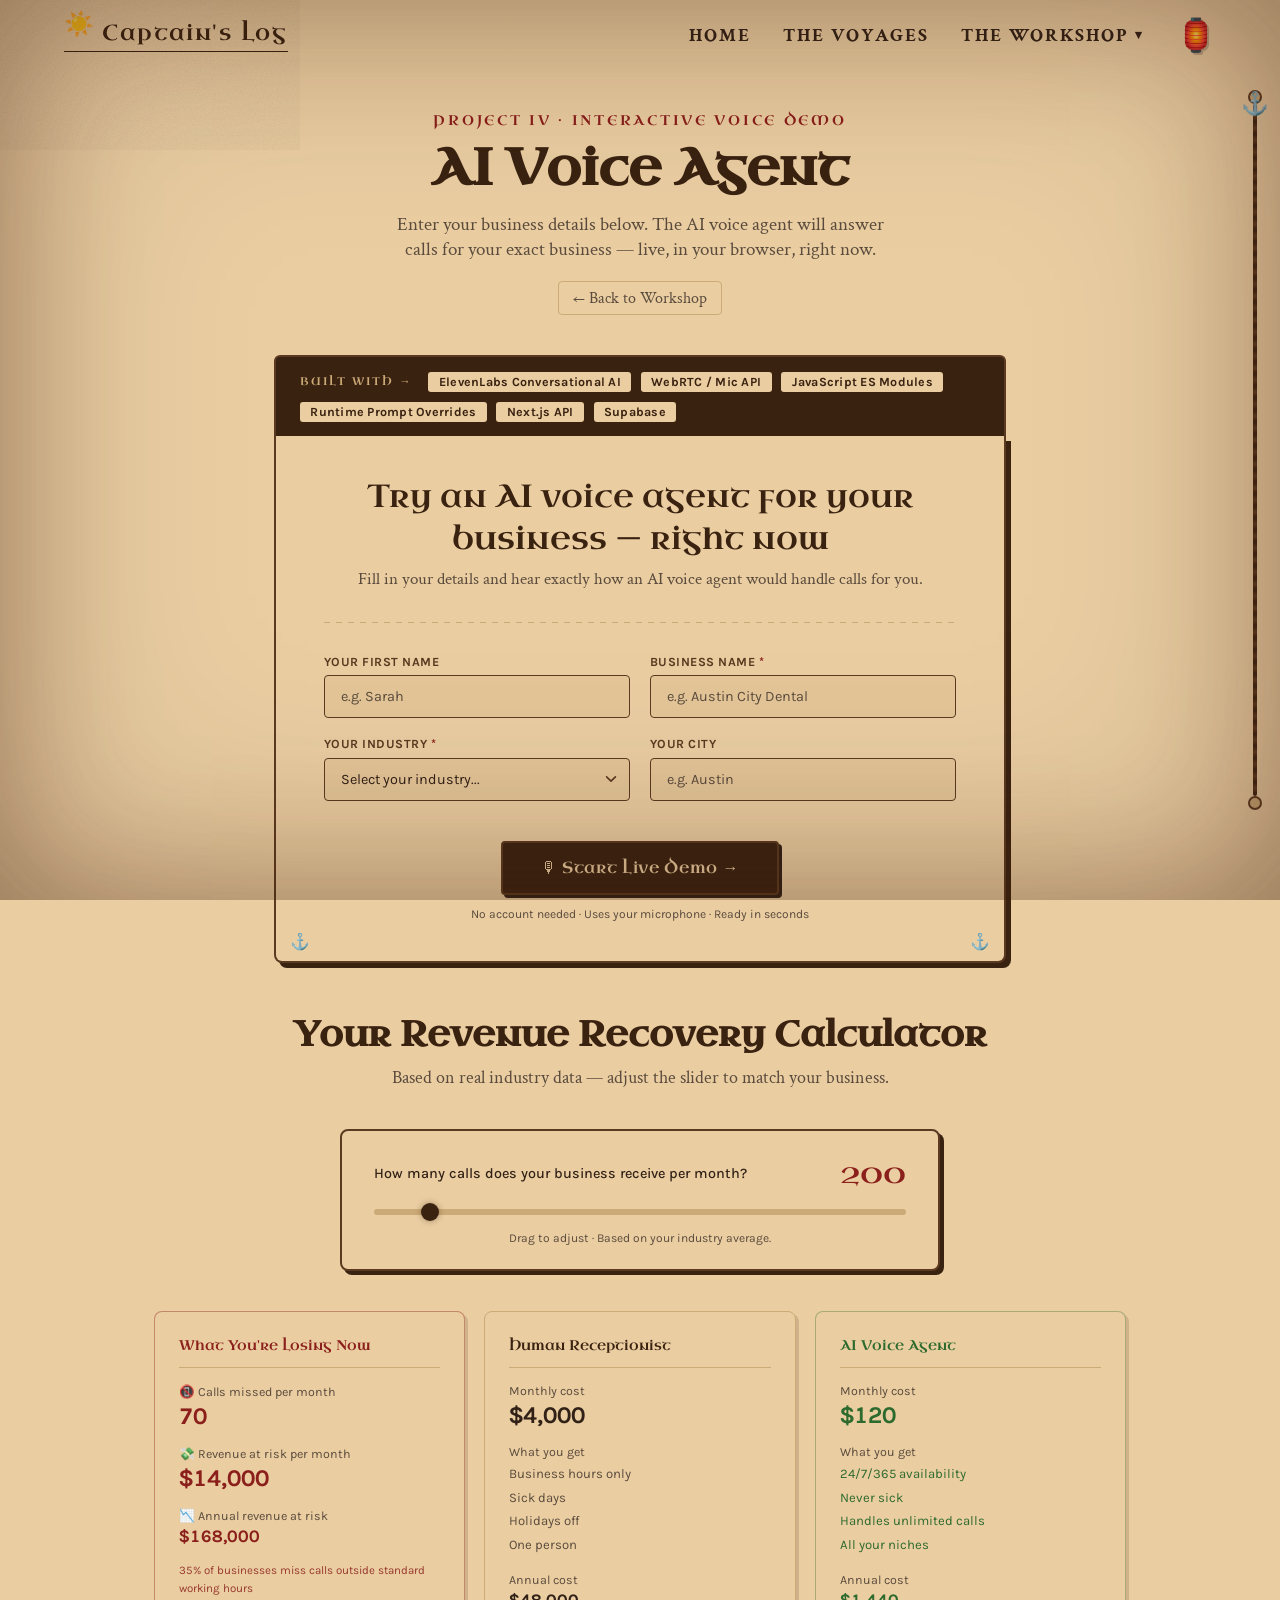
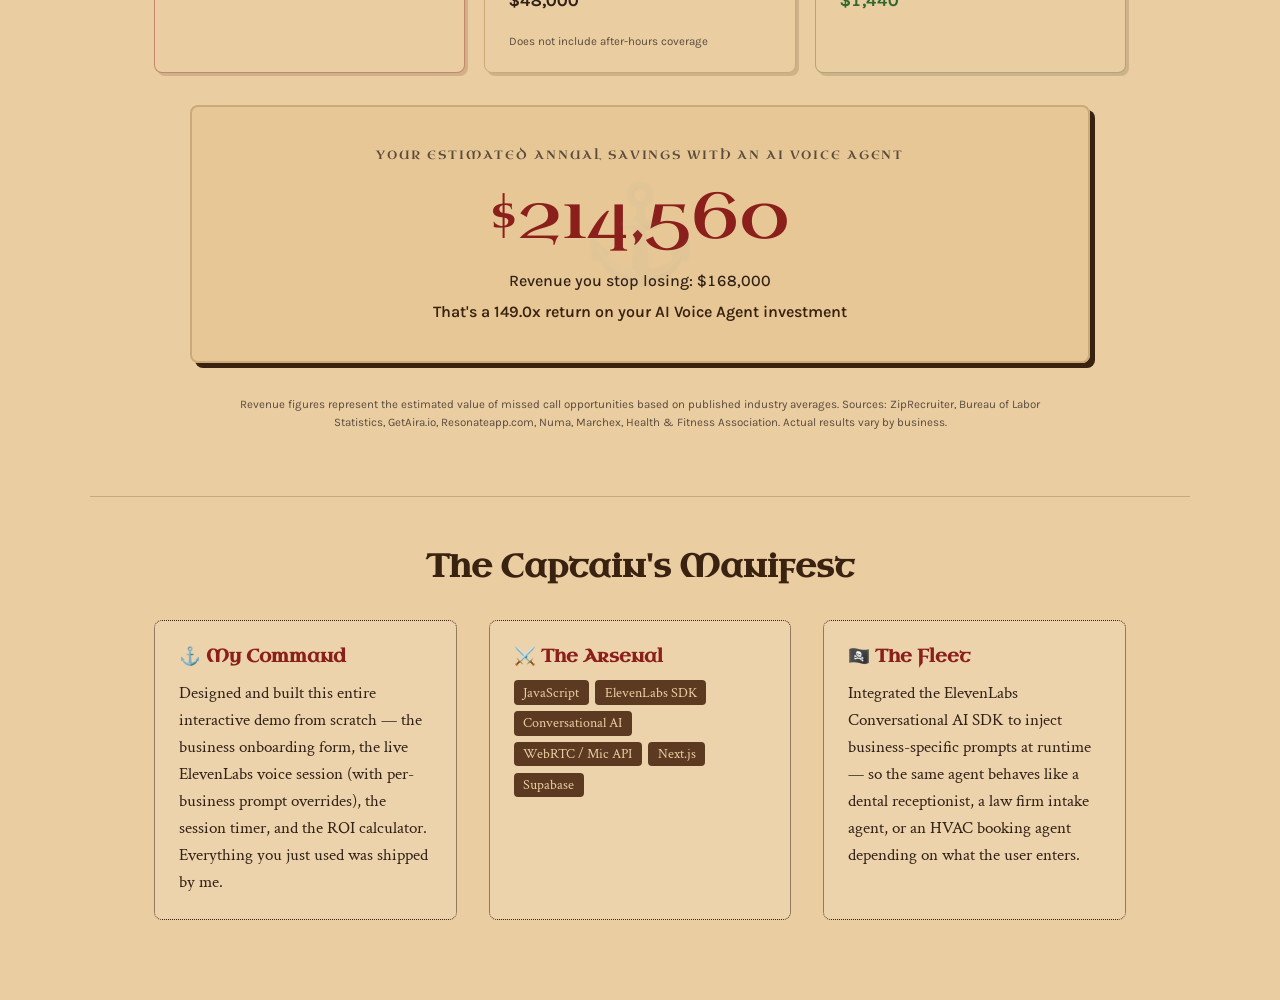
<file: project-voice.html>
<!DOCTYPE html>
<html lang="en">
<head>
  <meta charset="UTF-8">
  <meta name="viewport" content="width=device-width, initial-scale=1.0">
  <title>AI Voice Demo — Aakanksha Kashyap</title>
  <link href="https://fonts.googleapis.com/css2?family=Crimson+Text:ital,wght@0,400;0,600;1,400;1,600&family=Karla:wght@300;400;500;700&family=Uncial+Antiqua&display=swap" rel="stylesheet">
  <style>
    :root{--parchment:#eacda1;--parchment-dark:#ccaa77;--wood:#5c3a21;--wood-dark:#3a2211;--ink:#312117;--ink-faded:#5a4b3d;--red-flag:#8a1f1b;--gold:#c8902a;--font-display:'Uncial Antiqua',cursive;--font-serif:'Crimson Text',serif;--font-body:'Karla',sans-serif;}
    body.night-mode{--parchment:#0f172a;--parchment-dark:#1e293b;--wood:#1e1b4b;--wood-dark:#000;--ink:#e2e8f0;--ink-faded:#94a3b8;--red-flag:#38bdf8;--gold:#fbbf24;}
    *,*::before,*::after{margin:0;padding:0;box-sizing:border-box;}
    body{background:var(--parchment);color:var(--ink);font-family:var(--font-body);overflow-x:hidden;transition:background-color 2s,color 2s;}
    .burn-in-layer{position:fixed;inset:0;background:#000;z-index:999999;pointer-events:none;mask-image:radial-gradient(circle,transparent 0%,black 0%);-webkit-mask-image:radial-gradient(circle,transparent 0%,black 0%);animation:burnReveal 2.5s cubic-bezier(.8,0,.2,1) forwards;}
    @keyframes burnReveal{0%{mask-image:radial-gradient(circle,transparent 0%,black 0%);-webkit-mask-image:radial-gradient(circle,transparent 0%,black 0%)}70%{mask-image:radial-gradient(circle,transparent 100%,black 150%);-webkit-mask-image:radial-gradient(circle,transparent 100%,black 150%)}100%{mask-image:radial-gradient(circle,transparent 200%,black 300%);-webkit-mask-image:radial-gradient(circle,transparent 200%,black 300%);opacity:0}}
    .burn-flames{position:absolute;width:100%;height:100%;background:radial-gradient(circle,transparent 0%,#ff5e00 5%,#8a1f1b 10%,black 15%);mix-blend-mode:color-dodge;animation:burnFlames 2s forwards;}
    @keyframes burnFlames{0%{transform:scale(0);opacity:1}100%{transform:scale(30);opacity:0}}
    .texture-overlay{position:fixed;inset:0;pointer-events:none;z-index:1000;opacity:.45;mix-blend-mode:multiply;transition:opacity 2s;}
    body.night-mode .texture-overlay{opacity:.12;}
    .vignette{position:fixed;inset:0;pointer-events:none;z-index:999;box-shadow:inset 0 0 150px rgba(71,35,12,.4),inset 0 0 300px rgba(45,17,3,.2);}
    body.night-mode .vignette{box-shadow:inset 0 0 200px rgba(0,0,0,.9);}
    nav{position:fixed;top:0;width:100%;padding:1rem 5%;z-index:100;display:flex;justify-content:space-between;align-items:center;background:linear-gradient(to bottom,var(--parchment),transparent);transition:background 2s;}
    .logo{font-family:var(--font-display);font-size:1.35rem;color:var(--wood-dark);text-decoration:none;letter-spacing:.08em;padding-bottom:4px;padding-left:2.4rem;border-bottom:1.5px solid var(--wood-dark);white-space:nowrap;transition:color 2s,border-color 2s;}
    body.night-mode .logo{color:#fdf5e6;border-bottom-color:rgba(253,245,230,.4);}
    .sky-sun,.sky-moon{position:fixed;z-index:200;pointer-events:none;font-size:1.5rem;top:.65rem;left:5%;}
    .sky-moon{opacity:0;}
    .nav-links{display:flex;gap:2rem;align-items:center;}
    .nav-links a{font-family:var(--font-serif);font-size:1.2rem;font-weight:bold;color:var(--ink);text-decoration:none;text-transform:uppercase;letter-spacing:2px;transition:color .3s;}
    .nav-links a:hover{color:var(--red-flag);}
    .lantern-toggle{font-size:2rem;cursor:pointer;color:var(--wood-dark);transition:transform 1s,filter .3s,color 2s;filter:drop-shadow(2px 2px 0 rgba(0,0,0,.2));}
    .lantern-toggle:hover{filter:drop-shadow(0 0 10px #ffdf73);}
    body.night-mode .lantern-toggle{text-shadow:0 0 20px #ffdf73;animation:swingLantern 3s ease-in-out infinite;}
    @keyframes swingLantern{0%,100%{transform:rotate(-12deg)}50%{transform:rotate(12deg)}}
    .nav-dropdown{position:relative;}
    .nav-dropdown::after{content:'';position:absolute;top:100%;left:-12px;right:-12px;height:1.2rem;z-index:499;}
    .dropdown-trigger{font-family:var(--font-serif);font-size:1.2rem;font-weight:bold;color:var(--ink);text-transform:uppercase;letter-spacing:2px;display:flex;align-items:center;gap:.3em;cursor:pointer;transition:color .3s;user-select:none;}
    .nav-dropdown:hover .dropdown-trigger,.nav-dropdown.open .dropdown-trigger{color:var(--red-flag);}
    .caret{font-size:.7em;transition:transform .25s;display:inline-block;}
    .nav-dropdown:hover .caret,.nav-dropdown.open .caret{transform:rotate(180deg);}
    .dropdown-menu{position:absolute;top:calc(100% + 1rem);right:0;min-width:265px;background:var(--parchment);border:2px solid var(--wood-dark);box-shadow:4px 4px 0 rgba(0,0,0,.15);display:flex;flex-direction:column;opacity:0;pointer-events:none;transform:translateY(-8px);transition:opacity .2s,transform .2s;z-index:500;}
    .nav-dropdown:hover .dropdown-menu,.nav-dropdown.open .dropdown-menu{opacity:1;pointer-events:all;transform:translateY(0);}
    .dropdown-section-label{font-family:var(--font-display);font-size:.7rem;letter-spacing:.2em;text-transform:uppercase;color:var(--ink-faded);padding:.5rem 1.2rem .2rem;}
    .dropdown-menu a{font-family:var(--font-serif);font-size:1.05rem;color:var(--ink);text-decoration:none;padding:.6rem 1.2rem;border-bottom:1px solid rgba(90,75,61,.2);transition:background .15s,color .15s;letter-spacing:.05em;white-space:nowrap;}
    .dropdown-menu a:last-child{border-bottom:none;}
    .dropdown-menu a:hover{background:var(--wood);color:var(--parchment);}
    .dropdown-menu a.current-page{color:var(--red-flag);font-style:italic;pointer-events:none;}
    .dd-divider{height:1px;background:var(--parchment-dark);margin:0;}
    body.night-mode .dropdown-menu{background:var(--parchment-dark);border-color:var(--ink-faded);}
    body.night-mode .dropdown-menu a{color:var(--ink);border-bottom-color:rgba(255,255,255,.1);}
    body.night-mode .dropdown-menu a:hover{background:var(--wood);color:#fdf5e6;}
    .rope-scrollbar{position:fixed;right:16px;top:10vh;bottom:10vh;width:18px;z-index:300;pointer-events:none;display:flex;flex-direction:column;align-items:center;}
    .rope-top-ring,.rope-bot-ring{width:14px;height:14px;border-radius:50%;border:2px solid var(--wood);background:var(--parchment-dark);flex-shrink:0;}
    .rope-line{flex:1;width:4px;background:repeating-linear-gradient(to bottom,var(--wood) 0,var(--wood-dark) 6px,var(--wood) 12px);border-radius:2px;}
    .rope-anchor{font-size:1.4rem;position:absolute;left:50%;transform:translateX(-50%);top:0;transition:top .1s linear;pointer-events:none;}
    @keyframes sunSet{0%{top:.65rem;left:5%;opacity:1;transform:scale(1) rotate(0)}100%{top:105vh;left:105vw;opacity:0;transform:scale(.2) rotate(210deg)}}
    @keyframes moonRise{0%{top:105vh;left:105vw;opacity:0;transform:scale(.2)}100%{top:.65rem;left:5%;opacity:1;transform:scale(1)}}
    @keyframes moonSet{0%{top:.65rem;left:5%;opacity:1}100%{top:105vh;left:105vw;opacity:0;transform:scale(.2)}}
    @keyframes sunRise{0%{top:105vh;left:105vw;opacity:0;transform:scale(.2)}100%{top:.65rem;left:5%;opacity:1;transform:scale(1)}}

    /* PAGE */
    .page-hero{padding:7rem 6% 2.5rem;text-align:center;}
    .page-label{font-family:var(--font-display);font-size:.85rem;letter-spacing:.2em;color:var(--red-flag);text-transform:uppercase;margin-bottom:.4rem;}
    .page-title{font-family:var(--font-display);font-size:clamp(1.8rem,5vw,3.2rem);color:var(--wood-dark);margin-bottom:.6rem;}
    body.night-mode .page-title{color:#fdf5e6;}
    .page-desc{font-family:var(--font-serif);font-size:1.2rem;color:var(--ink-faded);max-width:520px;margin:0 auto 1.2rem;}
    .back-link{display:inline-flex;align-items:center;gap:.4em;font-family:var(--font-serif);font-size:1rem;color:var(--ink-faded);text-decoration:none;border:1.5px solid var(--parchment-dark);padding:.35rem .9rem;border-radius:4px;transition:all .2s;}
    .back-link:hover{color:var(--ink);border-color:var(--wood);}

    /* ── RECRUITER TECH BANNER ── */
    .demo-section{max-width:860px;margin:0 auto 3rem;padding:0 5%;}
    .recruiter-tech-banner{
      background:var(--wood-dark);
      border:2px solid var(--wood);
      border-radius:6px 6px 0 0;
      padding:.9rem 1.5rem;
      display:flex;flex-wrap:wrap;align-items:center;gap:.6rem;
      border-bottom:none;
    }
    .rtb-label{
      font-family:var(--font-display);font-size:.7rem;letter-spacing:.18em;text-transform:uppercase;
      color:var(--parchment-dark);white-space:nowrap;margin-right:.4rem;
    }
    .rtb-tag{
      background:var(--parchment);color:var(--wood-dark);
      padding:.2rem .65rem;border-radius:3px;
      font-family:var(--font-body);font-size:.78rem;font-weight:700;
      letter-spacing:.02em;white-space:nowrap;
    }
    body.night-mode .recruiter-tech-banner{background:#1e1b4b;border-color:#94a3b8;}
    body.night-mode .rtb-tag{background:#e2e8f0;color:#1e1b4b;}
    body.night-mode .rtb-label{color:#e2e8f0;}

    /* ── DEMO FORM — PARCHMENT SCROLL ── */
    .scroll-card{
      background:var(--parchment);
      border:2px solid var(--wood);
      border-top:none;
      border-radius:0 0 8px 8px;
      padding:2.5rem 3rem;
      position:relative;
      box-shadow:5px 5px 0 var(--wood-dark);
    }
    /* Corner ornaments */
    .scroll-card::before,.scroll-card::after{
      content:'⚓';
      position:absolute;font-size:1rem;color:var(--parchment-dark);
      line-height:1;pointer-events:none;
    }
    .scroll-card::before{bottom:.7rem;left:.9rem;}
    .scroll-card::after{bottom:.7rem;right:.9rem;}
    @media(max-width:600px){.scroll-card{padding:1.5rem;}}
    body.night-mode .scroll-card{background:var(--parchment);border-color:var(--ink-faded);box-shadow:5px 5px 0 rgba(0,0,0,.5);}

    .form-heading{
      font-family:var(--font-display);
      font-size:clamp(1.4rem,3vw,2rem);
      color:var(--wood-dark);
      text-align:center;margin-bottom:.5rem;line-height:1.3;
    }
    body.night-mode .form-heading{color:#fdf5e6;}
    .form-sub{
      font-family:var(--font-serif);font-size:1.05rem;
      color:var(--ink-faded);
      text-align:center;margin-bottom:2rem;
    }
    .form-divider{
      width:100%;height:1px;
      background:repeating-linear-gradient(to right,var(--parchment-dark) 0,var(--parchment-dark) 6px,transparent 6px,transparent 12px);
      margin-bottom:2rem;
    }
    .form-grid{display:grid;grid-template-columns:1fr 1fr;gap:1.2rem;}
    @media(max-width:600px){.form-grid{grid-template-columns:1fr;}}
    .field{display:flex;flex-direction:column;gap:.4rem;}
    .field label{font-family:var(--font-body);font-size:.78rem;font-weight:700;color:var(--wood);letter-spacing:.04em;text-transform:uppercase;}
    body.night-mode .field label{color:#cbd5e1;}
    .field label .req{color:var(--red-flag);}
    .field input,.field select{
      width:100%;padding:.75rem 1rem;
      background:rgba(204,170,119,0.25);
      border:1.5px solid var(--wood);
      border-radius:4px;
      color:var(--ink);
      font-family:var(--font-body);font-size:.9rem;
      outline:none;
      transition:border-color .2s,background .2s;
      appearance:none;
    }
    .field input::placeholder{color:var(--ink-faded);}
    .field input:focus,.field select:focus{
      border-color:var(--wood-dark);
      background:rgba(204,170,119,0.45);
      box-shadow:0 0 0 3px rgba(90,58,33,.12);
    }
    .field select{
      background-image:url("data:image/svg+xml,%3csvg xmlns='http://www.w3.org/2000/svg' fill='none' viewBox='0 0 20 20'%3e%3cpath stroke='%235c3a21' stroke-linecap='round' stroke-linejoin='round' stroke-width='1.5' d='M6 8l4 4 4-4'/%3e%3c/svg%3e");
      background-position:right .5rem center;background-repeat:no-repeat;background-size:1.5em 1.5em;padding-right:2.5rem;
    }
    .field select option{background:var(--parchment);color:var(--ink);}
    .custom-niche-field{display:none;margin-top:.5rem;}
    .custom-niche-field.visible{display:block;}
    .custom-niche-field input{
      width:100%;padding:.75rem 1rem;
      background:rgba(204,170,119,0.25);
      border:1.5px solid var(--wood);border-radius:4px;
      color:var(--ink);font-family:var(--font-body);font-size:.9rem;
      outline:none;transition:border-color .2s;
    }
    .custom-niche-field input::placeholder{color:var(--ink-faded);}
    .custom-niche-field input:focus{border-color:var(--wood-dark);background:rgba(204,170,119,0.45);}
    .form-error{color:var(--red-flag);font-family:var(--font-body);font-size:.85rem;text-align:center;min-height:1.2em;}
    .form-actions{display:flex;flex-direction:column;align-items:center;gap:.75rem;margin-top:1.5rem;}
    .demo-submit-btn{
      padding:.9rem 2.4rem;
      background:var(--wood-dark);color:var(--parchment);
      border:2px solid var(--wood);
      border-radius:4px;
      font-family:var(--font-display);font-size:1rem;
      cursor:pointer;
      transition:background .2s,transform .15s,box-shadow .2s;
      box-shadow:3px 3px 0 var(--ink);
      display:flex;align-items:center;gap:.5rem;
      letter-spacing:.04em;
    }
    .demo-submit-btn:hover{background:var(--red-flag);transform:translate(-1px,-1px);box-shadow:4px 4px 0 var(--ink);}
    body.night-mode .demo-submit-btn{color:#fdf5e6;}
    .demo-note{font-family:var(--font-body);font-size:.75rem;color:var(--ink-faded);}

    /* ── ROI CALCULATOR ── */
    .roi-section{max-width:1100px;margin:0 auto 2rem;padding:0 5%;}
    .roi-heading{text-align:center;margin-bottom:2.5rem;}
    .roi-heading h2{font-family:var(--font-display);font-size:clamp(1.5rem,3vw,2.2rem);color:var(--wood-dark);margin-bottom:.5rem;}
    body.night-mode .roi-heading h2{color:#fdf5e6;}
    .roi-heading p{font-family:var(--font-serif);font-size:1.1rem;color:var(--ink-faded);}

    .roi-slider-card{
      max-width:600px;margin:0 auto 2.5rem;
      background:var(--parchment);
      border:2px solid var(--wood);
      border-radius:8px;padding:1.5rem 2rem;
      display:flex;flex-direction:column;gap:1rem;
      box-shadow:4px 4px 0 var(--wood-dark);
    }
    .slider-row{display:flex;justify-content:space-between;align-items:center;gap:1rem;}
    .slider-label{font-family:var(--font-body);font-size:.9rem;font-weight:500;color:var(--ink);}
    .slider-val{font-family:var(--font-display);font-size:1.8rem;color:var(--red-flag);font-variant-numeric:tabular-nums;flex-shrink:0;}
    input[type="range"].roi-range{
      width:100%;height:6px;
      background:var(--parchment-dark);
      border-radius:3px;appearance:none;outline:none;cursor:pointer;
      accent-color:var(--wood-dark);
    }
    input[type="range"].roi-range::-webkit-slider-thumb{appearance:none;width:18px;height:18px;border-radius:50%;background:var(--wood-dark);cursor:pointer;box-shadow:0 0 6px rgba(58,34,17,.4);}
    .slider-hint{font-family:var(--font-body);font-size:.75rem;color:var(--ink-faded);text-align:center;}

    .roi-grid{display:grid;grid-template-columns:repeat(3,1fr);gap:1.2rem;margin-bottom:2rem;}
    @media(max-width:700px){.roi-grid{grid-template-columns:1fr;}}
    .roi-col{
      background:var(--parchment);
      border:1.5px solid var(--parchment-dark);
      border-radius:8px;padding:1.5rem;
      display:flex;flex-direction:column;gap:1rem;
      box-shadow:3px 3px 0 rgba(90,58,33,.18);
    }
    .roi-col.danger{border-color:rgba(138,31,27,.4);}
    .roi-col.success{border-color:rgba(45,106,45,.35);}
    .roi-col-title{font-family:var(--font-display);font-size:.9rem;padding-bottom:.75rem;border-bottom:1px solid var(--parchment-dark);}
    .roi-col.danger .roi-col-title{color:var(--red-flag);}
    .roi-col.neutral .roi-col-title{color:var(--wood-dark);}
    body.night-mode .roi-col.neutral .roi-col-title{color:#e2e8f0;}
    .roi-col.success .roi-col-title{color:#2d6a2d;}
    body.night-mode .roi-col.success .roi-col-title{color:#4ade80;}
    .roi-stat{display:flex;flex-direction:column;gap:.2rem;}
    .roi-stat-label{font-family:var(--font-body);font-size:.78rem;color:var(--ink-faded);}
    .roi-stat-val{font-family:var(--font-body);font-size:1.5rem;font-weight:700;font-variant-numeric:tabular-nums;}
    .roi-col.danger .roi-stat-val{color:var(--red-flag);}
    .roi-col.neutral .roi-stat-val{color:var(--ink);}
    .roi-col.success .roi-stat-val{color:#2d6a2d;}
    body.night-mode .roi-col.success .roi-stat-val{color:#4ade80;}
    .roi-stat-val.sm{font-size:1.1rem;color:var(--ink-faded);}
    .roi-feature-list{font-family:var(--font-body);font-size:.82rem;color:var(--ink-faded);line-height:1.8;}
    .roi-feature-list.good{color:#2d6a2d;}
    body.night-mode .roi-feature-list.good{color:#86efac;}
    .roi-footnote{font-family:var(--font-body);font-size:.72rem;color:var(--ink-faded);margin-top:.5rem;}
    .roi-keyStat{font-family:var(--font-body);font-size:.72rem;color:var(--red-flag);line-height:1.5;opacity:.85;}

    .roi-summary{
      max-width:900px;margin:0 auto 2rem;
      background:rgba(200,144,42,0.1);
      border:2px solid var(--parchment-dark);
      border-radius:8px;padding:2.5rem 2rem;text-align:center;
      box-shadow:5px 5px 0 var(--wood-dark);
      display:flex;flex-direction:column;gap:.75rem;
      position:relative;overflow:hidden;
    }
    .roi-summary::before{
      content:'⚓';position:absolute;font-size:6rem;
      opacity:.04;top:50%;left:50%;transform:translate(-50%,-50%);
      pointer-events:none;
    }
    .roi-summary-eyebrow{font-family:var(--font-display);font-size:.78rem;letter-spacing:.15em;text-transform:uppercase;color:var(--ink-faded);}
    .roi-summary-number{
      font-family:var(--font-display);
      font-size:clamp(2.5rem,6vw,4rem);
      font-variant-numeric:tabular-nums;
      color:var(--red-flag);
    }
    body.night-mode .roi-summary-number{color:var(--red-flag);}
    .roi-summary-detail{font-family:var(--font-body);font-size:1rem;font-weight:500;color:var(--ink);}
    .roi-summary-roi{font-family:var(--font-body);font-size:1rem;font-weight:600;color:var(--wood-dark);}
    body.night-mode .roi-summary-roi{color:var(--gold);}
    .roi-disclaimer{max-width:860px;margin:0 auto;font-family:var(--font-body);font-size:.72rem;color:var(--ink-faded);text-align:center;line-height:1.6;padding:0 1rem;}

    /* MANIFEST */
    .manifest-section{max-width:1100px;margin:4rem auto 5rem;padding:3rem 5% 0;border-top:1px solid var(--parchment-dark);}
    .manifest-title{font-family:var(--font-display);color:var(--wood-dark);text-align:center;font-size:2rem;margin-bottom:2rem;}
    body.night-mode .manifest-title{color:#fdf5e6;}
    .manifest-grid{display:grid;grid-template-columns:repeat(auto-fit,minmax(250px,1fr));gap:2rem;}
    .manifest-card{background:rgba(255,255,255,0.12);border:1px dotted var(--wood-dark);padding:1.5rem;border-radius:8px;}
    body.night-mode .manifest-card{background:rgba(255,255,255,0.05);border-color:var(--ink-faded);}
    .manifest-card h3{font-family:var(--font-display);color:var(--red-flag);font-size:1.1rem;margin-bottom:.8rem;}
    .manifest-card p{font-family:var(--font-serif);color:var(--ink);line-height:1.6;font-size:1.05rem;}
    .tech-tags{display:flex;flex-wrap:wrap;gap:.4rem;}
    .tech-tag{background:var(--wood);color:var(--parchment);padding:.2rem .6rem;border-radius:4px;font-family:var(--font-serif);font-size:.85rem;}
    body.night-mode .tech-tag{color:#fdf5e6;}

    @media(max-width:720px){
      nav{padding:.8rem 1rem;flex-wrap:wrap;gap:.5rem;}
      .nav-links{gap:.8rem;flex-wrap:wrap;justify-content:flex-end;}
      .nav-links a{font-size:.9rem;}
    }
  </style>
</head>
<body>
  <div class="burn-in-layer"><div class="burn-flames"></div></div>
  <canvas id="starCanvas" style="position:fixed;top:0;left:0;width:100vw;height:100vh;z-index:1;pointer-events:none;opacity:0;transition:opacity 2s;"></canvas>
  <svg class="texture-overlay" xmlns="http://www.w3.org/2000/svg"><filter id="noise"><feTurbulence type="fractalNoise" baseFrequency="0.65" numOctaves="3" stitchTiles="stitch"/><feColorMatrix type="saturate" values="0"/></filter><rect width="100%" height="100%" filter="url(#noise)" opacity="0.4"/></svg>
  <div class="vignette"></div>
  <div class="sky-sun" id="skySun">☀️</div>
  <div class="sky-moon" id="skyMoon">🌙</div>

  <nav>
    <a href="index.html" class="logo">Captain's Log</a>
    <div class="nav-links">
      <a href="index.html">Home</a>
      <a href="journey-map.html" target="_blank">The Voyages</a>
      <div class="nav-dropdown" id="workshopDropdown">
        <span class="dropdown-trigger">The Workshop <span class="caret">▾</span></span>
        <div class="dropdown-menu">
          <a href="projects.html">Explore All Projects</a>
          <div class="dd-divider"></div>
          <a href="project-voice.html" class="current-page">🔮 AI Voice Agent</a>
          <a href="https://final-ai-voice-receptionist.vercel.app" target="_blank" rel="noopener">Enterprise Voice AI Orchestration Agent</a>
          <a href="project-ugc.html">🎥 UGC Ads Creator</a>
          <a href="project-rag.html">📚 Enterprise AI Knowledge Assistant</a>
          <a href="https://enterprise-ai-knowledge-assistant-l.vercel.app/project-rag.html" target="_blank" rel="noopener">🔗 LangChain Powered Enterprise Assistant</a>
          <div class="dd-divider"></div>
          <a href="project-terminal.html">🧭 Navigator's Console</a>
          <a href="project-parrot.html">🦜 Captain's Parrot</a>
          <a href="project-recruiter.html">⚓ Recruiter Mode</a>
        </div>
      </div>
      <div class="lantern-toggle" id="nightToggle" title="Toggle Night Voyage">🏮</div>
    </div>
  </nav>

  <main>
    <div class="page-hero">
      <div class="page-label">Project IV · Interactive Voice Demo</div>
      <h1 class="page-title">AI Voice Agent</h1>
      <p class="page-desc">Enter your business details below. The AI voice agent will answer calls for your exact business — live, in your browser, right now.</p>
      <a href="projects.html" class="back-link">← Back to Workshop</a>
    </div>

    <!-- DEMO CARD -->
    <div class="demo-section">

      <!-- Recruiter tech strip — shows at a glance what was built -->
      <div class="recruiter-tech-banner">
        <span class="rtb-label">Built with →</span>
        <span class="rtb-tag">ElevenLabs Conversational AI</span>
        <span class="rtb-tag">WebRTC / Mic API</span>
        <span class="rtb-tag">JavaScript ES Modules</span>
        <span class="rtb-tag">Runtime Prompt Overrides</span>
        <span class="rtb-tag">Next.js API</span>
        <span class="rtb-tag">Supabase</span>
      </div>

      <div class="scroll-card">

        <div id="formStep">
          <div class="form-heading">Try an AI voice agent for your business — right now</div>
          <div class="form-sub">Fill in your details and hear exactly how an AI voice agent would handle calls for you.</div>
          <div class="form-divider"></div>

          <form id="demoForm" onsubmit="submitDemoForm(event)">
            <div class="form-grid">
              <div class="field">
                <label>Your first name</label>
                <input type="text" id="fieldName" placeholder="e.g. Sarah">
              </div>
              <div class="field">
                <label>Business name <span class="req">*</span></label>
                <input type="text" id="fieldBusiness" placeholder="e.g. Austin City Dental">
              </div>
              <div class="field">
                <label>Your industry <span class="req">*</span></label>
                <select id="fieldNiche" onchange="handleNicheChange()">
                  <option value="" disabled selected>Select your industry...</option>
                  <option>Dental</option>
                  <option>Real Estate</option>
                  <option>HVAC / Trades</option>
                  <option>Legal</option>
                  <option>Medical / Clinic</option>
                  <option>Salon / Beauty</option>
                  <option>Restaurant</option>
                  <option>Gym / Fitness</option>
                  <option>Auto Dealership</option>
                  <option>Accounting / CPA</option>
                  <option>Insurance / Finance</option>
                  <option>Other</option>
                </select>
                <div class="custom-niche-field" id="customNicheField">
                  <input type="text" id="fieldCustomNiche" placeholder="Please specify your industry">
                </div>
              </div>
              <div class="field">
                <label>Your city</label>
                <input type="text" id="fieldCity" placeholder="e.g. Austin">
              </div>
            </div>

            <div class="form-error" id="formError"></div>

            <div class="form-actions">
              <button type="submit" class="demo-submit-btn">
                🎙 Start Live Demo &rarr;
              </button>
              <p class="demo-note">No account needed &middot; Uses your microphone &middot; Ready in seconds</p>
            </div>
          </form>
        </div>

      </div>
    </div>

    <!-- ROI CALCULATOR -->
    <div class="roi-section">
      <div class="roi-heading">
        <h2>Your Revenue Recovery Calculator</h2>
        <p>Based on real industry data — adjust the slider to match your business.</p>
      </div>

      <div class="roi-slider-card">
        <div class="slider-row">
          <div class="slider-label">How many calls does your business receive per month?</div>
          <div class="slider-val" id="sliderDisplay">200</div>
        </div>
        <input type="range" class="roi-range" id="roiSlider" min="20" max="2000" step="10" value="200" oninput="updateROI()">
        <div class="slider-hint">Drag to adjust &middot; Based on your industry average.</div>
      </div>

      <div class="roi-grid">
        <div class="roi-col danger">
          <div class="roi-col-title">What You're Losing Now</div>
          <div class="roi-stat">
            <div class="roi-stat-label">📵 Calls missed per month</div>
            <div class="roi-stat-val" id="missedCalls">70</div>
          </div>
          <div class="roi-stat">
            <div class="roi-stat-label">💸 Revenue at risk per month</div>
            <div class="roi-stat-val" id="revenueMonth">$14,000</div>
          </div>
          <div class="roi-stat">
            <div class="roi-stat-label">📉 Annual revenue at risk</div>
            <div class="roi-stat-val sm" id="revenueYear">$168,000</div>
          </div>
          <div class="roi-keyStat" id="roiKeyStat">35% of businesses miss calls outside standard working hours</div>
        </div>
        <div class="roi-col neutral">
          <div class="roi-col-title">Human Receptionist</div>
          <div class="roi-stat">
            <div class="roi-stat-label">Monthly cost</div>
            <div class="roi-stat-val" id="humanMonth">$4,000</div>
          </div>
          <div class="roi-stat">
            <div class="roi-stat-label">What you get</div>
            <div class="roi-feature-list">Business hours only<br>Sick days<br>Holidays off<br>One person</div>
          </div>
          <div class="roi-stat">
            <div class="roi-stat-label">Annual cost</div>
            <div class="roi-stat-val sm" id="humanYear">$48,000</div>
          </div>
          <div class="roi-footnote">Does not include after-hours coverage</div>
        </div>
        <div class="roi-col success">
          <div class="roi-col-title">AI Voice Agent</div>
          <div class="roi-stat">
            <div class="roi-stat-label">Monthly cost</div>
            <div class="roi-stat-val" id="aiMonth">$141</div>
          </div>
          <div class="roi-stat">
            <div class="roi-stat-label">What you get</div>
            <div class="roi-feature-list good">24/7/365 availability<br>Never sick<br>Handles unlimited calls<br>All your niches</div>
          </div>
          <div class="roi-stat">
            <div class="roi-stat-label">Annual cost</div>
            <div class="roi-stat-val sm" id="aiYear">$1,692</div>
          </div>
        </div>
      </div>

      <div class="roi-summary">
        <div class="roi-summary-eyebrow">Your estimated annual savings with an AI Voice Agent</div>
        <div class="roi-summary-number" id="summaryImpact">$214,308</div>
        <div class="roi-summary-detail">Revenue you stop losing: <span id="summaryRevLost" style="font-variant-numeric:tabular-nums;">$168,000</span></div>
        <div class="roi-summary-roi">That's a <span id="summaryROI">126.7x</span> return on your AI Voice Agent investment</div>
      </div>
      <div class="roi-disclaimer">
        Revenue figures represent the estimated value of missed call opportunities based on published industry averages. Sources: ZipRecruiter, Bureau of Labor Statistics, GetAira.io, Resonateapp.com, Numa, Marchex, Health &amp; Fitness Association. Actual results vary by business.
      </div>
    </div>

    <!-- MANIFEST -->
    <div class="manifest-section">
      <h2 class="manifest-title">The Captain's Manifest</h2>
      <div class="manifest-grid">
        <div class="manifest-card">
          <h3>⚓ My Command</h3>
          <p>Designed and built this entire interactive demo from scratch — the business onboarding form, the live ElevenLabs voice session (with per-business prompt overrides), the session timer, and the ROI calculator. Everything you just used was shipped by me.</p>
        </div>
        <div class="manifest-card">
          <h3>⚔️ The Arsenal</h3>
          <div class="tech-tags">
            <span class="tech-tag">JavaScript</span>
            <span class="tech-tag">ElevenLabs SDK</span>
            <span class="tech-tag">Conversational AI</span>
            <span class="tech-tag">WebRTC / Mic API</span>
            <span class="tech-tag">Next.js</span>
            <span class="tech-tag">Supabase</span>
          </div>
        </div>
        <div class="manifest-card">
          <h3>🏴‍☠️ The Fleet</h3>
          <p>Integrated the ElevenLabs Conversational AI SDK to inject business-specific prompts at runtime — so the same agent behaves like a dental receptionist, a law firm intake agent, or an HVAC booking agent depending on what the user enters.</p>
        </div>
      </div>
    </div>
  </main>

  <div class="rope-scrollbar"><div class="rope-top-ring"></div><div class="rope-line"></div><div class="rope-bot-ring"></div><div class="rope-anchor" id="ropeAnchor">⚓</div></div>

  <script type="module">
    /* ── NIGHT MODE & UI ── */
    const nightToggle=document.getElementById('nightToggle'),skySun=document.getElementById('skySun'),skyMoon=document.getElementById('skyMoon');
    const THEME_STORAGE_KEY='portfolio-night-mode';
    let isNight=localStorage.getItem(THEME_STORAGE_KEY)==='night';
    document.body.classList.toggle('night-mode',isNight);
    if(isNight){
      skyMoon.style.opacity='1';
      document.getElementById('starCanvas').style.opacity='1';
    }
    nightToggle.addEventListener('click',()=>{
      isNight=!isNight;
      localStorage.setItem(THEME_STORAGE_KEY,isNight?'night':'day');
      document.body.classList.toggle('night-mode',isNight);
      if(isNight){
        skySun.style.animation='sunSet 2.8s ease-in-out forwards';
        setTimeout(()=>{skyMoon.style.opacity='1';skyMoon.style.animation='moonRise 2s ease-out forwards';},1200);
        document.getElementById('starCanvas').style.opacity='1';
      } else {
        skyMoon.style.animation='moonSet 2.5s ease-in-out forwards';
        setTimeout(()=>{skySun.style.opacity='1';skySun.style.animation='sunRise 2s ease-out forwards';},1000);
        document.getElementById('starCanvas').style.opacity='0';
      }
    });
    const workshopDd=document.getElementById('workshopDropdown');
    workshopDd.querySelector('.dropdown-trigger').addEventListener('click',()=>workshopDd.classList.toggle('open'));
    document.addEventListener('click',e=>{if(!workshopDd.contains(e.target))workshopDd.classList.remove('open');});
    window.addEventListener('scroll',()=>{const p=window.scrollY/(document.body.scrollHeight-window.innerHeight);document.getElementById('ropeAnchor').style.top=(p*window.innerHeight*.8)+'px';},{passive:true});
    (function(){const c=document.getElementById('starCanvas'),x=c.getContext('2d');let s=[];function r(){c.width=innerWidth;c.height=innerHeight;s=Array.from({length:120},()=>({x:Math.random()*c.width,y:Math.random()*c.height*.75,r:Math.random()*1.5+.4,a:Math.random(),da:(Math.random()-.5)*.01}));}function d(){x.clearRect(0,0,c.width,c.height);s.forEach(p=>{p.a=Math.max(.1,Math.min(1,p.a+p.da));if(p.a<=.1||p.a>=1)p.da*=-1;x.beginPath();x.arc(p.x,p.y,p.r,0,Math.PI*2);x.fillStyle=`rgba(255,255,240,${p.a})`;x.fill();});requestAnimationFrame(d);}r();window.addEventListener('resize',r);d();})();

    /* ── NICHE CHANGE ── */
    window.handleNicheChange = function() {
      const niche = document.getElementById('fieldNiche').value;
      document.getElementById('customNicheField').classList.toggle('visible', niche === 'Other');
      updateROIByNiche(niche);
    };

    /* ── FORM SUBMIT ── */
    window.submitDemoForm = function(e) {
      e.preventDefault();
      const name     = document.getElementById('fieldName').value.trim();
      const business = document.getElementById('fieldBusiness').value.trim();
      const niche    = document.getElementById('fieldNiche').value;
      const custom   = document.getElementById('fieldCustomNiche').value.trim();
      const city     = document.getElementById('fieldCity').value.trim();
      const errEl    = document.getElementById('formError');

      const finalNiche = (niche === 'Other') ? custom : niche;
      if (!business || !finalNiche) {
        errEl.textContent = 'Please provide at least your Business Name and Industry to generate a custom demo.';
        return;
      }
      errEl.textContent = '';

      const p = new URLSearchParams({ name, business, niche: finalNiche, city });
      window.location.href = `voice-demo.html?${p.toString()}`;
    };

    /* ── ROI DATA ── */
    const nicheData = {
      'dental':     {calls:500,miss:.30,rev:200, human:4200,stat:'30% of calls go unanswered — 86% of those callers never leave a voicemail'},
      'real estate':{calls:120,miss:.40,rev:450, human:3800,stat:'40% of real estate calls go unanswered — 78% of buyers sign with whoever responds first'},
      'hvac':       {calls:300,miss:.40,rev:240, human:4500,stat:'62% of HVAC service calls happen outside business hours'},
      'legal':      {calls:80, miss:.35,rev:1000,human:4500,stat:'42% of callers who hit a law firm voicemail never call back'},
      'medical':    {calls:400,miss:.28,rev:150, human:4200,stat:'30% of appointments are no-shows without automated reminders'},
      'salon':      {calls:200,miss:.38,rev:75,  human:2800,stat:'40% of salon booking attempts happen after your doors close'},
      'restaurant': {calls:450,miss:.40,rev:85,  human:2800,stat:'60% of restaurant calls go unanswered during peak service hours'},
      'gym':        {calls:150,miss:.45,rev:195, human:3000,stat:'55% of gym membership inquiries arrive evenings and weekends'},
      'auto':       {calls:400,miss:.45,rev:450, human:4500,stat:'$853K average annual revenue lost per dealership from missed service calls'},
      'accounting': {calls:100,miss:.35,rev:500, human:4000,stat:'52% of new accounting client inquiries come in after office hours'},
      'insurance':  {calls:100,miss:.35,rev:480, human:4200,stat:'71% of financial leads go cold if not contacted within 1 hour'},
      'fallback':   {calls:200,miss:.35,rev:200, human:4000,stat:'35% of businesses miss calls outside standard working hours'}
    };
    let activeData = nicheData['fallback'];

    function matchNiche(niche) {
      const n = niche.toLowerCase();
      for (const key in nicheData) { if(n.includes(key)) return nicheData[key]; }
      return nicheData['fallback'];
    }
    function updateROIByNiche(niche) {
      activeData = matchNiche(niche);
      document.getElementById('roiSlider').value = activeData.calls;
      updateROI();
    }
    function calcAI(calls) {
      const mins = calls * 3;
      let eleven = mins<=250?22:mins<=1100?99:mins<=3600?330:670;
      return eleven + (calls<=2500?20:50) + Math.ceil(calls*0.002);
    }
    function fmt(n){ return Math.round(n).toLocaleString('en-US'); }

    window.updateROI = function() {
      const calls = parseInt(document.getElementById('roiSlider').value);
      document.getElementById('sliderDisplay').textContent = fmt(calls);
      const missed = Math.round(calls * activeData.miss);
      const revMo  = missed * activeData.rev;
      const revYr  = revMo * 12;
      const humMo  = activeData.human;
      const humYr  = humMo * 12;
      const aiMo   = calcAI(calls);
      const aiYr   = aiMo * 12;
      const savings = humYr - aiYr;
      const impact  = savings + revYr;
      const roi     = impact / (aiYr || 1);
      document.getElementById('missedCalls').textContent   = fmt(missed);
      document.getElementById('revenueMonth').textContent  = '$'+fmt(revMo);
      document.getElementById('revenueYear').textContent   = '$'+fmt(revYr);
      document.getElementById('humanMonth').textContent    = '$'+fmt(humMo);
      document.getElementById('humanYear').textContent     = '$'+fmt(humYr);
      document.getElementById('aiMonth').textContent       = '$'+fmt(aiMo);
      document.getElementById('aiYear').textContent        = '$'+fmt(aiYr);
      document.getElementById('roiKeyStat').textContent    = activeData.stat;
      document.getElementById('summaryImpact').textContent = '$'+fmt(impact);
      document.getElementById('summaryRevLost').textContent= '$'+fmt(revYr);
      document.getElementById('summaryROI').textContent    = roi.toFixed(1)+'x';
    };

    updateROI();
  </script>
</body>
</html>
</file>
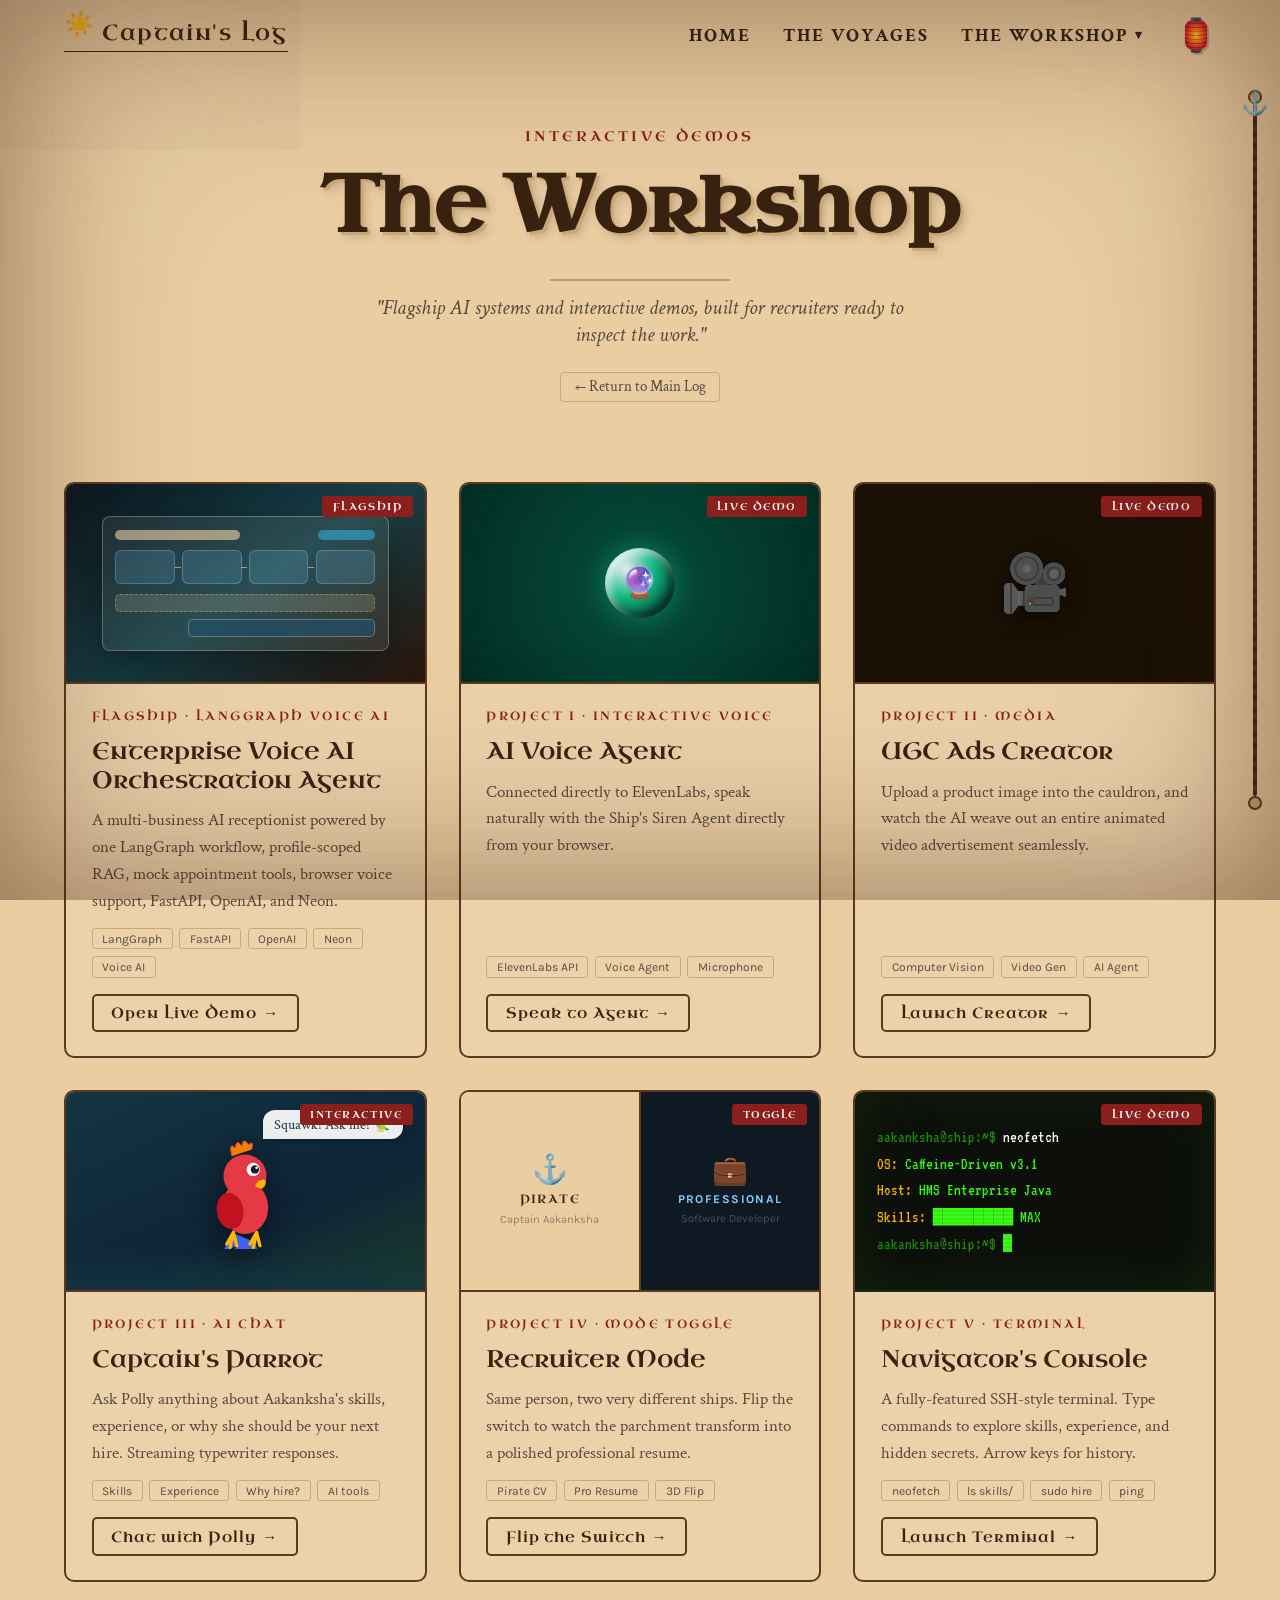
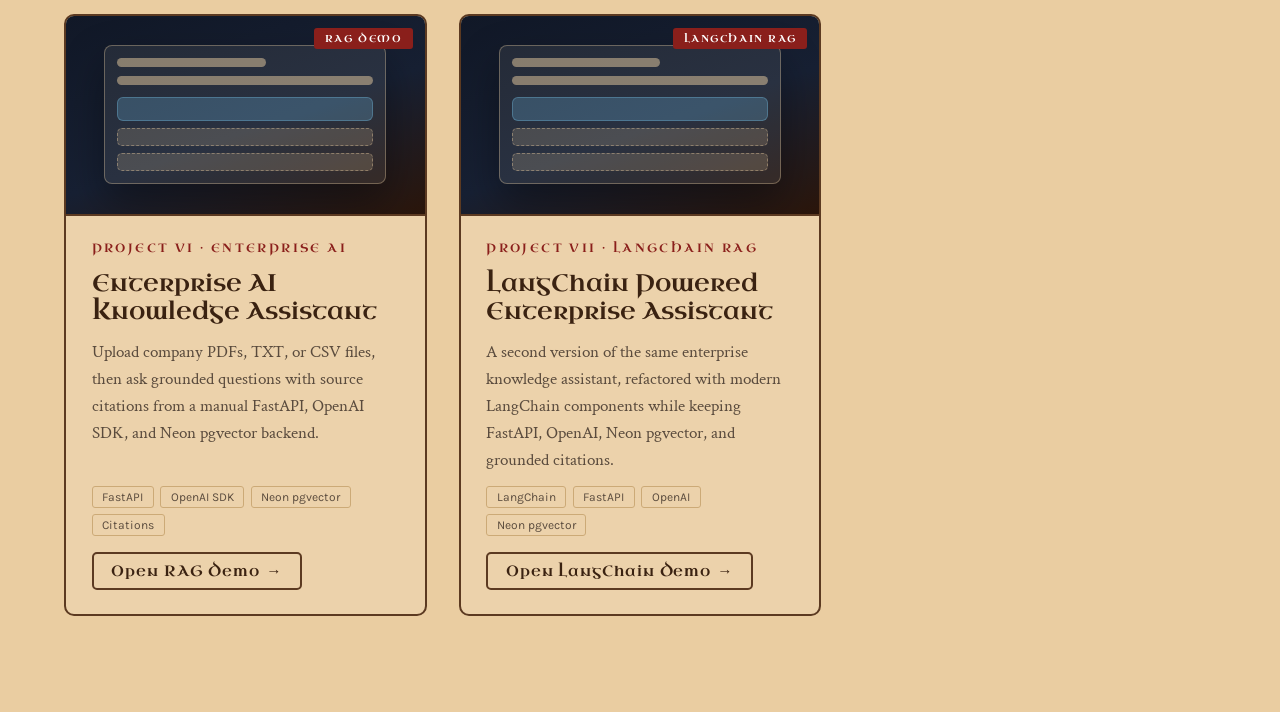
<file: projects.html>
<!DOCTYPE html>
<html lang="en">
<head>
  <meta charset="UTF-8">
  <meta name="viewport" content="width=device-width, initial-scale=1.0">
  <title>The Workshop — Captain Aakanksha</title>
  <link href="https://fonts.googleapis.com/css2?family=Crimson+Text:ital,wght@0,400;0,600;1,400;1,600&family=Karla:wght@300;400;500;700&family=Uncial+Antiqua&display=swap" rel="stylesheet">
  <link href="https://fonts.googleapis.com/css2?family=VT323&display=swap" rel="stylesheet">
  <style>
    :root{--parchment:#eacda1;--parchment-dark:#ccaa77;--wood:#5c3a21;--wood-dark:#3a2211;--ink:#312117;--ink-faded:#5a4b3d;--red-flag:#8a1f1b;--font-display:'Uncial Antiqua',cursive;--font-serif:'Crimson Text',serif;--font-body:'Karla',sans-serif;--font-mono:'VT323',monospace;}
    body.night-mode{--parchment:#0f172a;--parchment-dark:#1e293b;--wood:#1e1b4b;--wood-dark:#000;--ink:#e2e8f0;--ink-faded:#94a3b8;--red-flag:#38bdf8;}
    *,*::before,*::after{margin:0;padding:0;box-sizing:border-box;}
    body{background:var(--parchment);color:var(--ink);font-family:var(--font-body);overflow-x:hidden;transition:background-color 2s,color 2s;}
    .burn-in-layer{position:fixed;inset:0;background:#000;z-index:999999;pointer-events:none;mask-image:radial-gradient(circle,transparent 0%,black 0%);-webkit-mask-image:radial-gradient(circle,transparent 0%,black 0%);animation:burnReveal 2.5s cubic-bezier(.8,0,.2,1) forwards;}
    @keyframes burnReveal{0%{mask-image:radial-gradient(circle,transparent 0%,black 0%);-webkit-mask-image:radial-gradient(circle,transparent 0%,black 0%)}70%{mask-image:radial-gradient(circle,transparent 100%,black 150%);-webkit-mask-image:radial-gradient(circle,transparent 100%,black 150%)}100%{mask-image:radial-gradient(circle,transparent 200%,black 300%);-webkit-mask-image:radial-gradient(circle,transparent 200%,black 300%);opacity:0}}
    .burn-flames{position:absolute;width:100%;height:100%;background:radial-gradient(circle,transparent 0%,#ff5e00 5%,#8a1f1b 10%,black 15%);mix-blend-mode:color-dodge;animation:burnFlames 2s forwards;}
    @keyframes burnFlames{0%{transform:scale(0);opacity:1}100%{transform:scale(30);opacity:0}}
    .texture-overlay{position:fixed;inset:0;pointer-events:none;z-index:1000;opacity:.45;mix-blend-mode:multiply;transition:opacity 2s;}
    body.night-mode .texture-overlay{opacity:.12;}
    .vignette{position:fixed;inset:0;pointer-events:none;z-index:999;box-shadow:inset 0 0 150px rgba(71,35,12,.4),inset 0 0 300px rgba(45,17,3,.2);}
    body.night-mode .vignette{box-shadow:inset 0 0 200px rgba(0,0,0,.9);}

    /* NAV */
    nav{position:fixed;top:0;width:100%;padding:1rem 5%;z-index:100;display:flex;justify-content:space-between;align-items:center;background:linear-gradient(to bottom,var(--parchment),transparent);transition:background 2s;}
    .logo{font-family:var(--font-display);font-size:1.35rem;color:var(--wood-dark);text-decoration:none;letter-spacing:.08em;padding-bottom:4px;padding-left:2.4rem;border-bottom:1.5px solid var(--wood-dark);white-space:nowrap;transition:color 2s,border-color 2s;}
    body.night-mode .logo{color:#fdf5e6;border-bottom-color:rgba(253,245,230,.4);}
    .sky-sun,.sky-moon{position:fixed;z-index:200;pointer-events:none;font-size:1.5rem;top:.65rem;left:5%;}
    .sky-moon{opacity:0;}
    .nav-links{display:flex;gap:2rem;align-items:center;}
    .nav-links a{font-family:var(--font-serif);font-size:1.2rem;font-weight:bold;color:var(--ink);text-decoration:none;text-transform:uppercase;letter-spacing:2px;transition:color .3s;}
    .nav-links a:hover{color:var(--red-flag);}
    .lantern-toggle{font-size:2rem;cursor:pointer;color:var(--wood-dark);transition:transform 1s,filter .3s,color 2s;filter:drop-shadow(2px 2px 0 rgba(0,0,0,.2));}
    .lantern-toggle:hover{filter:drop-shadow(0 0 10px #ffdf73);}
    body.night-mode .lantern-toggle{text-shadow:0 0 20px #ffdf73;animation:swingLantern 3s ease-in-out infinite;}
    @keyframes swingLantern{0%,100%{transform:rotate(-12deg)}50%{transform:rotate(12deg)}}

    /* DROPDOWN */
    .nav-dropdown{position:relative;}
    .nav-dropdown::after{content:'';position:absolute;top:100%;left:-12px;right:-12px;height:1.2rem;z-index:499;}
    .dropdown-trigger{font-family:var(--font-serif);font-size:1.2rem;font-weight:bold;color:var(--ink);text-transform:uppercase;letter-spacing:2px;display:flex;align-items:center;gap:.3em;cursor:pointer;transition:color .3s;user-select:none;}
    .nav-dropdown:hover .dropdown-trigger,.nav-dropdown.open .dropdown-trigger{color:var(--red-flag);}
    .caret{font-size:.7em;transition:transform .25s;display:inline-block;}
    .nav-dropdown:hover .caret,.nav-dropdown.open .caret{transform:rotate(180deg);}
    .dropdown-menu{position:absolute;top:calc(100% + 1rem);right:0;min-width:265px;background:var(--parchment);border:2px solid var(--wood-dark);box-shadow:4px 4px 0 rgba(0,0,0,.15);display:flex;flex-direction:column;opacity:0;pointer-events:none;transform:translateY(-8px);transition:opacity .2s,transform .2s;z-index:500;}
    .nav-dropdown:hover .dropdown-menu,.nav-dropdown.open .dropdown-menu{opacity:1;pointer-events:all;transform:translateY(0);}
    .dropdown-section-label{font-family:var(--font-display);font-size:.7rem;letter-spacing:.2em;text-transform:uppercase;color:var(--ink-faded);padding:.5rem 1.2rem .2rem;}
    .dropdown-menu a{font-family:var(--font-serif);font-size:1.05rem;color:var(--ink);text-decoration:none;padding:.6rem 1.2rem;border-bottom:1px solid rgba(90,75,61,.2);transition:background .15s,color .15s;letter-spacing:.05em;white-space:nowrap;}
    .dropdown-menu a:last-child{border-bottom:none;}
    .dropdown-menu a:hover{background:var(--wood);color:var(--parchment);}
    .dropdown-menu a.current-page{color:var(--red-flag);font-style:italic;pointer-events:none;}
    .dd-divider{height:1px;background:var(--parchment-dark);margin:0;}
    body.night-mode .dropdown-menu{background:var(--parchment-dark);border-color:var(--ink-faded);}
    body.night-mode .dropdown-menu a{color:var(--ink);border-bottom-color:rgba(255,255,255,.1);}
    body.night-mode .dropdown-menu a:hover{background:var(--wood);color:#fdf5e6;}

    /* ROPE */
    .rope-scrollbar{position:fixed;right:16px;top:10vh;bottom:10vh;width:18px;z-index:300;pointer-events:none;display:flex;flex-direction:column;align-items:center;}
    .rope-top-ring,.rope-bot-ring{width:14px;height:14px;border-radius:50%;border:2px solid var(--wood);background:var(--parchment-dark);flex-shrink:0;}
    .rope-line{flex:1;width:4px;background:repeating-linear-gradient(to bottom,var(--wood) 0,var(--wood-dark) 6px,var(--wood) 12px);border-radius:2px;}
    .rope-anchor{font-size:1.4rem;position:absolute;left:50%;transform:translateX(-50%);top:0;transition:top .1s linear;pointer-events:none;}

    /* NIGHT ANIMS */
    @keyframes sunSet{0%{top:.65rem;left:5%;opacity:1;transform:scale(1) rotate(0)}100%{top:105vh;left:105vw;opacity:0;transform:scale(.2) rotate(210deg)}}
    @keyframes moonRise{0%{top:105vh;left:105vw;opacity:0;transform:scale(.2)}100%{top:.65rem;left:5%;opacity:1;transform:scale(1)}}
    @keyframes moonSet{0%{top:.65rem;left:5%;opacity:1}100%{top:105vh;left:105vw;opacity:0;transform:scale(.2)}}
    @keyframes sunRise{0%{top:105vh;left:105vw;opacity:0;transform:scale(.2)}100%{top:.65rem;left:5%;opacity:1;transform:scale(1)}}

    /* ── HERO ────────────────────────────────────────── */
    .workshop-hero{min-height:40vh;display:flex;flex-direction:column;justify-content:center;align-items:center;text-align:center;padding:8rem 2rem 3rem;position:relative;}
    .hero-label{font-family:var(--font-display);font-size:.85rem;letter-spacing:.25em;color:var(--red-flag);text-transform:uppercase;margin-bottom:.5rem;}
    .hero-title{font-family:var(--font-display);font-size:clamp(2.8rem,7vw,5rem);color:var(--wood-dark);text-shadow:3px 3px 0 var(--parchment-dark),5px 5px 10px rgba(0,0,0,.15);margin-bottom:.5rem;}
    body.night-mode .hero-title{color:#fdf5e6;text-shadow:0 0 30px rgba(255,200,100,.2);}
    .hero-divider{width:180px;height:2px;background:var(--wood);opacity:.35;margin:.8rem auto;}
    .hero-sub{font-family:var(--font-serif);font-style:italic;font-size:1.3rem;color:var(--ink-faded);max-width:560px;}
    .hero-back{display:inline-flex;align-items:center;gap:.4em;font-family:var(--font-serif);font-size:.95rem;color:var(--ink-faded);text-decoration:none;border:1.5px solid var(--parchment-dark);padding:.3rem .85rem;border-radius:4px;margin-top:1.5rem;transition:all .2s;}
    .hero-back:hover{color:var(--ink);border-color:var(--wood);}

    /* ── CARD GRID ───────────────────────────────────── */
    .cards-section{padding:2rem 5% 6rem;}
    .cards-grid{display:grid;grid-template-columns:repeat(3,1fr);gap:2rem;max-width:1160px;margin:0 auto;}
    @media(max-width:960px){.cards-grid{grid-template-columns:repeat(2,1fr);}}
    @media(max-width:580px){.cards-grid{grid-template-columns:1fr;}}

    /* CARD */
    .project-card{display:flex;flex-direction:column;border:2px solid var(--wood);border-radius:10px;overflow:hidden;text-decoration:none;color:inherit;transition:transform .3s cubic-bezier(.34,1.56,.64,1),box-shadow .3s;background:rgba(255,255,255,.1);cursor:pointer;position:relative;}
    body.night-mode .project-card{background:rgba(255,255,255,.04);border-color:var(--ink-faded);}
    .project-card:hover{transform:translateY(-10px) rotate(-0.4deg);box-shadow:8px 14px 0 var(--wood-dark);}
    body.night-mode .project-card:hover{box-shadow:8px 14px 0 rgba(0,0,0,.5);}
    .card-badge{position:absolute;top:12px;right:12px;font-family:var(--font-display);font-size:.65rem;letter-spacing:.15em;text-transform:uppercase;background:var(--red-flag);color:#fff;padding:.25rem .65rem;border-radius:3px;z-index:2;}

    /* CARD PREVIEW AREAS */
    .card-preview{height:200px;position:relative;overflow:hidden;flex-shrink:0;display:flex;align-items:center;justify-content:center;}

    /* Terminal preview */
    .preview-terminal{background:#0d0f0b;border-bottom:2px solid #1a2a1a;}
    .fake-terminal{width:88%;max-width:320px;font-family:var(--font-mono);font-size:1.05rem;color:#39ff14;line-height:1.6;}
    .fake-terminal .ft-dim{color:#1f8a0a;}
    .fake-terminal .ft-amber{color:#ffb300;}
    .fake-terminal .ft-bright{color:#fff;}
    .fake-cursor{display:inline-block;width:9px;height:1.1em;background:#39ff14;vertical-align:text-bottom;animation:blinkCursor .9s step-end infinite;}
    @keyframes blinkCursor{0%,100%{opacity:1}50%{opacity:0}}
    .terminal-scanline{position:absolute;inset:0;background:repeating-linear-gradient(0deg,transparent,transparent 2px,rgba(0,0,0,.08) 2px,rgba(0,0,0,.08) 4px);pointer-events:none;}
    .terminal-glow{position:absolute;inset:0;box-shadow:inset 0 0 60px rgba(57,255,20,.08);pointer-events:none;}

    /* Parrot preview */
    .preview-parrot{background:linear-gradient(155deg,#143542 0%,#0e2438 60%,#1a3a2a 100%);border-bottom:2px solid var(--wood);}
    .parrot-preview-svg{width:100px;height:116px;filter:drop-shadow(0 6px 16px rgba(0,0,0,.5));animation:parrotFloat 3s ease-in-out infinite;}
    @keyframes parrotFloat{0%,100%{transform:translateY(0) rotate(-2deg)}50%{transform:translateY(-10px) rotate(2deg)}}
    .parrot-preview-bubble{position:absolute;top:18px;right:22px;background:rgba(255,255,255,.92);border-radius:12px 12px 12px 0;padding:.3rem .7rem;font-family:var(--font-serif);font-size:.9rem;color:#143542;box-shadow:2px 2px 6px rgba(0,0,0,.2);}
    .ocean-shimmer{position:absolute;bottom:0;left:0;right:0;height:40px;background:linear-gradient(to top,rgba(20,53,66,.8),transparent);pointer-events:none;}

    /* Recruiter preview */
    .preview-recruiter{border-bottom:2px solid var(--wood);overflow:hidden;}
    .recruit-split{display:flex;width:100%;height:100%;}
    .recruit-half{flex:1;display:flex;flex-direction:column;align-items:center;justify-content:center;gap:.4rem;padding:1rem .8rem;transition:flex .5s ease;}
    .recruit-half.pirate-half{background:var(--parchment);border-right:2px solid var(--wood);}
    .recruit-half.pro-half{background:#0f1923;}
    .project-card:hover .recruit-half.pirate-half{flex:.4;}
    .project-card:hover .recruit-half.pro-half{flex:1.6;}
    .rh-icon{font-size:1.8rem;line-height:1;}
    .rh-label{font-family:var(--font-display);font-size:.75rem;letter-spacing:.12em;text-transform:uppercase;}
    .pirate-half .rh-label{color:var(--wood-dark);}
    .pro-half .rh-label{color:#7dd3fc;font-family:var(--font-body);font-weight:700;}
    .rh-line{font-size:.7rem;opacity:.6;}
    .pirate-half .rh-line{color:var(--ink-faded);}
    .pro-half .rh-line{color:#64748b;}

    /* CARD BODY */
    .card-body{padding:1.5rem 1.6rem;display:flex;flex-direction:column;gap:.8rem;flex:1;}
    .card-num{font-family:var(--font-display);font-size:.75rem;letter-spacing:.2em;color:var(--red-flag);text-transform:uppercase;}
    .card-title{font-family:var(--font-display);font-size:1.5rem;color:var(--wood-dark);line-height:1.2;}
    body.night-mode .card-title{color:#fdf5e6;}
    .card-desc{font-family:var(--font-serif);font-size:1.05rem;color:var(--ink-faded);line-height:1.6;flex:1;}
    .card-tags{display:flex;flex-wrap:wrap;gap:.4rem;}
    .card-tag{font-family:var(--font-body);font-size:.75rem;padding:.18rem .6rem;border-radius:3px;border:1.5px solid var(--parchment-dark);color:var(--ink-faded);}
    body.night-mode .card-tag{border-color:var(--ink-faded);}
    .card-cta{display:inline-flex;align-items:center;gap:.4em;font-family:var(--font-display);font-size:.95rem;letter-spacing:.06em;color:var(--wood-dark);border:2px solid var(--wood);padding:.45rem 1.1rem;border-radius:5px;transition:all .2s;align-self:flex-start;margin-top:.2rem;}
    body.night-mode .card-cta{color:#fdf5e6;border-color:#fdf5e6;}
    .project-card:hover .card-cta{background:var(--wood);color:var(--parchment);}
    body.night-mode .project-card:hover .card-cta{background:#fdf5e6;color:var(--wood-dark);}
    .card-cta .arrow{transition:transform .2s;}
    .project-card:hover .card-cta .arrow{transform:translateX(4px);}

    /* Voice Agent preview */
    .preview-siren {background:radial-gradient(circle at center, #064e3b 0%, #022c22 100%); border-bottom:2px solid var(--wood); overflow:hidden;}
    .siren-orb-preview {width:70px; height:70px; border-radius:50%; background:radial-gradient(circle at 30% 30%, #e2e8f0 0%, #10b981 40%, #064e3b 80%, #022c22 100%); font-size:30px; display:flex; align-items:center; justify-content:center; box-shadow:0 0 30px rgba(16, 185, 129, 0.5), inset -5px -5px 10px rgba(0,0,0,0.5), inset 5px 5px 10px rgba(255,255,255,0.8); animation:orbFloat 3s ease-in-out infinite, orbGlow 2s alternate infinite;}
    @keyframes orbFloat{0%,100%{transform:translateY(0);}50%{transform:translateY(-8px);}}
    @keyframes orbGlow{0%{box-shadow:0 0 20px rgba(16, 185, 129, 0.3), inset -5px -5px 10px rgba(0,0,0,0.5), inset 5px 5px 10px rgba(255,255,255,0.8);}100%{box-shadow:0 0 40px rgba(16, 185, 129, 0.7), inset -5px -5px 10px rgba(0,0,0,0.5), inset 5px 5px 10px rgba(255,255,255,0.8);}}

    /* Enterprise voice orchestration preview */
    .preview-orchestration{background:linear-gradient(145deg,#0b1720 0%,#173f47 52%,#2b160b 100%);border-bottom:2px solid var(--wood);padding:1rem;}
    .orchestration-mini{width:88%;max-width:330px;border:1px solid rgba(234,205,161,.35);border-radius:8px;background:rgba(255,248,229,.08);box-shadow:0 18px 42px rgba(0,0,0,.38);padding:.8rem;display:grid;gap:.65rem;}
    .orchestration-top{display:flex;justify-content:space-between;align-items:center;gap:.75rem;}
    .orchestration-pill{height:10px;border-radius:99px;background:rgba(234,205,161,.65);}
    .orchestration-pill.long{width:48%;}
    .orchestration-pill.short{width:22%;background:rgba(56,189,248,.5);}
    .orchestration-flow{display:grid;grid-template-columns:repeat(4,1fr);gap:.45rem;align-items:center;}
    .orchestration-node{height:34px;border-radius:6px;border:1px solid rgba(125,211,252,.32);background:rgba(125,211,252,.16);position:relative;}
    .orchestration-node::after{content:'';position:absolute;right:-.42rem;top:50%;width:.38rem;height:1px;background:rgba(234,205,161,.65);}
    .orchestration-node:last-child::after{display:none;}
    .orchestration-chat{display:grid;gap:.4rem;}
    .orchestration-chat span{height:18px;border-radius:5px;background:rgba(234,205,161,.18);border:1px dashed rgba(234,205,161,.35);}
    .orchestration-chat span:nth-child(2){width:72%;justify-self:end;background:rgba(35,79,104,.72);border-style:solid;}

    /* RAG preview */
    .preview-rag{background:linear-gradient(160deg,#111827 0%,#172033 55%,#2b160b 100%);border-bottom:2px solid var(--wood);padding:1.2rem;}
    .rag-mini-window{width:88%;max-width:330px;border:1px solid rgba(234,205,161,.35);border-radius:8px;background:rgba(255,248,229,.08);box-shadow:0 18px 40px rgba(0,0,0,.35);padding:.75rem;display:grid;gap:.55rem;}
    .rag-mini-row{height:9px;border-radius:99px;background:rgba(234,205,161,.5);}
    .rag-mini-row.short{width:58%;}
    .rag-mini-chat{display:grid;gap:.45rem;margin-top:.2rem;}
    .rag-mini-bubble{height:24px;border-radius:6px;background:rgba(125,211,252,.22);border:1px solid rgba(125,211,252,.28);}
    .rag-mini-source{height:18px;border-radius:5px;background:rgba(234,205,161,.18);border:1px dashed rgba(234,205,161,.4);}

    @media(max-width:640px){
      nav{padding:.8rem 1rem;flex-wrap:wrap;gap:.5rem;}
      .nav-links{gap:.8rem;flex-wrap:wrap;justify-content:flex-end;}
      .nav-links a{font-size:.9rem;}
    }
  </style>
</head>
<body>
  <div class="burn-in-layer"><div class="burn-flames"></div></div>
  <canvas id="starCanvas" style="position:fixed;top:0;left:0;width:100vw;height:100vh;z-index:1;pointer-events:none;opacity:0;transition:opacity 2s;"></canvas>
  <svg class="texture-overlay" xmlns="http://www.w3.org/2000/svg"><filter id="noise"><feTurbulence type="fractalNoise" baseFrequency="0.65" numOctaves="3" stitchTiles="stitch"/><feColorMatrix type="saturate" values="0"/></filter><rect width="100%" height="100%" filter="url(#noise)" opacity="0.4"/></svg>
  <div class="vignette"></div>
  <div class="sky-sun" id="skySun">☀️</div>
  <div class="sky-moon" id="skyMoon">🌙</div>

  <nav>
    <a href="index.html" class="logo">Captain's Log</a>
    <div class="nav-links">
      <a href="index.html">Home</a>
      <a href="journey-map.html" target="_blank">The Voyages</a>
      <div class="nav-dropdown" id="workshopDropdown">
        <span class="dropdown-trigger">The Workshop <span class="caret">▾</span></span>
        <div class="dropdown-menu">
          <a href="projects.html" class="current-page">Explore All Projects</a>
          <div class="dd-divider"></div>
          <a href="project-voice.html">🔮 AI Voice Agent</a>
          <a href="https://final-ai-voice-receptionist.vercel.app" target="_blank" rel="noopener">Enterprise Voice AI Orchestration Agent</a>
          <a href="project-ugc.html">🎥 UGC Ads Creator</a>
          <a href="project-rag.html">📚 Enterprise AI Knowledge Assistant</a>
          <a href="https://enterprise-ai-knowledge-assistant-l.vercel.app/project-rag.html" target="_blank" rel="noopener">🔗 LangChain Powered Enterprise Assistant</a>
          <div class="dd-divider"></div>
          <a href="project-terminal.html">🧭 Navigator's Console</a>
          <a href="project-parrot.html">🦜 Captain's Parrot</a>
          <a href="project-recruiter.html">⚓ Recruiter Mode</a>
        </div>
      </div>
      <div class="lantern-toggle" id="nightToggle" title="Toggle Night Voyage">🏮</div>
    </div>
  </nav>

  <main>
    <section class="workshop-hero">
      <div class="hero-label">Interactive Demos</div>
      <h1 class="hero-title">The Workshop</h1>
      <div class="hero-divider"></div>
      <p class="hero-sub">"Flagship AI systems and interactive demos, built for recruiters ready to inspect the work."</p>
      <a href="index.html" class="hero-back">← Return to Main Log</a>
    </section>

    <section class="cards-section">
      <div class="cards-grid">

        <!-- FLAGSHIP: ENTERPRISE VOICE ORCHESTRATION AGENT -->
        <a href="https://final-ai-voice-receptionist.vercel.app" class="project-card" target="_blank" rel="noopener">
          <div class="card-badge">Flagship</div>
          <div class="card-preview preview-orchestration">
            <div class="orchestration-mini" aria-hidden="true">
              <div class="orchestration-top">
                <span class="orchestration-pill long"></span>
                <span class="orchestration-pill short"></span>
              </div>
              <div class="orchestration-flow">
                <span class="orchestration-node"></span>
                <span class="orchestration-node"></span>
                <span class="orchestration-node"></span>
                <span class="orchestration-node"></span>
              </div>
              <div class="orchestration-chat">
                <span></span>
                <span></span>
              </div>
            </div>
          </div>
          <div class="card-body">
            <div class="card-num">Flagship · LangGraph Voice AI</div>
            <div class="card-title">Enterprise Voice AI Orchestration Agent</div>
            <div class="card-desc">A multi-business AI receptionist powered by one LangGraph workflow, profile-scoped RAG, mock appointment tools, browser voice support, FastAPI, OpenAI, and Neon.</div>
            <div class="card-tags">
              <span class="card-tag">LangGraph</span>
              <span class="card-tag">FastAPI</span>
              <span class="card-tag">OpenAI</span>
              <span class="card-tag">Neon</span>
              <span class="card-tag">Voice AI</span>
            </div>
            <div class="card-cta">Open Live Demo <span class="arrow">→</span></div>
          </div>
        </a>

        <!-- CARD 1: VOICE AGENT -->
        <a href="project-voice.html" class="project-card">
          <div class="card-badge">Live Demo</div>
          <div class="card-preview preview-siren">
            <div class="siren-orb-preview">🔮</div>
          </div>
          <div class="card-body">
            <div class="card-num">Project I · Interactive Voice</div>
            <div class="card-title">AI Voice Agent</div>
            <div class="card-desc">Connected directly to ElevenLabs, speak naturally with the Ship's Siren Agent directly from your browser.</div>
            <div class="card-tags">
              <span class="card-tag">ElevenLabs API</span>
              <span class="card-tag">Voice Agent</span>
              <span class="card-tag">Microphone</span>
            </div>
            <div class="card-cta">Speak to Agent <span class="arrow">→</span></div>
          </div>
        </a>

        <!-- CARD 2: UGC Ads Creator -->
        <a href="project-ugc.html" class="project-card">
          <div class="card-badge">Live Demo</div>
          <div class="card-preview preview-ugc" style="background:#1a1005; border-bottom:2px solid var(--wood); overflow:hidden; display:flex; align-items:center; justify-content:center;">
            <div style="font-size:3.5rem; filter:drop-shadow(0 4px 10px rgba(0,0,0,0.5)); animation:float 3s ease-in-out infinite;">🎥</div>
          </div>
          <div class="card-body">
            <div class="card-num">Project II · Media</div>
            <div class="card-title">UGC Ads Creator</div>
            <div class="card-desc">Upload a product image into the cauldron, and watch the AI weave out an entire animated video advertisement seamlessly.</div>
            <div class="card-tags">
              <span class="card-tag">Computer Vision</span>
              <span class="card-tag">Video Gen</span>
              <span class="card-tag">AI Agent</span>
            </div>
            <div class="card-cta">Launch Creator <span class="arrow">→</span></div>
          </div>
        </a>
        <style>@keyframes float{0%,100%{transform:translateY(0);}50%{transform:translateY(-10px);}}</style>

        <!-- CARD 3: PARROT CHAT -->
        <a href="project-parrot.html" class="project-card">
          <div class="card-badge">Interactive</div>
          <div class="card-preview preview-parrot">
            <div class="ocean-shimmer"></div>
            <div class="parrot-preview-bubble">Squawk! Ask me! 🦜</div>
            <svg class="parrot-preview-svg" viewBox="0 0 60 70" xmlns="http://www.w3.org/2000/svg">
              <ellipse cx="30" cy="45" rx="14" ry="16" fill="#e63946"/>
              <ellipse cx="21" cy="47" rx="8" ry="11" fill="#c1121f" transform="rotate(-10 21 47)"/>
              <path d="M22,60 Q17,72 13,78 Q19,70 25,68 Q21,74 27,80 Q29,72 33,70 Q39,75 41,80 Q38,72 36,66 Z" fill="#4361ee"/>
              <circle cx="30" cy="26" r="13" fill="#e63946"/>
              <path d="M38,29 Q44,26 42,32 Q40,35 36,32 Z" fill="#ffb703"/>
              <circle cx="35" cy="22" r="4" fill="white"/>
              <circle cx="36" cy="22" r="2.5" fill="#1a1a2e"/>
              <circle cx="37" cy="21" r="0.8" fill="white"/>
              <path d="M22,14 Q20,5 24,9 Q25,3 28,8 Q29,2 32,7 Q36,4 34,10" fill="#f77f00" stroke="#e63946" stroke-width="0.5"/>
              <path d="M23,60 L19,67 M23,60 L21,69 M23,60 L25,68" stroke="#ffb703" stroke-width="2" stroke-linecap="round"/>
              <path d="M37,60 L33,67 M37,60 L35,69 M37,60 L39,68" stroke="#ffb703" stroke-width="2" stroke-linecap="round"/>
            </svg>
          </div>
          <div class="card-body">
            <div class="card-num">Project III · AI Chat</div>
            <div class="card-title">Captain's Parrot</div>
            <div class="card-desc">Ask Polly anything about Aakanksha's skills, experience, or why she should be your next hire. Streaming typewriter responses.</div>
            <div class="card-tags">
              <span class="card-tag">Skills</span>
              <span class="card-tag">Experience</span>
              <span class="card-tag">Why hire?</span>
              <span class="card-tag">AI tools</span>
            </div>
            <div class="card-cta">Chat with Polly <span class="arrow">→</span></div>
          </div>
        </a>

        <!-- CARD 4: RECRUITER MODE -->
        <a href="project-recruiter.html" class="project-card">
          <div class="card-badge">Toggle</div>
          <div class="card-preview preview-recruiter">
            <div class="recruit-split">
              <div class="recruit-half pirate-half">
                <div class="rh-icon">⚓</div>
                <div class="rh-label">Pirate</div>
                <div class="rh-line">Captain Aakanksha</div>
              </div>
              <div class="recruit-half pro-half">
                <div class="rh-icon">💼</div>
                <div class="rh-label">Professional</div>
                <div class="rh-line">Software Developer</div>
              </div>
            </div>
          </div>
          <div class="card-body">
            <div class="card-num">Project IV · Mode Toggle</div>
            <div class="card-title">Recruiter Mode</div>
            <div class="card-desc">Same person, two very different ships. Flip the switch to watch the parchment transform into a polished professional resume.</div>
            <div class="card-tags">
              <span class="card-tag">Pirate CV</span>
              <span class="card-tag">Pro Resume</span>
              <span class="card-tag">3D Flip</span>
            </div>
            <div class="card-cta">Flip the Switch <span class="arrow">→</span></div>
          </div>
        </a>

        <!-- CARD 5: TERMINAL -->
        <a href="project-terminal.html" class="project-card">
          <div class="card-badge">Live Demo</div>
          <div class="card-preview preview-terminal">
            <div class="terminal-scanline"></div>
            <div class="terminal-glow"></div>
            <div class="fake-terminal">
              <div><span class="ft-dim">aakanksha@ship:~$</span> <span class="ft-bright">neofetch</span></div>
              <div><span class="ft-amber">OS:</span> Caffeine-Driven v3.1</div>
              <div><span class="ft-amber">Host:</span> HMS Enterprise Java</div>
              <div><span class="ft-amber">Skills:</span> <span style="color:#39ff14">████████</span> MAX</div>
              <div><span class="ft-dim">aakanksha@ship:~$</span> <span class="fake-cursor"></span></div>
            </div>
          </div>
          <div class="card-body">
            <div class="card-num">Project V · Terminal</div>
            <div class="card-title">Navigator's Console</div>
            <div class="card-desc">A fully-featured SSH-style terminal. Type commands to explore skills, experience, and hidden secrets. Arrow keys for history.</div>
            <div class="card-tags">
              <span class="card-tag">neofetch</span>
              <span class="card-tag">ls skills/</span>
              <span class="card-tag">sudo hire</span>
              <span class="card-tag">ping</span>
            </div>
            <div class="card-cta">Launch Terminal <span class="arrow">→</span></div>
          </div>
        </a>

        <!-- CARD 6: ENTERPRISE AI KNOWLEDGE ASSISTANT -->
        <a href="project-rag.html" class="project-card">
          <div class="card-badge">RAG Demo</div>
          <div class="card-preview preview-rag">
            <div class="rag-mini-window">
              <div class="rag-mini-row short"></div>
              <div class="rag-mini-row"></div>
              <div class="rag-mini-chat">
                <div class="rag-mini-bubble"></div>
                <div class="rag-mini-source"></div>
                <div class="rag-mini-source"></div>
              </div>
            </div>
          </div>
          <div class="card-body">
            <div class="card-num">Project VI · Enterprise AI</div>
            <div class="card-title">Enterprise AI Knowledge Assistant</div>
            <div class="card-desc">Upload company PDFs, TXT, or CSV files, then ask grounded questions with source citations from a manual FastAPI, OpenAI SDK, and Neon pgvector backend.</div>
            <div class="card-tags">
              <span class="card-tag">FastAPI</span>
              <span class="card-tag">OpenAI SDK</span>
              <span class="card-tag">Neon pgvector</span>
              <span class="card-tag">Citations</span>
            </div>
            <div class="card-cta">Open RAG Demo <span class="arrow">→</span></div>
          </div>
        </a>

        <!-- CARD 7: LANGCHAIN POWERED ENTERPRISE ASSISTANT -->
        <a href="https://enterprise-ai-knowledge-assistant-l.vercel.app/project-rag.html" class="project-card" target="_blank" rel="noopener">
          <div class="card-badge">LangChain RAG</div>
          <div class="card-preview preview-rag">
            <div class="rag-mini-window">
              <div class="rag-mini-row short"></div>
              <div class="rag-mini-row"></div>
              <div class="rag-mini-chat">
                <div class="rag-mini-bubble"></div>
                <div class="rag-mini-source"></div>
                <div class="rag-mini-source"></div>
              </div>
            </div>
          </div>
          <div class="card-body">
            <div class="card-num">Project VII · LangChain RAG</div>
            <div class="card-title">LangChain Powered Enterprise Assistant</div>
            <div class="card-desc">A second version of the same enterprise knowledge assistant, refactored with modern LangChain components while keeping FastAPI, OpenAI, Neon pgvector, and grounded citations.</div>
            <div class="card-tags">
              <span class="card-tag">LangChain</span>
              <span class="card-tag">FastAPI</span>
              <span class="card-tag">OpenAI</span>
              <span class="card-tag">Neon pgvector</span>
            </div>
            <div class="card-cta">Open LangChain Demo <span class="arrow">→</span></div>
          </div>
        </a>

      </div>
    </section>
  </main>

  <div class="rope-scrollbar"><div class="rope-top-ring"></div><div class="rope-line"></div><div class="rope-bot-ring"></div><div class="rope-anchor" id="ropeAnchor">⚓</div></div>

  <script>
    const nightToggle=document.getElementById('nightToggle'),skySun=document.getElementById('skySun'),skyMoon=document.getElementById('skyMoon');
    const THEME_STORAGE_KEY='portfolio-night-mode';
    let isNight=localStorage.getItem(THEME_STORAGE_KEY)==='night';
    document.body.classList.toggle('night-mode',isNight);
    if(isNight)skyMoon.style.opacity='1';
    nightToggle.addEventListener('click',()=>{isNight=!isNight;localStorage.setItem(THEME_STORAGE_KEY,isNight?'night':'day');document.body.classList.toggle('night-mode',isNight);if(isNight){skySun.style.animation='sunSet 2.8s ease-in-out forwards';setTimeout(()=>{skyMoon.style.opacity='1';skyMoon.style.animation='moonRise 2s ease-out forwards';},1200);}else{skyMoon.style.animation='moonSet 2.5s ease-in-out forwards';setTimeout(()=>{skySun.style.opacity='1';skySun.style.animation='sunRise 2s ease-out forwards';},1000);}});
    const workshopDd=document.getElementById('workshopDropdown');
    workshopDd.querySelector('.dropdown-trigger').addEventListener('click',()=>workshopDd.classList.toggle('open'));
    document.addEventListener('click',e=>{if(!workshopDd.contains(e.target))workshopDd.classList.remove('open');});
    window.addEventListener('scroll',()=>{const p=window.scrollY/(document.body.scrollHeight-window.innerHeight);document.getElementById('ropeAnchor').style.top=(p*window.innerHeight*.8)+'px';},{passive:true});
    (function(){const c=document.getElementById('starCanvas'),x=c.getContext('2d');let s=[];function r(){c.width=innerWidth;c.height=innerHeight;s=Array.from({length:120},()=>({x:Math.random()*c.width,y:Math.random()*c.height*.75,r:Math.random()*1.5+.4,a:Math.random(),da:(Math.random()-.5)*.01}));}function d(){x.clearRect(0,0,c.width,c.height);s.forEach(p=>{p.a=Math.max(.1,Math.min(1,p.a+p.da));if(p.a<=.1||p.a>=1)p.da*=-1;x.beginPath();x.arc(p.x,p.y,p.r,0,Math.PI*2);x.fillStyle=`rgba(255,255,240,${p.a})`;x.fill();});requestAnimationFrame(d);}r();window.addEventListener('resize',r);d();})();
  </script>
</body>
</html>
</file>
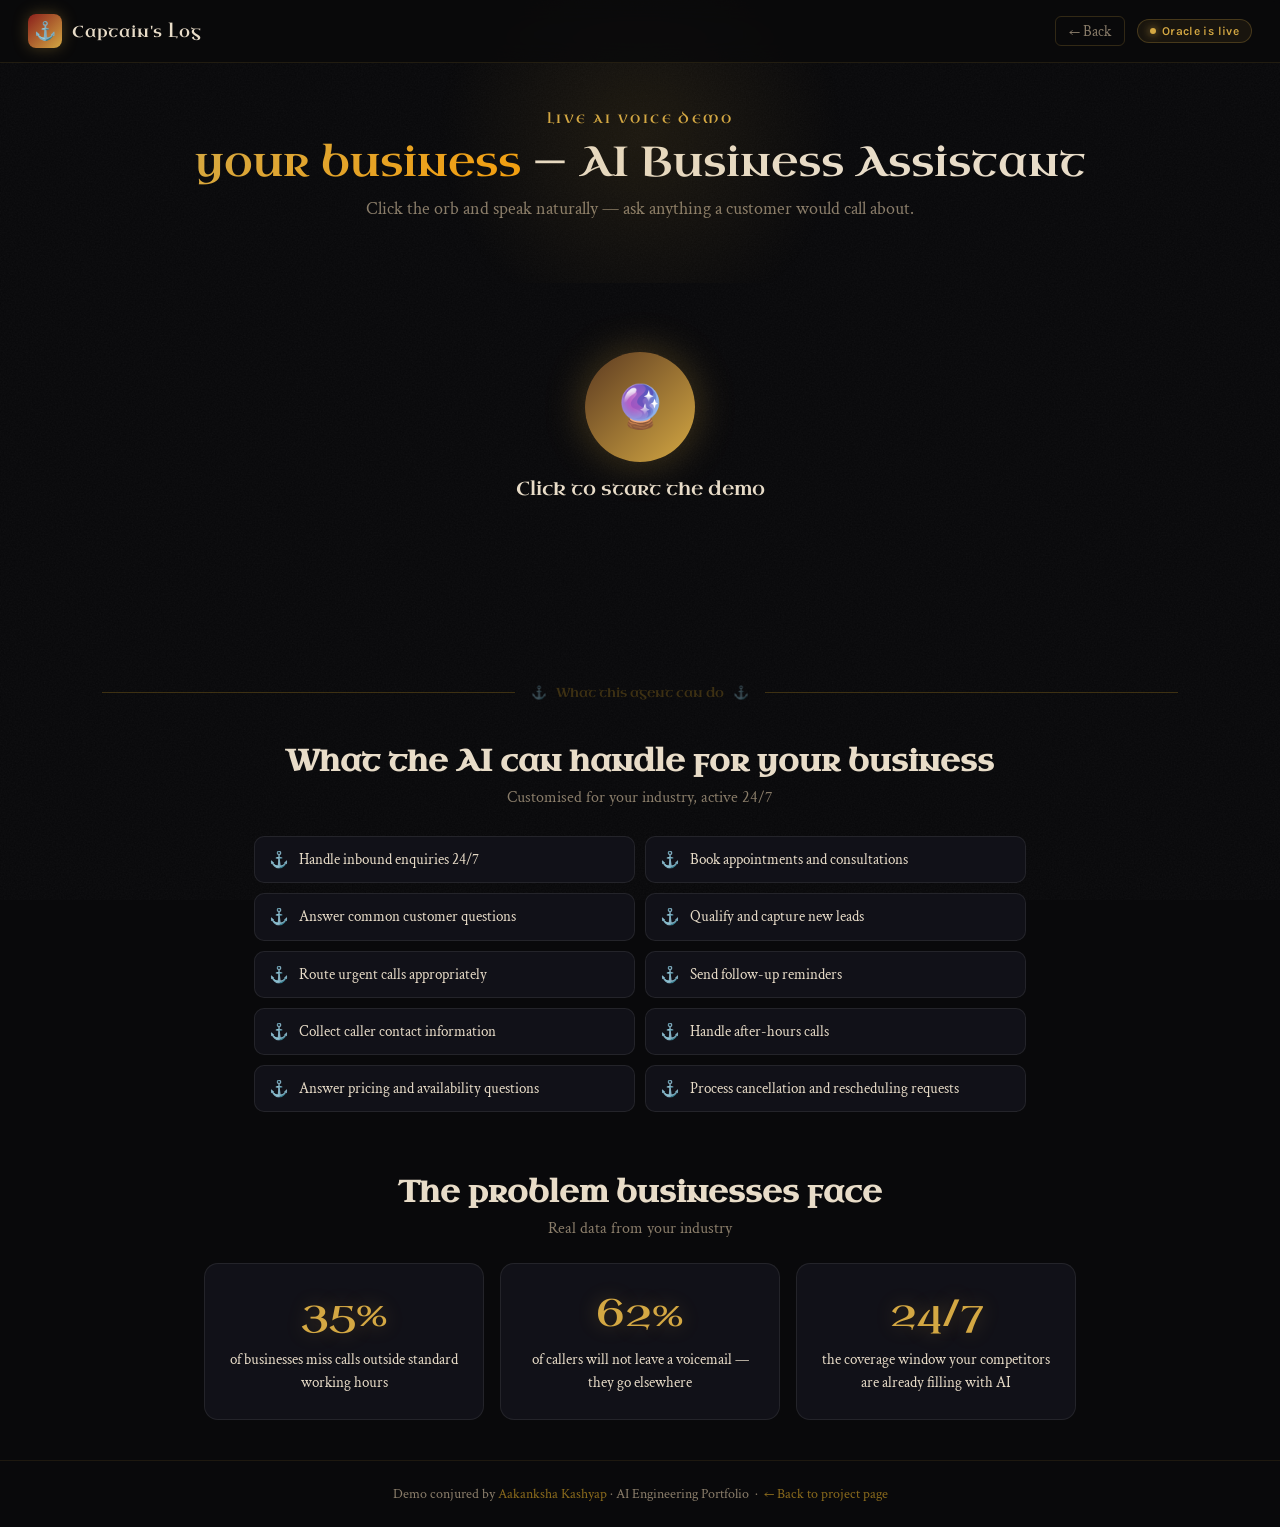
<file: voice-demo.html>
<!DOCTYPE html>
<html lang="en">
<head>
  <meta charset="UTF-8" />
  <meta name="viewport" content="width=device-width, initial-scale=1.0" />
  <title>AI Voice Demo — Aakanksha Kashyap</title>
  <link href="https://fonts.googleapis.com/css2?family=Uncial+Antiqua&family=Crimson+Text:ital,wght@0,400;0,600;1,400&family=Karla:wght@300;400;500;700&display=swap" rel="stylesheet">
  <style>
    *, *::before, *::after { box-sizing: border-box; margin: 0; padding: 0; }

    :root {
      --bg: #09090b;
      --surface: #111118;
      --surface2: #1a1a24;
      --border: rgba(255,255,255,0.08);
      --gold: #d4a843;
      --gold-glow: rgba(212,168,67,0.3);
      --gold-dim: #8a6a1c;
      --amber: #f59e0b;
      --red-flag: #8a1f1b;
      --ink: #e8dcc8;
      --muted: #8a7d6a;
      --font-display: 'Uncial Antiqua', cursive;
      --font-serif: 'Crimson Text', serif;
      --font-body: 'Karla', sans-serif;
    }

    html, body {
      background: var(--bg);
      color: var(--ink);
      font-family: var(--font-body);
      overflow-x: hidden;
      min-height: 100vh;
    }

    /* parchment texture */
    body::before {
      content: '';
      position: fixed; inset: 0;
      background-image: url("data:image/svg+xml,%3csvg xmlns='http://www.w3.org/2000/svg'%3e%3cfilter id='n'%3e%3cfeTurbulence type='fractalNoise' baseFrequency='0.65' numOctaves='3' stitchTiles='stitch'/%3e%3cfeColorMatrix type='saturate' values='0'/%3e%3c/filter%3e%3crect width='100%25' height='100%25' filter='url(%23n)' opacity='0.04'/%3e%3c/svg%3e");
      pointer-events: none; z-index: 0;
    }

    .app {
      position: relative; z-index: 1;
      display: flex;
      flex-direction: column;
      min-height: 100vh;
    }

    /* ── HEADER ── */
    .header {
      display: flex;
      align-items: center;
      justify-content: space-between;
      padding: 14px 28px;
      border-bottom: 1px solid rgba(212,168,67,0.12);
      background: rgba(9,9,11,0.8);
      backdrop-filter: blur(12px);
      position: sticky; top: 0; z-index: 100;
      flex-shrink: 0;
    }

    .brand {
      display: flex; align-items: center; gap: 10px;
      text-decoration: none; color: inherit;
    }
    .brand-icon {
      width: 34px; height: 34px;
      background: linear-gradient(135deg, #8a1f1b, #d4a843);
      border-radius: 8px;
      display: flex; align-items: center; justify-content: center;
      font-size: 18px;
      box-shadow: 0 0 16px var(--gold-glow);
    }
    .brand-name {
      font-family: var(--font-display);
      font-size: 1rem;
      color: var(--ink);
      letter-spacing: .05em;
    }

    .header-right { display: flex; align-items: center; gap: 12px; }

    .back-btn {
      font-family: var(--font-serif);
      font-size: .95rem;
      color: var(--muted);
      text-decoration: none;
      border: 1px solid rgba(212,168,67,0.2);
      padding: .3rem .8rem;
      border-radius: 6px;
      transition: all .2s;
    }
    .back-btn:hover { color: var(--ink); border-color: var(--gold-dim); }

    .status-pill {
      display: flex; align-items: center; gap: 6px;
      font-family: var(--font-body);
      font-size: .75rem; font-weight: 600;
      color: var(--gold);
      background: rgba(212,168,67,0.08);
      border: 1px solid rgba(212,168,67,0.25);
      padding: 4px 12px; border-radius: 20px;
      letter-spacing: .03em;
    }
    .status-dot {
      width: 6px; height: 6px;
      background: var(--gold); border-radius: 50%;
      box-shadow: 0 0 8px var(--gold);
      animation: statusPulse 1.8s ease-in-out infinite alternate;
    }
    @keyframes statusPulse { 0% { opacity: 1; } 100% { opacity: .35; } }

    /* ── HERO ── */
    .hero {
      padding: 48px 24px 24px;
      text-align: center;
      position: relative;
      flex-shrink: 0;
    }
    .hero::before {
      content: '';
      position: absolute; top: -80px; left: 50%;
      transform: translateX(-50%);
      width: 500px; height: 300px;
      background: radial-gradient(circle, rgba(212,168,67,0.1) 0%, transparent 70%);
      pointer-events: none;
    }
    .hero-eyebrow {
      font-family: var(--font-display);
      font-size: .75rem; letter-spacing: .2em;
      text-transform: uppercase;
      color: var(--gold); margin-bottom: 10px;
    }
    .hero-headline {
      font-family: var(--font-display);
      font-size: clamp(1.6rem, 4vw, 2.6rem);
      color: var(--ink);
      line-height: 1.25; margin-bottom: 8px;
    }
    .hero-headline .highlight {
      background: linear-gradient(135deg, var(--gold), var(--amber));
      -webkit-background-clip: text;
      -webkit-text-fill-color: transparent;
      background-clip: text;
    }
    .hero-sub {
      font-family: var(--font-serif);
      font-size: 1.15rem;
      color: var(--muted);
    }

    /* ── VOICE PANEL ── */
    .voice-panel {
      flex: 1;
      display: flex;
      flex-direction: column;
      align-items: center;
      justify-content: center;
      gap: 24px;
      position: relative;
      padding: 32px 24px;
      text-align: center;
      overflow: hidden;
      min-height: 420px;
    }

    /* floating bubbles */
    .float-bubble {
      position: absolute;
      background: rgba(212,168,67,0.1);
      border: 1px solid rgba(212,168,67,0.3);
      border-radius: 18px;
      padding: 10px 14px;
      font-family: var(--font-serif);
      font-size: .85rem;
      color: var(--ink);
      backdrop-filter: blur(6px);
      white-space: normal; text-align: center;
      max-width: 150px;
      box-shadow: 0 4px 20px rgba(212,168,67,0.12);
      pointer-events: none; z-index: 0; opacity: .8;
      line-height: 1.4;
    }
    .float-bubble.blowing { animation: bubbleBlow .5s cubic-bezier(.175,.885,.32,1.275) forwards; }
    .float-bubble.popping { animation: bubblePop .3s ease-out forwards; }
    @keyframes bubbleBlow { 0%{transform:scale(0);opacity:0} 70%{transform:scale(1.08);opacity:.85} 100%{transform:scale(1);opacity:.8} }
    @keyframes bubblePop  { 0%{transform:scale(1);opacity:.8} 50%{transform:scale(1.2);opacity:.4} 100%{transform:scale(1.4);opacity:0} }
    @media(max-width:768px) { .float-bubble { display: none; } }

    /* orb */
    .orb-group {
      display: flex; flex-direction: column;
      align-items: center; gap: 14px;
      position: relative; z-index: 2;
      min-height: 180px;
    }

    .voice-orb {
      width: 110px; height: 110px; border-radius: 50%;
      background: linear-gradient(135deg, #5c3a21, #d4a843);
      display: flex; align-items: center; justify-content: center;
      font-size: 42px;
      box-shadow: 0 0 40px var(--gold-glow);
      cursor: pointer;
      transition: transform .2s;
      animation: orbIdle 3.5s ease-in-out infinite;
    }
    .voice-orb:hover { transform: scale(1.06); }

    @keyframes orbIdle    { 0%,100%{box-shadow:0 0 30px var(--gold-glow)} 50%{box-shadow:0 0 55px rgba(212,168,67,.45)} }
    @keyframes orbListen  { 0%,100%{box-shadow:0 0 0 0 var(--gold-glow),0 0 30px var(--gold-glow)} 50%{box-shadow:0 0 0 22px rgba(212,168,67,0),0 0 50px rgba(212,168,67,.4)} }
    @keyframes orbSpeak   { 0%,100%{box-shadow:0 0 0 0 rgba(245,158,11,.6),0 0 40px rgba(245,158,11,.4)} 50%{box-shadow:0 0 0 26px rgba(245,158,11,0),0 0 60px rgba(245,158,11,.5)} }

    .voice-orb.idle     { animation: orbIdle 3.5s ease-in-out infinite; }
    .voice-orb.connecting { background: linear-gradient(135deg,#1a2a3a,#3b82f6); animation: orbListen 1s ease-in-out infinite; }
    .voice-orb.listening  { background: linear-gradient(135deg,#4c1d95,#d4a843); animation: orbListen 2s ease-in-out infinite; }
    .voice-orb.speaking   { background: linear-gradient(135deg,#78350f,#f59e0b); animation: orbSpeak .7s ease-in-out infinite; }
    .voice-orb.ended      { background: linear-gradient(135deg,#1f2937,#374151); animation: none; }

    .voice-title {
      font-family: var(--font-display);
      font-size: 1.2rem; color: var(--ink);
      position: relative; z-index: 2;
    }
    .voice-sub {
      font-family: var(--font-serif);
      font-size: 1rem; color: var(--muted);
      max-width: 300px; line-height: 1.6;
      display: none; position: relative; z-index: 2;
    }
    .voice-sub.visible { display: block; }

    .session-timer {
      font-family: var(--font-body);
      font-size: .78rem; color: var(--muted);
      letter-spacing: .06em; font-weight: 500;
      font-variant-numeric: tabular-nums;
      position: relative; z-index: 2;
    }
    .session-timer.urgent { color: #f87171; }

    /* starter chips */
    .starters {
      display: none; flex-direction: column;
      align-items: center; gap: 14px;
      width: 100%; position: relative; z-index: 2;
    }
    .starters.visible { display: flex; }
    .starters-label {
      font-family: var(--font-display);
      font-size: .7rem; letter-spacing: .18em;
      text-transform: uppercase; color: var(--muted);
    }
    .chips {
      display: flex; flex-direction: column;
      align-items: center; gap: 10px;
      width: 100%; max-width: 460px; padding: 0 20px;
    }
    .chip {
      padding: 11px 20px;
      border: 1px solid rgba(212,168,67,0.25);
      border-radius: 100px;
      background: rgba(212,168,67,0.05);
      color: var(--ink);
      font-family: var(--font-serif); font-size: .95rem;
      cursor: pointer; transition: all .2s;
      text-align: center; width: 100%;
    }
    .chip:hover {
      background: rgba(212,168,67,0.12);
      border-color: var(--gold-dim);
      color: #fff; transform: translateY(-1px);
    }

    .stop-btn {
      font-family: var(--font-serif); font-size: .9rem;
      color: var(--muted); background: transparent;
      border: 1px solid rgba(255,255,255,.1); border-radius: 8px;
      padding: .5rem 1.4rem; cursor: pointer; transition: all .2s;
      display: none; position: relative; z-index: 2;
    }
    .stop-btn:hover { color: #f87171; border-color: rgba(239,68,68,.3); }

    /* ── DIVIDER ── */
    .scroll-divider {
      display: flex; align-items: center; gap: 1rem;
      padding: 0 8%; margin: 20px 0 0;
      opacity: .4;
    }
    .scroll-divider::before, .scroll-divider::after {
      content: ''; flex: 1;
      height: 1px; background: var(--gold-dim);
    }
    .scroll-divider span {
      font-family: var(--font-display);
      font-size: .8rem; color: var(--gold-dim); white-space: nowrap;
    }

    /* ── CAPABILITY CHECKLIST ── */
    .checklist-section {
      padding: 40px 5% 20px;
      max-width: 900px; margin: 0 auto; width: 100%;
    }
    .checklist-heading {
      text-align: center; margin-bottom: 28px;
    }
    .checklist-heading h2 {
      font-family: var(--font-display);
      font-size: clamp(1.3rem,3vw,1.9rem);
      color: var(--ink); margin-bottom: 6px;
    }
    .checklist-heading p {
      font-family: var(--font-serif);
      font-size: 1rem; color: var(--muted);
    }
    .checklist-grid {
      display: grid;
      grid-template-columns: repeat(auto-fill, minmax(260px,1fr));
      gap: 10px;
    }
    .check-item {
      display: flex; align-items: flex-start; gap: 10px;
      background: var(--surface);
      border: 1px solid var(--border);
      border-radius: 10px; padding: 12px 14px;
      transition: border-color .2s, transform .2s;
    }
    .check-item:hover { border-color: rgba(212,168,67,.25); transform: translateY(-1px); }
    .check-icon {
      font-size: 1rem; flex-shrink: 0; margin-top: 1px;
    }
    .check-text {
      font-family: var(--font-serif); font-size: .95rem;
      color: var(--ink); line-height: 1.4;
    }

    /* ── STAT CARDS ── */
    .stats-section {
      padding: 40px 5%;
      max-width: 1000px; margin: 0 auto; width: 100%;
    }
    .stats-heading {
      text-align: center; margin-bottom: 24px;
    }
    .stats-heading h2 {
      font-family: var(--font-display);
      font-size: clamp(1.3rem,3vw,1.9rem);
      color: var(--ink); margin-bottom: 6px;
    }
    .stats-heading p {
      font-family: var(--font-serif);
      font-size: 1rem; color: var(--muted);
    }
    .stat-cards {
      display: flex; flex-wrap: wrap; gap: 16px; justify-content: center;
    }
    .stat-card {
      background: var(--surface);
      border: 1px solid var(--border);
      border-radius: 14px; padding: 24px 20px;
      flex: 1 1 220px; max-width: 280px;
      text-align: center;
      transition: transform .2s, border-color .2s;
    }
    .stat-card:hover { transform: translateY(-3px); border-color: rgba(212,168,67,.3); }
    .stat-number {
      font-family: var(--font-display);
      font-size: 2.4rem; color: var(--gold);
      margin-bottom: 10px;
      text-shadow: 0 0 20px var(--gold-glow);
    }
    .stat-desc {
      font-family: var(--font-serif);
      font-size: .95rem; color: var(--ink); line-height: 1.5;
    }

    /* ── FOOTER ── */
    .demo-footer {
      margin-top: auto;
      padding: 24px 5%;
      border-top: 1px solid rgba(212,168,67,0.1);
      text-align: center;
    }
    .demo-footer p {
      font-family: var(--font-serif);
      font-size: .85rem; color: var(--muted);
    }
    .demo-footer a {
      color: var(--gold-dim); text-decoration: none;
      transition: color .2s;
    }
    .demo-footer a:hover { color: var(--gold); }

    /* ── MOBILE ── */
    @media(max-width:480px) {
      .hero { padding: 28px 16px 20px; }
      .voice-orb { width: 88px; height: 88px; font-size: 32px; }
      .voice-title { font-size: 1rem; }
      .chips { padding: 0 8px; }
      .chip { font-size: .85rem; padding: 8px 14px; }
      .header { padding: 10px 16px; }
    }
  </style>
</head>
<body>
<div class="app">

  <!-- HEADER -->
  <div class="header">
    <a href="project-voice.html" class="brand">
      <div class="brand-icon">⚓</div>
      <div class="brand-name">Captain's Log</div>
    </a>
    <div class="header-right">
      <a href="project-voice.html" class="back-btn">← Back</a>
      <div class="status-pill">
        <div class="status-dot"></div>
        <span>Oracle is live</span>
      </div>
    </div>
  </div>

  <!-- HERO -->
  <div class="hero">
    <div class="hero-eyebrow">Live AI Voice Demo</div>
    <div class="hero-headline" id="heroHeadline">
      Meet your <span class="highlight">AI Voice Agent</span>
    </div>
    <div class="hero-sub" id="heroSub">Click the orb and speak naturally — ask anything a customer would call about.</div>
  </div>

  <!-- VOICE PANEL -->
  <div class="voice-panel" id="voicePanel">
    <div class="orb-group">
      <div class="voice-orb idle" id="voiceOrb" onclick="toggleVoice()">🔮</div>
      <div class="voice-title" id="voiceTitle">Click to start the demo</div>
      <div class="voice-sub" id="voiceSub"></div>
      <div class="session-timer" id="sessionTimer"></div>
    </div>

    <div id="stopWrap">
      <button class="stop-btn" id="stopBtn" onclick="stopVoice()">⏹ End Session</button>
    </div>

    <div class="starters" id="starters">
      <div class="starters-label">Try saying</div>
      <div class="chips" id="chipsContainer"></div>
    </div>
  </div>

  <div class="scroll-divider"><span>⚓ &nbsp; What this agent can do &nbsp; ⚓</span></div>

  <!-- CHECKLIST -->
  <div class="checklist-section">
    <div class="checklist-heading">
      <h2 id="checklistTitle">This agent can handle…</h2>
      <p id="checklistSub">Customised for your industry, active 24/7</p>
    </div>
    <div class="checklist-grid" id="checklistGrid"></div>
  </div>

  <!-- STAT CARDS -->
  <div class="stats-section">
    <div class="stats-heading">
      <h2 id="statsTitle">The problem businesses face</h2>
      <p id="statsSub">Real data from your industry</p>
    </div>
    <div class="stat-cards" id="statCards"></div>
  </div>

  <!-- FOOTER -->
  <div class="demo-footer">
    <p>Demo conjured by <a href="index.html">Aakanksha Kashyap</a> · AI Engineering Portfolio &nbsp;·&nbsp; <a href="project-voice.html">← Back to project page</a></p>
  </div>

</div>

<script type="module">
  /* ── READ URL PARAMS ── */
  const params = new URLSearchParams(window.location.search);
  const lead = {
    name:     params.get('name')     || '',
    business: params.get('business') || 'your business',
    niche:    params.get('niche')    || '',
    city:     params.get('city')     || '',
  };

  /* ── HERO personalisation ── */
  const role = getAgentRole(lead.niche);
  document.getElementById('heroHeadline').innerHTML =
    `<span class="highlight">${escHtml(lead.business)}</span> — AI ${escHtml(role)}`;
  document.getElementById('heroSub').textContent =
    `${lead.city ? lead.city + ' · ' : ''}Click the orb and speak naturally — ask anything a customer would call about.`;
  document.title = `${lead.business} — AI Voice Demo · Aakanksha Kashyap`;

  buildChecklist(lead.niche, lead.business);
  buildStatCards(lead.niche);

  /* ── HELPERS ── */
  function escHtml(s) {
    return String(s).replace(/&/g,'&amp;').replace(/</g,'&lt;').replace(/>/g,'&gt;').replace(/"/g,'&quot;');
  }

  function getAgentRole(niche) {
    const n = (niche||'').toLowerCase();
    if(n.includes('dental')||n.includes('dentist')) return 'Receptionist';
    if(n.includes('real estate')||n.includes('realtor')) return 'Lead Qualifier';
    if(n.includes('hvac')||n.includes('plumb')||n.includes('electr')||n.includes('roofing')||n.includes('contrac')) return 'Booking Agent';
    if(n.includes('legal')||n.includes('law')||n.includes('attorney')) return 'Intake Agent';
    if(n.includes('med')||n.includes('clinic')||n.includes('health')||n.includes('doctor')) return 'Patient Coordinator';
    if(n.includes('salon')||n.includes('spa')||n.includes('beauty')||n.includes('barber')) return 'Booking Agent';
    if(n.includes('restaurant')||n.includes('cafe')||n.includes('food')) return 'Reservations Agent';
    if(n.includes('gym')||n.includes('fitness')||n.includes('yoga')) return 'Membership Agent';
    if(n.includes('auto')||n.includes('car')||n.includes('dealer')) return 'Service Advisor';
    if(n.includes('account')||n.includes('tax')||n.includes('cpa')) return 'Intake Scheduler';
    if(n.includes('insur')||n.includes('financ')||n.includes('loan')) return 'Lead Qualifier';
    return 'Business Assistant';
  }

  function getNicheRoles(niche) {
    const n = (niche||'').toLowerCase();
    if(n.includes('dental')||n.includes('dentist')) return 'Receptionist, Appointment Reminder Agent, New Patient Qualifier, and Insurance Verification Agent';
    if(n.includes('real estate')||n.includes('realtor')) return 'Lead Qualifier, Showing Scheduler, Listing Info Agent, and Follow-up Agent';
    if(n.includes('hvac')||n.includes('plumb')||n.includes('contrac')) return 'Booking Agent, Emergency Call Router, After-Hours Agent, and Estimate Request Handler';
    if(n.includes('legal')||n.includes('law')) return 'Intake Agent, Appointment Scheduler, Case Qualifier, and After-Hours Answering Agent';
    if(n.includes('med')||n.includes('clinic')||n.includes('doctor')) return 'Patient Coordinator, Appointment Reminder Agent, Prescription Refill Handler, and After-Hours Triage Agent';
    if(n.includes('salon')||n.includes('spa')||n.includes('beauty')) return 'Booking Agent, Cancellation Handler, Loyalty Reminder Agent, and After-Hours Appointment Taker';
    if(n.includes('restaurant')||n.includes('food')||n.includes('cafe')) return 'Reservations Agent, Hours & Menu Info Agent, Catering Inquiry Handler, and Waitlist Manager';
    if(n.includes('gym')||n.includes('fitness')) return 'Membership Agent, Class Booking Agent, Trial Sign-up Handler, and Cancellation Retention Agent';
    if(n.includes('auto')||n.includes('car')||n.includes('dealer')) return 'Service Advisor, Sales Lead Qualifier, Test Drive Scheduler, and Parts Inquiry Agent';
    if(n.includes('account')||n.includes('tax')||n.includes('cpa')) return 'Intake Scheduler, Tax Season Overflow Agent, New Client Qualifier, and Document Request Handler';
    if(n.includes('insur')||n.includes('financ')||n.includes('loan')) return 'Lead Qualifier, Policy Info Agent, Quote Request Handler, and Appointment Setter';
    return 'Receptionist, Lead Qualifier, Appointment Booking Agent, and FAQ Handler';
  }

  function getNicheStarters(niche) {
    const n = (niche||'').toLowerCase();
    if(n.includes('dental')||n.includes('dentist')) return ["I'd like to book a cleaning","Do you accept Delta Dental?","What are your opening hours?"];
    if(n.includes('real estate')||n.includes('realtor')) return ["I saw a listing on Zillow","Can I schedule a showing?","What's the price range in this area?"];
    if(n.includes('hvac')||n.includes('plumb')||n.includes('contrac')) return ["My AC stopped working","Can I get a quote for a repair?","Do you do emergency calls?"];
    if(n.includes('legal')||n.includes('law')) return ["I need to speak with an attorney","Do you handle personal injury cases?","What are your consultation fees?"];
    if(n.includes('med')||n.includes('clinic')||n.includes('doctor')) return ["I need to book an appointment","Do you accept Blue Cross?","What are your after-hours options?"];
    if(n.includes('salon')||n.includes('spa')||n.includes('beauty')) return ["I'd like to book a haircut","Do you have availability this Saturday?","How much is a balayage?"];
    if(n.includes('restaurant')||n.includes('food')||n.includes('cafe')) return ["I'd like to make a reservation for 4","Do you have vegan options?","What time do you close tonight?"];
    if(n.includes('gym')||n.includes('fitness')) return ["How much is a membership?","Do you offer a free trial?","What classes do you have on weekends?"];
    if(n.includes('auto')||n.includes('car')||n.includes('dealer')) return ["I need to schedule a service","Do you have any SUVs under $40K?","What's your service center's availability?"];
    if(n.includes('account')||n.includes('tax')||n.includes('cpa')) return ["I need help with my business taxes","Do you handle QuickBooks?","What's your fee for a consultation?"];
    if(n.includes('insur')||n.includes('financ')||n.includes('loan')) return ["I need a home insurance quote","What's your current mortgage rate?","Can I speak to a financial advisor?"];
    return ["What services do you offer?","Can I book an appointment?","What are your hours?"];
  }

  function getNicheChecklist(niche) {
    const n = (niche||'').toLowerCase();
    if(n.includes('dent')) return [
      "Answer after-hours patient calls","Confirm and cancel appointments",
      "Answer standard insurance questions","Collect new patient information",
      "Handle prescription refill requests","Route dental emergencies",
      "Quote cleaning and X-ray prices","Give post-extraction care instructions",
      "Schedule routine 6-month checkups","Follow up on missed appointments"
    ];
    if(n.includes('hvac')||n.includes('plumb')||n.includes('electr')||n.includes('roofing')||n.includes('contrac')) return [
      "Handle emergency call routing 24/7","Book service appointments to calendar",
      "Provide standard quote estimates","Follow up on open job quotes",
      "Field repeat customer inquiries","Send dispatch notifications",
      "Answer warranty and guarantee questions","Capture leads when you're on-site",
      "Schedule routine maintenance visits","Process cancellations or rescheduling"
    ];
    if(n.includes('real estate')||n.includes('realtor')||n.includes('property')) return [
      "Pre-qualify buyers by budget and timeline","Schedule property showings",
      "Answer listing questions instantly","Follow up with warm leads",
      "Capture walk-in and cold inquiries","Handle after-hours enquiries",
      "Answer neighbourhood and pricing FAQs","Route urgent calls to agents",
      "Manage open-house RSVPs","Collect seller contact details"
    ];
    if(n.includes('legal')||n.includes('law')||n.includes('attorney')) return [
      "Qualify new client enquiries","Schedule consultations",
      "Collect intake information","Answer practice area FAQs",
      "Handle after-hours calls","Route urgent matters to partners",
      "Explain fee structures","Manage appointment reminders",
      "Capture referral source data","Follow up on pending cases"
    ];
    if(n.includes('med')||n.includes('clinic')||n.includes('health')||n.includes('doctor')) return [
      "Book and reschedule appointments","Answer insurance and coverage questions",
      "Handle prescription refill requests","Route clinical emergencies",
      "Send appointment reminders","Collect new patient information",
      "Manage after-hours triage","Answer common medical FAQs",
      "Follow up on missed appointments","Process cancellation requests"
    ];
    if(n.includes('salon')||n.includes('spa')||n.includes('beauty')||n.includes('barber')) return [
      "Book appointments 24/7","Handle cancellations and rescheduling",
      "Answer pricing and service questions","Send loyalty reminders",
      "Capture after-hours booking requests","Answer stylist availability queries",
      "Process group booking enquiries","Handle gift certificate questions",
      "Follow up on no-shows","Answer FAQ about products used"
    ];
    if(n.includes('restaurant')||n.includes('food')||n.includes('cafe')||n.includes('catering')) return [
      "Take reservations at any hour","Answer menu and dietary questions",
      "Handle private event enquiries","Manage waitlist entries",
      "Provide opening hours and location info","Handle large group bookings",
      "Answer catering package questions","Process reservation cancellations",
      "Answer parking and accessibility FAQs","Capture special occasion requests"
    ];
    if(n.includes('gym')||n.includes('fitness')||n.includes('yoga')||n.includes('pilates')) return [
      "Explain membership tiers and pricing","Book free trial sessions",
      "Answer class schedule questions","Handle membership cancellations",
      "Capture new member leads","Answer personal training enquiries",
      "Process class booking requests","Handle facility and equipment FAQs",
      "Send renewal reminders","Answer parking and access questions"
    ];
    if(n.includes('auto')||n.includes('car')||n.includes('dealer')||n.includes('vehicle')) return [
      "Schedule service appointments","Qualify new vehicle leads",
      "Book test drives","Answer parts and inventory questions",
      "Handle after-hours enquiries","Route urgent service issues",
      "Answer financing and lease questions","Capture trade-in information",
      "Follow up on open repair orders","Answer warranty coverage questions"
    ];
    if(n.includes('account')||n.includes('tax')||n.includes('cpa')||n.includes('bookkeep')) return [
      "Qualify new client enquiries","Schedule intake consultations",
      "Answer services and pricing questions","Handle after-hours calls during tax season",
      "Capture referral and lead information","Answer payroll and bookkeeping FAQs",
      "Process document request queries","Route urgent IRS-related calls",
      "Follow up on outstanding proposals","Answer turnaround time questions"
    ];
    if(n.includes('insur')||n.includes('financ')||n.includes('loan')||n.includes('mortgage')) return [
      "Qualify new policy and loan enquiries","Schedule advisor consultations",
      "Answer coverage and rate questions","Route urgent claim calls",
      "Capture lead information 24/7","Handle after-hours new business calls",
      "Answer policy renewal questions","Process quote request submissions",
      "Follow up with warm leads","Answer basic eligibility questions"
    ];
    return [
      "Handle inbound enquiries 24/7","Book appointments and consultations",
      "Answer common customer questions","Qualify and capture new leads",
      "Route urgent calls appropriately","Send follow-up reminders",
      "Collect caller contact information","Handle after-hours calls",
      "Answer pricing and availability questions","Process cancellation and rescheduling requests"
    ];
  }

  function getNicheStats(niche) {
    const n = (niche||'').toLowerCase();
    if(n.includes('dent')) return [
      {num:'30%',desc:'of dental calls go unanswered — 86% of those callers never leave a voicemail'},
      {num:'67%',desc:'of patients say they would switch providers after one unanswered call'},
      {num:'$1,400',desc:'average revenue per new patient — every missed call is money left on the table'}
    ];
    if(n.includes('real estate')||n.includes('realtor')) return [
      {num:'40%',desc:'of real estate enquiry calls go unanswered'},
      {num:'78%',desc:'of buyers sign with whoever responds first'},
      {num:'5 min',desc:'the average window before a warm lead goes cold'}
    ];
    if(n.includes('hvac')||n.includes('plumb')||n.includes('contrac')) return [
      {num:'62%',desc:'of HVAC service calls happen outside business hours'},
      {num:'3×',desc:'higher close rate when calls are answered within 1 minute'},
      {num:'$240',desc:'average value of a single missed service call'}
    ];
    if(n.includes('legal')||n.includes('law')) return [
      {num:'42%',desc:'of callers who hit a law firm voicemail never call back'},
      {num:'$1,000+',desc:'average value per new legal client inquiry'},
      {num:'35%',desc:'of after-hours enquiries never get a response'}
    ];
    if(n.includes('med')||n.includes('clinic')||n.includes('doctor')) return [
      {num:'30%',desc:'of medical appointments are no-shows without automated reminders'},
      {num:'28%',desc:'of patient calls go unanswered during peak hours'},
      {num:'1 in 3',desc:'patients say they left a practice because of poor phone communication'}
    ];
    if(n.includes('salon')||n.includes('spa')||n.includes('beauty')) return [
      {num:'40%',desc:'of salon booking attempts happen after your doors close'},
      {num:'38%',desc:'of unanswered calls go to a competitor immediately'},
      {num:'$75',desc:'average value of a single missed booking'}
    ];
    if(n.includes('restaurant')||n.includes('food')||n.includes('cafe')) return [
      {num:'60%',desc:'of restaurant calls go unanswered during peak service hours'},
      {num:'$85',desc:'average revenue per table reservation that gets missed'},
      {num:'3×',desc:'more likely to book if the call is answered on the first try'}
    ];
    if(n.includes('gym')||n.includes('fitness')) return [
      {num:'55%',desc:'of gym membership inquiries arrive evenings and weekends'},
      {num:'45%',desc:'of fitness enquiries that go to voicemail never convert'},
      {num:'$195',desc:'average monthly revenue from a single missed member sign-up'}
    ];
    if(n.includes('auto')||n.includes('car')||n.includes('dealer')) return [
      {num:'$853K',desc:'average annual revenue lost per dealership from missed service calls'},
      {num:'45%',desc:'of after-hours sales enquiries never receive a follow-up'},
      {num:'3',desc:'missed service calls per day average at a typical dealership'}
    ];
    return [
      {num:'35%',desc:'of businesses miss calls outside standard working hours'},
      {num:'62%',desc:'of callers will not leave a voicemail — they go elsewhere'},
      {num:'24/7',desc:'the coverage window your competitors are already filling with AI'}
    ];
  }

  function buildChecklist(niche, business) {
    const items  = getNicheChecklist(niche);
    const grid   = document.getElementById('checklistGrid');
    const title  = document.getElementById('checklistTitle');
    const sub    = document.getElementById('checklistSub');
    title.textContent = `What the AI can handle for ${business}`;
    sub.textContent   = `Customised for ${niche || 'your industry'}, active 24/7`;
    grid.innerHTML = items.map(item => `
      <div class="check-item">
        <span class="check-icon">⚓</span>
        <span class="check-text">${escHtml(item)}</span>
      </div>`).join('');
  }

  function buildStatCards(niche) {
    const stats  = getNicheStats(niche);
    const cards  = document.getElementById('statCards');
    const title  = document.getElementById('statsTitle');
    const sub    = document.getElementById('statsSub');
    const n = (niche||'').toLowerCase();
    title.textContent = `The problem ${n || 'businesses'} face`;
    sub.textContent   = 'Real data from your industry';
    cards.innerHTML = stats.map(s => `
      <div class="stat-card">
        <div class="stat-number">${escHtml(s.num)}</div>
        <div class="stat-desc">${escHtml(s.desc)}</div>
      </div>`).join('');
  }

  /* ── FLOATING BUBBLES ── */
  const BUBBLE_PHRASES = [
    "Book me in for Tuesday","Do you have availability this weekend?",
    "What are your hours?","Is the doctor in today?",
    "I need a quote please","Can I reschedule my appointment?",
    "Do you accept my insurance?","What services do you offer?",
    "I have a question about my bill","Can I speak to someone?",
    "I'd like to make a reservation","What's the wait time?",
    "I'm calling about my account","Do you do home visits?"
  ];
  let bubbleTexts = [...BUBBLE_PHRASES];
  let activeBubbles = [];

  function spawnBubble() {
    if (bubbleTexts.length === 0) bubbleTexts = [...BUBBLE_PHRASES];
    const idx  = Math.floor(Math.random() * bubbleTexts.length);
    const text = bubbleTexts.splice(idx, 1)[0];
    const panel = document.getElementById('voicePanel');
    const pw = panel.offsetWidth || window.innerWidth;
    const ph = panel.offsetHeight || 400;
    const el = document.createElement('div');
    el.className = 'float-bubble blowing';
    const cx = pw / 2;
    const margin = Math.min(280, pw * .35);
    const isLeft = Math.random() > .5;
    let x = isLeft
      ? 20 + Math.random() * Math.max(0, cx - margin - 160)
      : cx + margin + Math.random() * Math.max(0, pw - (cx + margin) - 160);
    let y = Math.random() * Math.max(0, ph - 80);
    const angle = Math.random() * Math.PI * 2;
    const speed = .5 + Math.random() * .4;
    el.style.left = x + 'px'; el.style.top = y + 'px';
    el.textContent = text;
    panel.appendChild(el);
    activeBubbles.push({ el, x, y, vx: Math.cos(angle)*speed, vy: Math.sin(angle)*speed, w:0, h:0 });
    requestAnimationFrame(() => { el.getBoundingClientRect(); el.classList.remove('blowing'); });
  }

  function popBubble(b) {
    b.el.classList.add('popping');
    setTimeout(() => b.el.remove(), 350);
    activeBubbles = activeBubbles.filter(x => x !== b);
  }

  let lastBubbleTime = 0;
  function animateBubbles(ts) {
    if (ts - lastBubbleTime > 2800 && activeBubbles.length < 6) {
      spawnBubble(); lastBubbleTime = ts;
    }
    const panel = document.getElementById('voicePanel');
    const pw = panel.offsetWidth; const ph = panel.offsetHeight;
    activeBubbles.forEach(b => {
      if (!b.w) { b.w = b.el.offsetWidth; b.h = b.el.offsetHeight; }
      b.x += b.vx; b.y += b.vy;
      if (b.x < -20 || b.x > pw + 20 || b.y < -20 || b.y > ph + 20) {
        popBubble(b); return;
      }
      b.el.style.left = b.x + 'px'; b.el.style.top = b.y + 'px';
    });
    requestAnimationFrame(animateBubbles);
  }
  requestAnimationFrame(animateBubbles);

  /* ── ELEVENLABS VOICE ── */
  const AGENT_ID = 'agent_3601kpdppq22etd9dpmq1dz7f6ts';
  const MAX_SECONDS = 180;
  let ElevenLabsConversation = null;
  let conversation = null;
  let voiceActive  = false;
  let timerInterval = null;

  async function loadSDK() {
    if (ElevenLabsConversation) return ElevenLabsConversation;
    const mod = await import('https://cdn.jsdelivr.net/npm/@11labs/client@latest/+esm');
    ElevenLabsConversation = mod.Conversation;
    return ElevenLabsConversation;
  }

  function buildVoicePrompt(lead) {
    const role  = getAgentRole(lead.niche);
    const biz   = lead.business || 'this business';
    const city  = lead.city     || 'your area';
    const owner = lead.name     || 'the owner';
    const niche = lead.niche    || 'business';
    return `You are the AI ${role} for ${biz}, located in ${city}. You were set up by ${owner} to handle customer inquiries for their ${niche} business.

PRIMARY ROLE — Business Demo:
- Greet every caller warmly and professionally
- Answer common questions a customer would have about a ${niche} business
- Help schedule appointments, bookings, or consultations naturally
- Collect caller name and contact info when relevant
- Qualify leads where appropriate

SECONDARY ROLE — Portfolio Assistant:
If the caller shifts topic and asks about Aakanksha Kashyap (the developer who built this demo), her background, skills, experience, or projects, answer from the following information. Switch naturally between roles mid-conversation.

═══ ABOUT AAKANKSHA KASHYAP ═══

GenAI Engineer | Applied AI Engineer | AI Backend Engineer — 3.8+ years of experience, based in Bangalore, India.
Contact: aaku.mas@gmail.com | LinkedIn: https://www.linkedin.com/in/aakanksha-kashyap-ai/ | Phone: +91 9113302599 | GitHub: https://github.com/aakanksha98 | Portfolio: https://aakanksha98.github.io/

PROFESSIONAL SUMMARY:
AI Engineer with enterprise backend experience at Ericsson and applied AI systems in production. Builds agentic AI systems using LangGraph, end-to-end RAG pipelines with Neon Postgres and pgvector, and FastAPI backends. Currently building an enterprise-grade voice AI receptionist platform at a stealth startup serving dental, legal, spa, and automotive industries.

EXPERIENCE:

1. Stealth Startup – AI Engineer (Feb 2026 – Present)
   - Integrated LangGraph agentic orchestration for appointment scheduling, cancellation, and rescheduling plus RAG into a personalized AI voice receptionist platform for US-based B2B clients
   - Built end-to-end document ingestion and semantic retrieval pipelines using Python, FastAPI, Neon Postgres, and pgvector
   - Developed AI backend services for domain-specific knowledge retrieval and grounded LLM responses during real-time voice interactions
   - Implemented guardrails and security scans against prompt injection and data leakage
   - Serving 15+ clients across dental, legal, spa, and automotive industries
   - Built an AI-powered UGC ad generation workflow later adopted for company marketing content automation

2. Ericsson – Software Developer (Dec 2022 – Feb 2026)
   - Worked on Verizon's GCT Tool and Ericsson's NSRS project for Telefonica Sweden — enterprise telecom and large-scale network monitoring systems
   - Improved Central Map View with physical link visualization, LSP state updates, and context menu integrations
   - Architected legacy Vanilla JS to ES Module migration with Webpack — slashing application payload by 80%
   - Remediated 93.8% of high and critical Fortify security vulnerabilities across production applications
   - Led migration from legacy servers to RHEL-8 and from CORBA to MQTT protocol
   - Wrote Python automation for CI/CD pipeline tasks across Jenkins and Fortify security scanning

3. Dopamine Enterprises – Java Developer Intern (Jan 2022 – Aug 2022)
   - Designed SQL schemas and queries; tested REST APIs and wrote unit tests for an online water-ordering platform
   - Collaborated on full-stack features, API documentation, and Git-based code reviews

AI ENGINEERING PROJECTS:
   - Multi-Node Graph-Orchestrated Voice AI Agent (LangGraph, FastAPI, Neon pgvector) — live at final-ai-voice-receptionist.vercel.app
   - Enterprise AI Knowledge Assistant (FastAPI, OpenAI, Neon pgvector, LangChain) — live RAG demo on portfolio
   - Image-to-UGC Ad Generation Workflow (n8n, AI automation) — adopted internally at stealth startup for marketing
   - AI Voice Agent Demo (this demo): ElevenLabs Conversational AI SDK with per-business prompt overrides — built in vanilla JavaScript
   - Portfolio Website: Pirate-themed CV site on GitHub Pages with interactive terminal, recruiter mode, and live AI demos

EDUCATION:
- Certified Java Full Stack Developer, Simplilearn (2022)
- B.Tech in Information Technology (2017–2021): CGPA 8.0, Techno India College of Technology, Kolkata
- Higher Secondary (2014–2016): 76.2%, Shree Krishna Public School, CBSE
- Secondary School (2002–2014): 92.6%, Mount Assisi School, Bhagalpur, ICSE

SKILLS:
- AI: LangGraph, LangChain, OpenAI SDK, RAG, embeddings, Neon Postgres, pgvector, prompt engineering, AI agents, n8n
- Backend: Python, Java, SQL, FastAPI, REST APIs, Pydantic, async APIs
- Tools: ElevenLabs SDK, WebRTC, Git, Linux, Docker, Azure, Vercel, Claude Code, Codex

ACHIEVEMENTS:
- Going Above and Beyond Award — Stealth Startup (2026)
- District Level Topper in National Talent Search Exam (NTSE)

═══ END OF PORTFOLIO CONTEXT ═══

Rules:
- Keep ALL responses to 2–3 sentences maximum — this is a voice call
- Be warm, confident, and natural
- When acting as business receptionist, use typical ${niche} knowledge if you don't know ${biz}'s specific details
- NEVER mention any company name, platform, or software product unless directly asked
- If asked whether you are an AI: "I'm the virtual assistant for ${biz} — happy to help! How can I assist you today?"
- If asked who built this: "This demo was built by Aakanksha Kashyap as part of her AI engineering portfolio."
- If a recruiter asks about Aakanksha's skills, experience, or projects, answer confidently and accurately from the portfolio context above
- Stay natural — transition smoothly between the business demo and portfolio questions`;
  }

  function buildFirstMessage(lead) {
    const role  = getAgentRole(lead.niche);
    const roles = getNicheRoles(lead.niche);
    const biz   = lead.business || 'your business';
    const owner = lead.name     || 'there';
    return `Hey ${owner}! This live AI voice demo was built by Aakanksha Kashyap to showcase her AI engineering work. For ${biz}, I can act as a ${roles}. In this demo I'm your AI ${role} — go ahead and ask me anything a customer would call about. And if you're a recruiter, feel free to ask me about Aakanksha's background, skills, or projects too!`;
  }

  function setOrb(state, emoji) {
    const orb = document.getElementById('voiceOrb');
    orb.className = 'voice-orb ' + state;
    orb.textContent = emoji;
  }

  function startTimer() {
    clearInterval(timerInterval);
    let used = 0;
    const el = document.getElementById('sessionTimer');
    timerInterval = setInterval(() => {
      used++;
      const rem = MAX_SECONDS - used;
      const m = Math.floor(rem/60), s = rem%60;
      el.textContent = `${m}:${String(s).padStart(2,'0')} remaining`;
      el.classList.toggle('urgent', rem <= 30);
      if (rem <= 0) stopVoice('time_up');
    }, 1000);
  }
  function stopTimer() {
    clearInterval(timerInterval);
    document.getElementById('sessionTimer').textContent = '';
  }

  function showChips(niche) {
    const phrases = getNicheStarters(niche);
    const container = document.getElementById('chipsContainer');
    container.innerHTML = phrases.map(p =>
      `<button class="chip" onclick="this.style.background='rgba(212,168,67,.18)';setTimeout(()=>this.style.background='',900)">"${escHtml(p)}"</button>`
    ).join('');
    document.getElementById('starters').classList.add('visible');
  }

  window.toggleVoice = async function() {
    if (voiceActive) { stopVoice(); return; }
    await startVoice();
  };

  async function startVoice() {
    voiceActive = true;
    setOrb('connecting','⏳');
    document.getElementById('voiceTitle').textContent = 'Connecting...';
    document.getElementById('voiceSub').classList.remove('visible');
    document.getElementById('stopBtn').style.display = 'none';
    document.getElementById('starters').classList.remove('visible');

    try {
      await navigator.mediaDevices.getUserMedia({ audio: true });
      const Conversation = await loadSDK();

      conversation = await Conversation.startSession({
        agentId: AGENT_ID,
        overrides: {
          agent: {
            prompt:       { prompt: buildVoicePrompt(lead) },
            firstMessage: buildFirstMessage(lead)
          }
        },
        onConnect: () => {
          setOrb('listening','🔮');
          document.getElementById('voiceTitle').textContent = 'Listening…';
          const sub = document.getElementById('voiceSub');
          sub.textContent = 'Speak naturally — ask to book an appointment, enquire about services, or just say hello.';
          sub.classList.add('visible');
          document.getElementById('stopBtn').style.display = 'inline-block';
          startTimer();
          showChips(lead.niche);
        },
        onModeChange: ({ mode }) => {
          if (mode === 'speaking') {
            setOrb('speaking','🔊');
            document.getElementById('voiceTitle').textContent = 'Speaking…';
          } else {
            setOrb('listening','🔮');
            document.getElementById('voiceTitle').textContent = 'Listening…';
          }
        },
        onDisconnect: () => { stopVoice(); },
        onError: (err) => {
          console.error('Voice error:', err);
          setOrb('idle','🔮');
          document.getElementById('voiceTitle').textContent = 'Connection error — please try again';
          document.getElementById('voiceSub').classList.remove('visible');
          voiceActive = false; stopTimer();
          document.getElementById('stopBtn').style.display = 'none';
        }
      });
    } catch(err) {
      setOrb('idle','🔮');
      document.getElementById('voiceTitle').textContent = err.name === 'NotAllowedError'
        ? 'Microphone access denied — please allow mic and try again'
        : 'Error: ' + err.message;
      document.getElementById('voiceSub').classList.remove('visible');
      voiceActive = false; stopTimer();
      document.getElementById('stopBtn').style.display = 'none';
    }
  }

  window.stopVoice = async function(reason) {
    voiceActive = false; stopTimer();
    document.getElementById('starters').classList.remove('visible');
    document.getElementById('stopBtn').style.display = 'none';
    if (conversation) { await conversation.endSession(); conversation = null; }
    setOrb('ended','⚓');
    document.getElementById('voiceTitle').textContent =
      reason === 'time_up' ? 'Demo time reached' : 'Session ended';
    const sub = document.getElementById('voiceSub');
    sub.textContent = reason === 'time_up'
      ? 'Your 3-minute demo has ended. Thanks for trying it out!'
      : 'Thanks for trying the demo.';
    sub.classList.add('visible');
  };
</script>
</body>
</html>
</file>
